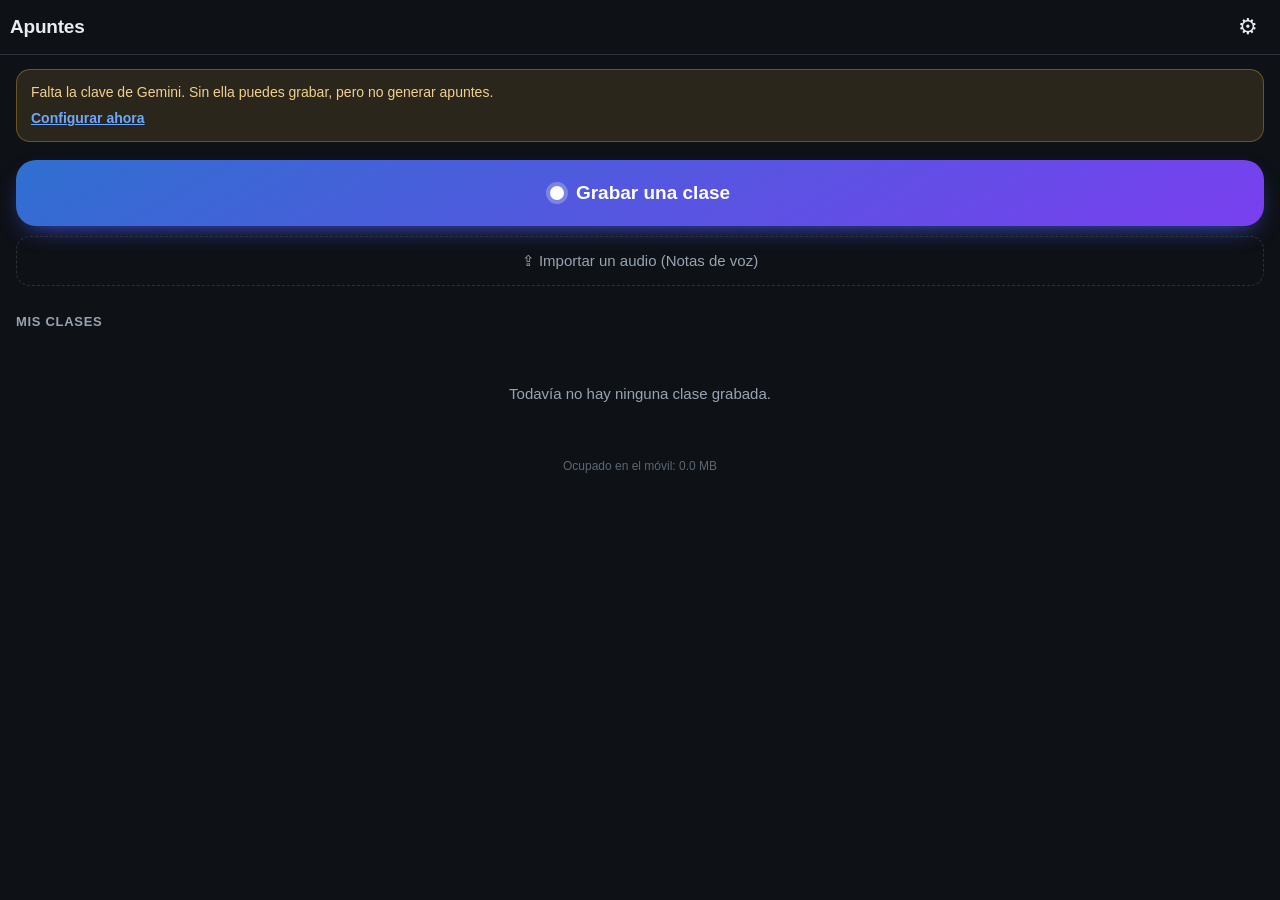
<file: index.html>
<!DOCTYPE html>
<html lang="es">
<head>
<meta charset="utf-8">
<meta name="viewport" content="width=device-width, initial-scale=1, viewport-fit=cover, maximum-scale=1">
<title>Apuntes de clase</title>
<meta name="theme-color" content="#0e1116">
<meta name="apple-mobile-web-app-capable" content="yes">
<meta name="apple-mobile-web-app-status-bar-style" content="black-translucent">
<meta name="apple-mobile-web-app-title" content="Apuntes">
<link rel="manifest" href="manifest.json">
<link rel="apple-touch-icon" href="icon-192.png">
<style>
:root{
  --bg:#0e1116;
  --bg2:#161b22;
  --bg3:#1e252e;
  --line:#2a323d;
  --tx:#e8edf4;
  --tx2:#98a4b3;
  --acc:#6ea8fe;
  --acc2:#2f6fd0;
  --red:#ff5b5b;
  --gold:#f5c045;
  --green:#4ec98a;
  --r:14px;
}
*{box-sizing:border-box;-webkit-tap-highlight-color:transparent}
html,body{height:100%}
body{
  margin:0;background:var(--bg);color:var(--tx);
  font:16px/1.5 -apple-system,BlinkMacSystemFont,"SF Pro Text","Segoe UI",Roboto,sans-serif;
  overscroll-behavior-y:none;
}
#app{height:100%}
.hidden{display:none !important}

.view{position:fixed;inset:0;display:flex;flex-direction:column;background:var(--bg)}
.scroll{
  flex:1;overflow-y:auto;-webkit-overflow-scrolling:touch;
  padding:0 16px calc(40px + env(safe-area-inset-bottom));
}

.topbar{
  display:flex;align-items:center;gap:8px;
  padding:calc(8px + env(safe-area-inset-top)) 10px 8px;
  border-bottom:1px solid var(--line);background:var(--bg);
}
.topbar h1{flex:1;font-size:19px;margin:0;font-weight:650;letter-spacing:-.2px;
  white-space:nowrap;overflow:hidden;text-overflow:ellipsis}
#view-session .topbar h1{text-align:center}
.icon-btn{
  width:44px;height:38px;border:0;background:transparent;color:var(--tx);
  font-size:22px;border-radius:10px;cursor:pointer;
}
.icon-btn:active{background:var(--bg3)}

/* ---- home ---- */
.record-cta{
  width:100%;margin:18px 0 10px;padding:22px;border:0;border-radius:20px;
  background:linear-gradient(150deg,#2f6fd0,#7a3ff0);color:#fff;
  font-size:19px;font-weight:650;display:flex;align-items:center;justify-content:center;gap:12px;
  box-shadow:0 10px 26px -12px #4a5cff;cursor:pointer;
}
.record-cta:active{transform:scale(.985)}
.record-cta .dot{width:14px;height:14px;border-radius:50%;background:#fff;
  box-shadow:0 0 0 4px rgba(255,255,255,.25)}
.import-cta{
  display:block;text-align:center;padding:13px;border:1px dashed var(--line);
  border-radius:var(--r);color:var(--tx2);font-size:15px;cursor:pointer;
}
.import-cta:active{background:var(--bg2)}

.section-title{font-size:13px;text-transform:uppercase;letter-spacing:.7px;color:var(--tx2);
  margin:26px 0 10px;font-weight:600}
.list{display:flex;flex-direction:column;gap:8px}
.card{
  background:var(--bg2);border:1px solid var(--line);border-radius:var(--r);
  padding:14px;display:flex;gap:12px;align-items:center;cursor:pointer;
}
.card:active{background:var(--bg3)}
.card .c-main{flex:1;min-width:0}
.card .c-title{font-weight:600;white-space:nowrap;overflow:hidden;text-overflow:ellipsis}
.card .c-sub{font-size:13px;color:var(--tx2);margin-top:2px}
.pill{font-size:11px;padding:4px 9px;border-radius:99px;font-weight:600;white-space:nowrap}
.pill.ok{background:rgba(78,201,138,.15);color:var(--green)}
.pill.todo{background:rgba(245,192,69,.15);color:var(--gold)}
.pill.err{background:rgba(255,91,91,.15);color:var(--red)}
.empty{color:var(--tx2);text-align:center;padding:26px 0;font-size:15px}
.storage-note{color:#5d6773;font-size:12px;text-align:center;margin-top:26px}

.banner{border-radius:var(--r);padding:12px 14px;font-size:14px;margin-top:14px;line-height:1.45}
.banner.warn{background:rgba(245,192,69,.12);border:1px solid rgba(245,192,69,.3);color:#f0d090}
.link{background:none;border:0;color:var(--acc);font:inherit;font-weight:600;padding:0;cursor:pointer;
  text-decoration:underline;display:block;margin-top:6px}

/* ---- recording ---- */
.rec-wrap{
  flex:1;display:flex;flex-direction:column;align-items:center;justify-content:center;
  padding:24px calc(20px + env(safe-area-inset-left)) calc(30px + env(safe-area-inset-bottom));
  text-align:center;
}
.rec-status{color:var(--tx2);font-size:14px;letter-spacing:.4px;text-transform:uppercase;font-weight:600}
.rec-status.live{color:var(--red)}
.rec-status.live::before{
  content:"";display:inline-block;width:9px;height:9px;border-radius:50%;
  background:var(--red);margin-right:8px;animation:blink 1.4s infinite;vertical-align:middle;
}
@keyframes blink{0%,100%{opacity:1}50%{opacity:.15}}
.timer{font-size:64px;font-weight:250;font-variant-numeric:tabular-nums;margin:6px 0 18px;letter-spacing:-2px}
.meter{width:min(300px,80%);height:8px;background:var(--bg3);border-radius:99px;overflow:hidden}
.meter-fill{height:100%;width:0;background:linear-gradient(90deg,var(--green),var(--gold));
  border-radius:99px;transition:width .08s linear}
.chunk-info{color:#5d6773;font-size:12px;margin-top:12px}
.marks{margin-top:14px;display:flex;flex-wrap:wrap;gap:6px;justify-content:center;max-width:320px}
.mark-chip{background:rgba(245,192,69,.14);color:var(--gold);border-radius:99px;padding:4px 10px;font-size:12px}
.rec-actions{margin-top:34px;width:min(340px,100%)}
.mark-btn{
  width:100%;padding:15px;border-radius:var(--r);border:1px solid rgba(245,192,69,.35);
  background:rgba(245,192,69,.1);color:var(--gold);font-size:16px;font-weight:600;cursor:pointer;
}
.mark-btn:active{background:rgba(245,192,69,.2)}
.row{display:flex;gap:10px;margin-top:10px}
.ghost-btn{
  flex:1;padding:15px;border-radius:var(--r);border:1px solid var(--line);
  background:var(--bg2);color:var(--tx);font-size:16px;font-weight:600;cursor:pointer;
}
.ghost-btn:active{background:var(--bg3)}
.ghost-btn.wide{width:100%;margin-top:10px}
.stop-btn{
  flex:1;padding:15px;border-radius:var(--r);border:0;background:var(--red);color:#fff;
  font-size:16px;font-weight:650;cursor:pointer;
}
.danger-btn{
  padding:14px;border-radius:var(--r);border:1px solid rgba(255,91,91,.3);
  background:rgba(255,91,91,.08);color:var(--red);font-size:15px;font-weight:600;cursor:pointer;
}
.danger-btn.wide{width:100%;margin-top:8px}
.rec-tip{color:#5d6773;font-size:12.5px;max-width:320px;margin:26px auto 0;line-height:1.5}

/* ---- tabs ---- */
.tabs{display:flex;border-bottom:1px solid var(--line);background:var(--bg)}
.tab{
  flex:1;padding:12px 4px;background:none;border:0;border-bottom:2px solid transparent;
  color:var(--tx2);font-size:14px;font-weight:600;cursor:pointer;
}
.tab.active{color:var(--tx);border-bottom-color:var(--acc)}

/* ---- notes ---- */
.process-box{margin-top:16px}
.big-btn{
  width:100%;padding:17px;border-radius:var(--r);border:0;
  background:var(--acc2);color:#fff;font-size:17px;font-weight:650;cursor:pointer;
}
.big-btn:disabled{opacity:.5}
.progress{margin-top:14px;background:var(--bg2);border:1px solid var(--line);border-radius:var(--r);padding:14px}
.progress .p-label{font-size:14px;color:var(--tx2);margin-bottom:9px}
.pbar{height:6px;background:var(--bg3);border-radius:99px;overflow:hidden}
.pbar > div{height:100%;width:0;background:var(--acc);transition:width .3s}

.nb{margin-top:22px}
.nb h2{font-size:15px;text-transform:uppercase;letter-spacing:.7px;color:var(--acc);
  margin:0 0 10px;font-weight:700}
.nb .resumen{background:var(--bg2);border:1px solid var(--line);border-left:3px solid var(--acc);
  border-radius:10px;padding:14px;line-height:1.6}
.nb ul{margin:0;padding-left:20px}
.nb li{margin:7px 0;line-height:1.55}
.sec{background:var(--bg2);border:1px solid var(--line);border-radius:12px;padding:14px;margin-bottom:10px}
.sec h3{margin:0 0 8px;font-size:16px}
.kv{background:var(--bg2);border:1px solid var(--line);border-radius:12px;padding:12px 14px;margin-bottom:8px}
.kv b{color:var(--tx)}
.kv span{color:var(--tx2)}
.formula{font-family:ui-monospace,Menlo,monospace;background:var(--bg3);padding:8px 10px;
  border-radius:8px;display:inline-block;margin-bottom:6px;font-size:15px}
.qa{background:var(--bg2);border:1px solid var(--line);border-radius:12px;margin-bottom:8px;overflow:hidden}
.qa summary{padding:13px 14px;cursor:pointer;font-weight:600;list-style:none}
.qa summary::-webkit-details-marker{display:none}
.qa summary::after{content:"＋";float:right;color:var(--tx2)}
.qa[open] summary::after{content:"−"}
.qa .a{padding:0 14px 14px;color:var(--tx2);line-height:1.6}
.actions-row{display:flex;gap:8px;margin-top:24px;flex-wrap:wrap}
.actions-row button{flex:1;min-width:130px;padding:13px;border-radius:12px;border:1px solid var(--line);
  background:var(--bg2);color:var(--tx);font-size:14px;font-weight:600;cursor:pointer}

/* ---- study ---- */
.flash{
  background:var(--bg2);border:1px solid var(--line);border-radius:18px;
  min-height:230px;display:flex;align-items:center;justify-content:center;
  padding:26px;text-align:center;font-size:19px;line-height:1.5;cursor:pointer;margin-top:18px;
}
.flash.back{background:var(--bg3);border-color:var(--acc2);font-size:17px;color:var(--tx)}
.flash-nav{display:flex;align-items:center;gap:10px;margin-top:14px}
.flash-nav button{flex:1;padding:14px;border-radius:12px;border:1px solid var(--line);
  background:var(--bg2);color:var(--tx);font-size:15px;font-weight:600;cursor:pointer}
.flash-count{color:var(--tx2);font-size:14px;min-width:64px;text-align:center;font-variant-numeric:tabular-nums}

/* ---- clips ---- */
.clip{background:var(--bg2);border:1px solid var(--line);border-radius:12px;padding:14px;margin-bottom:10px}
.clip.approx{border-style:dashed}
.clip-head{display:flex;align-items:center;gap:8px;font-size:12px;color:var(--tx2);margin-bottom:8px}
.clip-head .ctime{font-variant-numeric:tabular-nums;margin-left:auto}
.ctype{font-size:11px;padding:3px 8px;border-radius:99px;font-weight:700;text-transform:uppercase;letter-spacing:.4px;
  background:rgba(110,168,254,.15);color:var(--acc)}
.ctype.examen{background:rgba(255,91,91,.15);color:var(--red)}
.ctype.tarea,.ctype.aviso{background:rgba(245,192,69,.15);color:var(--gold)}
.ctype.formula,.ctype.definicion{background:rgba(78,201,138,.15);color:var(--green)}
.stars{color:var(--gold);letter-spacing:1px;font-size:11px}
.clip h3{margin:0 0 8px;font-size:16px;line-height:1.35}
.clip .cq{margin:0 0 8px;color:var(--tx2);font-style:italic;line-height:1.55;border-left:2px solid var(--line);padding-left:10px}
.clip .cs{margin:0;font-size:14px;line-height:1.5}
.clip-actions{display:flex;gap:8px;margin-top:12px}
.clip-actions button{flex:1;padding:11px;border-radius:10px;border:1px solid var(--line);background:var(--bg3);
  color:var(--tx);font-size:14px;font-weight:600;cursor:pointer;font-variant-numeric:tabular-nums}
.clip-actions button.play{background:var(--acc2);border-color:var(--acc2);color:#fff}
.clip-actions button.play.on{background:var(--bg3);border-color:var(--acc);color:var(--acc)}
.clip-actions button:disabled{opacity:.45}
.clip-intro{color:var(--tx2);font-size:13.5px;margin:16px 2px 12px;line-height:1.5}
.field label.toggle{display:flex;align-items:center;gap:12px;background:var(--bg2);border:1px solid var(--line);
  border-radius:12px;padding:12px 14px;cursor:pointer;font-weight:500;font-size:15px;margin-bottom:10px}
.toggle input{width:22px;height:22px;accent-color:var(--acc);margin:0;flex:none}

/* ---- raw ---- */
.raw-text{background:var(--bg2);border:1px solid var(--line);border-radius:12px;padding:14px;
  white-space:pre-wrap;line-height:1.65;font-size:15px;margin-top:16px;color:var(--tx2)}

/* ---- settings ---- */
.field{margin-top:22px}
.field label{display:block;font-size:14px;font-weight:600;margin-bottom:8px}
input[type=password],input[type=text],select,textarea{
  width:100%;padding:14px;border-radius:12px;border:1px solid var(--line);
  background:var(--bg2);color:var(--tx);font-size:16px;font-family:inherit;
  -webkit-appearance:none;appearance:none;
}
select{background-image:url("data:image/svg+xml;utf8,<svg xmlns='http://www.w3.org/2000/svg' width='12' height='8'><path d='M1 1l5 5 5-5' stroke='%2398a4b3' stroke-width='1.8' fill='none' stroke-linecap='round'/></svg>");
  background-repeat:no-repeat;background-position:right 14px center}
textarea{resize:vertical}
.hint{font-size:12.5px;color:var(--tx2);margin:8px 2px 0;line-height:1.5}
.hint.center{text-align:center;margin-top:34px}
.mono{font-family:ui-monospace,Menlo,monospace;color:var(--tx)}
.key-result{font-size:13px;margin-top:10px;line-height:1.5}
.key-result.ok{color:var(--green)}
.key-result.err{color:var(--red)}

/* ---- toast / sheet ---- */
.toast{
  position:fixed;left:50%;transform:translateX(-50%);
  bottom:calc(26px + env(safe-area-inset-bottom));
  background:#e8edf4;color:#0e1116;padding:11px 18px;border-radius:99px;
  font-size:14px;font-weight:600;z-index:99;max-width:88%;text-align:center;
  box-shadow:0 8px 24px rgba(0,0,0,.4);
}
.sheet{position:fixed;inset:0;z-index:100;display:flex;align-items:flex-end}
.sheet-bg{position:absolute;inset:0;background:rgba(0,0,0,.55)}
.sheet-card{
  position:relative;width:100%;background:var(--bg2);border-radius:22px 22px 0 0;
  padding:12px 12px calc(20px + env(safe-area-inset-bottom));
  border-top:1px solid var(--line);
}
.sheet-card button{
  width:100%;padding:16px;background:none;border:0;color:var(--tx);
  font-size:16px;text-align:left;border-radius:12px;cursor:pointer;
}
.sheet-card button:active{background:var(--bg3)}
.sheet-card button.d{color:var(--red)}

</style>
</head>
<body>

<div id="app">

  <!-- ================= HOME ================= -->
  <section class="view" id="view-home">
    <header class="topbar">
      <h1>Apuntes</h1>
      <button class="icon-btn" id="btn-settings" aria-label="Ajustes">⚙︎</button>
    </header>

    <div class="scroll">
      <div id="key-warning" class="banner warn hidden">
        Falta la clave de Gemini. Sin ella puedes grabar, pero no generar apuntes.
        <button class="link" id="btn-goto-settings">Configurar ahora</button>
      </div>

      <button class="record-cta" id="btn-new">
        <span class="dot"></span>
        <span>Grabar una clase</span>
      </button>

      <label class="import-cta">
        <input type="file" id="file-import" accept="audio/*,video/mp4" hidden>
        <span>⇪ Importar un audio (Notas de voz)</span>
      </label>

      <h2 class="section-title">Mis clases</h2>
      <div id="session-list" class="list"></div>
      <p class="empty" id="empty-msg">Todavía no hay ninguna clase grabada.</p>
      <div class="storage-note" id="storage-note"></div>
    </div>
  </section>

  <!-- ================= RECORDING ================= -->
  <section class="view hidden" id="view-rec">
    <div class="rec-wrap">
      <div class="rec-status" id="rec-status">Preparando micrófono…</div>
      <div class="timer" id="timer">00:00</div>

      <div class="meter"><div class="meter-fill" id="meter-fill"></div></div>

      <div class="chunk-info" id="chunk-info">Bloque 1 · guardado automático cada 3 min</div>

      <div class="marks" id="marks-list"></div>

      <div class="rec-actions">
        <button class="mark-btn" id="btn-mark">★ Marcar esto</button>
        <div class="row">
          <button class="ghost-btn" id="btn-pause">Pausa</button>
          <button class="stop-btn" id="btn-stop">Terminar</button>
        </div>
      </div>

      <p class="rec-tip">Deja el móvil con la pantalla encendida y la app abierta. iOS corta el micrófono si bloqueas el teléfono o cambias de app.</p>
    </div>
  </section>

  <!-- ================= SESSION DETAIL ================= -->
  <section class="view hidden" id="view-session">
    <header class="topbar">
      <button class="icon-btn" id="btn-back">‹</button>
      <h1 id="s-title">Clase</h1>
      <button class="icon-btn" id="btn-session-menu" aria-label="Opciones">⋯</button>
    </header>

    <div class="tabs" id="s-tabs">
      <button class="tab active" data-tab="notes">Apuntes</button>
      <button class="tab" data-tab="clips">✂ Clips</button>
      <button class="tab" data-tab="study">Estudiar</button>
      <button class="tab" data-tab="raw">Transcripción</button>
    </div>

    <div class="scroll" id="s-scroll">
      <div id="tab-notes" class="tabpane">
        <div id="process-box" class="process-box"></div>
        <div id="notes-render"></div>
      </div>

      <div id="tab-clips" class="tabpane hidden">
        <div id="clips-progress"></div>
        <div id="clips-render"></div>
      </div>

      <div id="tab-study" class="tabpane hidden">
        <div id="study-render"></div>
      </div>

      <div id="tab-raw" class="tabpane hidden">
        <div id="raw-render"></div>
      </div>
    </div>
  </section>

  <!-- ================= SETTINGS ================= -->
  <section class="view hidden" id="view-settings">
    <header class="topbar">
      <button class="icon-btn" id="btn-back-settings">‹</button>
      <h1>Ajustes</h1>
      <span style="width:44px"></span>
    </header>
    <div class="scroll">
      <div class="field">
        <label for="in-key">Clave de la API de Google Gemini</label>
        <input type="password" id="in-key" placeholder="Pega aquí tu clave" autocomplete="off" autocapitalize="off" spellcheck="false">
        <p class="hint">Se guarda solo en este móvil. Consíguela gratis en <span class="mono">aistudio.google.com/apikey</span></p>
        <button class="ghost-btn wide" id="btn-test-key">Probar clave y buscar modelos</button>
        <div id="key-result" class="key-result"></div>
      </div>

      <div class="field">
        <label for="in-model">Modelo</label>
        <select id="in-model"></select>
        <p class="hint">Flash es el más rápido y el que más cuota gratis tiene.</p>
      </div>

      <div class="field">
        <label for="in-lang">Idioma de las clases</label>
        <select id="in-lang">
          <option value="español">Español</option>
          <option value="inglés">Inglés</option>
          <option value="catalán">Catalán</option>
          <option value="gallego">Gallego</option>
          <option value="euskera">Euskera</option>
          <option value="francés">Francés</option>
          <option value="alemán">Alemán</option>
          <option value="italiano">Italiano</option>
          <option value="portugués">Portugués</option>
        </select>
      </div>

      <div class="field">
        <label for="in-seg">Duración de cada bloque de audio</label>
        <select id="in-seg">
          <option value="120">2 minutos</option>
          <option value="180">3 minutos (recomendado)</option>
          <option value="300">5 minutos</option>
        </select>
        <p class="hint">Bloques cortos = más seguro si algo falla. Bloques largos = menos peticiones a la API.</p>
      </div>

      <div class="field">
        <label for="in-notes-style">Estilo de los apuntes</label>
        <textarea id="in-notes-style" rows="3" placeholder="Ej: soy de 2º de Bachillerato, explícamelo sencillo y con ejemplos"></textarea>
        <p class="hint">Contexto extra que se le pasa a la IA en cada clase.</p>
      </div>

      <div class="field">
        <label>Clipping automático</label>
        <label class="toggle"><input type="checkbox" id="in-autoclip"><span>Recortar solos los momentos clave de cada clase</span></label>
        <select id="in-clipmax">
          <option value="5">Hasta 5 clips por clase</option>
          <option value="8">Hasta 8 clips por clase (recomendado)</option>
          <option value="12">Hasta 12 clips por clase</option>
        </select>
        <p class="hint">Al generar los apuntes, un agente lee la transcripción, elige lo que merece la pena volver a escuchar (avisos de examen, definiciones, fórmulas, tareas, respuestas a dudas…) y guarda un recorte de audio de cada momento antes de borrar el audio de la clase. Los minutos que marques con ★ siempre tienen su clip.</p>
      </div>

      <div class="field">
        <label>Datos guardados</label>
        <div id="settings-storage" class="hint"></div>
        <button class="danger-btn wide" id="btn-wipe-audio">Borrar todos los audios ya procesados</button>
      </div>

      <p class="hint center">v1.1 · Todo se guarda en tu móvil. El audio solo sale de aquí cuando pulsas «Generar apuntes».</p>
    </div>
  </section>

</div>

<div id="toast" class="toast hidden"></div>

<div id="sheet" class="sheet hidden">
  <div class="sheet-bg"></div>
  <div class="sheet-card" id="sheet-card"></div>
</div>

<script>
/* ==========================================================
   Apuntes de clase — graba, transcribe, recorta y estudia
   Todo se guarda en el móvil. El audio solo sale al pulsar
   "Generar apuntes" (va a la API de Google Gemini). Después,
   un agente de clipping recorta los momentos clave de la clase.
   ========================================================== */
'use strict';

const API_BASE = 'https://generativelanguage.googleapis.com/v1beta';
const DEFAULT_MODELS = ['gemini-flash-latest', 'gemini-2.5-flash',
                        'gemini-flash-lite-latest', 'gemini-pro-latest', 'gemini-2.5-pro'];
const TARGET_RATE = 16000;

/* ---------- settings ---------- */
const S = {
  get key()        { return localStorage.getItem('gkey') || ''; },
  set key(v)       { localStorage.setItem('gkey', v); },
  get model()      { return localStorage.getItem('gmodel') || DEFAULT_MODELS[0]; },
  set model(v)     { localStorage.setItem('gmodel', v); },
  get lang()       { return localStorage.getItem('glang') || 'español'; },
  set lang(v)      { localStorage.setItem('glang', v); },
  get seg()        { return parseInt(localStorage.getItem('gseg') || '180', 10); },
  set seg(v)       { localStorage.setItem('gseg', String(v)); },
  get style()      { return localStorage.getItem('gstyle') || ''; },
  set style(v)     { localStorage.setItem('gstyle', v); },
  get models()     { try { return JSON.parse(localStorage.getItem('gmodels')) || DEFAULT_MODELS; } catch (e) { return DEFAULT_MODELS; } },
  set models(v)    { localStorage.setItem('gmodels', JSON.stringify(v)); },
  get autoClip()   { return localStorage.getItem('gclip') !== '0'; },
  set autoClip(v)  { localStorage.setItem('gclip', v ? '1' : '0'); },
  get clipMax()    { return parseInt(localStorage.getItem('gclipmax') || '8', 10); },
  set clipMax(v)   { localStorage.setItem('gclipmax', String(v)); }
};

/* ---------- tiny helpers ---------- */
const $ = (s) => document.querySelector(s);
const $$ = (s) => Array.from(document.querySelectorAll(s));
const esc = (s) => String(s == null ? '' : s)
  .replace(/&/g, '&amp;').replace(/</g, '&lt;').replace(/>/g, '&gt;')
  .replace(/"/g, '&quot;');
const pad = (n) => String(n).padStart(2, '0');

function fmtTime(ms) {
  const t = Math.floor(ms / 1000);
  const h = Math.floor(t / 3600), m = Math.floor((t % 3600) / 60), s = t % 60;
  return (h ? h + ':' + pad(m) : pad(m)) + ':' + pad(s);
}
function fmtDate(ts) {
  const d = new Date(ts);
  const today = new Date();
  const sameDay = d.toDateString() === today.toDateString();
  const opts = { hour: '2-digit', minute: '2-digit' };
  if (sameDay) return 'Hoy ' + d.toLocaleTimeString('es-ES', opts);
  return d.toLocaleDateString('es-ES', { day: 'numeric', month: 'short' }) +
         ' ' + d.toLocaleTimeString('es-ES', opts);
}
function fmtMB(bytes) {
  if (!bytes) return '0 MB';
  return (bytes / 1048576).toFixed(bytes > 10485760 ? 0 : 1) + ' MB';
}
let toastTimer = null;
function toast(msg, ms) {
  const t = $('#toast');
  t.textContent = msg;
  t.classList.remove('hidden');
  clearTimeout(toastTimer);
  toastTimer = setTimeout(() => t.classList.add('hidden'), ms || 2600);
}
function sleep(ms) { return new Promise(r => setTimeout(r, ms)); }

/* ==========================================================
   IndexedDB
   ========================================================== */
let _db = null;
function db() {
  if (_db) return Promise.resolve(_db);
  return new Promise((res, rej) => {
    const req = indexedDB.open('apuntes', 2);
    req.onupgradeneeded = () => {
      const d = req.result;
      if (!d.objectStoreNames.contains('sessions')) {
        d.createObjectStore('sessions', { keyPath: 'id' });
      }
      if (!d.objectStoreNames.contains('chunks')) {
        const st = d.createObjectStore('chunks', { keyPath: 'id' });
        st.createIndex('bySession', 'sessionId');
      }
      if (!d.objectStoreNames.contains('clips')) {
        const st = d.createObjectStore('clips', { keyPath: 'id' });
        st.createIndex('bySession', 'sessionId');
      }
    };
    req.onsuccess = () => { _db = req.result; res(_db); };
    req.onerror = () => rej(req.error);
  });
}
function tx(store, mode) {
  return db().then(d => d.transaction(store, mode).objectStore(store));
}
function idbReq(r) {
  return new Promise((res, rej) => { r.onsuccess = () => res(r.result); r.onerror = () => rej(r.error); });
}
async function putSession(s)  { return idbReq((await tx('sessions', 'readwrite')).put(s)); }
async function getSession(id) { return idbReq((await tx('sessions', 'readonly')).get(id)); }
async function allSessions()  {
  const r = await idbReq((await tx('sessions', 'readonly')).getAll());
  return (r || []).sort((a, b) => b.createdAt - a.createdAt);
}
async function delSession(id) {
  const cs = await getChunks(id);
  const st = await tx('chunks', 'readwrite');
  cs.forEach(c => st.delete(c.id));
  await delClips(id);
  return idbReq((await tx('sessions', 'readwrite')).delete(id));
}
async function putChunk(c)    { return idbReq((await tx('chunks', 'readwrite')).put(c)); }
async function getChunks(sessionId) {
  const store = await tx('chunks', 'readonly');
  const r = await idbReq(store.index('bySession').getAll(sessionId));
  return (r || []).sort((a, b) => a.index - b.index);
}
async function dropAudio(sessionId) {
  const cs = await getChunks(sessionId);
  const st = await tx('chunks', 'readwrite');
  for (const c of cs) { c.blob = null; c.size = c.size || 0; st.put(c); }
}
async function putClip(k)     { return idbReq((await tx('clips', 'readwrite')).put(k)); }
async function getClips(sessionId) {
  const store = await tx('clips', 'readonly');
  const r = await idbReq(store.index('bySession').getAll(sessionId));
  return (r || []).sort((a, b) => a.index - b.index);
}
async function delClips(sessionId) {
  const ks = await getClips(sessionId);
  if (!ks.length) return;
  const st = await tx('clips', 'readwrite');
  ks.forEach(k => st.delete(k.id));
}

/* ==========================================================
   Router
   ========================================================== */
const VIEWS = ['home', 'rec', 'session', 'settings'];
let currentView = 'home';
let prevView = 'home';
function show(v) {
  if (v !== currentView) prevView = currentView;
  VIEWS.forEach(n => $('#view-' + n).classList.toggle('hidden', n !== v));
  currentView = v;
  const sc = $('#view-' + v + ' .scroll');
  if (sc) sc.scrollTop = 0;
}

/* ==========================================================
   HOME
   ========================================================== */
async function renderHome() {
  $('#key-warning').classList.toggle('hidden', !!S.key);
  const list = $('#session-list');
  const sessions = await allSessions();
  $('#empty-msg').classList.toggle('hidden', sessions.length > 0);
  list.innerHTML = sessions.map(s => {
    let pill = '<span class="pill todo">Sin apuntes</span>';
    if (s.status === 'listo') pill = '<span class="pill ok">Listo</span>';
    else if (s.status === 'error') pill = '<span class="pill err">Error</span>';
    else if (s.status === 'procesando') pill = '<span class="pill todo">Procesando…</span>';
    const sub = fmtDate(s.createdAt) + ' · ' + fmtTime(s.durationMs || 0) +
                (s.marks && s.marks.length ? ' · ★' + s.marks.length : '') +
                (s.clipCount ? ' · ✂' + s.clipCount : '');
    return '<div class="card" data-id="' + esc(s.id) + '">' +
             '<div class="c-main"><div class="c-title">' + esc(s.title || 'Clase sin título') + '</div>' +
             '<div class="c-sub">' + esc(sub) + '</div></div>' + pill + '</div>';
  }).join('');
  list.querySelectorAll('.card').forEach(c => {
    c.onclick = () => openSession(c.dataset.id);
  });
  updateStorageNote();
}

async function usedBytes() {
  try {
    if (navigator.storage && navigator.storage.estimate) {
      const e = await navigator.storage.estimate();
      return e.usage || 0;
    }
  } catch (e) {}
  return 0;
}
async function updateStorageNote() {
  const b = await usedBytes();
  const txt = b ? 'Ocupado en el móvil: ' + fmtMB(b) : '';
  $('#storage-note').textContent = txt;
  const ss = $('#settings-storage');
  if (ss) ss.textContent = b ? 'Esta app ocupa ahora mismo ' + fmtMB(b) + ' en tu iPhone.' : '';
}

/* ==========================================================
   GRABACIÓN
   ========================================================== */
const R = {
  stream: null, rec: null, ctx: null, analyser: null, raf: null,
  session: null, index: 0, parts: [], mime: '',
  startedAt: 0, pausedAt: 0, pausedTotal: 0,
  rotating: false, stopping: false, paused: false,
  segTimer: null, uiTimer: null, wakeLock: null, wasHidden: false, segStart: 0
};

function pickMime() {
  const opts = ['audio/mp4', 'audio/mp4;codecs=mp4a.40.2', 'audio/aac',
                'audio/webm;codecs=opus', 'audio/webm', 'audio/ogg;codecs=opus'];
  for (const m of opts) {
    try { if (window.MediaRecorder && MediaRecorder.isTypeSupported(m)) return m; } catch (e) {}
  }
  return '';
}

async function startRecording() {
  if (!window.MediaRecorder || !navigator.mediaDevices) {
    return toast('Este navegador no puede grabar. Usa Safari o Chrome actualizados.', 4200);
  }
  show('rec');
  $('#rec-status').textContent = 'Preparando micrófono…';
  $('#rec-status').classList.remove('live');
  $('#timer').textContent = '00:00';
  $('#marks-list').innerHTML = '';
  $('#btn-pause').textContent = 'Pausa';

  try {
    R.stream = await navigator.mediaDevices.getUserMedia({
      audio: {
        channelCount: 1,
        echoCancellation: false,
        noiseSuppression: true,
        autoGainControl: true
      }
    });
  } catch (e) {
    show('home');
    return toast('No me has dado permiso de micrófono.', 4000);
  }

  R.mime = pickMime();
  R.index = 0; R.parts = []; R.stopping = false; R.paused = false;
  R.pausedTotal = 0; R.startedAt = Date.now(); R.wasHidden = false;

  R.session = {
    id: 'c' + Date.now(),
    title: 'Clase del ' + new Date().toLocaleDateString('es-ES', { day: 'numeric', month: 'long' }),
    createdAt: Date.now(),
    durationMs: 0,
    marks: [],
    chunkCount: 0,
    status: 'pendiente',
    transcript: '',
    notes: null,
    source: 'grabacion'
  };
  await putSession(R.session);

  startMeter();
  startSegment();
  requestWakeLock();

  R.uiTimer = setInterval(tickUI, 250);
  $('#rec-status').textContent = 'Grabando';
  $('#rec-status').classList.add('live');
}

function startSegment() {
  const opts = {};
  if (R.mime) opts.mimeType = R.mime;
  opts.audioBitsPerSecond = 64000;
  let rec;
  try { rec = new MediaRecorder(R.stream, opts); }
  catch (e) { rec = new MediaRecorder(R.stream); }
  R.rec = rec;
  R.parts = [];

  rec.ondataavailable = (e) => { if (e.data && e.data.size > 0) R.parts.push(e.data); };
  rec.onstop = async () => {
    const type = R.mime || (R.parts[0] && R.parts[0].type) || 'audio/mp4';
    const blob = new Blob(R.parts, { type });
    R.parts = [];
    const segStart = R.segStart, segEnd = elapsed();
    if (blob.size > 1000) {
      const i = R.index++;
      await putChunk({
        id: R.session.id + ':' + pad(i), sessionId: R.session.id, index: i,
        blob, mime: type, size: blob.size, wav: false, transcript: '',
        startMs: segStart, endMs: segEnd
      });
      R.session.chunkCount = R.index;
      R.session.durationMs = elapsed();
      await putSession(R.session);
      $('#chunk-info').textContent = 'Bloque ' + (R.index + 1) + ' · ' + R.index +
        ' bloque' + (R.index === 1 ? '' : 's') + ' ya guardado' + (R.index === 1 ? '' : 's');
    }
    if (!R.stopping) startSegment();
    else finishStop();
  };

  R.segStart = elapsed();
  rec.start();
  clearTimeout(R.segTimer);
  R.segTimer = setTimeout(rotate, S.seg * 1000);
}

function rotate() {
  if (R.stopping || R.paused || !R.rec) return;
  if (R.rec.state === 'recording') { R.rotating = true; R.rec.stop(); }
}

function elapsed() {
  const now = R.paused ? R.pausedAt : Date.now();
  return now - R.startedAt - R.pausedTotal;
}
function tickUI() {
  $('#timer').textContent = fmtTime(elapsed());
}

function startMeter() {
  try {
    const AC = window.AudioContext || window.webkitAudioContext;
    R.ctx = new AC();
    if (R.ctx.state === 'suspended') R.ctx.resume();
    const src = R.ctx.createMediaStreamSource(R.stream);
    R.analyser = R.ctx.createAnalyser();
    R.analyser.fftSize = 1024;
    src.connect(R.analyser);
    const data = new Uint8Array(R.analyser.fftSize);
    let smooth = 0;
    const loop = () => {
      R.analyser.getByteTimeDomainData(data);
      let sum = 0;
      for (let i = 0; i < data.length; i++) { const v = (data[i] - 128) / 128; sum += v * v; }
      const rms = Math.sqrt(sum / data.length);
      const lvl = Math.min(1, rms * 4.5);
      smooth = Math.max(lvl, smooth * 0.88);
      $('#meter-fill').style.width = (smooth * 100).toFixed(1) + '%';
      R.raf = requestAnimationFrame(loop);
    };
    loop();
  } catch (e) { /* meter is cosmetic */ }
}

async function requestWakeLock() {
  try {
    if ('wakeLock' in navigator) {
      R.wakeLock = await navigator.wakeLock.request('screen');
      R.wakeLock.addEventListener('release', () => { R.wakeLock = null; });
    }
  } catch (e) {}
}

document.addEventListener('visibilitychange', () => {
  if (document.visibilityState === 'visible') {
    if (R.rec && !R.stopping) {
      requestWakeLock();
      if (R.wasHidden) {
        toast('Saliste de la app: puede que se haya perdido audio.', 4200);
        R.wasHidden = false;
      }
    }
  } else if (R.rec && !R.stopping) {
    R.wasHidden = true;
  }
});

function togglePause() {
  if (!R.rec) return;
  if (!R.paused) {
    try { R.rec.pause(); } catch (e) { return toast('Este navegador no permite pausar.'); }
    R.paused = true; R.pausedAt = Date.now();
    clearTimeout(R.segTimer);
    $('#btn-pause').textContent = 'Seguir';
    $('#rec-status').textContent = 'En pausa';
    $('#rec-status').classList.remove('live');
  } else {
    try { R.rec.resume(); } catch (e) {}
    R.pausedTotal += Date.now() - R.pausedAt;
    R.paused = false;
    R.segTimer = setTimeout(rotate, S.seg * 1000);
    $('#btn-pause').textContent = 'Pausa';
    $('#rec-status').textContent = 'Grabando';
    $('#rec-status').classList.add('live');
  }
}

function addMark() {
  if (!R.session) return;
  const t = elapsed();
  R.session.marks.push({ t, label: fmtTime(t) });
  putSession(R.session);
  const chips = R.session.marks.slice(-8).map(m =>
    '<span class="mark-chip">★ ' + esc(m.label) + '</span>').join('');
  $('#marks-list').innerHTML = chips;
  toast('Momento marcado en ' + fmtTime(t));
}

async function stopRecording() {
  if (!R.rec) return;
  R.stopping = true;
  clearTimeout(R.segTimer);
  clearInterval(R.uiTimer);
  $('#rec-status').textContent = 'Guardando…';
  $('#rec-status').classList.remove('live');
  if (R.paused) { try { R.rec.resume(); } catch (e) {} }
  try { R.rec.stop(); } catch (e) { finishStop(); }
}

async function finishStop() {
  cancelAnimationFrame(R.raf);
  try { R.stream.getTracks().forEach(t => t.stop()); } catch (e) {}
  try { if (R.ctx) R.ctx.close(); } catch (e) {}
  try { if (R.wakeLock) R.wakeLock.release(); } catch (e) {}
  R.wakeLock = null;

  const id = R.session ? R.session.id : null;
  if (R.session) {
    R.session.durationMs = elapsed();
    R.session.chunkCount = R.index;
    await putSession(R.session);
  }
  R.rec = null; R.stream = null; R.session = null;

  if (id) {
    const s = await getSession(id);
    if (!s || !s.chunkCount) { await delSession(id); toast('No se grabó nada.'); show('home'); return renderHome(); }
    openSession(id);
  } else { show('home'); renderHome(); }
}

/* ==========================================================
   AUDIO -> WAV 16 kHz mono
   ========================================================== */
function decode(arrayBuffer) {
  const AC = window.AudioContext || window.webkitAudioContext;
  let ctx;
  try { ctx = new AC({ sampleRate: TARGET_RATE }); } catch (e) { ctx = new AC(); }
  return new Promise((res, rej) => {
    let done = false;
    const ok = (b) => { if (!done) { done = true; res({ buf: b, ctx }); } };
    const bad = (e) => { if (!done) { done = true; rej(e || new Error('No se pudo leer el audio')); } };
    let p;
    try { p = ctx.decodeAudioData(arrayBuffer, ok, bad); } catch (e) { return bad(e); }
    if (p && p.then) p.then(ok, bad);
  });
}

function mixMono(audioBuffer) {
  const n = audioBuffer.numberOfChannels;
  const len = audioBuffer.length;
  if (n === 1) return audioBuffer.getChannelData(0);
  const out = new Float32Array(len);
  for (let c = 0; c < n; c++) {
    const d = audioBuffer.getChannelData(c);
    for (let i = 0; i < len; i++) out[i] += d[i] / n;
  }
  return out;
}

function resample(data, srcRate, dstRate) {
  if (srcRate === dstRate) return data;
  const ratio = srcRate / dstRate;
  const outLen = Math.floor(data.length / ratio);
  const out = new Float32Array(outLen);
  for (let i = 0; i < outLen; i++) {
    const start = Math.floor(i * ratio);
    let end = Math.floor((i + 1) * ratio);
    if (end <= start) end = start + 1;
    if (end > data.length) end = data.length;
    let sum = 0;
    for (let j = start; j < end; j++) sum += data[j];
    out[i] = sum / (end - start);
  }
  return out;
}

function encodeWav(samples, rate) {
  const bytes = samples.length * 2;
  const buf = new ArrayBuffer(44 + bytes);
  const v = new DataView(buf);
  const str = (o, s) => { for (let i = 0; i < s.length; i++) v.setUint8(o + i, s.charCodeAt(i)); };
  str(0, 'RIFF'); v.setUint32(4, 36 + bytes, true); str(8, 'WAVE');
  str(12, 'fmt '); v.setUint32(16, 16, true); v.setUint16(20, 1, true);
  v.setUint16(22, 1, true); v.setUint32(24, rate, true);
  v.setUint32(28, rate * 2, true); v.setUint16(32, 2, true); v.setUint16(34, 16, true);
  str(36, 'data'); v.setUint32(40, bytes, true);
  let o = 44;
  for (let i = 0; i < samples.length; i++) {
    let s = samples[i];
    s = s < -1 ? -1 : s > 1 ? 1 : s;
    v.setInt16(o, s < 0 ? s * 0x8000 : s * 0x7fff, true);
    o += 2;
  }
  return new Blob([buf], { type: 'audio/wav' });
}

/** blob de audio (m4a/webm/...) -> Blob wav 16k mono */
async function toWav(blob) {
  const ab = await blob.arrayBuffer();
  const { buf, ctx } = await decode(ab);
  const mono = mixMono(buf);
  const rs = resample(mono, buf.sampleRate, TARGET_RATE);
  const wav = encodeWav(rs, TARGET_RATE);
  try { ctx.close(); } catch (e) {}
  return wav;
}

/** un audio largo -> varios Blobs wav de segSec */
async function toWavSlices(blob, segSec) {
  const ab = await blob.arrayBuffer();
  const { buf, ctx } = await decode(ab);
  const mono = mixMono(buf);
  const rs = resample(mono, buf.sampleRate, TARGET_RATE);
  try { ctx.close(); } catch (e) {}
  const per = segSec * TARGET_RATE;
  const out = [];
  for (let o = 0; o < rs.length; o += per) {
    out.push(encodeWav(rs.subarray(o, Math.min(o + per, rs.length)), TARGET_RATE));
  }
  return { slices: out, durationMs: Math.round(rs.length / TARGET_RATE * 1000) };
}

/** ajusta el tipo MIME a los que acepta Gemini */
function apiMime(t) {
  t = (t || '').split(';')[0].toLowerCase();
  if (t === 'audio/mp4' || t === 'audio/x-m4a' || t === 'audio/m4a' || t === 'video/mp4') return 'audio/aac';
  if (t === 'audio/mpeg' || t === 'audio/mpga') return 'audio/mp3';
  if (t === 'audio/webm') return 'audio/ogg';
  if (!t) return 'audio/wav';
  return t;
}

function blobToBase64(blob) {
  return new Promise((res, rej) => {
    const fr = new FileReader();
    fr.onload = () => {
      const s = String(fr.result);
      res(s.slice(s.indexOf(',') + 1));
    };
    fr.onerror = () => rej(fr.error);
    fr.readAsDataURL(blob);
  });
}

/* ==========================================================
   GEMINI
   ========================================================== */
async function gemini(parts, opt) {
  opt = opt || {};
  const key = S.key;
  if (!key) throw new Error('Falta la clave de la API en Ajustes.');
  const body = {
    contents: [{ role: 'user', parts }],
    generationConfig: { temperature: opt.temp == null ? 0.2 : opt.temp }
  };
  if (opt.maxTokens) body.generationConfig.maxOutputTokens = opt.maxTokens;
  if (opt.schema) {
    body.generationConfig.responseMimeType = 'application/json';
    body.generationConfig.responseSchema = opt.schema;
  }
  const url = API_BASE + '/models/' + encodeURIComponent(S.model) + ':generateContent';
  const headers = { 'Content-Type': 'application/json', 'X-goog-api-key': key };

  let lastErr = null;
  const waits = [4000, 12000, 30000];
  for (let attempt = 0; attempt <= waits.length; attempt++) {
    let r;
    try {
      r = await fetch(url, { method: 'POST', headers, body: JSON.stringify(body) });
    } catch (e) {
      lastErr = new Error('Sin conexión con Google. Revisa el wifi/datos.');
      if (attempt < waits.length) { await sleep(waits[attempt]); continue; }
      throw lastErr;
    }
    if (r.status === 429 || r.status === 503 || r.status === 500) {
      lastErr = new Error(r.status === 429
        ? 'Has llegado al límite gratuito por minuto. Reintentando…'
        : 'Google va saturado. Reintentando…');
      if (attempt < waits.length) { await sleep(waits[attempt]); continue; }
      throw new Error(r.status === 429
        ? 'Límite de la cuota gratuita alcanzado. Espera unos minutos y pulsa "Continuar".'
        : 'El servidor de Google no responde. Inténtalo en un rato.');
    }
    if (!r.ok) {
      let msg = 'Error ' + r.status;
      try {
        const j = await r.json();
        if (j && j.error && j.error.message) msg = j.error.message;
      } catch (e) {}
      // el modelo ya no existe: buscamos otro parecido y reintentamos una vez
      if (r.status === 404 && !opt._retried) {
        try {
          const ms = await listModels();
          const pick = ms.find(m => /flash-latest$/.test(m)) ||
                       ms.find(m => /2\.5-flash$/.test(m)) ||
                       ms.find(m => /flash/.test(m)) || ms[0];
          if (pick) {
            S.models = ms; S.model = pick;
            const o = {}; for (const k in opt) o[k] = opt[k];
            o._retried = true;
            return await gemini(parts, o);
          }
        } catch (e2) {}
        msg = 'El modelo "' + S.model + '" no existe para tu clave. Ve a Ajustes → Probar clave y elige otro.';
      }
      if ((r.status === 400 || r.status === 401 || r.status === 403) && /API key|credential|permission/i.test(msg)) {
        msg = 'La clave de la API no vale o no tiene permiso. Revísala en Ajustes.';
      }
      throw new Error(msg);
    }
    const j = await r.json();
    const cand = j.candidates && j.candidates[0];
    if (!cand) {
      const bf = j.promptFeedback && j.promptFeedback.blockReason;
      throw new Error(bf ? 'Google bloqueó esta petición (' + bf + ').' : 'Respuesta vacía de Google.');
    }
    const txt = (cand.content && cand.content.parts || [])
      .map(p => p.text || '').join('').trim();
    if (!txt && cand.finishReason === 'MAX_TOKENS') throw new Error('La respuesta se cortó por longitud.');
    return txt;
  }
  throw lastErr || new Error('Fallo desconocido');
}

async function listModels() {
  const key = S.key;
  if (!key) throw new Error('Escribe primero la clave.');
  const r = await fetch(API_BASE + '/models?pageSize=200', {
    headers: { 'X-goog-api-key': key }
  });
  if (!r.ok) {
    let m = 'Error ' + r.status;
    try { const j = await r.json(); if (j.error && j.error.message) m = j.error.message; } catch (e) {}
    throw new Error(m);
  }
  const j = await r.json();
  return (j.models || [])
    .filter(m => (m.supportedGenerationMethods || []).indexOf('generateContent') >= 0)
    .map(m => m.name.replace('models/', ''))
    .filter(n => /gemini/i.test(n) && !/embedding|aqa|vision-latest/i.test(n))
    .sort();
}

/* ---------- prompts ---------- */
function transcribePrompt(ctxTail, i, total) {
  return [
    'Eres un transcriptor de clases universitarias. Este es el bloque ' + (i + 1) + ' de ' + total +
      ' de la grabación de una clase en ' + S.lang + '.',
    'Transcribe TODO lo que se oiga, palabra por palabra, en ' + S.lang + '.',
    'Reglas:',
    '- No resumas, no inventes y no añadas comentarios tuyos.',
    '- Mantén los tecnicismos, nombres propios, fechas, fórmulas y cifras tal cual.',
    '- Si algo no se entiende escribe [inaudible].',
    '- Si hay preguntas de alumnos, márcalas con "Alumno:" y la respuesta con "Profesor:".',
    '- Si el bloque empieza a mitad de una frase, continúala sin más.',
    '- Devuelve solo el texto de la transcripción.',
    ctxTail ? '\nFinal del bloque anterior (solo para continuar bien, NO lo repitas):\n"…' + ctxTail + '"' : ''
  ].join('\n');
}

const NOTES_SCHEMA = {
  type: 'OBJECT',
  properties: {
    titulo: { type: 'STRING' },
    asignatura: { type: 'STRING' },
    resumen: { type: 'STRING' },
    secciones: {
      type: 'ARRAY',
      items: {
        type: 'OBJECT',
        properties: { titulo: { type: 'STRING' }, puntos: { type: 'ARRAY', items: { type: 'STRING' } } },
        required: ['titulo', 'puntos']
      }
    },
    conceptos: {
      type: 'ARRAY',
      items: {
        type: 'OBJECT',
        properties: { termino: { type: 'STRING' }, definicion: { type: 'STRING' } },
        required: ['termino', 'definicion']
      }
    },
    formulas: {
      type: 'ARRAY',
      items: {
        type: 'OBJECT',
        properties: { expresion: { type: 'STRING' }, explicacion: { type: 'STRING' } },
        required: ['expresion', 'explicacion']
      }
    },
    tareas: {
      type: 'ARRAY',
      items: {
        type: 'OBJECT',
        properties: { descripcion: { type: 'STRING' }, fecha: { type: 'STRING' } },
        required: ['descripcion']
      }
    },
    subrayado_profesor: { type: 'ARRAY', items: { type: 'STRING' } },
    dudas: { type: 'ARRAY', items: { type: 'STRING' } },
    preguntas_examen: {
      type: 'ARRAY',
      items: {
        type: 'OBJECT',
        properties: { pregunta: { type: 'STRING' }, respuesta: { type: 'STRING' } },
        required: ['pregunta', 'respuesta']
      }
    },
    flashcards: {
      type: 'ARRAY',
      items: {
        type: 'OBJECT',
        properties: { anverso: { type: 'STRING' }, reverso: { type: 'STRING' } },
        required: ['anverso', 'reverso']
      }
    }
  },
  required: ['titulo', 'resumen', 'secciones', 'conceptos', 'preguntas_examen', 'flashcards']
};

function notesPrompt(session, transcript) {
  const marks = (session.marks || []).length
    ? '\nEl alumno marcó como IMPORTANTES estos minutos de la clase: ' +
      session.marks.map(m => m.label).join(', ') +
      '. Asegúrate de que lo explicado en esos momentos aparezca bien desarrollado.\n'
    : '';
  const style = S.style ? '\nContexto del alumno: ' + S.style + '\n' : '';
  return [
    'Eres el mejor compañero de clase posible: el que toma unos apuntes tan buenos que todo el mundo se los pide.',
    'Abajo tienes la transcripción automática de una clase (puede tener errores de reconocimiento de voz: corrígelos con sentido común según el contexto).',
    'Escribe unos apuntes en ' + S.lang + ' para estudiar y aprobar, no un resumen genérico.',
    marks + style,
    'Instrucciones:',
    '- "resumen": 4-6 frases con la idea central de la clase y para qué sirve.',
    '- "secciones": el esquema de la clase en orden. Cada sección con puntos claros y completos, con los ejemplos y números que dio el profesor. Explica el porqué, no solo el qué.',
    '- "conceptos": todo término técnico que aparezca, con una definición que se entienda.',
    '- "formulas": fórmulas, reglas o algoritmos mencionados (vacío si no hay).',
    '- "tareas": deberes, entregas, lecturas o fechas que haya dicho (vacío si no hay).',
    '- "subrayado_profesor": frases del profesor tipo "esto entra en el examen", "esto es lo importante", "acordaos de esto".',
    '- "dudas": puntos que quedaron confusos en la clase o que conviene repasar por tu cuenta.',
    '- "preguntas_examen": 6-10 preguntas de examen realistas con su respuesta correcta y completa.',
    '- "flashcards": 10-16 tarjetas cortas (anverso = pregunta o término, reverso = respuesta breve).',
    '- Si la transcripción está casi vacía o no es una clase, dilo en "resumen" y deja el resto vacío.',
    '- No inventes contenido que no esté en la clase.',
    '',
    'TRANSCRIPCIÓN:',
    '"""', transcript, '"""'
  ].join('\n');
}


/* ==========================================================
   AGENTE DE CLIPPING AUTOMÁTICO
   1) Lee la transcripción por bloques y elige los momentos que
      merece la pena volver a escuchar.
   2) Localiza cada cita dentro del bloque para estimar el minuto.
   3) Recorta el audio de ese tramo (wav 16 kHz) y lo guarda.
   Se ejecuta solo al generar los apuntes, antes de borrar el audio.
   ========================================================== */
const CLIP_TYPES = ['examen', 'definicion', 'formula', 'ejemplo', 'tarea', 'aviso', 'pregunta', 'resumen'];
const CLIP_LABEL = {
  examen: 'Examen', definicion: 'Definición', formula: 'Fórmula', ejemplo: 'Ejemplo',
  tarea: 'Tarea', aviso: 'Aviso', pregunta: 'Pregunta', resumen: 'Resumen'
};
const CLIP_MIN_MS = 15000;   // duración mínima de un clip
const CLIP_MAX_MS = 90000;   // duración máxima
const CLIP_PAD_MS = 4000;    // margen antes y después de la cita

const CLIPS_SCHEMA = {
  type: 'OBJECT',
  properties: {
    clips: {
      type: 'ARRAY',
      items: {
        type: 'OBJECT',
        properties: {
          titulo: { type: 'STRING' },
          tipo: { type: 'STRING', enum: CLIP_TYPES },
          bloque: { type: 'INTEGER' },
          cita: { type: 'STRING' },
          por_que: { type: 'STRING' },
          importancia: { type: 'INTEGER' }
        },
        required: ['titulo', 'tipo', 'bloque', 'cita', 'por_que', 'importancia']
      }
    }
  },
  required: ['clips']
};

/** ms de inicio/fin de un bloque dentro de la clase */
function chunkSpan(c, s) {
  const seg = S.seg * 1000;
  const start = c.startMs != null ? c.startMs : c.index * seg;
  let end = c.endMs != null && c.endMs > start ? c.endMs : start + seg;
  if (s && s.durationMs && end > s.durationMs + 2000 && s.durationMs > start) end = s.durationMs;
  return { start, end };
}

function clipsPrompt(session, chunks) {
  const blocks = chunks.map((c, i) => {
    const sp = chunkSpan(c, session);
    return '[BLOQUE ' + (i + 1) + ' · ' + fmtTime(sp.start) + ' – ' + fmtTime(sp.end) + ']\n' +
           (c.transcript || '[sin transcripción]');
  }).join('\n\n');
  const marks = (session.marks || []).length
    ? '\nEl alumno pulsó "Marcar esto" en estos minutos: ' + session.marks.map(m => m.label).join(', ') +
      '. Cada marca DEBE tener su clip: busca lo que se explicaba justo antes y después de ese minuto.\n'
    : '';
  const style = S.style ? '\nContexto del alumno: ' + S.style + '\n' : '';
  return [
    'Eres un agente de clipping para estudiantes: tu trabajo es encontrar los momentos de una clase que merece la pena volver a escuchar, para recortarlos del audio.',
    'Abajo tienes la transcripción automática de la clase, dividida en bloques numerados con su minuto de inicio y fin.',
    marks + style,
    'Elige entre 3 y ' + S.clipMax + ' momentos (menos si la clase es corta o floja). Prioriza, en este orden:',
    '1. Avisos de examen ("esto entra", "esto cae seguro", "acordaos de").',
    '2. Definiciones de conceptos clave y fórmulas con su explicación.',
    '3. Ejemplos que aclaran algo difícil.',
    '4. Tareas, entregas y fechas.',
    '5. Respuestas del profesor a preguntas de alumnos.',
    '6. El resumen o cierre de la clase.',
    '',
    'Para cada momento devuelve:',
    '- "bloque": número del bloque donde EMPIEZA el momento.',
    '- "cita": copia LITERAL de 1 a 3 frases seguidas tal y como aparecen en la transcripción de ese bloque. Sin corregir, sin resumir, sin puntos suspensivos, sin juntar trozos separados. Se usa para localizar el audio, así que tiene que coincidir palabra por palabra con el texto.',
    '- "titulo": 3-8 palabras en ' + S.lang + ' que digan de qué va el clip.',
    '- "por_que": una frase en ' + S.lang + ' explicando por qué merece la pena volver a escucharlo.',
    '- "importancia": de 1 (curioso) a 5 (imprescindible para el examen).',
    '- "tipo": uno de ' + CLIP_TYPES.join(', ') + '.',
    'No repitas el mismo momento dos veces. Ordénalos por tiempo. Si la transcripción no es una clase o está vacía, devuelve la lista vacía.',
    '',
    'TRANSCRIPCIÓN POR BLOQUES:',
    '"""', blocks, '"""'
  ].join('\n');
}

/* ---------- localizar la cita dentro del bloque ---------- */
const normTxt = (t) => String(t || '').toLowerCase()
  .normalize('NFD').replace(/[\u0300-\u036f]/g, '')
  .replace(/[^a-z0-9ñ ]+/g, ' ').replace(/\s+/g, ' ').trim();

/** devuelve la fracción [f0, f1] del texto del bloque donde está la cita */
function locateQuote(text, quote) {
  const T = normTxt(text), Q = normTxt(quote);
  if (!T.length || !Q.length) return { f0: 0.5, f1: 0.5, exact: false };
  const find = (q) => { const p = T.indexOf(q); return p < 0 ? -1 : p; };
  let p = find(Q);
  if (p >= 0) return { f0: p / T.length, f1: Math.min(1, (p + Q.length) / T.length), exact: true };
  // la IA ha corregido algo: probamos con trozos de la cita
  const w = Q.split(' ');
  const tries = [];
  for (const n of [10, 7, 5, 4]) {
    if (w.length >= n) {
      tries.push(w.slice(0, n).join(' '));
      tries.push(w.slice(-n).join(' '));
      const mid = Math.floor((w.length - n) / 2);
      tries.push(w.slice(mid, mid + n).join(' '));
    }
  }
  for (const t of tries) {
    p = find(t);
    if (p >= 0) {
      const off = Q.indexOf(t);
      const start = Math.max(0, p - (off > 0 ? off : 0));
      return { f0: start / T.length, f1: Math.min(1, (start + Q.length) / T.length), exact: false, partial: true };
    }
  }
  return { f0: 0.5, f1: 0.5, exact: false };
}

/** de la cita localizada a un tramo [t0, t1] en ms dentro de la clase */
function clipWindow(span, loc) {
  const dur = Math.max(1000, span.end - span.start);
  let t0, t1, q0, q1, approx = false;
  if (!loc.exact && !loc.partial) {
    // no hemos encontrado la cita: cogemos el centro del bloque
    const mid = span.start + dur / 2;
    t0 = mid - 20000; t1 = mid + 20000; approx = true;
    q0 = t0; q1 = t1;
  } else {
    q0 = span.start + loc.f0 * dur;      // donde empieza y acaba la cita en sí
    q1 = span.start + loc.f1 * dur;
    t0 = q0 - CLIP_PAD_MS;
    t1 = q1 + CLIP_PAD_MS;
    approx = !loc.exact;
  }
  if (t1 - t0 < CLIP_MIN_MS) { const c = (t0 + t1) / 2; t0 = c - CLIP_MIN_MS / 2; t1 = c + CLIP_MIN_MS / 2; }
  if (t1 - t0 > CLIP_MAX_MS) t1 = t0 + CLIP_MAX_MS;
  t0 = Math.max(span.start, Math.round(t0));
  t1 = Math.min(span.end, Math.round(t1));
  if (t1 - t0 < 3000) { t0 = span.start; t1 = Math.min(span.end, span.start + CLIP_MIN_MS); }
  q0 = Math.min(Math.max(Math.round(q0), t0), t1); q1 = Math.min(Math.max(Math.round(q1), q0), t1);
  return { t0, t1, q0, q1, approx, g0: (t0 - span.start) / dur, g1: (t1 - span.start) / dur };
}

/* ---------- recorte de audio ---------- */
/** blob de un bloque -> Float32Array mono 16 kHz */
async function chunkSamples(c) {
  const ab = await c.blob.arrayBuffer();
  const { buf, ctx } = await decode(ab);
  const mono = mixMono(buf);
  const rs = resample(mono, buf.sampleRate, TARGET_RATE);
  try { ctx.close(); } catch (e) {}
  return rs;
}
function cutWav(samples, g0, g1) {
  const a = Math.max(0, Math.floor(g0 * samples.length));
  const b = Math.min(samples.length, Math.ceil(g1 * samples.length));
  if (b - a < TARGET_RATE) return null;   // menos de 1 s: no vale
  return encodeWav(samples.subarray(a, b), TARGET_RATE);
}

/** recalcula las fracciones de audio tras mover los bordes de un clip */
function refit(k) {
  k.g0 = (k.t0 - k.spanStart) / k.spanDur;
  k.g1 = (k.t1 - k.spanStart) / k.spanDur;
  return k;
}

/** resuelve solapes: si se pisan mucho gana el más importante, si es poco se recortan los bordes; limita el total */
function dedupeClips(list) {
  // un clip localizado a ojo solo merece la pena si es importante
  list = list.filter(k => !k.approx || (k.importancia || 0) >= 3);
  list.sort((a, b) => a.t0 - b.t0 || (b.importancia || 0) - (a.importancia || 0));
  const out = [];
  for (const k of list) {
    const last = out[out.length - 1];
    if (last && k.t0 < last.t1) {
      // comparamos las citas en sí (sin el margen): ¿es el mismo momento?
      const coreOverlap = Math.min(last.q1, k.q1) - Math.max(last.q0, k.q0);
      const shorterCore = Math.max(1000, Math.min(last.q1 - last.q0, k.q1 - k.q0));
      if (coreOverlap > shorterCore * 0.5) {
        if ((k.importancia || 0) > (last.importancia || 0)) out[out.length - 1] = k;
        continue;
      }
      // solo se tocan los márgenes: partimos el hueco sin cortar ninguna cita
      let b = Math.round((k.t0 + last.t1) / 2);
      b = Math.min(Math.max(b, last.q1), Math.max(last.q1, k.q0));
      last.t1 = b; k.t0 = b;
      refit(last); refit(k);
      if (k.t1 - k.t0 < 3000) continue;
    }
    out.push(k);
  }
  if (out.length > S.clipMax) {
    // nos quedamos con los más importantes y volvemos a ordenar por tiempo
    out.sort((a, b) => (b.importancia || 0) - (a.importancia || 0) || a.t0 - b.t0);
    out.length = S.clipMax;
    out.sort((a, b) => a.t0 - b.t0);
  }
  return out;
}

/** el agente completo: devuelve cuántos clips ha guardado */
async function runClipAgent(id, setP) {
  setP = setP || (() => {});
  const s = await getSession(id);
  if (!s) throw new Error('La clase ya no existe.');
  const chunks = await getChunks(id);
  if (!chunks.some(c => c.transcript)) throw new Error('No hay transcripción para recortar.');

  // 1) plan: qué momentos merecen clip
  setP('✂ Buscando los momentos clave…', 90);
  const raw = await gemini([{ text: clipsPrompt(s, chunks) }], { temp: 0.25, schema: CLIPS_SCHEMA });
  let plan;
  try { plan = JSON.parse(raw); }
  catch (e) { const m = raw.match(/\{[\s\S]*\}/); plan = m ? JSON.parse(m[0]) : { clips: [] }; }
  let wanted = (Array.isArray(plan.clips) ? plan.clips : [])
    .filter(k => k && k.cita && k.bloque >= 1 && k.bloque <= chunks.length);

  // 2) localizar cada cita en el tiempo
  const located = wanted.map(k => {
    const c = chunks[k.bloque - 1];
    const span = chunkSpan(c, s);
    const loc = locateQuote(c.transcript, k.cita);
    const w = clipWindow(span, loc);
    return {
      titulo: String(k.titulo || '').trim() || 'Momento clave',
      tipo: CLIP_TYPES.indexOf(k.tipo) >= 0 ? k.tipo : 'aviso',
      cita: String(k.cita || '').trim(),
      porQue: String(k.por_que || '').trim(),
      importancia: Math.min(5, Math.max(1, parseInt(k.importancia, 10) || 3)),
      chunkIndex: c.index, spanStart: span.start, spanDur: Math.max(1000, span.end - span.start),
      t0: w.t0, t1: w.t1, q0: w.q0, q1: w.q1, g0: w.g0, g1: w.g1, approx: w.approx
    };
  });
  const clips = dedupeClips(located);

  // 3) recortar el audio y guardar
  await delClips(id);
  let cache = { index: -1, samples: null };
  let withAudio = 0;
  for (let i = 0; i < clips.length; i++) {
    const k = clips[i];
    setP('✂ Recortando clip ' + (i + 1) + ' de ' + clips.length + '…', 90 + 9 * ((i + 1) / clips.length));
    const c = chunks.find(x => x.index === k.chunkIndex);
    let blob = null;
    if (c && c.blob) {
      try {
        if (cache.index !== c.index) cache = { index: c.index, samples: await chunkSamples(c) };
        blob = cutWav(cache.samples, k.g0, k.g1);
      } catch (e) { blob = null; }
    }
    if (blob) withAudio++;
    await putClip({
      id: id + ':clip:' + pad(i), sessionId: id, index: i,
      titulo: k.titulo, tipo: k.tipo, cita: k.cita, porQue: k.porQue,
      importancia: k.importancia, t0: k.t0, t1: k.t1, approx: k.approx,
      blob, mime: 'audio/wav', size: blob ? blob.size : 0
    });
  }
  cache = null;

  const s2 = await getSession(id);
  if (s2) {
    s2.clipCount = clips.length;
    s2.clipAudio = withAudio;
    s2.clipsAt = Date.now();
    s2.clipError = '';
    await putSession(s2);
  }
  return clips.length;
}

/** relanzar el agente a mano desde el menú de la clase */
async function regenClips(id) {
  if (processing) return toast('Ya hay una clase procesándose.');
  if (!S.key) { openSettings(); return toast('Primero pon la clave de Gemini.'); }
  processing = true;
  const setP = (label, pct) => {
    const box = $('#clips-progress');
    if (!box || openId !== id) return;
    box.innerHTML = '<div class="progress"><div class="p-label">' + esc(label) + '</div>' +
      '<div class="pbar"><div style="width:' + Math.round(pct) + '%"></div></div></div>';
  };
  try {
    setP('✂ Buscando los momentos clave…', 10);
    const n = await runClipAgent(id, (l, p) => setP(l, 10 + (p - 90) * 9));
    toast(n ? n + ' clips listos ✓' : 'No he encontrado momentos destacables.');
  } catch (e) {
    const s = await getSession(id);
    if (s) { s.clipError = e.message || String(e); await putSession(s); }
    toast(e.message || 'Algo ha fallado', 5000);
  }
  processing = false;
  const box = $('#clips-progress'); if (box) box.innerHTML = '';
  if (openId === id) renderSession(id);
  renderHome();
}

/* ==========================================================
   PIPELINE
   ========================================================== */
let processing = false;

async function processSession(id, opts) {
  opts = opts || {};
  if (processing) return toast('Ya hay una clase procesándose.');
  if (!S.key) { openSettings(); return toast('Primero pon la clave de Gemini.'); }
  processing = true;

  const setP = (label, pct) => {
    const box = $('#process-box');
    if (!box || openId !== id) return;
    box.innerHTML =
      '<div class="progress"><div class="p-label">' + esc(label) + '</div>' +
      '<div class="pbar"><div style="width:' + Math.round(pct) + '%"></div></div></div>';
  };

  try {
    let s = await getSession(id);
    s.status = 'procesando'; s.error = ''; await putSession(s);

    const chunks = await getChunks(id);
    const pending = chunks.filter(c => !c.transcript && c.blob);

    if (!opts.notesOnly && pending.length) {
      for (let n = 0; n < chunks.length; n++) {
        const c = chunks[n];
        if (c.transcript || !c.blob) continue;
        setP('Escuchando la clase… bloque ' + (n + 1) + ' de ' + chunks.length,
             (n / Math.max(1, chunks.length)) * 80);

        let wav = c.blob;
        if (!c.wav) {
          try { wav = await toWav(c.blob); }
          catch (e) { wav = c.blob; }   // último recurso: mandarlo tal cual
        }
        const b64 = await blobToBase64(wav);
        const prev = n > 0 ? (chunks[n - 1].transcript || '').slice(-260) : '';
        const text = await gemini([
          { text: transcribePrompt(prev, n, chunks.length) },
          { inlineData: { mimeType: apiMime(wav.type || c.mime), data: b64 } }
        ], { temp: 0, maxTokens: 8192 });

        c.transcript = text || '[bloque sin audio audible]';
        await putChunk(c);
        await sleep(1200); // respeta la cuota gratuita
      }
    }

    const fresh = await getChunks(id);
    const full = fresh.map(c => c.transcript).filter(Boolean).join('\n');
    if (!full.trim()) throw new Error('No se ha entendido nada del audio. ¿Se grabó con el micro tapado?');

    s = await getSession(id);
    s.transcript = full;
    await putSession(s);

    setP('Ordenando los apuntes…', 88);
    const raw = await gemini([{ text: notesPrompt(s, full) }], { temp: 0.35, schema: NOTES_SCHEMA });
    let notes;
    try { notes = JSON.parse(raw); }
    catch (e) {
      const m = raw.match(/\{[\s\S]*\}/);
      if (!m) throw new Error('La IA no devolvió apuntes legibles. Prueba otra vez.');
      notes = JSON.parse(m[0]);
    }

    s = await getSession(id);
    s.notes = notes;
    s.status = 'listo';
    if (notes.titulo) s.title = notes.titulo;
    s.processedAt = Date.now();
    await putSession(s);

    // agente de clipping: recorta los momentos clave mientras aún tenemos el audio
    const haveClips = (await getClips(id)).length > 0;
    if (S.autoClip && (!opts.notesOnly || !haveClips)) {
      try {
        await sleep(1200); // respeta la cuota gratuita
        await runClipAgent(id, setP);
      } catch (e) {
        const s3 = await getSession(id);
        if (s3) { s3.clipError = e.message || String(e); await putSession(s3); }
      }
    }

    await dropAudio(id);   // ya no hace falta el audio: liberamos espacio

    processing = false;
    if (openId === id) renderSession(id);
    toast('Apuntes listos ✓');
    renderHome();
  } catch (e) {
    processing = false;
    const s = await getSession(id);
    if (s) { s.status = 'error'; s.error = e.message || String(e); await putSession(s); }
    if (openId === id) renderSession(id);
    toast(e.message || 'Algo ha fallado', 5000);
  }
}

/* ==========================================================
   SESSION VIEW
   ========================================================== */
let openId = null;
let currentTab = 'notes';

async function openSession(id) {
  openId = id;
  currentTab = 'notes';
  $$('#s-tabs .tab').forEach(t => t.classList.toggle('active', t.dataset.tab === 'notes'));
  show('session');
  await renderSession(id);
}

function tabTo(name) {
  currentTab = name;
  $$('#s-tabs .tab').forEach(t => t.classList.toggle('active', t.dataset.tab === name));
  ['notes', 'clips', 'study', 'raw'].forEach(n => $('#tab-' + n).classList.toggle('hidden', n !== name));
  if (name !== 'clips') stopClipAudio();
  $('#s-scroll').scrollTop = 0;
}

async function renderSession(id) {
  const s = await getSession(id);
  if (!s) { show('home'); return renderHome(); }
  $('#s-title').textContent = s.title || 'Clase';

  const box = $('#process-box');
  if (s.status === 'procesando' && processing) {
    // el progreso lo pinta processSession
  } else if (s.status !== 'listo') {
    const hasAudio = s.chunkCount > 0;
    const label = s.status === 'error'
      ? '<div class="banner warn">' + esc(s.error || 'Falló el procesado') + '</div>'
      : '';
    box.innerHTML = label +
      '<button class="big-btn" id="btn-process">' +
      (s.status === 'error' ? 'Reintentar' : '✨ Generar apuntes') + '</button>' +
      '<p class="hint center">' + (hasAudio
        ? fmtTime(s.durationMs || 0) + ' de audio · ' + s.chunkCount + ' bloques'
        : 'Sin audio guardado') + '</p>';
    const b = $('#btn-process');
    if (b) b.onclick = () => { b.disabled = true; processSession(id); };
  } else {
    box.innerHTML = '';
  }

  $('#notes-render').innerHTML = s.notes ? renderNotes(s.notes, s) : '';
  wireNotes(s);
  $('#study-render').innerHTML = s.notes ? '' : '<p class="empty">Genera primero los apuntes.</p>';
  if (s.notes) renderStudy(s.notes);
  $('#raw-render').innerHTML = s.transcript
    ? '<div class="actions-row"><button id="btn-copy-raw">Copiar transcripción</button></div>' +
      '<div class="raw-text">' + esc(s.transcript) + '</div>'
    : '<p class="empty">Todavía no hay transcripción.</p>';
  const cr = $('#btn-copy-raw');
  if (cr) cr.onclick = () => copyText(s.transcript);
  await renderClips(s);
}

/* ---------- clips tab ---------- */
let clipPlayer = null, clipPlaying = null, clipUrl = null;
function stopClipAudio() {
  if (clipPlayer) { try { clipPlayer.pause(); } catch (e) {} }
  if (clipUrl) { URL.revokeObjectURL(clipUrl); clipUrl = null; }
  clipPlayer = null; clipPlaying = null;
  $$('.clip-actions .play.on').forEach(b => { b.classList.remove('on'); b.textContent = '▶ Escuchar'; });
}
function playClip(k, btn) {
  if (clipPlaying === k.id) return stopClipAudio();
  stopClipAudio();
  if (!k.blob) return toast('Este clip no tiene audio guardado.');
  clipUrl = URL.createObjectURL(k.blob);
  clipPlayer = new Audio(clipUrl);
  clipPlaying = k.id;
  const total = fmtTime(k.t1 - k.t0);
  btn.classList.add('on'); btn.textContent = '⏸ 00:00 / ' + total;
  clipPlayer.ontimeupdate = () => { if (clipPlaying === k.id) btn.textContent = '⏸ ' + fmtTime(clipPlayer.currentTime * 1000) + ' / ' + total; };
  clipPlayer.onended = stopClipAudio;
  clipPlayer.onerror = () => { stopClipAudio(); toast('No he podido reproducir el clip.'); };
  clipPlayer.play().catch(() => { stopClipAudio(); toast('No he podido reproducir el clip.'); });
}
function clipFileName(s, k) {
  const base = ((s.title || 'clase') + ' ' + fmtTime(k.t0).replace(/:/g, '.') + ' ' + k.titulo)
    .replace(/[^\wáéíóúñÁÉÍÓÚÑ .\-]/g, '').replace(/\s+/g, ' ').trim().slice(0, 60);
  return base + '.wav';
}
async function shareClip(s, k) {
  if (!k.blob) return toast('Este clip no tiene audio guardado.');
  const name = clipFileName(s, k);
  const file = new File([k.blob], name, { type: 'audio/wav' });
  try {
    if (navigator.canShare && navigator.canShare({ files: [file] })) {
      await navigator.share({ files: [file], title: k.titulo, text: '“' + k.cita + '”' });
      return;
    }
  } catch (e) { if (e && e.name === 'AbortError') return; }
  const url = URL.createObjectURL(k.blob);
  const a = document.createElement('a');
  a.href = url; a.download = name;
  document.body.appendChild(a); a.click(); document.body.removeChild(a);
  setTimeout(() => URL.revokeObjectURL(url), 4000);
}
function clipsToText(s, clips) {
  const L = ['✂ Momentos clave · ' + (s.title || 'Clase'), ''];
  clips.forEach(k => {
    L.push((k.approx ? '≈' : '') + fmtTime(k.t0) + ' – ' + fmtTime(k.t1) + ' · ' + k.titulo + ' [' + (CLIP_LABEL[k.tipo] || k.tipo) + ']');
    L.push('“' + k.cita + '”');
    if (k.porQue) L.push(k.porQue);
    L.push('');
  });
  return L.join('\n');
}
async function renderClips(s) {
  const el = $('#clips-render');
  stopClipAudio();
  const clips = await getClips(s.id);
  const regen = '<div class="actions-row"><button id="btn-copy-clips"' + (clips.length ? '' : ' class="hidden"') +
    '>Copiar lista</button><button id="btn-regen-clips">' + (clips.length ? 'Volver a recortar' : '✂ Buscar clips') + '</button></div>';

  if (!clips.length) {
    let msg;
    if (s.status === 'procesando' && processing) msg = '<p class="empty">Cuando terminen los apuntes, el agente recortará los momentos clave.</p>';
    else if (!s.transcript) msg = '<p class="empty">Los clips se recortan solos al generar los apuntes.</p>';
    else if (s.clipError) msg = '<div class="banner warn">No se pudieron recortar los clips: ' + esc(s.clipError) + '</div>';
    else if (!S.autoClip && !s.clipsAt) msg = '<p class="empty">El clipping automático está apagado en Ajustes. Puedes lanzarlo a mano.</p>';
    else if (s.clipsAt) msg = '<p class="empty">El agente no encontró momentos destacables en esta clase.</p>';
    else msg = '<p class="empty">Todavía no hay clips.</p>';
    el.innerHTML = msg + (s.transcript ? regen : '');
  } else {
    const noAudio = clips.filter(k => !k.blob).length;
    let h = '<p class="clip-intro">El agente ha recortado ' + clips.length + ' momento' + (clips.length === 1 ? '' : 's') +
      ' clave de la clase.' +
      (noAudio ? ' ' + noAudio + ' sin audio (se recortaron cuando el audio ya se había borrado).' : '') +
      (clips.some(k => k.approx) ? ' Los que llevan ≈ están localizados a ojo.' : '') + '</p>';
    h += clips.map(k =>
      '<div class="clip' + (k.approx ? ' approx' : '') + '" data-id="' + esc(k.id) + '">' +
        '<div class="clip-head"><span class="ctype ' + esc(k.tipo) + '">' + esc(CLIP_LABEL[k.tipo] || k.tipo) + '</span>' +
        '<span class="stars">' + '★'.repeat(k.importancia || 0) + '</span>' +
        '<span class="ctime">' + (k.approx ? '≈ ' : '') + esc(fmtTime(k.t0)) + ' – ' + esc(fmtTime(k.t1)) + '</span></div>' +
        '<h3>' + esc(k.titulo) + '</h3>' +
        '<p class="cq">“' + esc(k.cita) + '”</p>' +
        (k.porQue ? '<p class="cs">' + esc(k.porQue) + '</p>' : '') +
        '<div class="clip-actions">' +
          '<button class="play" data-act="play"' + (k.blob ? '' : ' disabled') + '>' + (k.blob ? '▶ Escuchar' : 'Sin audio') + '</button>' +
          '<button data-act="share"' + (k.blob ? '' : ' disabled') + '>Compartir</button>' +
        '</div>' +
      '</div>').join('');
    el.innerHTML = h + regen;
    el.querySelectorAll('.clip').forEach(card => {
      const k = clips.find(x => x.id === card.dataset.id);
      card.querySelector('[data-act="play"]').onclick = (e) => playClip(k, e.currentTarget);
      card.querySelector('[data-act="share"]').onclick = () => shareClip(s, k);
    });
  }
  const cc = $('#btn-copy-clips'); if (cc) cc.onclick = () => copyText(clipsToText(s, clips));
  const rg = $('#btn-regen-clips'); if (rg) rg.onclick = () => { rg.disabled = true; regenClips(s.id); };
}

function renderNotes(n, s) {
  let h = '';
  const arr = (x) => Array.isArray(x) ? x : [];

  if (n.resumen) h += '<div class="nb"><h2>Resumen</h2><div class="resumen">' + esc(n.resumen) + '</div></div>';

  if (arr(n.subrayado_profesor).length) {
    h += '<div class="nb"><h2>Lo que el profe subrayó</h2><ul>' +
      arr(n.subrayado_profesor).map(x => '<li>' + esc(x) + '</li>').join('') + '</ul></div>';
  }

  if (arr(n.secciones).length) {
    h += '<div class="nb"><h2>Desarrollo de la clase</h2>' +
      arr(n.secciones).map(sec =>
        '<div class="sec"><h3>' + esc(sec.titulo) + '</h3><ul>' +
        arr(sec.puntos).map(p => '<li>' + esc(p) + '</li>').join('') + '</ul></div>').join('') +
      '</div>';
  }

  if (arr(n.conceptos).length) {
    h += '<div class="nb"><h2>Conceptos clave</h2>' +
      arr(n.conceptos).map(c => '<div class="kv"><b>' + esc(c.termino) + '</b><br><span>' +
        esc(c.definicion) + '</span></div>').join('') + '</div>';
  }

  if (arr(n.formulas).length) {
    h += '<div class="nb"><h2>Fórmulas y reglas</h2>' +
      arr(n.formulas).map(f => '<div class="kv"><span class="formula">' + esc(f.expresion) +
        '</span><br><span>' + esc(f.explicacion) + '</span></div>').join('') + '</div>';
  }

  if (arr(n.tareas).length) {
    h += '<div class="nb"><h2>Tareas y fechas</h2><ul>' +
      arr(n.tareas).map(t => '<li>' + esc(t.descripcion) +
        (t.fecha ? ' <b>(' + esc(t.fecha) + ')</b>' : '') + '</li>').join('') + '</ul></div>';
  }

  if (arr(n.dudas).length) {
    h += '<div class="nb"><h2>Repasar por tu cuenta</h2><ul>' +
      arr(n.dudas).map(d => '<li>' + esc(d) + '</li>').join('') + '</ul></div>';
  }

  h += '<div class="actions-row">' +
       '<button id="btn-copy-md">Copiar apuntes</button>' +
       '<button id="btn-share-md">Guardar / compartir</button>' +
       '</div>' +
       '<p class="hint center">Grabado el ' + esc(fmtDate(s.createdAt)) + ' · ' + esc(fmtTime(s.durationMs || 0)) + '</p>';
  return h;
}

function wireNotes(s) {
  const c = $('#btn-copy-md'), sh = $('#btn-share-md');
  if (c) c.onclick = async () => copyText(notesToMd(s, await getClips(s.id)));
  if (sh) sh.onclick = () => shareMd(s);
}

function renderStudy(n) {
  const cards = Array.isArray(n.flashcards) ? n.flashcards : [];
  const qs = Array.isArray(n.preguntas_examen) ? n.preguntas_examen : [];
  let h = '';
  if (cards.length) {
    h += '<div class="nb"><h2>Tarjetas</h2>' +
      '<div class="flash" id="flash">Toca para ver la respuesta</div>' +
      '<div class="flash-nav"><button id="f-prev">‹ Antes</button>' +
      '<span class="flash-count" id="f-count"></span>' +
      '<button id="f-next">Siguiente ›</button></div>' +
      '<button class="ghost-btn wide" id="f-shuffle">Barajar</button></div>';
  }
  if (qs.length) {
    h += '<div class="nb"><h2>Posibles preguntas de examen</h2>' +
      qs.map(q => '<details class="qa"><summary>' + esc(q.pregunta) + '</summary>' +
        '<div class="a">' + esc(q.respuesta) + '</div></details>').join('') + '</div>';
  }
  if (!h) h = '<p class="empty">No hay material de estudio en esta clase.</p>';
  $('#study-render').innerHTML = h;

  if (!cards.length) return;
  let order = cards.map((_, i) => i);
  let idx = 0, back = false;
  const paint = () => {
    const card = cards[order[idx]];
    const el = $('#flash');
    el.textContent = back ? card.reverso : card.anverso;
    el.classList.toggle('back', back);
    $('#f-count').textContent = (idx + 1) + ' / ' + cards.length;
  };
  $('#flash').onclick = () => { back = !back; paint(); };
  $('#f-next').onclick = () => { idx = (idx + 1) % cards.length; back = false; paint(); };
  $('#f-prev').onclick = () => { idx = (idx - 1 + cards.length) % cards.length; back = false; paint(); };
  $('#f-shuffle').onclick = () => {
    for (let i = order.length - 1; i > 0; i--) {
      const j = Math.floor(Math.random() * (i + 1));
      const t = order[i]; order[i] = order[j]; order[j] = t;
    }
    idx = 0; back = false; paint(); toast('Barajado');
  };
  paint();
}

/* ---------- export ---------- */
function notesToMd(s, clips) {
  const n = s.notes || {};
  const arr = (x) => Array.isArray(x) ? x : [];
  const L = [];
  L.push('# ' + (n.titulo || s.title || 'Clase'));
  L.push('_' + fmtDate(s.createdAt) + ' · ' + fmtTime(s.durationMs || 0) + '_', '');
  if (n.resumen) L.push('## Resumen', n.resumen, '');
  if (arr(n.subrayado_profesor).length) {
    L.push('## Lo que el profe subrayó');
    arr(n.subrayado_profesor).forEach(x => L.push('- ' + x)); L.push('');
  }
  if (arr(n.secciones).length) {
    L.push('## Desarrollo');
    arr(n.secciones).forEach(sec => {
      L.push('### ' + sec.titulo);
      arr(sec.puntos).forEach(p => L.push('- ' + p));
      L.push('');
    });
  }
  if (arr(n.conceptos).length) {
    L.push('## Conceptos clave');
    arr(n.conceptos).forEach(c => L.push('- **' + c.termino + '**: ' + c.definicion));
    L.push('');
  }
  if (arr(n.formulas).length) {
    L.push('## Fórmulas');
    arr(n.formulas).forEach(f => L.push('- `' + f.expresion + '` — ' + f.explicacion));
    L.push('');
  }
  if (arr(n.tareas).length) {
    L.push('## Tareas y fechas');
    arr(n.tareas).forEach(t => L.push('- ' + t.descripcion + (t.fecha ? ' (' + t.fecha + ')' : '')));
    L.push('');
  }
  if (arr(n.dudas).length) {
    L.push('## Repasar');
    arr(n.dudas).forEach(d => L.push('- ' + d)); L.push('');
  }
  if (arr(n.preguntas_examen).length) {
    L.push('## Preguntas de examen');
    arr(n.preguntas_examen).forEach((q, i) => L.push((i + 1) + '. **' + q.pregunta + '**', '   ' + q.respuesta));
    L.push('');
  }
  if (arr(n.flashcards).length) {
    L.push('## Tarjetas');
    arr(n.flashcards).forEach(c => L.push('- ' + c.anverso + ' → ' + c.reverso));
    L.push('');
  }
  if (Array.isArray(clips) && clips.length) {
    L.push('## Momentos clave (clips)');
    clips.forEach(k => L.push('- ' + (k.approx ? '≈' : '') + fmtTime(k.t0) + ' – ' + fmtTime(k.t1) + ' · **' + k.titulo +
      '** (' + (CLIP_LABEL[k.tipo] || k.tipo) + '): "' + k.cita + '"' + (k.porQue ? ' — ' + k.porQue : '')));
  }
  return L.join('\n');
}

async function copyText(t) {
  if (!t) return;
  try {
    await navigator.clipboard.writeText(t);
    toast('Copiado ✓');
  } catch (e) {
    const ta = document.createElement('textarea');
    ta.value = t; ta.style.position = 'fixed'; ta.style.opacity = '0';
    document.body.appendChild(ta); ta.select();
    try { document.execCommand('copy'); toast('Copiado ✓'); }
    catch (e2) { toast('No he podido copiar'); }
    document.body.removeChild(ta);
  }
}

async function shareMd(s) {
  const md = notesToMd(s, await getClips(s.id));
  const name = (s.title || 'apuntes').replace(/[^\wáéíóúñÁÉÍÓÚÑ \-]/g, '').slice(0, 50) + '.md';
  const file = new File([md], name, { type: 'text/markdown' });
  try {
    if (navigator.canShare && navigator.canShare({ files: [file] })) {
      await navigator.share({ files: [file], title: s.title || 'Apuntes' });
      return;
    }
  } catch (e) { if (e && e.name === 'AbortError') return; }
  const url = URL.createObjectURL(new Blob([md], { type: 'text/markdown' }));
  const a = document.createElement('a');
  a.href = url; a.download = name;
  document.body.appendChild(a); a.click(); document.body.removeChild(a);
  setTimeout(() => URL.revokeObjectURL(url), 4000);
}

/* ---------- session menu ---------- */
function sheet(items) {
  const card = $('#sheet-card');
  card.innerHTML = items.map((it, i) =>
    '<button data-i="' + i + '" class="' + (it.danger ? 'd' : '') + '">' + esc(it.label) + '</button>').join('');
  $('#sheet').classList.remove('hidden');
  card.querySelectorAll('button').forEach(b => {
    b.onclick = () => { $('#sheet').classList.add('hidden'); items[b.dataset.i].fn(); };
  });
}
$('#sheet') && ($('.sheet-bg').onclick = () => $('#sheet').classList.add('hidden'));

async function sessionMenu() {
  const s = await getSession(openId);
  if (!s) return;
  const items = [];
  items.push({
    label: 'Cambiar el título', fn: async () => {
      const t = prompt('Título de la clase', s.title || '');
      if (t) { s.title = t; await putSession(s); renderSession(s.id); renderHome(); }
    }
  });
  if (s.transcript) {
    items.push({
      label: 'Regenerar los apuntes', fn: () => processSession(s.id, { notesOnly: true })
    });
    items.push({
      label: '✂ Volver a recortar los clips', fn: () => { tabTo('clips'); regenClips(s.id); }
    });
  }
  items.push({ label: 'Cerrar', fn: () => {} });
  items.push({
    label: 'Borrar esta clase', danger: true, fn: async () => {
      if (!confirm('¿Borrar la clase y sus apuntes? No se puede deshacer.')) return;
      await delSession(s.id); show('home'); renderHome(); toast('Borrada');
    }
  });
  sheet(items);
}

/* ==========================================================
   IMPORTAR AUDIO
   ========================================================== */
async function importFile(file) {
  if (!file) return;
  const big = file.size > 25 * 1024 * 1024;
  if (big && !confirm('El archivo ocupa ' + fmtMB(file.size) +
      '. Los archivos muy largos pueden agotar la memoria de Safari. ¿Sigo?')) return;

  toast('Preparando el audio…', 6000);
  const id = 'c' + Date.now();
  const session = {
    id, title: file.name.replace(/\.[^.]+$/, ''), createdAt: Date.now(),
    durationMs: 0, marks: [], chunkCount: 0, status: 'pendiente',
    transcript: '', notes: null, source: 'importado'
  };
  await putSession(session);

  try {
    const { slices, durationMs } = await toWavSlices(file, S.seg);
    for (let i = 0; i < slices.length; i++) {
      await putChunk({
        id: id + ':' + pad(i), sessionId: id, index: i, blob: slices[i],
        mime: 'audio/wav', size: slices[i].size, wav: true, transcript: '',
        startMs: i * S.seg * 1000, endMs: Math.min((i + 1) * S.seg * 1000, durationMs)
      });
    }
    session.chunkCount = slices.length;
    session.durationMs = durationMs;
    await putSession(session);
    toast('Audio importado ✓');
    openSession(id);
  } catch (e) {
    // Plan B: el navegador no sabe abrir ese formato -> se lo mandamos entero a Google
    if (file.size < 18 * 1024 * 1024) {
      await putChunk({
        id: id + ':00', sessionId: id, index: 0, blob: file,
        mime: file.type || 'audio/mp4', size: file.size, wav: false, transcript: ''
      });
      session.chunkCount = 1;
      await putSession(session);
      toast('Audio importado (sin trocear) ✓');
      return openSession(id);
    }
    await delSession(id);
    toast('No he podido leer ese audio: ' + (e.message || e), 5000);
  }
}

/* ==========================================================
   SETTINGS
   ========================================================== */
function fillModels(list, selected) {
  const sel = $('#in-model');
  const models = list && list.length ? list : S.models;
  const cur = selected || S.model;
  const all = models.indexOf(cur) >= 0 ? models : [cur].concat(models);
  sel.innerHTML = all.map(m => '<option value="' + esc(m) + '"' +
    (m === cur ? ' selected' : '') + '>' + esc(m) + '</option>').join('');
}

function openSettings() {
  $('#in-key').value = S.key;
  $('#in-lang').value = S.lang;
  $('#in-seg').value = String(S.seg);
  $('#in-notes-style').value = S.style;
  $('#in-autoclip').checked = S.autoClip;
  $('#in-clipmax').value = String(S.clipMax);
  fillModels(S.models, S.model);
  $('#key-result').textContent = '';
  $('#key-result').className = 'key-result';
  updateStorageNote();
  show('settings');
}

function bindSettings() {
  $('#in-key').addEventListener('change', e => { S.key = e.target.value.trim(); });
  $('#in-key').addEventListener('blur', e => { S.key = e.target.value.trim(); });
  $('#in-model').addEventListener('change', e => { S.model = e.target.value; });
  $('#in-lang').addEventListener('change', e => { S.lang = e.target.value; });
  $('#in-seg').addEventListener('change', e => { S.seg = parseInt(e.target.value, 10); });
  $('#in-notes-style').addEventListener('change', e => { S.style = e.target.value; });
  $('#in-autoclip').addEventListener('change', e => { S.autoClip = e.target.checked; });
  $('#in-clipmax').addEventListener('change', e => { S.clipMax = parseInt(e.target.value, 10); });

  $('#btn-test-key').onclick = async () => {
    S.key = $('#in-key').value.trim();
    const out = $('#key-result');
    out.className = 'key-result'; out.textContent = 'Comprobando…';
    try {
      const models = await listModels();
      if (!models.length) throw new Error('La clave funciona pero no hay modelos disponibles.');
      S.models = models;
      const preferred = models.find(m => /^gemini-flash-latest$/.test(m)) ||
                        models.find(m => /2\.5-flash$/.test(m)) ||
                        models.find(m => /flash/.test(m)) || models[0];
      if (models.indexOf(S.model) < 0) S.model = preferred;
      fillModels(models, S.model);
      out.className = 'key-result ok';
      out.textContent = '✓ Clave correcta. ' + models.length + ' modelos disponibles.';
      $('#key-warning').classList.add('hidden');
    } catch (e) {
      out.className = 'key-result err';
      out.textContent = '✗ ' + (e.message || e);
    }
  };

  $('#btn-wipe-audio').onclick = async () => {
    if (!confirm('Se borran los audios de las clases que ya tienen apuntes. Los apuntes y las transcripciones se quedan.')) return;
    const ss = await allSessions();
    for (const s of ss) if (s.status === 'listo') await dropAudio(s.id);
    toast('Audios borrados');
    updateStorageNote();
  };
}

/* ==========================================================
   ARRANQUE
   ========================================================== */
function bind() {
  $('#btn-new').onclick = startRecording;
  $('#btn-settings').onclick = openSettings;
  $('#btn-goto-settings').onclick = openSettings;
  $('#btn-back-settings').onclick = () => {
    if (prevView === 'session' && openId) { show('session'); renderSession(openId); }
    else { show('home'); renderHome(); }
  };
  $('#btn-back').onclick = () => { openId = null; show('home'); renderHome(); };
  $('#btn-session-menu').onclick = sessionMenu;
  $('#btn-stop').onclick = stopRecording;
  $('#btn-pause').onclick = togglePause;
  $('#btn-mark').onclick = addMark;
  $$('#s-tabs .tab').forEach(t => { t.onclick = () => tabTo(t.dataset.tab); });
  $('#file-import').addEventListener('change', e => {
    const f = e.target.files && e.target.files[0];
    e.target.value = '';
    importFile(f);
  });
  bindSettings();

  window.addEventListener('beforeunload', (e) => {
    if (R.rec && !R.stopping) { e.preventDefault(); e.returnValue = ''; }
  });
}

(async function init() {
  bind();
  await renderHome();
  try {
    if (navigator.storage && navigator.storage.persist) navigator.storage.persist();
  } catch (e) {}
})();

</script>
</body>
</html>
</file>
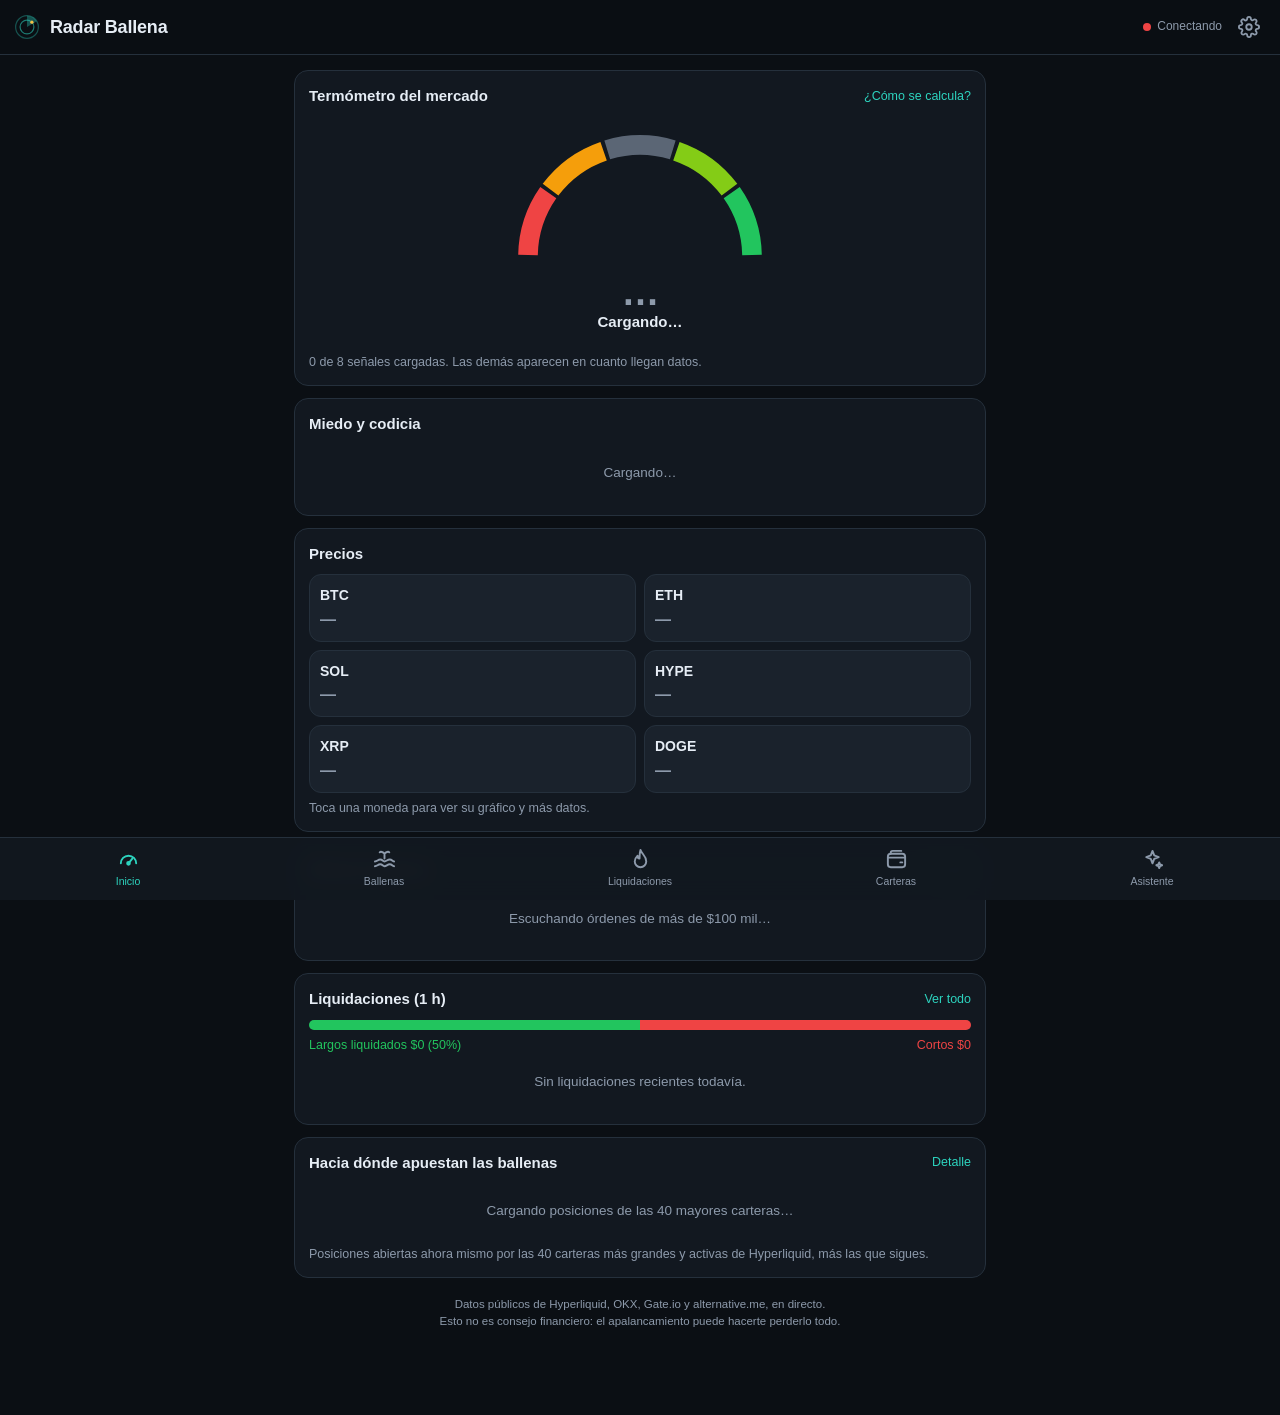
<file: radar/index.html>
<!DOCTYPE html>
<html lang="es">
<head>
<meta charset="utf-8">
<meta name="viewport" content="width=device-width, initial-scale=1, viewport-fit=cover, maximum-scale=1">
<title>Radar Ballena</title>
<meta name="description" content="Sigue a las ballenas cripto, las liquidaciones y el sentimiento del mercado. Gratis.">
<meta name="theme-color" content="#0b0f14">
<meta name="apple-mobile-web-app-capable" content="yes">
<meta name="mobile-web-app-capable" content="yes">
<meta name="apple-mobile-web-app-status-bar-style" content="black-translucent">
<meta name="apple-mobile-web-app-title" content="Radar Ballena">
<link rel="manifest" href="manifest.json">
<link rel="icon" href="icon-192.png">
<link rel="apple-touch-icon" href="icon-192.png">
<style>
:root{
  --bg:#0b0f14; --bg2:#121820; --bg3:#1a222c; --line:#25303c;
  --tx:#e6edf5; --tx2:#8d9aab; --acc:#2dd4bf; --acc2:#0f766e;
  --up:#22c55e; --dn:#ef4444; --gold:#f5c045; --orange:#f59e0b;
  --r:14px; --tabh:62px;
}
*{box-sizing:border-box;-webkit-tap-highlight-color:transparent}
html,body{height:100%;margin:0}
body{background:var(--bg);color:var(--tx);
  font:15px/1.45 -apple-system,BlinkMacSystemFont,"SF Pro Text","Segoe UI",Roboto,sans-serif;
  overscroll-behavior-y:none}
button,input,select,textarea{font:inherit;color:inherit}
button{cursor:pointer}
a{color:var(--acc)}
.hidden{display:none !important}
.up{color:var(--up)} .dn{color:var(--dn)} .mut{color:var(--tx2)} .acc{color:var(--acc)}
.num{font-variant-numeric:tabular-nums}
.small{font-size:12.5px} .tiny{font-size:11px}
.row{display:flex;align-items:center;gap:8px}
.grow{flex:1;min-width:0}
.ell{overflow:hidden;text-overflow:ellipsis;white-space:nowrap}

/* layout */
.topbar{position:fixed;top:0;left:0;right:0;z-index:5;display:flex;align-items:center;gap:10px;
  padding:calc(10px + env(safe-area-inset-top)) 14px 10px;background:rgba(11,15,20,.92);
  backdrop-filter:blur(10px);-webkit-backdrop-filter:blur(10px);border-bottom:1px solid var(--line)}
.topbar h1{flex:1;margin:0;font-size:18px;letter-spacing:-.2px}
.live{display:flex;align-items:center;gap:6px;font-size:12px;color:var(--tx2)}
.live i{width:8px;height:8px;border-radius:50%;background:var(--dn)}
.live.on i{background:var(--up);box-shadow:0 0 0 0 rgba(34,197,94,.6);animation:pulse 2s infinite}
@keyframes pulse{0%{box-shadow:0 0 0 0 rgba(34,197,94,.6)}70%{box-shadow:0 0 0 7px rgba(34,197,94,0)}100%{box-shadow:0 0 0 0 rgba(34,197,94,0)}}
.iconbtn{background:none;border:0;padding:6px;border-radius:10px;color:var(--tx2);display:flex}
.iconbtn:active{background:var(--bg3)}
main{padding:calc(58px + env(safe-area-inset-top)) 14px calc(var(--tabh) + 24px + env(safe-area-inset-bottom));
  max-width:720px;margin:0 auto}
.tabbar{position:fixed;left:0;right:0;bottom:0;z-index:5;display:flex;background:rgba(18,24,32,.96);
  backdrop-filter:blur(10px);-webkit-backdrop-filter:blur(10px);border-top:1px solid var(--line);
  padding-bottom:env(safe-area-inset-bottom)}
.tabbar button{flex:1;background:none;border:0;height:var(--tabh);display:flex;flex-direction:column;
  align-items:center;justify-content:center;gap:3px;color:var(--tx2);font-size:10.5px;position:relative}
.tabbar button svg{width:23px;height:23px}
.tabbar button.on{color:var(--acc)}
.badge{position:absolute;top:7px;left:calc(50% + 6px);background:var(--dn);color:#fff;border-radius:9px;
  font-size:10px;min-width:16px;height:16px;line-height:16px;padding:0 4px}

/* cards */
.card{background:var(--bg2);border:1px solid var(--line);border-radius:var(--r);padding:14px;margin:12px 0}
.card h2{margin:0 0 10px;font-size:15px;display:flex;align-items:center;gap:8px}
.card h2 .more{margin-left:auto;font-size:12.5px;font-weight:500;color:var(--acc);background:none;border:0;padding:0}
.hint{font-size:12.5px;color:var(--tx2);margin:6px 0 0}
.empty{color:var(--tx2);font-size:13.5px;text-align:center;padding:18px 6px}
.seg{display:flex;background:var(--bg3);border-radius:11px;padding:3px;margin:12px 0 4px}
.seg button{flex:1;border:0;background:none;padding:8px 4px;border-radius:9px;color:var(--tx2);font-weight:600;font-size:13.5px}
.seg button.on{background:var(--bg2);color:var(--tx);box-shadow:0 1px 3px rgba(0,0,0,.4)}
.chips{display:flex;gap:6px;overflow-x:auto;padding:8px 0 4px;scrollbar-width:none}
.chips::-webkit-scrollbar{display:none}
.chip{flex:none;border:1px solid var(--line);background:var(--bg2);color:var(--tx2);border-radius:999px;
  padding:5px 12px;font-size:13px;font-weight:600}
.chip.on{background:var(--acc2);border-color:var(--acc);color:#e6fffb}
.btn{border:0;border-radius:11px;padding:10px 14px;background:var(--acc);color:#04201c;font-weight:700}
.btn.sec{background:var(--bg3);color:var(--tx);border:1px solid var(--line)}
.btn.danger{background:#3a1416;color:#ffb4b4;border:1px solid #5b1d20}
.btn:disabled{opacity:.5}
input.txt,select.txt,textarea.txt{width:100%;background:var(--bg);border:1px solid var(--line);border-radius:10px;padding:10px 12px;outline:none}
input.txt:focus,textarea.txt:focus{border-color:var(--acc)}
label.lab{display:block;font-size:12.5px;color:var(--tx2);margin:12px 0 5px}

/* thermometer */
.gauge{display:flex;flex-direction:column;align-items:center}
.gauge svg{width:100%;max-width:280px;height:auto}
.gscore{font-size:38px;font-weight:800;margin-top:-2px;line-height:1.1;letter-spacing:-1px}
.glabel{font-weight:700;font-size:15px;margin-top:-2px}
.sig{display:grid;grid-template-columns:minmax(0,1fr) 44px auto;gap:7px 10px;align-items:center;margin-top:14px;font-size:13px}
.sig .bar{height:6px;border-radius:3px;background:var(--bg3);overflow:hidden}
.sig .bar i{display:block;height:100%;border-radius:3px}
.sig .v{text-align:right;color:var(--tx2);font-size:12px;white-space:nowrap}

/* tickers */
.tick-grid{display:grid;grid-template-columns:1fr 1fr;gap:8px}
.tick{background:var(--bg3);border:1px solid var(--line);border-radius:12px;padding:10px;text-align:left;width:100%}
.tick .c{font-weight:800;font-size:14px}
.tick .p{font-size:16px;font-weight:700;margin-top:2px}
.tick .s{display:flex;justify-content:space-between;font-size:11.5px;color:var(--tx2);margin-top:2px}
.spark{width:100%;height:28px;display:block;margin-top:4px}

/* lists */
.list{display:flex;flex-direction:column}
.item{display:flex;align-items:center;gap:10px;padding:10px 0;border-top:1px solid var(--line);background:none;border-left:0;border-right:0;border-bottom:0;text-align:left;width:100%}
.list .item:first-child{border-top:0}
.tag{flex:none;font-size:11px;font-weight:800;border-radius:6px;padding:3px 6px;letter-spacing:.3px}
.tag.buy{background:rgba(34,197,94,.15);color:var(--up)}
.tag.sell{background:rgba(239,68,68,.15);color:var(--dn)}
.tag.big{background:rgba(245,192,69,.16);color:var(--gold)}
.amt{font-weight:800;font-size:15px}
.who{font-size:12px;color:var(--tx2)}
.when{font-size:11.5px;color:var(--tx2);text-align:right;flex:none}

/* balance bars */
.lsbar{display:flex;height:10px;border-radius:5px;overflow:hidden;background:var(--bg3);margin:6px 0}
.lsbar i{display:block;height:100%}
.lsbar .l{background:var(--up)} .lsbar .s{background:var(--dn)}
.lsrow{margin:10px 0}
.lsrow .row{font-size:13px}
.stat-grid{display:grid;grid-template-columns:1fr 1fr;gap:8px}
.stat{background:var(--bg3);border-radius:10px;padding:9px 10px}
.stat .k{font-size:11.5px;color:var(--tx2)}
.stat .v{font-weight:700;font-size:15px;margin-top:1px}

/* positions */
.pos{border-top:1px solid var(--line);padding:10px 0;font-size:13px}
.pos:first-child{border-top:0}
.pos .top{display:flex;align-items:center;gap:8px}
.pos .grid{display:grid;grid-template-columns:repeat(3,1fr);gap:4px;margin-top:6px;color:var(--tx2);font-size:12px}
.pos .grid b{display:block;color:var(--tx);font-weight:600;font-size:12.5px}

/* liquidation map */
.lmap{margin-top:8px;font-size:11px}
.lrow{display:grid;grid-template-columns:1fr 70px;align-items:center;height:15px;gap:6px}
.lrow .b{position:relative;height:11px}
.lrow .b i{position:absolute;left:0;top:0;height:100%;border-radius:0 3px 3px 0;opacity:.85}
.lrow .b em{position:absolute;left:0;top:3px;height:5px;border-radius:0 3px 3px 0;background:var(--gold)}
.lrow .px{text-align:right;color:var(--tx2)}
.lrow.now{height:22px}
.lrow.now .b{height:2px;background:var(--acc)}
.lrow.now .px{color:var(--acc);font-weight:700}
.legend{display:flex;gap:12px;flex-wrap:wrap;font-size:12px;color:var(--tx2);margin-top:6px}
.legend i{display:inline-block;width:10px;height:10px;border-radius:3px;margin-right:5px;vertical-align:-1px}

/* chart */
.chart{position:relative;margin-top:8px}
.chart svg{width:100%;height:170px;display:block}
.chart .hi,.chart .lo{position:absolute;right:0;font-size:11px;color:var(--tx2);background:var(--bg2);padding:0 3px}
.chart .hi{top:0} .chart .lo{bottom:0}

/* chat */
.chat{display:flex;flex-direction:column;gap:10px;margin-top:12px}
.msg{max-width:88%;padding:10px 12px;border-radius:14px;font-size:14.5px}
.msg p{margin:0 0 6px} .msg p:last-child{margin:0}
.msg ul{margin:4px 0 6px;padding-left:20px}
.msg .mdh{font-weight:800}
.msg.user{align-self:flex-end;background:var(--acc2);color:#e6fffb;border-bottom-right-radius:4px}
.msg.model{align-self:flex-start;background:var(--bg2);border:1px solid var(--line);border-bottom-left-radius:4px}
.msg.error{align-self:center;background:#3a1416;color:#ffb4b4;font-size:13px}
.msg.typing{color:var(--tx2)}
.ask{position:fixed;left:0;right:0;bottom:calc(var(--tabh) + env(safe-area-inset-bottom));z-index:4;
  background:rgba(11,15,20,.95);border-top:1px solid var(--line);padding:8px 12px;display:flex;gap:8px}
.ask textarea{flex:1;resize:none;height:42px;max-height:120px}
.ask .btn{padding:0 16px}
.ai-pad{height:70px}

/* sheet */
.sheet{position:fixed;inset:0;z-index:20;background:rgba(0,0,0,.55);display:flex;align-items:flex-end;justify-content:center}
.sheet-card{background:var(--bg);width:100%;max-width:720px;max-height:92vh;border-radius:18px 18px 0 0;
  border:1px solid var(--line);border-bottom:0;display:flex;flex-direction:column;animation:up .2s ease-out}
@keyframes up{from{transform:translateY(40px);opacity:.4}to{transform:none;opacity:1}}
.sheet-head{display:flex;align-items:center;gap:8px;padding:14px 14px 8px}
.sheet-head h2{flex:1;margin:0;font-size:17px;min-width:0}
.sheet-body{overflow-y:auto;-webkit-overflow-scrolling:touch;padding:0 14px calc(24px + env(safe-area-inset-bottom))}
.toast{position:fixed;left:50%;transform:translateX(-50%);bottom:calc(var(--tabh) + 16px + env(safe-area-inset-bottom));
  background:#e6edf5;color:#0b0f14;padding:9px 14px;border-radius:12px;font-size:13.5px;font-weight:600;z-index:30;
  max-width:90vw;box-shadow:0 6px 20px rgba(0,0,0,.4);transition:opacity .25s}
.foot{font-size:11.5px;color:var(--tx2);text-align:center;margin:18px 6px 0}
.cardcfg{display:flex;align-items:center;gap:8px;padding:6px 0;border-top:1px solid var(--line)}
.cardcfg:first-child{border-top:0}
.cardcfg button{background:var(--bg3);border:1px solid var(--line);border-radius:8px;width:34px;height:30px}
</style>
</head>
<body>
<header class="topbar">
  <svg width="26" height="26" viewBox="0 0 64 64" aria-hidden="true"><circle cx="32" cy="32" r="28" fill="none" stroke="#2dd4bf" stroke-opacity=".35" stroke-width="3"/><circle cx="32" cy="32" r="17" fill="none" stroke="#2dd4bf" stroke-opacity=".55" stroke-width="3"/><path d="M32 32 L32 4 A28 28 0 0 1 56 18 Z" fill="#2dd4bf" fill-opacity=".35"/><circle cx="44" cy="20" r="4" fill="#f5c045"/></svg>
  <h1 id="title">Radar Ballena</h1>
  <span class="live" id="live"><i></i><span>Conectando</span></span>
  <button class="iconbtn" data-act="settings" aria-label="Ajustes"><svg width="22" height="22" viewBox="0 0 24 24" fill="none" stroke="currentColor" stroke-width="2" stroke-linecap="round" stroke-linejoin="round"><circle cx="12" cy="12" r="3"/><path d="M19.4 15a1.65 1.65 0 0 0 .33 1.82l.06.06a2 2 0 1 1-2.83 2.83l-.06-.06a1.65 1.65 0 0 0-1.82-.33 1.65 1.65 0 0 0-1 1.51V21a2 2 0 1 1-4 0v-.09A1.65 1.65 0 0 0 9 19.4a1.65 1.65 0 0 0-1.82.33l-.06.06a2 2 0 1 1-2.83-2.83l.06-.06A1.65 1.65 0 0 0 4.68 15a1.65 1.65 0 0 0-1.51-1H3a2 2 0 1 1 0-4h.09A1.65 1.65 0 0 0 4.6 9a1.65 1.65 0 0 0-.33-1.82l-.06-.06a2 2 0 1 1 2.83-2.83l.06.06A1.65 1.65 0 0 0 9 4.68a1.65 1.65 0 0 0 1-1.51V3a2 2 0 1 1 4 0v.09a1.65 1.65 0 0 0 1 1.51 1.65 1.65 0 0 0 1.82-.33l.06-.06a2 2 0 1 1 2.83 2.83l-.06.06A1.65 1.65 0 0 0 19.4 9a1.65 1.65 0 0 0 1.51 1H21a2 2 0 1 1 0 4h-.09a1.65 1.65 0 0 0-1.51 1z"/></svg></button>
</header>

<main id="main">
  <section id="tab-home"></section>
  <section id="tab-whales" class="hidden"></section>
  <section id="tab-liq" class="hidden"></section>
  <section id="tab-wallets" class="hidden"></section>
  <section id="tab-ai" class="hidden"></section>
</main>

<div class="ask hidden" id="askbar">
  <textarea class="txt" id="askin" placeholder="Pregunta sobre el mercado…" rows="1"></textarea>
  <button class="btn" data-act="ask" id="askbtn">Enviar</button>
</div>

<nav class="tabbar" id="tabbar">
  <button data-tab="home" class="on"><svg viewBox="0 0 24 24" fill="none" stroke="currentColor" stroke-width="2" stroke-linecap="round"><path d="M4 16a8 8 0 1 1 16 0"/><path d="M12 16l4-5"/><circle cx="12" cy="16" r="1.4" fill="currentColor"/></svg>Inicio</button>
  <button data-tab="whales"><svg viewBox="0 0 24 24" fill="none" stroke="currentColor" stroke-width="2" stroke-linecap="round" stroke-linejoin="round"><path d="M2 14c2.5 0 3-2 5.5-2S10 14 12 14s3-2 5.5-2S20 14 22 14"/><path d="M12 11V6c-1.5-2-4-2.5-5-1.5M12 6c1.5-2 4-2.5 5-1.5"/><path d="M2 19c2.5 0 3-2 5.5-2s2.5 2 4.5 2 3-2 5.5-2 2.5 2 4.5 2"/></svg>Ballenas</button>
  <button data-tab="liq"><svg viewBox="0 0 24 24" fill="none" stroke="currentColor" stroke-width="2" stroke-linecap="round" stroke-linejoin="round"><path d="M12 2c1 4 6 6 6 12a6 6 0 0 1-12 0c0-3 1.5-4.5 3-6 0 2 1 3 2 3 0-3 0-6 1-9z"/></svg>Liquidaciones</button>
  <button data-tab="wallets"><svg viewBox="0 0 24 24" fill="none" stroke="currentColor" stroke-width="2" stroke-linecap="round" stroke-linejoin="round"><rect x="3" y="6" width="18" height="14" rx="3"/><path d="M3 10h18M16 15h2"/><path d="M6 6V5a2 2 0 0 1 2-2h9"/></svg>Carteras<span class="badge hidden" id="alertBadge"></span></button>
  <button data-tab="ai"><svg viewBox="0 0 24 24" fill="none" stroke="currentColor" stroke-width="2" stroke-linecap="round" stroke-linejoin="round"><path d="M12 3l1.8 4.7L18.5 9.5 13.8 11.3 12 16l-1.8-4.7L5.5 9.5l4.7-1.8z"/><path d="M19 15l.9 2.1L22 18l-2.1.9L19 21l-.9-2.1L16 18l2.1-.9z"/></svg>Asistente</button>
</nav>

<div class="sheet hidden" id="sheet">
  <div class="sheet-card">
    <div class="sheet-head"><h2 id="sheetTitle"></h2><button class="iconbtn" data-act="close" aria-label="Cerrar"><svg width="22" height="22" viewBox="0 0 24 24" fill="none" stroke="currentColor" stroke-width="2.2" stroke-linecap="round"><path d="M6 6l12 12M18 6L6 18"/></svg></button></div>
    <div class="sheet-body" id="sheetBody"></div>
  </div>
</div>
<div class="toast hidden" id="toast"></div>

<script>
/* ==========================================================
   Radar Ballena — ballenas, liquidaciones y sentimiento cripto
   Todo gratis y sin servidor propio. Fuentes públicas:
   · Hyperliquid (operaciones en directo y posiciones de carteras)
   · OKX (liquidaciones)
   · Gate.io (ratio largos/cortos, interés abierto)
   · alternative.me (índice de miedo y codicia)
   · Google Gemini (asistente, con tu propia clave gratuita)
   ========================================================== */
'use strict';

const HL_INFO = 'https://api.hyperliquid.xyz/info';
const HL_WS = 'wss://api.hyperliquid.xyz/ws';
const OKX = 'https://www.okx.com/api/v5';
const FNG_URL = 'https://api.alternative.me/fng/?limit=31';
const GATE = 'https://api.gateio.ws/api/v4';
const GEM = 'https://generativelanguage.googleapis.com/v1beta';
// Servidor propio (Supabase) que vigila las carteras 24/7 y manda los avisos con la app cerrada.
const SRV = 'https://tdgorosrvhilownrkvls.supabase.co/functions/v1/rb';

// Carteras famosas. Las atribuciones son de analistas on-chain (Arkham, Lookonchain, Etherscan),
// no están confirmadas por los interesados.
const FAMOUS = [
  { addr: '0xb317d2bc2d3d2df5fa441b5bae0ab9d8b07283ae', chain: 'hl', label: 'Ballena «insider» (Trump)',
    desc: 'Ganó unos 190 M$ con cortos abiertos justo antes del anuncio de aranceles de Trump (oct. 2025). Arkham la llamó «insider»; no hay vínculo confirmado con Trump. Ahora está vacía: te avisamos si vuelve.' },
  { addr: '0x5be9a4959308a0d0c7bc0870e319314d8d957dbb', chain: 'eth', label: 'World Liberty (familia Trump)',
    desc: 'Multisig de World Liberty Financial, el proyecto cripto de la familia Trump (etiqueta de Etherscan). Te avisamos de sus compras y ventas de tokens en Ethereum.' },
  { addr: '0x020ca66c30bec2c4fe3861a94e4db4a498a35872', chain: 'hl', label: 'Machi Big Brother',
    desc: 'Trader famoso de Hyperliquid por sus largos muy apalancados en ETH (cartera identificada por Lookonchain).' },
  { addr: '0x5078c2fbea2b2ad61bc840bc023e35fce56bedb6', chain: 'hl', label: 'James Wynn',
    desc: 'Famoso por sus apuestas de 40x en BTC (cartera identificada por Lookonchain; él ha negado que sea suya).' }
];
const FAMOUS_BY = {};
FAMOUS.forEach(f => { FAMOUS_BY[f.addr] = f; });

const ALL_COINS = ['BTC', 'ETH', 'SOL', 'HYPE', 'XRP', 'DOGE', 'BNB', 'SUI', 'AVAX', 'LINK', 'ADA', 'LTC', 'ENA', 'AAVE'];
const DEF_COINS = ['BTC', 'ETH', 'SOL', 'HYPE', 'XRP', 'DOGE'];
const CARDS = {
  thermo: 'Termómetro del mercado',
  fng: 'Miedo y codicia',
  tickers: 'Precios',
  whales: 'Últimas ballenas',
  liqs: 'Liquidaciones',
  bias: 'Hacia dónde apuestan las ballenas'
};
const DEF_CARDS = Object.keys(CARDS).map(id => ({ id, on: true }));

// Carteras más grandes y activas de Hyperliquid (instantánea de su clasificación pública, nov 2026).
const SEED = [{a: "0x5b5d51203a0f9079f8aeb098a6523a13f298c060", n: "Ballena #1"},
  {a: "0xb83de012dba672c76a7dbbbf3e459cb59d7d6e36", n: "Ballena #2"},
  {a: "0x87f9cd15f5050a9283b8896300f7c8cf69ece2cf", n: "Ballena #3"},
  {a: "0xfc667adba8d4837586078f4fdcdc29804337ca06", n: "Ballena #4"},
  {a: "0xf5d81a135f756ca16544e53c20fc20643ec3ad53", n: "Ballena #5"},
  {a: "0xecb63caa47c7c4e77f60f1ce858cf28dc2b82b00", n: "Ballena #6"},
  {a: "0x856c35038594767646266bc7fd68dc26480e910d", n: "Ballena #7"},
  {a: "0x85ecf584f25db6f146718b86d493e33c5af72052", n: "Ballena #8"},
  {a: "0x8def9f50456c6c4e37fa5d3d57f108ed23992dae", n: "Ballena #9"},
  {a: "0x7fdafde5cfb5465924316eced2d3715494c517d1", n: "BobbyBigSize"},
  {a: "0x024294c53a69c1e6b39810b3fac87385752fffa1", n: "Ballena #11"},
  {a: "0x0b8aa35c28b7c6ab18f11dc168f437a8a69fd4f8", n: "Ballena #12"},
  {a: "0xff4cd3826ecee12acd4329aada4a2d3419fc463c", n: "Ballena #13"},
  {a: "0xfc27136e42af1732ddc9ce2605ea9bff1b959d9d", n: "Ballena #14"},
  {a: "0xfe7ce058edc7cfcde9ef8262ba51f8d4796ab7ae", n: "Ballena #15"},
  {a: "0x49e96e255ba418d08e66c35b588e2f2f3766e1d0", n: "2 freres 2 fauves"},
  {a: "0x936cf4fb95c30ce83f658b5bbb247e4bb381bb0f", n: "Ballena #17"},
  {a: "0xc926ddba8b7617dbc65712f20cf8e1b58b8598d3", n: "Ballena #18"},
  {a: "0x399965e15d4e61ec3529cc98b7f7ebb93b733336", n: "Ballena #19"},
  {a: "0xe81309ec9b79309e4d108ae3a92d1aa618cd6d74", n: "Ballena #20"},
  {a: "0xd8c5228c515db3043dfa0c8cd6f22450ee9a99b0", n: "Ballena #21"},
  {a: "0xebe126adabe1a8f08d3ce53b45e7cc994ca14070", n: "Ballena #22"},
  {a: "0x023a3d058020fb76cca98f01b3c48c8938a22355", n: "Auros"},
  {a: "0x57dd78cd36e76e2011e8f6dc25cabbaba994494b", n: "Ballena #24"},
  {a: "0x6355f7cf36b24044cd5b089a845113327d0ee58e", n: "Ballena #25"},
  {a: "0xdcac85ecae7148886029c20e661d848a4de99ce2", n: "Ballena #26"},
  {a: "0x31dea2516beee92135b96f464eeec3cf292a13f2", n: "Ballena #27"},
  {a: "0xae6446c95cc4e455e9cf56f28757ab728d88e81e", n: "Ballena #28"},
  {a: "0xeeb56331b6a250fe2dbc123f08bdb87aa9840464", n: "Ballena #29"},
  {a: "0x58b27998b4ff896949d5f57466b259e50ee211f3", n: "Ballena #30"},
  {a: "0x5c9b84105d63f0c8ed35fd62f66d9b8c6800ce01", n: "Ballena #31"},
  {a: "0xb07856ebcb6b37967eaf7c4b4e64dcce28c6de15", n: "Ballena #32"},
  {a: "0x7839e2f2c375dd2935193f2736167514efff9916", n: "Ballena #33"},
  {a: "0xf517639a8872e756ac98d3c65507d2ebc25cc032", n: "NMTD -Thank you Jeff"},
  {a: "0xb1ec7febea4f841d525785955b7fe0e812d6e86a", n: "Ballena #35"},
  {a: "0x152e41f0b83e6cad4b5dc730c1d6279b7d67c9dc", n: "Ballena #36"},
  {a: "0x4e23288cee4960f9f962195c22948e4bc7ae20c3", n: "Ballena #37"},
  {a: "0xe357fa9fecb084f0303ff341b0bc55c89f2bb5ce", n: "Ballena #38"},
  {a: "0x6ba889db7f923622d3548f621ecc2054b80c1817", n: "Ballena #39"},
  {a: "0x9e8b1e51c642f4c8b87c6ba11c53d516a218afc4", n: "Ballena #40"}];

/* ---------- utilidades ---------- */
const $ = id => document.getElementById(id);
const sleep = ms => new Promise(r => setTimeout(r, ms));
const clamp = (v, a = 0, b = 100) => Math.max(a, Math.min(b, v));
const esc = s => String(s == null ? '' : s).replace(/[&<>"']/g, c => ({ '&': '&amp;', '<': '&lt;', '>': '&gt;', '"': '&quot;', "'": '&#39;' }[c]));
const short = a => a ? a.slice(0, 6) + '…' + a.slice(-4) : '';
const isAddr = a => /^0x[0-9a-fA-F]{40}$/.test(a);
const nfCache = {};
const nf = (d, opt) => {
  const k = d + JSON.stringify(opt || {});
  return nfCache[k] || (nfCache[k] = new Intl.NumberFormat('es-ES', Object.assign({ minimumFractionDigits: d, maximumFractionDigits: d }, opt || {})));
};
const nfMax = d => nfCache['m' + d] || (nfCache['m' + d] = new Intl.NumberFormat('es-ES', { maximumFractionDigits: d }));
function pxDec(p) { p = Math.abs(p); return p >= 1000 ? 0 : p >= 100 ? 1 : p >= 1 ? 2 : p >= 0.01 ? 4 : 6; }
function fmtPx(p) { return p == null || isNaN(p) ? '—' : nf(pxDec(p)).format(p); }
function usd(v) {
  if (v == null || isNaN(v)) return '—';
  const s = v < 0 ? '−' : '';
  v = Math.abs(v);
  let t;
  if (v < 1e3) t = nf(0).format(v);
  else if (v < 1e6) t = nfMax(v < 1e4 ? 1 : 0).format(v / 1e3) + ' mil';
  else if (v < 1e9) t = nfMax(v < 1e8 ? 1 : 0).format(v / 1e6) + ' M';
  else t = nfMax(2).format(v / 1e9) + ' mil M';
  return s + '$' + t;
}
function pct(f, d = 2) { if (f == null || isNaN(f)) return '—'; return (f > 0 ? '+' : f < 0 ? '−' : '') + nf(d).format(Math.abs(f * 100)) + '%'; }
function cls(v) { return v > 0 ? 'up' : v < 0 ? 'dn' : 'mut'; }
function ago(t) {
  const s = Math.max(0, Math.round((Date.now() - t) / 1000));
  if (s < 60) return 'hace ' + s + ' s';
  if (s < 3600) return 'hace ' + Math.floor(s / 60) + ' min';
  if (s < 86400) return 'hace ' + Math.floor(s / 3600) + ' h';
  return 'hace ' + Math.floor(s / 86400) + ' d';
}
function hhmm(t) { return new Date(t).toLocaleTimeString('es-ES', { hour: '2-digit', minute: '2-digit' }); }

const LS = {
  get(k, d) { try { const v = localStorage.getItem(k); return v == null ? d : JSON.parse(v); } catch (e) { return d; } },
  set(k, v) { try { localStorage.setItem(k, JSON.stringify(v)); } catch (e) {} },
  raw(k) { try { return localStorage.getItem(k) || ''; } catch (e) { return ''; } },
  setRaw(k, v) { try { v ? localStorage.setItem(k, v) : localStorage.removeItem(k); } catch (e) {} },
  del(k) { try { localStorage.removeItem(k); } catch (e) {} }
};
const saveTimers = {};
function saveSoon(k, fn) {
  clearTimeout(saveTimers[k]);
  saveTimers[k] = setTimeout(() => LS.set(k, fn()), 1500);
}

/* ---------- ajustes ---------- */
const CFG = {
  get coins() { const c = LS.get('rb_coins', DEF_COINS); return Array.isArray(c) && c.length ? c : DEF_COINS; },
  set coins(v) { LS.set('rb_coins', v); },
  get min() { return LS.get('rb_min', 100000); },
  set min(v) { LS.set('rb_min', v); },
  get cards() {
    const c = LS.get('rb_cards', null);
    if (!Array.isArray(c)) return DEF_CARDS.map(x => Object.assign({}, x));
    const ids = c.map(x => x.id);
    return c.filter(x => CARDS[x.id]).concat(DEF_CARDS.filter(x => ids.indexOf(x.id) < 0));
  },
  set cards(v) { LS.set('rb_cards', v); },
  // misma clave que la app de apuntes: si ya la pusiste allí, aquí ya funciona
  get key() { return LS.raw('gkey'); },
  set key(v) { LS.setRaw('gkey', v.trim()); },
  get model() { return LS.raw('rb_model') || 'gemini-flash-latest'; },
  set model(v) { LS.setRaw('rb_model', v.trim()); }
};

/* ---------- estado ---------- */
const ST = {
  tab: 'home',
  ctx: {},          // moneda -> {px, prev, chg, fund, oi, vol}
  spark: {},        // moneda -> [cierres 24 h]
  fng: null,        // {value, label, hist[]}
  ls: {},           // moneda -> {cur, avg}
  oi: {},           // moneda -> {chg}
  book: {},         // moneda -> {bid, ask}
  whaleTrades: LS.get('rb_wt', []),
  liqs: LS.get('rb_liq', []),
  whales: {},       // dirección -> {acct, ntl, pos[], t}
  saved: LS.get('rb_saved', []),
  savedPos: LS.get('rb_savedpos', {}),
  alerts: LS.get('rb_alerts', []),
  unread: LS.get('rb_unread', 0),
  chat: LS.get('rb_chat', []),
  wsOk: false,
  ui: { whaleView: 'live', wCoin: 'all', wSide: 'all', wMin: 0, posCoin: 'BTC', liqView: 'live', liqCoin: 'BTC', liqRange: 0.1, liqWin: 3600e3 },
  aiBusy: false,
  errors: {}
};
const liqSeen = new Set(ST.liqs.map(l => l.id));
const tradeSeen = new Set(ST.whaleTrades.map(t => t.id));
const SEED_NAME = {};
SEED.forEach(s => { SEED_NAME[s.a] = s.n; });

function labelOf(a) {
  const s = ST.saved.find(x => x.addr === a);
  return s ? s.label : FAMOUS_BY[a] ? FAMOUS_BY[a].label : SEED_NAME[a] || short(a);
}
function isSaved(a) { return ST.saved.some(x => x.addr === a); }
function chainOf(a) { const s = ST.saved.find(x => x.addr === a); return s && s.chain ? s.chain : FAMOUS_BY[a] ? FAMOUS_BY[a].chain : 'hl'; }

/* ---------- red ---------- */
async function hl(body) {
  const r = await fetch(HL_INFO, { method: 'POST', headers: { 'Content-Type': 'application/json' }, body: JSON.stringify(body) });
  if (!r.ok) throw new Error('Hyperliquid ' + r.status);
  return r.json();
}
async function okx(path) {
  const r = await fetch(OKX + path);
  if (!r.ok) throw new Error('OKX ' + r.status);
  const j = await r.json();
  if (j.code !== '0') throw new Error(j.msg || 'OKX');
  return j.data;
}
async function pool(items, n, fn) {
  let i = 0;
  const run = async () => { while (i < items.length) { const it = items[i++]; await fn(it); } };
  await Promise.all(Array.from({ length: Math.min(n, items.length) }, run));
}

/* ---------- carga de datos ---------- */
async function loadCtx() {
  const [meta, ctxs] = await hl({ type: 'metaAndAssetCtxs' });
  meta.universe.forEach((u, i) => {
    const c = ctxs[i];
    if (!c) return;
    const px = +(c.markPx || c.midPx), prev = +c.prevDayPx;
    ST.ctx[u.name] = { px, prev, chg: prev ? px / prev - 1 : 0, fund: +c.funding, oi: +c.openInterest * px, vol: +c.dayNtlVlm };
  });
  delete ST.errors.ctx;
}

const candleCache = {};
async function candles(coin, interval, span) {
  const k = coin + '|' + interval + '|' + span;
  const c = candleCache[k];
  if (c && Date.now() - c.t < 4 * 60e3) return c.d;
  const end = Date.now();
  const d = await hl({ type: 'candleSnapshot', req: { coin, interval, startTime: end - span, endTime: end } });
  const out = (d || []).map(x => ({ t: x.t, o: +x.o, h: +x.h, l: +x.l, c: +x.c, v: +x.v }));
  candleCache[k] = { t: Date.now(), d: out };
  return out;
}
async function loadSparks() {
  await pool(CFG.coins, 3, async c => {
    try { ST.spark[c] = (await candles(c, '1h', 24 * 3600e3)).map(x => x.c); } catch (e) {}
  });
}

async function loadFng() {
  const r = await fetch(FNG_URL);
  const j = await r.json();
  const d = j.data || [];
  if (!d.length) return;
  ST.fng = { value: +d[0].value, hist: d.map(x => +x.value).reverse() };
}

async function gate(contract, interval, limit) {
  const r = await fetch(GATE + '/futures/usdt/contract_stats?contract=' + contract + '_USDT&interval=' + interval + '&limit=' + limit);
  if (!r.ok) throw new Error('Gate ' + r.status);
  return r.json();
}
async function loadStats() {
  for (const c of ['BTC', 'ETH']) {
    try {
      const d = await gate(c, '5m', 288);
      if (d.length) {
        const vals = d.map(x => +x.lsr_account).filter(v => v > 0);
        ST.ls[c] = { cur: vals[vals.length - 1], avg: vals.reduce((a, b) => a + b, 0) / vals.length };
      }
    } catch (e) {}
    try {
      const d = await gate(c, '1h', 25);
      if (d.length > 2) ST.oi[c] = { chg: +d[d.length - 1].open_interest_usd / +d[0].open_interest_usd - 1, hours: d.length - 1 };
    } catch (e) {}
  }
}

async function loadBook() {
  for (const c of ['BTC', 'ETH']) {
    try {
      const b = await hl({ type: 'l2Book', coin: c, nSigFigs: 3 });
      const sum = side => (side || []).reduce((a, x) => a + (+x.px) * (+x.sz), 0);
      ST.book[c] = { bid: sum(b.levels[0]), ask: sum(b.levels[1]) };
    } catch (e) {}
  }
}

const ctVal = {};
async function loadLiqs() {
  let added = 0;
  for (const c of CFG.coins) {
    try {
      if (ctVal[c] === undefined) {
        const d = await okx('/public/instruments?instType=SWAP&instFamily=' + c + '-USDT');
        const it = d.find(x => x.instId === c + '-USDT-SWAP');
        ctVal[c] = it ? (+it.ctVal) * (+it.ctMult || 1) : 0;
      }
      if (!ctVal[c]) continue;
      const d = await okx('/public/liquidation-orders?instType=SWAP&instFamily=' + c + '-USDT&state=filled&limit=100');
      for (const blk of d) {
        for (const x of blk.details || []) {
          const id = c + x.ts + x.sz + x.bkPx;
          if (liqSeen.has(id)) continue;
          liqSeen.add(id);
          const long = x.posSide === 'long' || (x.posSide === 'net' && x.side === 'sell');
          const px = +x.bkPx;
          ST.liqs.push({ id, coin: c, long, usd: (+x.sz) * ctVal[c] * px, px, ts: +x.ts });
          added++;
        }
      }
    } catch (e) {}
  }
  const cut = Date.now() - 26 * 3600e3;
  ST.liqs = ST.liqs.filter(l => l.ts > cut).sort((a, b) => b.ts - a.ts).slice(0, 5000);
  if (added) LS.set('rb_liq', ST.liqs);
}

function parseCH(s) {
  const m = s.marginSummary || {};
  return {
    acct: +m.accountValue || 0, ntl: +m.totalNtlPos || 0, t: Date.now(),
    pos: (s.assetPositions || []).map(p => p.position).filter(p => p && +p.szi !== 0).map(p => ({
      coin: p.coin, szi: +p.szi, entry: +p.entryPx, usd: +p.positionValue, pnl: +p.unrealizedPnl,
      roe: +p.returnOnEquity, liq: p.liquidationPx == null ? null : +p.liquidationPx,
      lev: p.leverage ? p.leverage.value : null, levType: p.leverage ? p.leverage.type : ''
    })).sort((a, b) => b.usd - a.usd)
  };
}
async function loadWhales() {
  await pool(SEED.map(s => s.a), 4, async a => {
    try { ST.whales[a] = parseCH(await hl({ type: 'clearinghouseState', user: a })); } catch (e) {}
  });
}

/* carteras seguidas: detecta cambios de posición y avisa */
async function loadSaved() {
  for (const s of ST.saved) {
    if (s.chain === 'eth') continue;
    let st;
    try { st = parseCH(await hl({ type: 'clearinghouseState', user: s.addr })); } catch (e) { continue; }
    ST.whales[s.addr] = st;
    const now = {};
    st.pos.forEach(p => { now[p.coin] = p.szi; });
    const old = ST.savedPos[s.addr];
    if (old) diffPositions(s, old, now);
    ST.savedPos[s.addr] = now;
  }
  LS.set('rb_savedpos', ST.savedPos);
}
function diffPositions(s, old, now) {
  const coins = new Set(Object.keys(old).concat(Object.keys(now)));
  const ev = [];
  coins.forEach(c => {
    const o = old[c] || 0, n = now[c] || 0;
    const px = (ST.ctx[c] || {}).px || 0;
    const side = v => v > 0 ? 'LARGO' : 'CORTO';
    let txt = null;
    if (!o && n) txt = 'abre ' + side(n) + ' en ' + c + ' (' + usd(Math.abs(n) * px) + ')';
    else if (o && !n) txt = 'cierra su ' + side(o) + ' en ' + c + ' (' + usd(Math.abs(o) * px) + ')';
    else if (o && n && Math.sign(o) !== Math.sign(n)) txt = 'gira a ' + side(n) + ' en ' + c + ' (' + usd(Math.abs(n) * px) + ')';
    else if (o && n && Math.abs(n) > Math.abs(o) * 1.1) txt = 'aumenta su ' + side(n) + ' en ' + c + ' a ' + usd(Math.abs(n) * px);
    else if (o && n && Math.abs(n) < Math.abs(o) * 0.9) txt = 'reduce su ' + side(n) + ' en ' + c + ' a ' + usd(Math.abs(n) * px);
    if (txt && !PUSH.device) ev.push([s.label + ' ' + txt, n > o ? 'buy' : 'sell']);
  });
  // muchos cambios a la vez: se guardan todos pero solo sale un aviso
  ev.forEach((e, i) => addAlert(s.addr, e[0], e[1], ev.length > 2 && i > 0));
  if (ev.length > 2) toast('🐋 ' + s.label + ': ' + ev.length + ' cambios de posición');
}
function addAlert(addr, text, kind, quiet) {
  ST.alerts.unshift({ addr, text, kind, t: Date.now() });
  ST.alerts = ST.alerts.slice(0, 100);
  if (ST.tab !== 'wallets') ST.unread++;
  LS.set('rb_alerts', ST.alerts);
  LS.set('rb_unread', ST.unread);
  updBadge();
  if (quiet) return;
  toast('🐋 ' + text);
  try { if (navigator.vibrate) navigator.vibrate(80); } catch (e) {}
  try {
    if (document.hidden && 'Notification' in window && Notification.permission === 'granted') new Notification('Radar Ballena', { body: text, icon: 'icon-192.png' });
  } catch (e) {}
  updBadge();
}

/* ---------- operaciones en directo (websocket de Hyperliquid) ---------- */
let ws = null, wsPing = null, wsTimer = null;
function wsConnect() {
  if (ws && (ws.readyState === 0 || ws.readyState === 1)) return;
  try { ws = new WebSocket(HL_WS); } catch (e) { wsLater(); return; }
  const me = ws;
  me.onopen = () => {
    ST.wsOk = true; setLive();
    CFG.coins.forEach(c => me.send(JSON.stringify({ method: 'subscribe', subscription: { type: 'trades', coin: c } })));
    clearInterval(wsPing);
    wsPing = setInterval(() => { try { me.send('{"method":"ping"}'); } catch (e) {} }, 30000);
  };
  me.onmessage = e => {
    let m;
    try { m = JSON.parse(e.data); } catch (_) { return; }
    if (m.channel === 'trades' && Array.isArray(m.data)) onTrades(m.data);
  };
  me.onclose = () => {
    if (ws !== me) return;
    ST.wsOk = false; setLive(); clearInterval(wsPing); wsLater();
  };
  me.onerror = () => { try { me.close(); } catch (e) {} };
}
function wsLater() {
  if (wsTimer) return;
  wsTimer = setTimeout(() => { wsTimer = null; if (!document.hidden) wsConnect(); }, 4000);
}
function wsRestart() {
  const old = ws; ws = null;
  if (old) { try { old.close(); } catch (e) {} }
  ST.wsOk = false; setLive(); wsConnect();
}

// las órdenes grandes llegan troceadas en varios "fills": las juntamos por orden
const pend = new Map();
function onTrades(arr) {
  for (const t of arr) {
    const px = +t.px, sz = +t.sz;
    const taker = Array.isArray(t.users) ? (t.side === 'B' ? t.users[0] : t.users[1]) : '';
    const zero = !t.hash || /^0x0+$/.test(t.hash);
    const key = t.coin + '|' + (zero ? taker + '|' + t.time : t.hash);
    let g = pend.get(key);
    if (!g) {
      g = { id: key, coin: t.coin, side: t.side === 'B' ? 'buy' : 'sell', usd: 0, sz: 0, time: t.time, user: taker };
      pend.set(key, g);
      setTimeout(() => flushTrade(key), 1500);
    }
    g.usd += px * sz;
    g.sz += sz;
  }
}
function flushTrade(key) {
  const g = pend.get(key);
  pend.delete(key);
  if (!g || g.usd < CFG.min || tradeSeen.has(g.id)) return;
  tradeSeen.add(g.id);
  g.px = g.usd / g.sz;
  ST.whaleTrades.unshift(g);
  if (ST.whaleTrades.length > 400) ST.whaleTrades.length = 400;
  saveSoon('rb_wt', () => ST.whaleTrades);
  if (isSaved(g.user)) addAlert(g.user, labelOf(g.user) + (g.side === 'buy' ? ' compra ' : ' vende ') + usd(g.usd) + ' de ' + g.coin, g.side);
  dirty();
}

/* ---------- termómetro del mercado: 8 señales en una ---------- */
function thermo() {
  const P = [];
  const add = (k, s, txt, help) => { if (s != null && !isNaN(s)) P.push({ k, s: clamp(s), txt, help }); };
  if (ST.fng) add('Miedo y codicia', ST.fng.value, ST.fng.value + ' · ' + fngLabel(ST.fng.value), 'Índice clásico de sentimiento (alternative.me).');
  const b = ST.ctx.BTC;
  if (b) add('Precio BTC 24 h', 50 + b.chg * 500, pct(b.chg), 'Subidas fuertes = euforia; caídas = miedo.');
  const fs = ['BTC', 'ETH', 'SOL'].map(c => ST.ctx[c] && ST.ctx[c].fund).filter(x => x != null);
  if (fs.length) {
    const ann = fs.reduce((a, x) => a + x, 0) / fs.length * 24 * 365;
    add('Financiación (funding)', 50 + (ann - 0.05) * 150, pct(ann, 1) + ' anual', 'Positiva y alta = los largos pagan por estar dentro (codicia).');
  }
  if (ST.ls.BTC) {
    const r = ST.ls.BTC;
    add('Largos vs cortos', 50 + (r.cur / r.avg - 1) * 400, nf(2).format(r.cur) + ' (media ' + nf(2).format(r.avg) + ')', 'Cuentas en largo por cada cuenta en corto (Gate.io), comparado con su media de 24 h.');
  }
  const h1 = Date.now() - 3600e3;
  let ll = 0, sl = 0;
  ST.liqs.forEach(l => { if (l.ts > h1) { if (l.long) ll += l.usd; else sl += l.usd; } });
  if (ll + sl > 0) add('Liquidaciones 1 h', 100 * sl / (ll + sl), 'L ' + usd(ll) + ' · C ' + usd(sl), 'Si se liquidan más cortos que largos, el precio está apretando hacia arriba.');
  let bv = 0, sv = 0;
  ST.whaleTrades.forEach(t => { if (t.time > h1) { if (t.side === 'buy') bv += t.usd; else sv += t.usd; } });
  if (bv + sv > 0) add('Flujo de ballenas 1 h', 100 * bv / (bv + sv), 'C ' + usd(bv) + ' · V ' + usd(sv), 'Compras frente a ventas de las órdenes grandes en directo.');
  if (ST.oi.BTC) add('Interés abierto BTC', 50 + ST.oi.BTC.chg * 500, pct(ST.oi.BTC.chg) + ' ' + ST.oi.BTC.hours + ' h', 'Más contratos abiertos = más apalancamiento y apetito de riesgo.');
  if (ST.book.BTC) {
    const k = ST.book.BTC, r = k.bid / ((k.bid + k.ask) || 1);
    add('Libro de órdenes BTC', 50 + (r - 0.5) * 150, nf(0).format(r * 100) + '% compra', 'Peso de las órdenes de compra frente a las de venta cerca del precio.');
  }
  const score = P.length ? Math.round(P.reduce((a, p) => a + p.s, 0) / P.length) : null;
  return { score, label: score == null ? 'Cargando…' : thermoLabel(score), parts: P };
}
function thermoLabel(s) { return s < 20 ? 'Pánico' : s < 40 ? 'Miedo' : s < 60 ? 'Neutral' : s < 80 ? 'Codicia' : 'Euforia'; }
function fngLabel(v) { return v < 25 ? 'Miedo extremo' : v < 45 ? 'Miedo' : v <= 55 ? 'Neutral' : v <= 75 ? 'Codicia' : 'Codicia extrema'; }
function scoreColor(s) { return s < 20 ? '#ef4444' : s < 40 ? '#f59e0b' : s < 60 ? '#8d9aab' : s < 80 ? '#84cc16' : '#22c55e'; }

/* ---------- gráficos SVG ---------- */
function spark(vals, color) {
  if (!vals || vals.length < 2) return '<div class="spark"></div>';
  const w = 100, h = 28, mn = Math.min.apply(null, vals), mx = Math.max.apply(null, vals), r = (mx - mn) || 1;
  const pts = vals.map((v, i) => (i / (vals.length - 1) * w).toFixed(2) + ',' + (h - 1 - (v - mn) / r * (h - 2)).toFixed(2)).join(' ');
  return '<svg class="spark" viewBox="0 0 ' + w + ' ' + h + '" preserveAspectRatio="none"><polyline points="' + pts + '" fill="none" stroke="' + color + '" stroke-width="1.6" vector-effect="non-scaling-stroke"/></svg>';
}
function gauge(score) {
  const cx = 100, cy = 100, r = 80;
  const pt = (a, rr) => [cx + rr * Math.cos(a * Math.PI / 180), cy - rr * Math.sin(a * Math.PI / 180)];
  const seg = (a0, a1, col) => {
    const [x0, y0] = pt(a0 - 1, r), [x1, y1] = pt(a1 + 1, r);
    return '<path d="M' + x0.toFixed(1) + ' ' + y0.toFixed(1) + ' A' + r + ' ' + r + ' 0 0 1 ' + x1.toFixed(1) + ' ' + y1.toFixed(1) + '" stroke="' + col + '" stroke-width="14" fill="none" stroke-linecap="butt"/>';
  };
  let s = '<svg viewBox="0 0 200 112">' + seg(180, 144, '#ef4444') + seg(144, 108, '#f59e0b') + seg(108, 72, '#5b6675') + seg(72, 36, '#84cc16') + seg(36, 0, '#22c55e');
  if (score != null) {
    const [x, y] = pt(180 - score * 1.8, r - 20);
    s += '<line x1="' + cx + '" y1="' + cy + '" x2="' + x.toFixed(1) + '" y2="' + y.toFixed(1) + '" stroke="#e6edf5" stroke-width="3" stroke-linecap="round"/><circle cx="' + cx + '" cy="' + cy + '" r="5" fill="#e6edf5"/>';
  }
  return s + '</svg>';
}
function areaChart(c, color) {
  if (!c || c.length < 2) return '<div class="empty">Sin datos de precio</div>';
  const w = 300, h = 170, vals = c.map(x => x.c);
  const mn = Math.min.apply(null, c.map(x => x.l)), mx = Math.max.apply(null, c.map(x => x.h)), r = (mx - mn) || 1;
  const X = i => (i / (vals.length - 1) * w).toFixed(2), Y = v => (h - 4 - (v - mn) / r * (h - 8)).toFixed(2);
  const line = vals.map((v, i) => X(i) + ',' + Y(v)).join(' ');
  return '<div class="chart"><svg viewBox="0 0 ' + w + ' ' + h + '" preserveAspectRatio="none">' +
    '<defs><linearGradient id="ga" x1="0" y1="0" x2="0" y2="1"><stop offset="0" stop-color="' + color + '" stop-opacity=".35"/><stop offset="1" stop-color="' + color + '" stop-opacity="0"/></linearGradient></defs>' +
    '<polygon points="0,' + h + ' ' + line + ' ' + w + ',' + h + '" fill="url(#ga)"/>' +
    '<polyline points="' + line + '" fill="none" stroke="' + color + '" stroke-width="1.8" vector-effect="non-scaling-stroke"/></svg>' +
    '<span class="hi num">' + fmtPx(mx) + '</span><span class="lo num">' + fmtPx(mn) + '</span></div>';
}

/* ---------- piezas de interfaz ---------- */
function tradeItem(t) {
  const big = t.usd >= 1e6;
  return '<button class="item" data-act="wallet" data-addr="' + esc(t.user) + '">' +
    '<span class="tag ' + (t.side === 'buy' ? 'buy">COMPRA' : 'sell">VENTA') + '</span>' +
    '<div class="grow"><div class="row"><span class="amt num">' + usd(t.usd) + '</span><b>' + esc(t.coin) + '</b>' + (big ? '<span class="tag big">MEGA</span>' : '') + '</div>' +
    '<div class="who ell">a ' + fmtPx(t.px) + ' · ' + esc(labelOf(t.user)) + (isSaved(t.user) ? ' ⭐' : '') + '</div></div>' +
    '<div class="when">' + ago(t.time) + '</div></button>';
}
function liqItem(l) {
  return '<div class="item"><span class="tag ' + (l.long ? 'sell">LARGO' : 'buy">CORTO') + '</span>' +
    '<div class="grow"><div class="row"><span class="amt num">' + usd(l.usd) + '</span><b>' + esc(l.coin) + '</b></div>' +
    '<div class="who">liquidado a ' + fmtPx(l.px) + ' · OKX</div></div><div class="when">' + ago(l.ts) + '</div></div>';
}
function lsBar(long, shortV, labels) {
  const t = long + shortV, lp = t ? long / t * 100 : 50;
  return '<div class="lsbar"><i class="l" style="width:' + lp.toFixed(1) + '%"></i><i class="s" style="width:' + (100 - lp).toFixed(1) + '%"></i></div>' +
    '<div class="row small"><span class="up">' + (labels ? labels[0] : 'Largos') + ' ' + usd(long) + ' (' + nf(0).format(lp) + '%)</span><span class="grow"></span><span class="dn">' + (labels ? labels[1] : 'Cortos') + ' ' + usd(shortV) + '</span></div>';
}
function whaleBias(coin) {
  let l = 0, s = 0, n = 0;
  Object.keys(ST.whales).forEach(a => {
    (ST.whales[a].pos || []).forEach(p => {
      if (p.coin !== coin) return;
      n++;
      if (p.szi > 0) l += p.usd; else s += p.usd;
    });
  });
  return { l, s, n };
}
function liqTotals(win, coin) {
  const cut = Date.now() - win;
  let l = 0, s = 0, n = 0;
  ST.liqs.forEach(x => {
    if (x.ts <= cut || (coin && x.coin !== coin)) return;
    n++;
    if (x.long) l += x.usd; else s += x.usd;
  });
  return { l, s, n };
}
function coinChips(sel, act, withAll) {
  return '<div class="chips">' + (withAll ? '<button class="chip' + (sel === 'all' ? ' on' : '') + '" data-act="' + act + '" data-v="all">Todas</button>' : '') +
    CFG.coins.map(c => '<button class="chip' + (sel === c ? ' on' : '') + '" data-act="' + act + '" data-v="' + c + '">' + c + '</button>').join('') + '</div>';
}

/* ---------- pestaña Inicio ---------- */
function renderHome() {
  const cards = CFG.cards.filter(c => c.on).map(c => homeCard[c.id]()).join('');
  $('tab-home').innerHTML = cards +
    '<p class="foot">Datos públicos de Hyperliquid, OKX, Gate.io y alternative.me, en directo.<br>Esto no es consejo financiero: el apalancamiento puede hacerte perderlo todo.</p>';
}
const homeCard = {
  thermo() {
    const t = thermo();
    return '<div class="card"><h2>Termómetro del mercado<button class="more" data-act="thermoHelp">¿Cómo se calcula?</button></h2>' +
      '<div class="gauge">' + gauge(t.score) + '<div class="gscore num" style="color:' + (t.score == null ? 'var(--tx2)' : scoreColor(t.score)) + '">' + (t.score == null ? '…' : t.score) + '</div>' +
      '<div class="glabel">' + t.label + '</div></div>' +
      '<div class="sig">' + t.parts.map(p => '<span>' + p.k + '</span><span class="bar"><i style="width:' + p.s.toFixed(0) + '%;background:' + scoreColor(p.s) + '"></i></span><span class="v num">' + esc(p.txt) + '</span>').join('') + '</div>' +
      (t.parts.length < 8 ? '<p class="hint">' + t.parts.length + ' de 8 señales cargadas. Las demás aparecen en cuanto llegan datos.</p>' : '') + '</div>';
  },
  fng() {
    const f = ST.fng;
    if (!f) return '<div class="card"><h2>Miedo y codicia</h2><div class="empty">Cargando…</div></div>';
    const h = f.hist, y = h[h.length - 2], w = h[h.length - 8];
    return '<div class="card"><h2>Miedo y codicia</h2><div class="row"><div><div class="num" style="font-size:34px;font-weight:800;line-height:1;color:' + scoreColor(f.value) + '">' + f.value + '</div>' +
      '<div style="font-weight:700">' + fngLabel(f.value) + '</div></div><div class="grow">' + spark(h, scoreColor(f.value)) + '</div></div>' +
      '<div class="row small mut" style="margin-top:6px"><span>Ayer: <b>' + (y != null ? y : '—') + '</b></span><span>Hace una semana: <b>' + (w != null ? w : '—') + '</b></span><span class="grow"></span><span>30 días</span></div></div>';
  },
  tickers() {
    return '<div class="card"><h2>Precios</h2><div class="tick-grid">' + CFG.coins.map(c => {
      const x = ST.ctx[c];
      if (!x) return '<button class="tick" data-act="coin" data-coin="' + c + '"><div class="c">' + c + '</div><div class="p mut">—</div></button>';
      const col = x.chg >= 0 ? '#22c55e' : '#ef4444';
      return '<button class="tick" data-act="coin" data-coin="' + c + '"><div class="row"><span class="c">' + c + '</span><span class="grow"></span><span class="small num ' + cls(x.chg) + '">' + pct(x.chg) + '</span></div>' +
        '<div class="p num">' + fmtPx(x.px) + '</div>' + spark(ST.spark[c], col) +
        '<div class="s num"><span>Fund. ' + pct(x.fund * 24 * 365, 0) + '/año</span><span>OI ' + usd(x.oi) + '</span></div></button>';
    }).join('') + '</div><p class="hint">Toca una moneda para ver su gráfico y más datos.</p></div>';
  },
  whales() {
    const list = ST.whaleTrades.slice(0, 6);
    return '<div class="card"><h2>Últimas ballenas<button class="more" data-act="tab" data-tab="whales">Ver todo</button></h2>' +
      (list.length ? '<div class="list">' + list.map(tradeItem).join('') + '</div>' : '<div class="empty">Escuchando órdenes de más de ' + usd(CFG.min) + '…</div>') + '</div>';
  },
  liqs() {
    const t = liqTotals(3600e3);
    const list = ST.liqs.filter(l => l.usd >= 10000).slice(0, 5);
    return '<div class="card"><h2>Liquidaciones (1 h)<button class="more" data-act="tab" data-tab="liq">Ver todo</button></h2>' +
      lsBar(t.l, t.s, ['Largos liquidados', 'Cortos']) +
      (list.length ? '<div class="list" style="margin-top:6px">' + list.map(liqItem).join('') + '</div>' : '<div class="empty">Sin liquidaciones recientes todavía.</div>') + '</div>';
  },
  bias() {
    const rows = CFG.coins.map(c => {
      const b = whaleBias(c);
      if (!b.n) return '';
      return '<div class="lsrow"><div class="row"><b>' + c + '</b><span class="mut small">' + b.n + ' ballenas con posición</span></div>' + lsBar(b.l, b.s) + '</div>';
    }).join('');
    return '<div class="card"><h2>Hacia dónde apuestan las ballenas<button class="more" data-act="whalePos">Detalle</button></h2>' +
      (rows || '<div class="empty">Cargando posiciones de las ' + SEED.length + ' mayores carteras…</div>') +
      '<p class="hint">Posiciones abiertas ahora mismo por las ' + SEED.length + ' carteras más grandes y activas de Hyperliquid, más las que sigues.</p></div>';
  }
};

/* ---------- pestaña Ballenas ---------- */
function renderWhales() {
  const u = ST.ui;
  let h = '<div class="seg">' + [['live', 'En directo'], ['pos', 'Posiciones'], ['top', 'Top carteras']].map(x =>
    '<button class="' + (u.whaleView === x[0] ? 'on' : '') + '" data-act="whaleView" data-v="' + x[0] + '">' + x[1] + '</button>').join('') + '</div>';
  if (u.whaleView === 'live') {
    const mins = [0, 250000, 500000, 1e6];
    h += coinChips(u.wCoin, 'wCoin', true) +
      '<div class="chips">' + [['all', 'Todo'], ['buy', 'Compras'], ['sell', 'Ventas']].map(x => '<button class="chip' + (u.wSide === x[0] ? ' on' : '') + '" data-act="wSide" data-v="' + x[0] + '">' + x[1] + '</button>').join('') +
      mins.map(m => '<button class="chip' + (u.wMin === m ? ' on' : '') + '" data-act="wMin" data-v="' + m + '">≥ ' + usd(m || CFG.min) + '</button>').join('') + '</div>';
    const list = ST.whaleTrades.filter(t => (u.wCoin === 'all' || t.coin === u.wCoin) && (u.wSide === 'all' || t.side === u.wSide) && t.usd >= u.wMin);
    const h1 = Date.now() - 3600e3;
    let bv = 0, sv = 0;
    list.forEach(t => { if (t.time > h1) { if (t.side === 'buy') bv += t.usd; else sv += t.usd; } });
    h += '<div class="card"><h2>Flujo de la última hora</h2>' + lsBar(bv, sv, ['Compras', 'Ventas']) + '</div>';
    h += '<div class="card"><h2>Órdenes grandes en directo</h2>' + (list.length ? '<div class="list">' + list.slice(0, 120).map(tradeItem).join('') + '</div>'
      : '<div class="empty">Aún no ha pasado ninguna orden así. Se registran en directo mientras la app está abierta.</div>') +
      '<p class="hint">Órdenes a mercado en Hyperliquid (exchange con carteras públicas). Toca una para ver la cartera que la hizo.</p></div>';
  } else if (u.whaleView === 'pos') {
    h += coinChips(u.posCoin, 'posCoin', false);
    const c = u.posCoin, b = whaleBias(c), px = (ST.ctx[c] || {}).px;
    const rows = [];
    Object.keys(ST.whales).forEach(a => (ST.whales[a].pos || []).forEach(p => { if (p.coin === c) rows.push({ a, p }); }));
    rows.sort((x, y) => y.p.usd - x.p.usd);
    let le = 0, lw = 0, se = 0, sw = 0;
    rows.forEach(r => { if (r.p.szi > 0) { le += r.p.entry * r.p.usd; lw += r.p.usd; } else { se += r.p.entry * r.p.usd; sw += r.p.usd; } });
    h += '<div class="card"><h2>' + c + ': largos vs cortos de las ballenas</h2>' + lsBar(b.l, b.s) +
      '<div class="stat-grid" style="margin-top:10px"><div class="stat"><div class="k">Entrada media largos</div><div class="v num">' + (lw ? fmtPx(le / lw) : '—') + '</div></div>' +
      '<div class="stat"><div class="k">Entrada media cortos</div><div class="v num">' + (sw ? fmtPx(se / sw) : '—') + '</div></div></div>' +
      '<p class="hint">Precio actual ' + fmtPx(px) + '. Si el precio está por encima de la entrada media de los largos, van ganando.</p></div>';
    h += '<div class="card"><h2>Posiciones (' + rows.length + ')</h2>' + (rows.length ? rows.map(r => posItem(r.p, r.a)).join('') : '<div class="empty">Ninguna ballena seguida tiene posición en ' + c + ' ahora mismo, o aún se están cargando.</div>') + '</div>';
  } else {
    const rows = SEED.map(s => ({ s, w: ST.whales[s.a] })).sort((x, y) => ((y.w || {}).acct || 0) - ((x.w || {}).acct || 0));
    h += '<div class="card"><h2>Mayores carteras de Hyperliquid</h2><div class="list">' + rows.map(r => {
      const w = r.w;
      const pnl = w ? w.pos.reduce((a, p) => a + p.pnl, 0) : 0;
      return '<button class="item" data-act="wallet" data-addr="' + r.s.a + '"><div class="grow"><div class="row"><b class="ell">' + esc(labelOf(r.s.a)) + '</b>' + (isSaved(r.s.a) ? '⭐' : '') + '</div>' +
        '<div class="who">' + short(r.s.a) + ' · ' + (w ? w.pos.length + ' posiciones · exp. ' + usd(w.ntl) : 'cargando…') + '</div></div>' +
        '<div style="text-align:right"><div class="num" style="font-weight:700">' + (w ? usd(w.acct) : '—') + '</div><div class="small num ' + cls(pnl) + '">' + (w && w.pos.length ? usd(pnl) : '') + '</div></div></button>';
    }).join('') + '</div><p class="hint">Valor de la cuenta de futuros y ganancia/pérdida abierta. Toca una para ver sus posiciones y seguirla.</p></div>';
  }
  $('tab-whales').innerHTML = h;
}
function posItem(p, a) {
  const px = (ST.ctx[p.coin] || {}).px;
  const dist = p.liq && px ? p.liq / px - 1 : null;
  return '<div class="pos"><div class="top"><span class="tag ' + (p.szi > 0 ? 'buy">LARGO' : 'sell">CORTO') + '</span><b>' + esc(p.coin) + '</b><span class="amt num">' + usd(p.usd) + '</span>' +
    '<span class="mut small">' + (p.lev ? p.lev + 'x' : '') + '</span><span class="grow"></span><span class="num ' + cls(p.pnl) + '" style="font-weight:700">' + usd(p.pnl) + '</span></div>' +
    (a ? '<button class="item" style="padding:4px 0 0;border:0" data-act="wallet" data-addr="' + a + '"><span class="who ell">' + esc(labelOf(a)) + ' · ' + short(a) + ' ›</span></button>' : '') +
    '<div class="grid num"><span>Entrada<b>' + fmtPx(p.entry) + '</b></span><span>Liquidación<b>' + (p.liq ? fmtPx(p.liq) : 'sin riesgo') + '</b></span><span>Distancia<b class="' + (dist != null && Math.abs(dist) < 0.1 ? 'dn' : '') + '">' + (dist != null ? pct(dist, 1) : '—') + '</b></span></div></div>';
}

/* ---------- pestaña Liquidaciones ---------- */
function renderLiq() {
  const u = ST.ui;
  let h = '<div class="seg">' + [['live', 'En directo'], ['map', 'Mapa']].map(x =>
    '<button class="' + (u.liqView === x[0] ? 'on' : '') + '" data-act="liqView" data-v="' + x[0] + '">' + x[1] + '</button>').join('') + '</div>';
  if (u.liqView === 'live') {
    const wins = [[3600e3, '1 h'], [4 * 3600e3, '4 h'], [24 * 3600e3, '24 h']];
    h += '<div class="chips">' + wins.map(w => '<button class="chip' + (u.liqWin === w[0] ? ' on' : '') + '" data-act="liqWin" data-v="' + w[0] + '">' + w[1] + '</button>').join('') + '</div>';
    const t = liqTotals(u.liqWin);
    const oldest = ST.liqs.length ? ST.liqs[ST.liqs.length - 1].ts : Date.now();
    h += '<div class="card"><h2>Total liquidado</h2><div class="amt num" style="font-size:26px">' + usd(t.l + t.s) + '</div>' + lsBar(t.l, t.s, ['Largos', 'Cortos']) +
      (Date.now() - oldest < u.liqWin * 0.9 ? '<p class="hint">Historial desde ' + hhmm(oldest) + ': la app va acumulando datos mientras está abierta.</p>' : '') + '</div>';
    h += '<div class="card"><h2>Por moneda</h2>' + CFG.coins.map(c => {
      const x = liqTotals(u.liqWin, c);
      return '<div class="lsrow"><div class="row"><b>' + c + '</b><span class="grow"></span><span class="num small mut">' + usd(x.l + x.s) + ' · ' + x.n + ' liq.</span></div>' + lsBar(x.l, x.s) + '</div>';
    }).join('') + '</div>';
    const list = ST.liqs.filter(l => l.usd >= 10000).slice(0, 80);
    h += '<div class="card"><h2>Últimas liquidaciones (≥ $10 mil)</h2>' + (list.length ? '<div class="list">' + list.map(liqItem).join('') + '</div>' : '<div class="empty">Sin liquidaciones grandes recientes.</div>') +
      '<p class="hint">"LARGO" = alguien apostaba a que subía y el exchange le cerró la posición a la fuerza.</p></div>';
  } else {
    h += coinChips(u.liqCoin, 'liqCoin', false) +
      '<div class="chips">' + [[0.05, '±5%'], [0.1, '±10%'], [0.2, '±20%']].map(r => '<button class="chip' + (u.liqRange === r[0] ? ' on' : '') + '" data-act="liqRange" data-v="' + r[0] + '">' + r[1] + '</button>').join('') + '</div>' +
      '<div class="card" id="liqmap"><div class="empty">Calculando mapa…</div></div>';
  }
  $('tab-liq').innerHTML = h;
  if (u.liqView === 'map') drawLiqMap();
}

// Mapa estimado: a partir del volumen de los últimos 7 días y apalancamientos típicos se calcula dónde
// se liquidarían las posiciones que siguen vivas. Encima, las liquidaciones reales de las ballenas.
const LEVS = [[5, 0.12], [10, 0.28], [25, 0.3], [50, 0.18], [100, 0.12]];
let mapSeq = 0;
async function drawLiqMap() {
  const seq = ++mapSeq, coin = ST.ui.liqCoin, range = ST.ui.liqRange;
  let c;
  try { c = await candles(coin, '1h', 7 * 24 * 3600e3); } catch (e) { c = null; }
  const box = $('liqmap');
  if (seq !== mapSeq || !box) return;
  const px = (ST.ctx[coin] || {}).px || (c && c.length ? c[c.length - 1].c : 0);
  if (!c || !c.length || !px) { box.innerHTML = '<div class="empty">No se pudo cargar el historial de ' + coin + '.</div>'; return; }
  const N = 44, lo = px * (1 - range), hi = px * (1 + range), step = (hi - lo) / N;
  const L = new Array(N).fill(0), S = new Array(N).fill(0), WL = new Array(N).fill(0), WS = new Array(N).fill(0);
  const bucket = p => p < lo || p >= hi ? -1 : Math.floor((p - lo) / step);
  const sufMin = new Array(c.length + 1), sufMax = new Array(c.length + 1);
  sufMin[c.length] = px; sufMax[c.length] = px;
  for (let i = c.length - 1; i >= 0; i--) { sufMin[i] = Math.min(sufMin[i + 1], c[i].l); sufMax[i] = Math.max(sufMax[i + 1], c[i].h); }
  for (let i = 0; i < c.length; i++) {
    const k = c[i], p = (k.h + k.l + k.c) / 3, vol = k.v * p;
    for (const [lev, w] of LEVS) {
      const ll = p * (1 - 1 / lev + 0.005), sl = p * (1 + 1 / lev - 0.005);
      if (ll < sufMin[i + 1]) { const b = bucket(ll); if (b >= 0) L[b] += vol * w; }
      if (sl > sufMax[i + 1]) { const b = bucket(sl); if (b >= 0) S[b] += vol * w; }
    }
  }
  let wl = 0, wsum = 0;
  Object.keys(ST.whales).forEach(a => (ST.whales[a].pos || []).forEach(p => {
    if (p.coin !== coin || !p.liq) return;
    const b = bucket(p.liq);
    if (b < 0) return;
    if (p.szi > 0) { WL[b] += p.usd; wl += p.usd; } else { WS[b] += p.usd; wsum += p.usd; }
  }));
  const mx = Math.max.apply(null, L.concat(S)) || 1, wmx = Math.max.apply(null, WL.concat(WS)) || 1;
  const nowB = bucket(px);
  let rows = '';
  for (let i = N - 1; i >= 0; i--) {
    const mid = lo + step * (i + 0.5), isLong = i < nowB;
    const v = isLong ? L[i] : S[i], wv = isLong ? WL[i] : WS[i];
    if (i === nowB) { rows += '<div class="lrow now"><div class="b"></div><div class="px num">' + fmtPx(px) + '</div></div>'; continue; }
    rows += '<div class="lrow"><div class="b"><i style="width:' + (v / mx * 100).toFixed(1) + '%;background:' + (isLong ? 'var(--up)' : 'var(--dn)') + '"></i>' +
      (wv ? '<em style="width:' + Math.max(4, wv / wmx * 100).toFixed(1) + '%"></em>' : '') + '</div><div class="px num">' + fmtPx(mid) + '</div></div>';
  }
  let bl = -1, bs = -1;
  for (let i = 0; i < N; i++) { if (i < nowB && (bl < 0 || L[i] > L[bl])) bl = i; if (i > nowB && (bs < 0 || S[i] > S[bs])) bs = i; }
  const mp = i => lo + step * (i + 0.5);
  box.innerHTML = '<h2>Mapa de liquidaciones ' + coin + '</h2>' +
    '<div class="stat-grid"><div class="stat"><div class="k">Zona fuerte de largos</div><div class="v num">' + (bl >= 0 && L[bl] ? fmtPx(mp(bl)) + ' <span class="small dn">' + pct(mp(bl) / px - 1, 1) + '</span>' : '—') + '</div></div>' +
    '<div class="stat"><div class="k">Zona fuerte de cortos</div><div class="v num">' + (bs >= 0 && S[bs] ? fmtPx(mp(bs)) + ' <span class="small up">' + pct(mp(bs) / px - 1, 1) + '</span>' : '—') + '</div></div>' +
    '<div class="stat"><div class="k">Ballenas: largos en riesgo</div><div class="v num">' + usd(wl) + '</div></div>' +
    '<div class="stat"><div class="k">Ballenas: cortos en riesgo</div><div class="v num">' + usd(wsum) + '</div></div></div>' +
    '<div class="legend"><span><i style="background:var(--up)"></i>Largos que caerían si baja</span><span><i style="background:var(--dn)"></i>Cortos que caerían si sube</span><span><i style="background:var(--gold)"></i>Ballenas reales</span></div>' +
    '<div class="lmap">' + rows + '</div>' +
    '<p class="hint">Las barras verdes y rojas son una <b>estimación</b> hecha con el volumen negociado en los últimos 7 días y los apalancamientos más habituales (5x–100x). Solo cuentan posiciones que el precio aún no ha barrido. Las barras doradas son precios de liquidación <b>reales</b> de las ballenas seguidas. El precio suele ir a buscar las zonas más gordas.</p>';
}

/* ---------- pestaña Carteras ---------- */
function pushCard() {
  const p = pushSupport();
  let h = '<div class="card"><h2>🔔 Avisos con la app cerrada</h2>';
  if (PUSH.device) {
    h += '<p class="small" style="margin:0"><b class="up">Activados en este móvil.</b> El servidor revisa cada minuto las ' + ST.saved.length + ' carteras que sigues y te avisa aunque la app esté cerrada.</p>' +
      '<div class="row" style="margin-top:10px"><button class="btn sec grow" data-act="pushTest">Enviar aviso de prueba</button><button class="btn sec" data-act="pushOff">Desactivar</button></div>';
  } else if (p === 'install') {
    h += '<p class="small" style="margin:0">En iPhone los avisos solo funcionan con la app instalada:</p><ol class="small" style="padding-left:20px;margin:8px 0">' +
      '<li>Abre esta web en <b>Safari</b>.</li><li>Toca <b>Compartir</b> (el cuadrado con la flecha).</li><li>Elige <b>«Añadir a pantalla de inicio»</b>.</li><li>Abre Radar Ballena desde el icono y vuelve aquí.</li></ol>';
  } else if (p === 'denied') {
    h += '<p class="small" style="margin:0">Las notificaciones están bloqueadas. Actívalas en <b>Ajustes del iPhone → Notificaciones → Radar Ballena</b> y vuelve aquí.</p>';
  } else if (p === 'no') {
    h += '<p class="small" style="margin:0">Este navegador no admite avisos. En iPhone necesitas iOS 16.4 o posterior y la app añadida a la pantalla de inicio.</p>';
  } else {
    h += '<p class="small" style="margin:0">Te avisamos en el móvil cuando una cartera que sigues abre, cierra o cambia una posición, <b>aunque tengas la app cerrada</b>.</p>' +
      '<button class="btn" style="width:100%;margin-top:10px" data-act="pushOn"' + (PUSH.busy ? ' disabled' : '') + '>' + (PUSH.busy ? 'Activando…' : 'Activar avisos 24/7') + '</button>';
  }
  return h + '</div>';
}
function famousCard() {
  return '<div class="card"><h2>⭐ Famosos</h2><div class="list">' + FAMOUS.map(f => {
    const on = isSaved(f.addr);
    return '<div class="item" style="align-items:flex-start"><div class="grow"><button class="iconbtn" style="padding:0;color:var(--tx);font-weight:700;text-align:left" data-act="wallet" data-addr="' + f.addr + '" data-chain="' + f.chain + '">' + esc(f.label) + ' ›</button>' +
      '<div class="who" style="margin-top:2px">' + esc(f.desc) + '</div></div>' +
      '<button class="chip' + (on ? ' on' : '') + '" data-act="famous" data-addr="' + f.addr + '">' + (on ? 'Siguiendo ✓' : 'Seguir') + '</button></div>';
  }).join('') + '</div><p class="hint">Quién está detrás de cada cartera lo dicen analistas on-chain (Arkham, Lookonchain, Etherscan); no lo han confirmado los interesados. Lo que hace Trump con su dinero personal no es público en tiempo real.</p></div>';
}
function renderWallets() {
  let h = pushCard() + famousCard() + '<div class="card"><h2>Seguir una cartera</h2>' +
    '<input class="txt" id="addAddr" placeholder="Dirección 0x… de Hyperliquid" autocomplete="off" autocapitalize="off" spellcheck="false">' +
    '<input class="txt" id="addName" placeholder="Nombre (opcional)" style="margin-top:8px">' +
    '<div class="row" style="margin-top:10px"><button class="btn" data-act="addWallet">Seguir</button><span class="grow"></span><button class="btn sec" data-act="tab" data-tab="whales" data-sub="top">Ver top carteras</button></div>' +
    '<p class="hint">Sin límite y gratis. Te avisa cuando una cartera abre, cierra o cambia una posición (con la app cerrada si activas los avisos 24/7) y, con la app abierta, también de sus órdenes grandes.</p></div>';
  h += '<div class="card"><h2>Carteras seguidas (' + ST.saved.length + ')</h2>' + (ST.saved.length ? '<div class="list">' + ST.saved.map(s => {
    const w = ST.whales[s.addr];
    const pnl = w ? w.pos.reduce((a, p) => a + p.pnl, 0) : 0;
    if (s.chain === 'eth') return '<button class="item" data-act="wallet" data-addr="' + s.addr + '" data-chain="eth"><div class="grow"><b class="ell">' + esc(s.label) + '</b><div class="who">' + short(s.addr) + ' · Ethereum</div></div><div class="when">tokens</div></button>';
    return '<button class="item" data-act="wallet" data-addr="' + s.addr + '"><div class="grow"><b class="ell">' + esc(s.label) + '</b><div class="who">' + short(s.addr) + ' · ' + (w ? w.pos.length + ' posiciones' : 'cargando…') + '</div></div>' +
      '<div style="text-align:right"><div class="num" style="font-weight:700">' + (w ? usd(w.acct) : '—') + '</div><div class="small num ' + cls(pnl) + '">' + (w && w.pos.length ? usd(pnl) : '') + '</div></div></button>';
  }).join('') + '</div>' : '<div class="empty">Todavía no sigues ninguna. Pega una dirección arriba o elige una del top.</div>') + '</div>';
  h += '<div class="card"><h2>Avisos' + (ST.alerts.length ? '<button class="more" data-act="clearAlerts">Borrar</button>' : '') + '</h2>' +
    (ST.alerts.length ? '<div class="list">' + ST.alerts.slice(0, 60).map(a => '<button class="item" data-act="wallet" data-addr="' + esc(a.addr) + '" data-chain="' + (a.chain || 'hl') + '"><span class="tag ' + (a.kind === 'buy' ? 'buy' : 'sell') + '">' + (a.kind === 'buy' ? '▲' : '▼') + '</span><div class="grow small">' + esc(a.text) + '</div><div class="when">' + ago(a.t) + '</div></button>').join('') + '</div>'
      : '<div class="empty">Aquí aparecerán los movimientos de las carteras que sigues.</div>') + '</div>';
  $('tab-wallets').innerHTML = h;
}

function openEthWallet(addr) {
  const f = FAMOUS_BY[addr];
  const evs = ST.alerts.filter(a => a.addr === addr).slice(0, 30);
  openSheet(esc(labelOf(addr)),
    '<div class="row small mut num"><span class="ell grow">' + addr + '</span><button class="chip" data-act="copy" data-v="' + addr + '">Copiar</button></div>' +
    (f ? '<p class="small">' + esc(f.desc) + '</p>' : '<p class="small">Cartera de Ethereum: te avisamos de sus compras, ventas y envíos de tokens.</p>') +
    (isSaved(addr) ? '<button class="btn danger" style="width:100%" data-act="unfollow" data-addr="' + addr + '" data-chain="eth">Dejar de seguir</button>'
      : '<button class="btn" style="width:100%" data-act="follow" data-addr="' + addr + '" data-chain="eth">Seguir ⭐</button>') +
    '<div class="card"><h2>Últimos movimientos avisados</h2>' + (evs.length ? '<div class="list">' + evs.map(a => '<div class="item"><span class="tag ' + (a.kind === 'buy' ? 'buy' : 'sell') + '">' + (a.kind === 'buy' ? '▲' : '▼') + '</span><div class="grow small">' + esc(a.text) + '</div><div class="when">' + ago(a.t) + '</div></div>').join('') + '</div>'
      : '<div class="empty">Todavía no hay movimientos. El servidor los registra desde que la sigues con los avisos 24/7 activados.</div>') + '</div>' +
    '<p class="hint" style="text-align:center"><a href="https://etherscan.io/address/' + addr + '" target="_blank" rel="noopener">Ver todo en Etherscan ↗</a></p>');
}
async function openWallet(addr, chain) {
  if (!isAddr(addr)) return;
  addr = addr.toLowerCase();
  if ((chain || chainOf(addr)) === 'eth') { openEthWallet(addr); return; }
  openSheet(esc(labelOf(addr)), '<div class="empty">Cargando cartera…</div>');
  const token = sheetToken;
  let st = null, fills = [];
  try {
    const r = await Promise.all([hl({ type: 'clearinghouseState', user: addr }), hl({ type: 'userFills', user: addr }).catch(() => [])]);
    st = parseCH(r[0]);
    fills = (r[1] || []).sort((a, b) => b.time - a.time).slice(0, 20);
    ST.whales[addr] = st;
  } catch (e) {}
  if (token !== sheetToken) return;
  if (!st) { $('sheetBody').innerHTML = '<div class="empty">No se pudo cargar la cartera. Revisa tu conexión.</div>'; return; }
  const pnl = st.pos.reduce((a, p) => a + p.pnl, 0);
  const saved = isSaved(addr);
  const DIR = { 'Open Long': 'Abre largo', 'Close Long': 'Cierra largo', 'Open Short': 'Abre corto', 'Close Short': 'Cierra corto', 'Long > Short': 'Gira a corto', 'Short > Long': 'Gira a largo', 'Buy': 'Compra', 'Sell': 'Venta', 'Liquidated Isolated Long': 'Liquidado (largo)', 'Liquidated Cross Long': 'Liquidado (largo)', 'Liquidated Isolated Short': 'Liquidado (corto)', 'Liquidated Cross Short': 'Liquidado (corto)' };
  $('sheetBody').innerHTML =
    '<div class="row small mut num"><span class="ell grow">' + addr + '</span><button class="chip" data-act="copy" data-v="' + addr + '">Copiar</button></div>' +
    '<div class="stat-grid" style="margin-top:10px"><div class="stat"><div class="k">Valor de la cuenta</div><div class="v num">' + usd(st.acct) + '</div></div>' +
    '<div class="stat"><div class="k">Exposición total</div><div class="v num">' + usd(st.ntl) + '</div></div>' +
    '<div class="stat"><div class="k">Apalancamiento real</div><div class="v num">' + (st.acct ? nf(1).format(st.ntl / st.acct) + 'x' : '—') + '</div></div>' +
    '<div class="stat"><div class="k">Ganancia/pérdida abierta</div><div class="v num ' + cls(pnl) + '">' + usd(pnl) + '</div></div></div>' +
    (saved
      ? '<button class="btn danger" style="width:100%;margin-top:12px" data-act="unfollow" data-addr="' + addr + '">Dejar de seguir</button>'
      : '<div class="row" style="margin-top:12px"><input class="txt grow" id="followName" placeholder="Nombre (opcional)" value="' + esc(SEED_NAME[addr] || '') + '"><button class="btn" data-act="follow" data-addr="' + addr + '">Seguir ⭐</button></div>') +
    '<div class="card"><h2>Posiciones abiertas (' + st.pos.length + ')</h2>' + (st.pos.length ? st.pos.map(p => posItem(p)).join('') : '<div class="empty">Sin posiciones abiertas ahora mismo.</div>') + '</div>' +
    '<div class="card"><h2>Últimas operaciones</h2>' + (fills.length ? '<div class="list">' + fills.map(f => {
      const v = (+f.px) * (+f.sz), pn = +f.closedPnl;
      const buy = f.side === 'B';
      return '<div class="item"><span class="tag ' + (buy ? 'buy' : 'sell') + '">' + (buy ? '▲' : '▼') + '</span><div class="grow"><div class="row"><b>' + esc(DIR[f.dir] || f.dir || '') + '</b><span>' + esc(f.coin) + '</span></div>' +
        '<div class="who num">' + usd(v) + ' a ' + fmtPx(+f.px) + (pn ? ' · <span class="' + cls(pn) + '">' + usd(pn) + '</span>' : '') + '</div></div><div class="when">' + ago(f.time) + '</div></div>';
    }).join('') + '</div>' : '<div class="empty">Sin operaciones recientes.</div>') + '</div>' +
    '<p class="hint" style="text-align:center"><a href="https://hypurrscan.io/address/' + addr + '" target="_blank" rel="noopener">Ver en el explorador de Hyperliquid ↗</a></p>';
}

function follow(addr, label, chain) {
  if (!isAddr(addr)) { toast('Esa dirección no es válida (0x + 40 caracteres).'); return false; }
  addr = addr.toLowerCase();
  if (isSaved(addr)) { toast('Ya la sigues.'); return false; }
  const fam = FAMOUS_BY[addr];
  ST.saved.push({ addr, chain: chain || (fam ? fam.chain : 'hl'), label: (label || '').trim() || (fam ? fam.label : '') || SEED_NAME[addr] || short(addr) });
  syncSoon();
  LS.set('rb_saved', ST.saved);
  const w = ST.whales[addr];
  if (w) { const now = {}; w.pos.forEach(p => { now[p.coin] = p.szi; }); ST.savedPos[addr] = now; LS.set('rb_savedpos', ST.savedPos); }
  toast('Siguiendo ' + labelOf(addr));
  runTask('saved');
  return true;
}
function unfollow(addr) {
  ST.saved = ST.saved.filter(s => s.addr !== addr);
  syncSoon();
  delete ST.savedPos[addr];
  LS.set('rb_saved', ST.saved);
  LS.set('rb_savedpos', ST.savedPos);
  toast('Has dejado de seguirla');
}

/* ---------- ficha de moneda ---------- */
const RANGES = [['1D', '15m', 24 * 3600e3], ['1S', '1h', 7 * 24 * 3600e3], ['1M', '4h', 30 * 24 * 3600e3], ['3M', '1d', 90 * 24 * 3600e3]];
async function openCoin(coin, ri) {
  ri = ri == null ? 1 : ri;
  const x = ST.ctx[coin] || {};
  const first = !$('sheet').classList.contains('hidden') && $('sheetTitle').textContent === coin;
  if (!first) openSheet(coin, ''); else sheetToken++;
  const token = sheetToken;
  const b = whaleBias(coin), l1 = liqTotals(3600e3, coin);
  const body = () => '<div class="row"><span class="num" style="font-size:28px;font-weight:800">' + fmtPx(x.px) + '</span><span class="num ' + cls(x.chg) + '" style="font-weight:700">' + pct(x.chg) + ' 24 h</span></div>' +
    '<div class="chips">' + RANGES.map((r, i) => '<button class="chip' + (i === ri ? ' on' : '') + '" data-act="coinRange" data-coin="' + coin + '" data-v="' + i + '">' + r[0] + '</button>').join('') + '</div>' +
    '<div id="coinChart"><div class="empty">Cargando gráfico…</div></div>' +
    '<div class="stat-grid" style="margin-top:12px">' +
    '<div class="stat"><div class="k">Financiación (8 h)</div><div class="v num ' + cls(x.fund) + '">' + pct(x.fund * 8, 4) + '</div></div>' +
    '<div class="stat"><div class="k">Financiación anual</div><div class="v num ' + cls(x.fund) + '">' + pct(x.fund * 24 * 365, 1) + '</div></div>' +
    '<div class="stat"><div class="k">Interés abierto</div><div class="v num">' + usd(x.oi) + '</div></div>' +
    '<div class="stat"><div class="k">Volumen 24 h</div><div class="v num">' + usd(x.vol) + '</div></div>' +
    '<div class="stat"><div class="k">Liquidado 1 h</div><div class="v num">' + usd(l1.l + l1.s) + '</div></div>' +
    '<div class="stat"><div class="k">Ballenas largo/corto</div><div class="v num">' + (b.s ? nf(2).format(b.l / b.s) : b.l ? 'solo largos' : '—') + '</div></div>' +
    '<div class="stat"><div class="k">Cuentas largo/corto</div><div class="v num" id="coinLS">…</div></div>' +
    '<div class="stat"><div class="k">Top traders largo/corto</div><div class="v num" id="coinTop">…</div></div></div>' +
    '<div class="card"><h2>Ballenas en ' + coin + '</h2>' + (b.n ? lsBar(b.l, b.s) : '<div class="empty">Ninguna ballena seguida tiene posición.</div>') + '</div>' +
    '<div class="row"><button class="btn sec grow" data-act="goLiqMap" data-coin="' + coin + '">Mapa de liquidaciones</button><button class="btn sec grow" data-act="goPos" data-coin="' + coin + '">Posiciones ballena</button></div>';
  $('sheetBody').innerHTML = body();
  const r = RANGES[ri];
  try {
    const c = await candles(coin, r[1], r[2]);
    if (token !== sheetToken) return;
    const up = c.length > 1 && c[c.length - 1].c >= c[0].c;
    const el = $('coinChart');
    if (el) el.innerHTML = areaChart(c, up ? '#22c55e' : '#ef4444') + '<div class="row small mut" style="margin-top:4px"><span>' + r[0] + ': </span><span class="num ' + (up ? 'up' : 'dn') + '">' + (c.length > 1 ? pct(c[c.length - 1].c / c[0].c - 1) : '—') + '</span></div>';
  } catch (e) { const el = $('coinChart'); if (el) el.innerHTML = '<div class="empty">No se pudo cargar el gráfico.</div>'; }
  let ls = '—', top = '—';
  try {
    const d = await gate(coin, '5m', 1);
    if (d.length) { ls = nf(2).format(+d[0].lsr_account); top = nf(2).format(+d[0].top_lsr_size); }
  } catch (e) {}
  if (token !== sheetToken) return;
  if ($('coinLS')) $('coinLS').textContent = ls;
  if ($('coinTop')) $('coinTop').textContent = top;
}

/* ---------- asistente (Gemini, con tu clave gratuita) ---------- */
const SYS = 'Eres el analista de Radar Ballena, una app gratuita de inteligencia del mercado cripto. ' +
  'Respondes SIEMPRE en español, claro y directo, en frases cortas y con listas si ayuda. ' +
  'Basa tus respuestas en los DATOS EN DIRECTO que se te pasan en cada pregunta (precios, termómetro, financiación, ' +
  'operaciones de ballenas en Hyperliquid, liquidaciones de OKX, posiciones de las mayores carteras y carteras que sigue el usuario). ' +
  'Cita cifras concretas de esos datos. Si un dato no está, dilo en vez de inventarlo. ' +
  'Explica la jerga (funding, interés abierto, liquidación…) cuando la uses. ' +
  'No des órdenes de compra o venta ni consejo financiero personalizado; habla de escenarios, señales y riesgos, ' +
  'y recuerda el riesgo del apalancamiento cuando venga al caso.';
function snapshot() {
  const t = thermo();
  const h1 = Date.now() - 3600e3;
  const saved = ST.saved.map(s => {
    const w = ST.whales[s.addr];
    return { nombre: s.label, valor_cuenta: w ? Math.round(w.acct) : null, posiciones: w ? w.pos.map(p => ({ moneda: p.coin, lado: p.szi > 0 ? 'largo' : 'corto', usd: Math.round(p.usd), entrada: p.entry, liquidacion: p.liq, pnl: Math.round(p.pnl), apalancamiento: p.lev })) : [] };
  });
  return {
    hora: new Date().toLocaleString('es-ES'),
    termometro: { puntuacion_0_100: t.score, estado: t.label, senales: t.parts.map(p => ({ senal: p.k, valor: p.txt, puntuacion: Math.round(p.s) })) },
    miedo_codicia: ST.fng ? { hoy: ST.fng.value, estado: fngLabel(ST.fng.value), ultimos_30_dias: ST.fng.hist } : null,
    monedas: CFG.coins.map(c => {
      const x = ST.ctx[c] || {}, b = whaleBias(c), l = liqTotals(3600e3, c);
      return { moneda: c, precio: x.px, cambio_24h_pct: x.chg != null ? +(x.chg * 100).toFixed(2) : null, funding_anual_pct: x.fund != null ? +(x.fund * 24 * 365 * 100).toFixed(1) : null,
        interes_abierto_usd: Math.round(x.oi || 0), volumen_24h_usd: Math.round(x.vol || 0), ballenas_largo_usd: Math.round(b.l), ballenas_corto_usd: Math.round(b.s),
        liquidado_1h_largos_usd: Math.round(l.l), liquidado_1h_cortos_usd: Math.round(l.s) };
    }),
    ordenes_ballena_recientes: ST.whaleTrades.slice(0, 25).map(x => ({ moneda: x.coin, lado: x.side === 'buy' ? 'compra' : 'venta', usd: Math.round(x.usd), precio: +x.px.toPrecision(6), cartera: labelOf(x.user), hace_min: Math.round((Date.now() - x.time) / 60000) })),
    flujo_ballenas_1h: (() => { let b = 0, s = 0; ST.whaleTrades.forEach(x => { if (x.time > h1) { if (x.side === 'buy') b += x.usd; else s += x.usd; } }); return { compras_usd: Math.round(b), ventas_usd: Math.round(s) }; })(),
    carteras_seguidas: saved,
    avisos_recientes: ST.alerts.slice(0, 10).map(a => a.text)
  };
}
function md(s) {
  const inl = x => x.replace(/\*\*(.+?)\*\*/g, '<b>$1</b>').replace(/(^|[^*])\*([^*\n]+)\*/g, '$1<i>$2</i>');
  let out = '', list = false;
  esc(s).split('\n').forEach(l => {
    const m = l.match(/^\s*[-*•]\s+(.*)/);
    if (m) { if (!list) { out += '<ul>'; list = true; } out += '<li>' + inl(m[1]) + '</li>'; return; }
    if (list) { out += '</ul>'; list = false; }
    const hd = l.match(/^#{1,4}\s+(.*)/);
    if (hd) out += '<p class="mdh">' + inl(hd[1]) + '</p>';
    else if (l.trim()) out += '<p>' + inl(l) + '</p>';
  });
  return out + (list ? '</ul>' : '');
}
const QUICK = ['¿Cómo está el mercado ahora mismo?', '¿Qué están haciendo las ballenas con BTC?', '¿Dónde hay más riesgo de liquidaciones?', 'Explícame el termómetro de hoy', 'Resume lo que hacen las carteras que sigo'];
function renderAI() {
  let h = '';
  if (!CFG.key) {
    h += '<div class="card"><h2>Activa el asistente gratis</h2><p class="small" style="margin:0">El asistente usa Google Gemini, que tiene un plan gratuito. Solo necesitas una clave:</p>' +
      '<ol class="small" style="padding-left:20px;margin:8px 0"><li>Entra en <a href="https://aistudio.google.com/apikey" target="_blank" rel="noopener">aistudio.google.com/apikey</a> con tu cuenta de Google.</li><li>Pulsa "Create API key" y cópiala.</li><li>Pégala aquí abajo.</li></ol>' +
      '<input class="txt" id="aiKey" placeholder="Clave de Gemini (AIza…)" autocomplete="off" autocapitalize="off" spellcheck="false"><button class="btn" style="margin-top:8px;width:100%" data-act="saveKeyAI">Guardar clave</button>' +
      '<p class="hint">Si ya la pusiste en tu app de apuntes (desde la misma web), se usa la misma. La clave se queda solo en tu móvil.</p></div>';
  }
  if (!ST.chat.length) {
    h += '<div class="card"><h2>Pregúntale al mercado</h2><p class="small mut" style="margin:0 0 6px">Responde con los datos en directo de la app: ballenas, liquidaciones, financiación y sentimiento.</p>' +
      '<div class="list">' + QUICK.map(q => '<button class="item" data-act="quick" data-v="' + esc(q) + '"><span class="acc">›</span><span class="grow">' + esc(q) + '</span></button>').join('') + '</div></div>';
  } else {
    h += '<div class="row" style="margin-top:10px"><span class="grow small mut">Conversación</span><button class="chip" data-act="clearChat">Nueva conversación</button></div>';
  }
  h += '<div class="chat">' + ST.chat.map(m => '<div class="msg ' + m.role + '">' + (m.role === 'model' ? md(m.text) : esc(m.text)) + '</div>').join('') +
    (ST.aiBusy ? '<div class="msg model typing">Analizando datos en directo…</div>' : '') + '</div><div class="ai-pad"></div>';
  $('tab-ai').innerHTML = h;
  $('askbtn').disabled = ST.aiBusy;
}
async function gemini(contents) {
  const key = CFG.key;
  let model = CFG.model;
  const body = { systemInstruction: { parts: [{ text: SYS }] }, contents, generationConfig: { temperature: 0.4 } };
  const waits = [3000, 9000];
  for (let i = 0; i <= waits.length; i++) {
    let r;
    try {
      r = await fetch(GEM + '/models/' + encodeURIComponent(model) + ':generateContent', { method: 'POST', headers: { 'Content-Type': 'application/json', 'X-goog-api-key': key }, body: JSON.stringify(body) });
    } catch (e) { throw new Error('Sin conexión con Google. Revisa el wifi o los datos.'); }
    if ((r.status === 429 || r.status === 503 || r.status === 500) && i < waits.length) { await sleep(waits[i]); continue; }
    if (r.status === 429) throw new Error('Has llegado al límite gratuito de Gemini por ahora. Espera un minuto y vuelve a preguntar.');
    if (r.status === 404 && model !== 'gemini-2.5-flash') { model = 'gemini-2.5-flash'; CFG.model = model; i--; continue; }
    if (!r.ok) {
      let msg = 'Error ' + r.status;
      try { const j = await r.json(); if (j.error && j.error.message) msg = j.error.message; } catch (e) {}
      if (/API key|credential|permission/i.test(msg)) msg = 'La clave de Gemini no vale. Revísala en Ajustes.';
      throw new Error(msg);
    }
    const j = await r.json();
    const cand = j.candidates && j.candidates[0];
    const txt = cand && cand.content ? (cand.content.parts || []).map(p => p.text || '').join('').trim() : '';
    if (!txt) throw new Error('Google no devolvió respuesta. Prueba a reformular la pregunta.');
    return txt;
  }
  throw new Error('Google está saturado. Inténtalo en un rato.');
}
async function ask(q) {
  q = (q || '').trim();
  if (!q || ST.aiBusy) return;
  if (!CFG.key) { toast('Primero pon tu clave gratuita de Gemini.'); return; }
  const prev = [];
  ST.chat.filter(m => m.role !== 'error').slice(-12).forEach(m => {
    const role = m.role === 'user' ? 'user' : 'model';
    if (prev.length && prev[prev.length - 1].role === role) prev[prev.length - 1].parts[0].text += '\n\n' + m.text;
    else prev.push({ role, parts: [{ text: m.text }] });
  });
  if (prev.length && prev[0].role === 'model') prev.shift();
  if (prev.length && prev[prev.length - 1].role === 'user') prev.pop();
  ST.chat.push({ role: 'user', text: q });
  ST.aiBusy = true;
  $('askin').value = '';
  renderAI(); scrollEnd();
  try {
    const txt = await gemini(prev.concat([{ role: 'user', parts: [{ text: 'DATOS EN DIRECTO (JSON):\n' + JSON.stringify(snapshot()) + '\n\nPREGUNTA: ' + q }] }]));
    ST.chat.push({ role: 'model', text: txt });
  } catch (e) {
    ST.chat.push({ role: 'error', text: e.message });
  }
  ST.aiBusy = false;
  ST.chat = ST.chat.slice(-40);
  LS.set('rb_chat', ST.chat);
  if (ST.tab === 'ai') { renderAI(); scrollEnd(); }
}
function scrollEnd() { requestAnimationFrame(() => window.scrollTo(0, document.body.scrollHeight)); }

/* ---------- ajustes ---------- */
function openSettings() {
  const cards = CFG.cards;
  openSheet('Ajustes',
    '<label class="lab">Monedas (máximo 8)</label><div class="chips" style="flex-wrap:wrap">' + ALL_COINS.map(c => '<button class="chip' + (CFG.coins.indexOf(c) >= 0 ? ' on' : '') + '" data-act="toggleCoin" data-v="' + c + '">' + c + '</button>').join('') + '</div>' +
    '<label class="lab">Tamaño mínimo para considerar "ballena"</label><div class="chips" style="flex-wrap:wrap">' + [50000, 100000, 250000, 500000, 1e6].map(m => '<button class="chip' + (CFG.min === m ? ' on' : '') + '" data-act="setMin" data-v="' + m + '">' + usd(m) + '</button>').join('') + '</div>' +
    '<label class="lab">Tarjetas del inicio</label><div class="card" style="margin:0;padding:6px 12px">' + cards.map((c, i) =>
      '<div class="cardcfg"><input type="checkbox" ' + (c.on ? 'checked' : '') + ' data-act="cardOn" data-v="' + i + '"><span class="grow small">' + CARDS[c.id] + '</span>' +
      '<button data-act="cardMove" data-v="' + i + '" data-d="-1" ' + (i === 0 ? 'disabled' : '') + '>↑</button><button data-act="cardMove" data-v="' + i + '" data-d="1" ' + (i === cards.length - 1 ? 'disabled' : '') + '>↓</button></div>').join('') + '</div>' +
    '<label class="lab">Clave de Google Gemini (para el asistente, gratis)</label><input class="txt" id="setKey" type="password" value="' + esc(CFG.key) + '" placeholder="AIza…" autocomplete="off">' +
    '<label class="lab">Modelo de Gemini</label><input class="txt" id="setModel" value="' + esc(CFG.model) + '" autocapitalize="off" spellcheck="false">' +
    '<div class="row" style="margin-top:10px"><button class="btn" data-act="saveSettings">Guardar</button><button class="btn sec" data-act="testKey">Probar clave</button></div>' +
    '<p class="hint">Consigue la clave gratis en <a href="https://aistudio.google.com/apikey" target="_blank" rel="noopener">aistudio.google.com/apikey</a>. Se guarda solo en este móvil.</p>' +
    '<label class="lab">Datos</label><button class="btn danger" data-act="wipe">Borrar historial guardado</button>' +
    '<p class="hint">Radar Ballena es gratis y no tiene servidor: todo funciona en tu móvil con datos públicos de Hyperliquid, OKX, Gate.io y alternative.me. ' +
    'Las ballenas se ven en Hyperliquid porque allí todas las carteras son públicas. Nada de esto es consejo financiero.</p>');
}

/* ---------- hoja inferior, toast, insignias ---------- */
let sheetToken = 0;
function openSheet(title, html) {
  sheetToken++;
  $('sheetTitle').innerHTML = title;
  $('sheetBody').innerHTML = html;
  $('sheetBody').scrollTop = 0;
  $('sheet').classList.remove('hidden');
}
function closeSheet() { sheetToken++; $('sheet').classList.add('hidden'); dirty(); }
let toastT = null;
function toast(msg) {
  const t = $('toast');
  t.textContent = msg;
  t.classList.remove('hidden');
  t.style.opacity = '1';
  clearTimeout(toastT);
  toastT = setTimeout(() => { t.style.opacity = '0'; setTimeout(() => t.classList.add('hidden'), 300); }, 3200);
}
function updBadge() {
  const b = $('alertBadge');
  b.textContent = ST.unread > 9 ? '9+' : ST.unread;
  b.classList.toggle('hidden', !ST.unread);
}
function setLive() {
  const l = $('live');
  l.classList.toggle('on', ST.wsOk);
  l.lastChild.textContent = ST.wsOk ? 'En directo' : 'Conectando';
}

/* ---------- navegación y repintado ---------- */
const RENDER = { home: renderHome, whales: renderWhales, liq: renderLiq, wallets: renderWallets, ai: renderAI };
function setTab(t) {
  ST.tab = t;
  Object.keys(RENDER).forEach(k => $('tab-' + k).classList.toggle('hidden', k !== t));
  document.querySelectorAll('#tabbar button').forEach(b => b.classList.toggle('on', b.dataset.tab === t));
  $('askbar').classList.toggle('hidden', t !== 'ai');
  if (t === 'wallets') { ST.unread = 0; LS.set('rb_unread', 0); updBadge(); }
  RENDER[t]();
  window.scrollTo(0, t === 'ai' ? document.body.scrollHeight : 0);
}
let dirtyT = null, lastPaint = 0;
function dirty() {
  if (dirtyT) return;
  const wait = Math.max(0, 1000 - (Date.now() - lastPaint));
  dirtyT = setTimeout(() => {
    dirtyT = null; lastPaint = Date.now();
    if (document.hidden) return;
    // no repintamos mientras escribes ni en el asistente (para no perder el texto)
    const a = document.activeElement;
    if (a && (a.tagName === 'INPUT' || a.tagName === 'TEXTAREA') && $('main').contains(a)) return;
    if (ST.tab === 'ai') return;
    if (ST.tab === 'liq' && ST.ui.liqView === 'map') return;
    RENDER[ST.tab]();
  }, wait);
}

document.addEventListener('click', e => {
  const tb = e.target.closest('#tabbar button');
  if (tb) { setTab(tb.dataset.tab); return; }
  if (e.target === $('sheet')) { closeSheet(); return; }
  const el = e.target.closest('[data-act]');
  if (!el || el.disabled) return;
  const d = el.dataset, u = ST.ui;
  switch (d.act) {
    case 'settings': openSettings(); break;
    case 'close': closeSheet(); break;
    case 'tab': if (d.sub) u.whaleView = d.sub; closeSheet(); setTab(d.tab); break;
    case 'coin': openCoin(d.coin); break;
    case 'coinRange': openCoin(d.coin, +d.v); break;
    case 'goLiqMap': u.liqView = 'map'; u.liqCoin = d.coin; closeSheet(); setTab('liq'); break;
    case 'goPos': u.whaleView = 'pos'; u.posCoin = d.coin; closeSheet(); setTab('whales'); break;
    case 'whalePos': u.whaleView = 'pos'; setTab('whales'); break;
    case 'wallet': openWallet(d.addr, d.chain); break;
    case 'whaleView': u.whaleView = d.v; renderWhales(); break;
    case 'wCoin': u.wCoin = d.v; renderWhales(); break;
    case 'wSide': u.wSide = d.v; renderWhales(); break;
    case 'wMin': u.wMin = +d.v; renderWhales(); break;
    case 'posCoin': u.posCoin = d.v; renderWhales(); break;
    case 'liqView': u.liqView = d.v; renderLiq(); break;
    case 'liqWin': u.liqWin = +d.v; renderLiq(); break;
    case 'liqCoin': u.liqCoin = d.v; renderLiq(); break;
    case 'liqRange': u.liqRange = +d.v; renderLiq(); break;
    case 'thermoHelp': {
      const t = thermo();
      openSheet('Termómetro del mercado', '<p class="small">Junta 8 señales del mercado en una sola nota de 0 (pánico) a 100 (euforia). Cada señal se pasa a la misma escala y se hace la media.</p>' +
        t.parts.map(p => '<div class="card" style="margin:8px 0"><div class="row"><b class="grow">' + p.k + '</b><span class="num" style="font-weight:800;color:' + scoreColor(p.s) + '">' + Math.round(p.s) + '</span></div><div class="small mut">' + esc(p.txt) + '</div><div class="small" style="margin-top:4px">' + p.help + '</div></div>').join('') +
        '<p class="hint">Valores extremos no significan que vaya a subir o bajar: históricamente la euforia extrema suele preceder a correcciones y el pánico a rebotes, pero no siempre.</p>');
      break;
    }
    case 'addWallet': if (follow($('addAddr').value.trim(), $('addName').value)) { $('addAddr').value = ''; $('addName').value = ''; renderWallets(); } break;
    case 'follow': { const n = $('followName'); if (follow(d.addr, n ? n.value : '', d.chain)) openWallet(d.addr.toLowerCase(), d.chain); break; }
    case 'unfollow': unfollow(d.addr); openWallet(d.addr, d.chain); break;
    case 'famous': if (isSaved(d.addr)) unfollow(d.addr); else follow(d.addr); renderWallets(); break;
    case 'pushOn': enablePush(); break;
    case 'pushOff': disablePush(); break;
    case 'pushTest':
      srv({ action: 'test', device: PUSH.device }).then(r => toast(r.ok ? 'Aviso de prueba enviado' : 'No se pudo enviar (' + (r.status || r.error) + ')'), e => toast(e.message));
      break;
    case 'copy':
      try { navigator.clipboard.writeText(d.v).then(() => toast('Dirección copiada'), () => toast(d.v)); } catch (err) { toast(d.v); }
      break;
    case 'clearAlerts': ST.alerts = []; LS.set('rb_alerts', []); renderWallets(); break;
    case 'quick': ask(d.v); break;
    case 'ask': ask($('askin').value); break;
    case 'clearChat': ST.chat = []; LS.set('rb_chat', []); renderAI(); break;
    case 'saveKeyAI': { const k = $('aiKey').value.trim(); if (!k) return; CFG.key = k; toast('Clave guardada'); renderAI(); break; }
    case 'toggleCoin': {
      let cs = CFG.coins.slice();
      const i = cs.indexOf(d.v);
      if (i >= 0) { if (cs.length === 1) return; cs.splice(i, 1); }
      else { if (cs.length >= 8) { toast('Máximo 8 monedas'); return; } cs.push(d.v); }
      cs = ALL_COINS.filter(c => cs.indexOf(c) >= 0);
      CFG.coins = cs;
      el.classList.toggle('on');
      if (cs.indexOf(u.posCoin) < 0) u.posCoin = cs[0];
      if (cs.indexOf(u.liqCoin) < 0) u.liqCoin = cs[0];
      if (u.wCoin !== 'all' && cs.indexOf(u.wCoin) < 0) u.wCoin = 'all';
      wsRestart(); runTask('sparks'); runTask('liqs');
      break;
    }
    case 'setMin':
      CFG.min = +d.v;
      el.parentNode.querySelectorAll('.chip').forEach(c => c.classList.toggle('on', c === el));
      break;
    case 'cardMove': {
      const cs = CFG.cards, i = +d.v, j = i + (+d.d);
      if (j < 0 || j >= cs.length) return;
      const t = cs[i]; cs[i] = cs[j]; cs[j] = t;
      CFG.cards = cs;
      const top = $('sheetBody').scrollTop;
      openSettings();
      $('sheetBody').scrollTop = top;
      break;
    }
    case 'saveSettings':
      CFG.key = $('setKey').value;
      CFG.model = $('setModel').value || 'gemini-flash-latest';
      toast('Guardado'); closeSheet();
      break;
    case 'testKey': {
      CFG.key = $('setKey').value; CFG.model = $('setModel').value || 'gemini-flash-latest';
      if (!CFG.key) { toast('Pega primero la clave'); return; }
      el.disabled = true; el.textContent = 'Probando…';
      gemini([{ role: 'user', parts: [{ text: 'Responde solo: OK' }] }])
        .then(() => toast('La clave funciona ✅'), err => toast(err.message))
        .then(() => { el.disabled = false; el.textContent = 'Probar clave'; });
      break;
    }
    case 'wipe':
      if (!confirm('¿Borrar el historial de ballenas, liquidaciones, avisos y chat? Tus carteras seguidas y ajustes se mantienen.')) return;
      ['rb_wt', 'rb_liq', 'rb_alerts', 'rb_chat'].forEach(LS.del);
      ST.whaleTrades = []; ST.liqs = []; ST.alerts = []; ST.chat = [];
      tradeSeen.clear(); liqSeen.clear();
      toast('Historial borrado'); closeSheet();
      break;
  }
});
document.addEventListener('change', e => {
  const el = e.target;
  if (el.dataset && el.dataset.act === 'cardOn') { const cs = CFG.cards; cs[+el.dataset.v].on = el.checked; CFG.cards = cs; }
});
$('askin').addEventListener('keydown', e => {
  if (e.key === 'Enter' && !e.shiftKey) { e.preventDefault(); ask($('askin').value); }
});

/* ---------- planificador: refresca cada fuente a su ritmo ---------- */
const TASKS = {
  ctx: { every: 15e3, fn: loadCtx },
  fng: { every: 15 * 60e3, fn: loadFng },
  stats: { every: 5 * 60e3, fn: loadStats },
  book: { every: 30e3, fn: loadBook },
  liqs: { every: 30e3, fn: loadLiqs },
  sparks: { every: 5 * 60e3, fn: loadSparks },
  whales: { every: 3 * 60e3, fn: loadWhales },
  saved: { every: 45e3, fn: loadSaved },
  events: { every: 60e3, fn: loadServerEvents }
};
const taskNext = {}, taskBusy = {};
async function runTask(k) {
  if (taskBusy[k]) return;
  taskBusy[k] = true;
  try { await TASKS[k].fn(); } catch (e) { ST.errors[k] = e.message; }
  taskBusy[k] = false;
  taskNext[k] = Date.now() + TASKS[k].every;
  dirty();
}
function tick() {
  if (document.hidden) return;
  const now = Date.now();
  Object.keys(TASKS).forEach(k => { if (!taskNext[k] || now >= taskNext[k]) runTask(k); });
}
document.addEventListener('visibilitychange', () => {
  if (!document.hidden) { wsConnect(); tick(); dirty(); }
});

/* ---------- avisos 24/7 (push desde el servidor) ---------- */
const PUSH = { device: LS.raw('rb_dev'), busy: false };
const isIOS = () => /iPhone|iPad|iPod/.test(navigator.userAgent) || (navigator.platform === 'MacIntel' && navigator.maxTouchPoints > 1);
const standalone = () => (window.matchMedia && matchMedia('(display-mode: standalone)').matches) || navigator.standalone === true;
function pushSupport() {
  if (isIOS() && !standalone()) return 'install';
  if (!('serviceWorker' in navigator) || !('PushManager' in window) || !('Notification' in window)) return 'no';
  if (Notification.permission === 'denied') return 'denied';
  return 'ok';
}
async function srv(body) {
  const r = await fetch(SRV, { method: 'POST', headers: { 'Content-Type': 'application/json' }, body: JSON.stringify(body) });
  const j = await r.json().catch(() => ({}));
  if (j.gone) setDevice('');
  if (!r.ok && !j.gone) throw new Error(j.error || 'Servidor ' + r.status);
  return j;
}
function setDevice(id) {
  PUSH.device = id || '';
  LS.setRaw('rb_dev', PUSH.device);
  if (ST.tab === 'wallets') renderWallets();
}
function b64uToBytes(s) {
  const t = s.replace(/-/g, '+').replace(/_/g, '/');
  const bin = atob(t + '==='.slice((t.length + 3) % 4));
  return Uint8Array.from(bin, c => c.charCodeAt(0));
}
async function enablePush() {
  if (PUSH.busy) return;
  // en iPhone el permiso hay que pedirlo justo al tocar el botón, antes de cualquier otra espera
  let perm;
  try { perm = await Notification.requestPermission(); } catch (e) { perm = 'denied'; }
  if (perm !== 'granted') { toast('Sin permiso para notificaciones'); renderWallets(); return; }
  PUSH.busy = true; renderWallets();
  try {
    const reg = await navigator.serviceWorker.register('sw.js');
    await navigator.serviceWorker.ready;
    const cfg = await srv({ action: 'config' });
    let sub = await reg.pushManager.getSubscription();
    if (!sub) sub = await reg.pushManager.subscribe({ userVisibleOnly: true, applicationServerKey: b64uToBytes(cfg.vapid) });
    const r = await srv({ action: 'register', sub: sub.toJSON(), ua: navigator.userAgent });
    setDevice(r.device);
    LS.setRaw('rb_evsince', String(Date.now()));
    await syncFollows();
    const t = await srv({ action: 'test', device: PUSH.device });
    toast(t.ok ? '✅ Avisos activados: te acaba de llegar uno de prueba' : 'Activado, pero el aviso de prueba falló (' + t.status + ')');
  } catch (e) {
    toast('No se pudieron activar: ' + e.message);
  }
  PUSH.busy = false; renderWallets();
}
async function disablePush() {
  try { if (PUSH.device) await srv({ action: 'unregister', device: PUSH.device }); } catch (e) {}
  try {
    const reg = await navigator.serviceWorker.getRegistration();
    const sub = reg && await reg.pushManager.getSubscription();
    if (sub) await sub.unsubscribe();
  } catch (e) {}
  setDevice('');
  toast('Avisos 24/7 desactivados');
}
async function syncFollows() {
  if (!PUSH.device) return;
  await srv({ action: 'follows', device: PUSH.device, follows: ST.saved.map(s => ({ address: s.addr, chain: s.chain || 'hl', label: s.label })) });
}
let syncT = null;
function syncSoon() { clearTimeout(syncT); syncT = setTimeout(() => syncFollows().catch(() => {}), 800); }
const evSeen = new Set(ST.alerts.filter(a => a.sid).map(a => a.sid));
function addServerEvent(e, quiet) {
  if (e.sid && evSeen.has(e.sid)) return false;
  if (e.sid) evSeen.add(e.sid);
  ST.alerts.unshift({ addr: e.address, chain: e.chain, text: labelOf(e.address) + ' ' + e.title + ' — ' + e.body, kind: e.kind, t: e.t || Date.now(), sid: e.sid });
  ST.alerts.sort((a, b) => b.t - a.t);
  ST.alerts = ST.alerts.slice(0, 150);
  if (ST.tab !== 'wallets') ST.unread++;
  LS.set('rb_alerts', ST.alerts); LS.set('rb_unread', ST.unread);
  updBadge();
  if (!quiet) toast('🐋 ' + labelOf(e.address) + ' ' + e.title);
  return true;
}
async function loadServerEvents() {
  if (!PUSH.device) return;
  const since = +LS.raw('rb_evsince') || Date.now() - 48 * 3600e3;
  const r = await srv({ action: 'events', device: PUSH.device, since });
  let newest = since;
  (r.events || []).forEach(e => {
    const t = Date.parse(e.created_at);
    newest = Math.max(newest, t);
    addServerEvent({ sid: 's' + e.id, address: e.address, chain: e.chain, title: e.title, body: e.body, kind: e.kind, t }, true);
  });
  LS.setRaw('rb_evsince', String(newest));
}
function openFromHash() {
  const m = location.hash.match(/w=(0x[0-9a-fA-F]{40})/);
  if (!m) return;
  const chain = /c=eth/.test(location.hash) ? 'eth' : 'hl';
  try { history.replaceState(null, '', location.pathname + location.search); } catch (e) {}
  setTab('wallets');
  openWallet(m[1], chain);
}
async function initPush() {
  if (!('serviceWorker' in navigator)) return;
  try { await navigator.serviceWorker.register('sw.js'); } catch (e) { return; }
  navigator.serviceWorker.addEventListener('message', ev => {
    const m = ev.data || {};
    if (m.type === 'rb-push' && m.data && m.data.address) {
      addServerEvent({ sid: m.data.sid, address: m.data.address, chain: m.data.chain, title: m.data.title.replace(/^🐋\s*/, '').replace(labelOf(m.data.address) + ' ', ''), body: m.data.body, kind: m.data.kind }, false);
      if (ST.tab === 'wallets') renderWallets();
    }
    if (m.type === 'rb-open' && m.url) { location.hash = m.url.split('#')[1] || ''; openFromHash(); }
  });
  // si iOS borró la suscripción, se vuelve a pedir activar; si cambió, se actualiza en el servidor
  if (PUSH.device && 'PushManager' in window) {
    try {
      const reg = await navigator.serviceWorker.ready;
      const sub = await reg.pushManager.getSubscription();
      if (!sub || Notification.permission !== 'granted') setDevice('');
      else {
        const r = await srv({ action: 'register', sub: sub.toJSON(), ua: navigator.userAgent });
        if (r.device && r.device !== PUSH.device) setDevice(r.device);
        await syncFollows();
      }
    } catch (e) {}
  }
}

/* ---------- arranque ---------- */
(function init() {
  // la primera vez se siguen los famosos (se pueden quitar en Carteras)
  if (!LS.get('rb_famous_seeded', false)) {
    FAMOUS.forEach(f => { if (!isSaved(f.addr)) ST.saved.push({ addr: f.addr, chain: f.chain, label: f.label }); });
    LS.set('rb_saved', ST.saved);
    LS.set('rb_famous_seeded', true);
  }
  if (CFG.coins.indexOf(ST.ui.posCoin) < 0) ST.ui.posCoin = CFG.coins[0];
  if (CFG.coins.indexOf(ST.ui.liqCoin) < 0) ST.ui.liqCoin = CFG.coins[0];
  updBadge();
  setLive();
  setTab('home');
  wsConnect();
  tick();
  setInterval(tick, 5000);
  setInterval(dirty, 20000); // refresca los "hace X min"
  initPush();
  openFromHash();
  window.addEventListener('hashchange', openFromHash);
})();
</script>
</body>
</html>
</file>
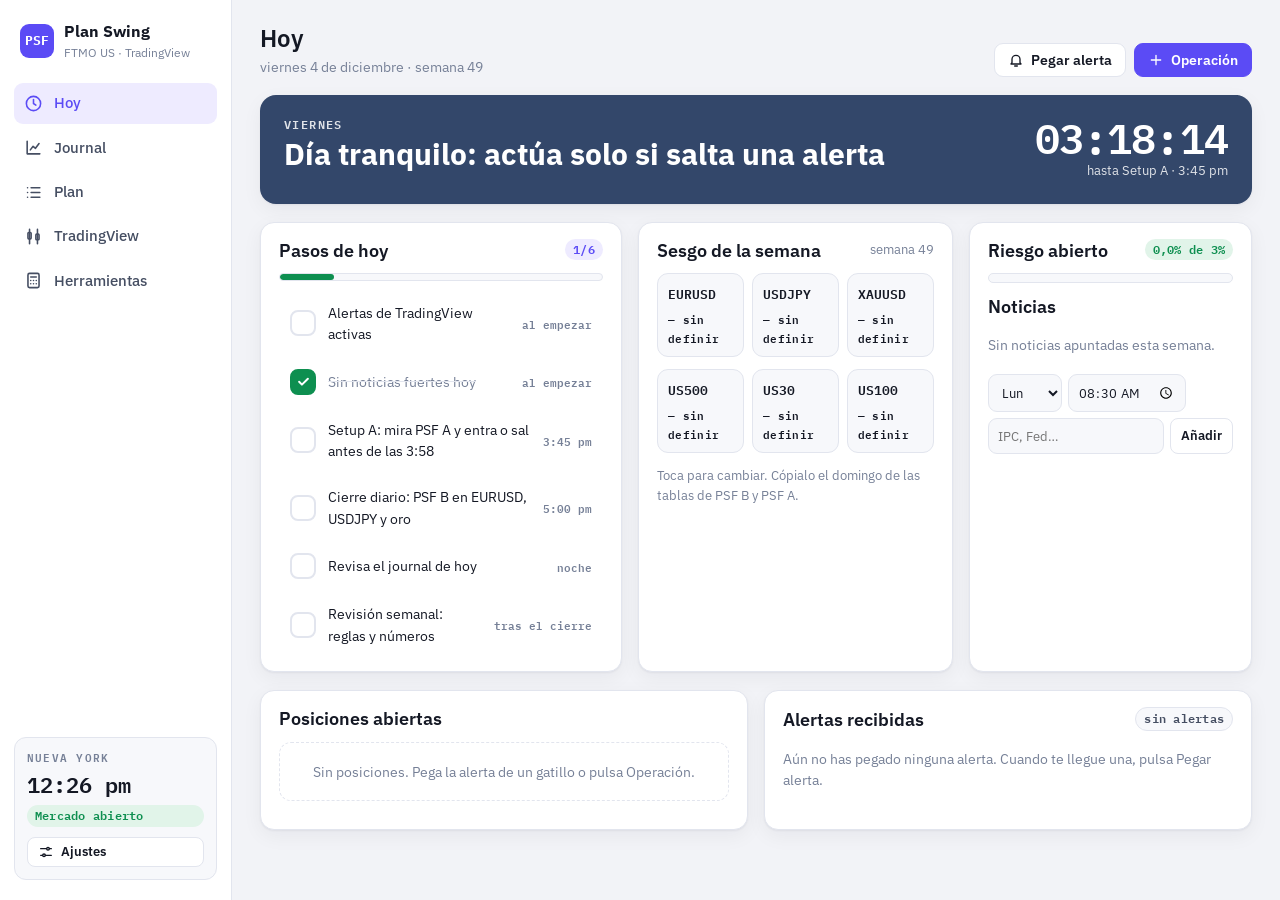
<file: swing/index.html>
<!doctype html>
<html lang="es">
<head>
<meta charset="utf-8">
<meta name="viewport" content="width=device-width,initial-scale=1,viewport-fit=cover">
<meta name="description" content="Plan de swing trading con cuenta de fondeo: qué toca hoy, journal de operaciones, indicadores de TradingView y backtest.">
<meta name="theme-color" content="#FFFFFF" media="(prefers-color-scheme: light)">
<meta name="theme-color" content="#121723" media="(prefers-color-scheme: dark)">
<meta name="apple-mobile-web-app-capable" content="yes">
<meta name="mobile-web-app-capable" content="yes">
<meta name="apple-mobile-web-app-title" content="Plan Swing">
<meta name="apple-mobile-web-app-status-bar-style" content="default">
<link rel="manifest" href="manifest.json">
<link rel="icon" type="image/png" sizes="192x192" href="icon-192.png">
<link rel="apple-touch-icon" href="icon-192.png">
<title>Plan Swing Fondeo</title>
<link rel="preconnect" href="https://fonts.googleapis.com">
<link rel="preconnect" href="https://fonts.gstatic.com" crossorigin>
<link rel="stylesheet" href="https://fonts.googleapis.com/css2?family=IBM+Plex+Mono:wght@400;500;600&family=IBM+Plex+Sans:wght@400;500;600;700&display=swap">
<style>
/* Layout: trading-desk app shell. Sidebar + views on desktop, bottom tab bar on phones. Data in cards; one colored "Ahora" banner per day. */
:root{
  --bg:#F2F3F7; --panel:#FFFFFF; --panel-2:#F7F8FB; --ink:#141824; --ink-2:#454E62; --muted:#768097; --line:#E2E5EE;
  --brand:#5B4BF5; --brand-soft:#EEEBFF; --on-brand:#FFFFFF;
  --entry:#2962FF; --a:#7255F0; --a-soft:#F0ECFF; --b:#0C8F8B; --b-soft:#DFF4F3; --o:#8A94A8;
  --gain:#0E8F50; --gain-soft:#E1F4E9; --gain-mid:#ADE2C4; --loss:#D63F44; --loss-soft:#FBE7E7; --loss-mid:#F2BDBF; --warn:#B86E00; --warn-soft:#FCF0D9;
  --tone-calm:#33476A; --tone-go:#12804A; --tone-wait:#AD5F08; --tone-a:#6247E8; --tone-b:#0A7A7E; --tone-stop:#C03A3E; --tone-rest:#4A5568; --on-tone:#FFFFFF;
  --shadow:0 1px 2px rgba(20,24,36,.05),0 6px 20px rgba(20,24,36,.05);
  --sans:"IBM Plex Sans",system-ui,-apple-system,"Segoe UI",sans-serif;
  --mono:"IBM Plex Mono",ui-monospace,"SFMono-Regular",Menlo,monospace;
}
@media (prefers-color-scheme: dark){:root:not([data-theme="light"]){
  --bg:#0A0D14; --panel:#121723; --panel-2:#161C2A; --ink:#E6E9F2; --ink-2:#B3BBCC; --muted:#828BA2; --line:#232A3A;
  --brand:#8D7EFF; --brand-soft:#221D45; --on-brand:#0A0D14;
  --entry:#5B8BFF; --a:#A28FFF; --a-soft:#251F47; --b:#2CC9BF; --b-soft:#0E2C2D; --o:#7E89A2;
  --gain:#3DD68C; --gain-soft:#0E2A1C; --gain-mid:#17533A; --loss:#FF6B6F; --loss-soft:#341517; --loss-mid:#6A2629; --warn:#F2A93B; --warn-soft:#33250D;
  --tone-calm:#34507C; --tone-go:#168550; --tone-wait:#B0660D; --tone-a:#6B52F0; --tone-b:#0D8086; --tone-stop:#C4434A; --tone-rest:#4E596D; --on-tone:#FFFFFF;
  --shadow:0 1px 2px rgba(0,0,0,.3),0 8px 24px rgba(0,0,0,.25); color-scheme:dark}}
:root[data-theme="dark"]{
  --bg:#0A0D14; --panel:#121723; --panel-2:#161C2A; --ink:#E6E9F2; --ink-2:#B3BBCC; --muted:#828BA2; --line:#232A3A;
  --brand:#8D7EFF; --brand-soft:#221D45; --on-brand:#0A0D14;
  --entry:#5B8BFF; --a:#A28FFF; --a-soft:#251F47; --b:#2CC9BF; --b-soft:#0E2C2D; --o:#7E89A2;
  --gain:#3DD68C; --gain-soft:#0E2A1C; --gain-mid:#17533A; --loss:#FF6B6F; --loss-soft:#341517; --loss-mid:#6A2629; --warn:#F2A93B; --warn-soft:#33250D;
  --tone-calm:#34507C; --tone-go:#168550; --tone-wait:#B0660D; --tone-a:#6B52F0; --tone-b:#0D8086; --tone-stop:#C4434A; --tone-rest:#4E596D; --on-tone:#FFFFFF;
  --shadow:0 1px 2px rgba(0,0,0,.3),0 8px 24px rgba(0,0,0,.25); color-scheme:dark}

*{box-sizing:border-box}
[hidden]{display:none!important}
html,body{margin:0}
body{background:var(--bg);color:var(--ink);font:400 15px/1.5 var(--sans);-webkit-font-smoothing:antialiased}
h1,h2,h3,h4{margin:0;font-weight:600;line-height:1.2;text-wrap:balance}
h1{font-size:1.5rem} h2{font-size:1.15rem} h3{font-size:.98rem} h4{font-size:.86rem}
p{margin:0}
a{color:var(--brand)}
button,input,select,textarea{font:inherit;color:inherit}
:focus-visible{outline:2px solid var(--brand);outline-offset:2px}
.mono,.num{font-family:var(--mono);font-variant-numeric:tabular-nums}
.muted{color:var(--muted)} .ink2{color:var(--ink-2)}
.pos{color:var(--gain)} .neg{color:var(--loss)}
.small{font-size:.84rem}
.eyebrow{font:600 .7rem/1.2 var(--mono);letter-spacing:.11em;text-transform:uppercase;color:var(--muted)}

/* shell */
.app{display:grid;grid-template-columns:232px minmax(0,1fr);min-height:100vh}
.side{position:sticky;top:0;align-self:start;height:100vh;padding:20px 14px;border-right:1px solid var(--line);background:var(--panel);display:flex;flex-direction:column;gap:22px}
.brandrow{display:flex;align-items:center;gap:10px;padding:0 6px}
.logo{width:34px;height:34px;border-radius:9px;background:var(--brand);color:var(--on-brand);display:grid;place-items:center;font:700 .82rem var(--mono)}
.brandrow b{font-size:.98rem;white-space:nowrap} .brandrow span{display:block;font-size:.74rem;color:var(--muted)}
nav.menu{display:flex;flex-direction:column;gap:4px}
nav.menu a{display:flex;align-items:center;gap:11px;padding:9px 10px;border-radius:9px;color:var(--ink-2);text-decoration:none;font-weight:500;font-size:.93rem}
nav.menu a svg{width:19px;height:19px;flex:none}
nav.menu a:hover{background:var(--panel-2)}
nav.menu a[aria-current="page"]{background:var(--brand-soft);color:var(--brand)}
.side-foot{margin-top:auto;display:flex;flex-direction:column;gap:10px;padding:12px;border:1px solid var(--line);border-radius:12px;background:var(--panel-2)}
.side-clock{font:600 1.35rem/1 var(--mono)}
.main{min-width:0;padding-block:24px 48px;padding-left:max(28px,env(safe-area-inset-left,0px));padding-right:max(28px,env(safe-area-inset-right,0px));display:flex;flex-direction:column;gap:20px}
.mtop{display:none}
.tabbar{display:none}
.view{display:flex;flex-direction:column;gap:18px;min-width:0}
.vhead{display:flex;flex-wrap:wrap;align-items:flex-end;justify-content:space-between;gap:12px}
.vhead p{color:var(--muted);font-size:.9rem;margin-top:3px}
.actions{display:flex;flex-wrap:wrap;gap:8px}
@media (max-width:999px){
  .app{grid-template-columns:minmax(0,1fr)}
  .side{display:none}
  .mtop{display:flex;align-items:center;justify-content:space-between;gap:10px;position:sticky;top:env(safe-area-inset-top,0px);z-index:20;background:var(--panel);border-bottom:1px solid var(--line);padding-block:10px;padding-left:max(16px,env(safe-area-inset-left,0px));padding-right:max(16px,env(safe-area-inset-right,0px))}
  body::before{content:"";position:fixed;inset:0 0 auto;height:env(safe-area-inset-top,0px);z-index:21;background:var(--panel)}
  .main{padding-left:max(16px,env(safe-area-inset-left,0px));padding-right:max(16px,env(safe-area-inset-right,0px));padding-bottom:110px;padding-top:16px}
  .tabbar{display:flex;position:fixed;left:0;right:0;bottom:0;z-index:20;background:var(--panel);border-top:1px solid var(--line);padding-bottom:env(safe-area-inset-bottom,0px);padding-left:max(6px,env(safe-area-inset-left,0px));padding-right:max(6px,env(safe-area-inset-right,0px))}
  .tabbar a{flex:1;display:flex;flex-direction:column;align-items:center;gap:2px;padding:8px 2px 7px;color:var(--muted);text-decoration:none;font-size:.7rem;font-weight:600}
  .tabbar a svg{width:21px;height:21px}
  .tabbar a[aria-current="page"]{color:var(--brand)}
}

/* cards & grids */
.card{background:var(--panel);border:1px solid var(--line);border-radius:14px;padding:16px 18px;box-shadow:var(--shadow);display:flex;flex-direction:column;gap:12px;min-width:0}
.card-h{display:flex;flex-wrap:wrap;align-items:center;justify-content:space-between;gap:8px 12px}
.grid{display:grid;gap:16px}
.g2{grid-template-columns:repeat(2,minmax(0,1fr))} .g3{grid-template-columns:repeat(3,minmax(0,1fr))}
.g-hoy{grid-template-columns:minmax(0,1.15fr) minmax(0,1fr) minmax(0,.9fr)}
.g-jr{grid-template-columns:repeat(2,minmax(0,1fr))}
@media (max-width:1180px){.g-hoy{grid-template-columns:repeat(2,minmax(0,1fr))}.g-hoy>:first-child{grid-column:1 / -1}}
@media (max-width:860px){.g2,.g3,.g-hoy,.g-jr{grid-template-columns:minmax(0,1fr)}.g-hoy>:first-child{grid-column:auto}}

/* buttons, pills, inputs */
.btn{display:inline-flex;align-items:center;gap:7px;border:1px solid var(--line);background:var(--panel);color:var(--ink);border-radius:9px;padding:8px 13px;font-weight:600;font-size:.87rem;cursor:pointer;line-height:1.2}
.btn:hover{background:var(--panel-2)}
.btn.pri{background:var(--brand);border-color:var(--brand);color:var(--on-brand)}
.btn.pri:hover{filter:brightness(1.06)}
.btn.sm{padding:6px 10px;font-size:.8rem;border-radius:8px}
.btn.gain{background:var(--gain);border-color:var(--gain);color:var(--panel)} .btn.loss{color:var(--loss);border-color:var(--loss-mid)}
.btn:disabled{opacity:.45;cursor:not-allowed}
.btn svg{width:16px;height:16px}
.pill{display:inline-flex;align-items:center;gap:5px;font:600 .72rem/1 var(--mono);padding:5px 8px;border-radius:999px;white-space:nowrap;letter-spacing:.02em}
.pill.g{background:var(--gain-soft);color:var(--gain)} .pill.l{background:var(--loss-soft);color:var(--loss)} .pill.w{background:var(--warn-soft);color:var(--warn)}
.pill.n{background:var(--panel-2);color:var(--ink-2);border:1px solid var(--line)} .pill.a{background:var(--a-soft);color:var(--a)} .pill.b{background:var(--b-soft);color:var(--b)} .pill.br{background:var(--brand-soft);color:var(--brand)}
.dot{width:8px;height:8px;border-radius:50%;display:inline-block;flex:none}
label.f{display:flex;flex-direction:column;gap:5px;font-size:.76rem;font-weight:600;color:var(--muted);min-width:0}
input.in,select.in,textarea.in{background:var(--panel-2);border:1px solid var(--line);border-radius:9px;padding:9px 11px;font-size:.93rem;color:var(--ink);width:100%;min-width:0}
textarea.in{min-height:76px;resize:vertical;font-family:var(--mono);font-size:.84rem}
input.in:focus,select.in:focus,textarea.in:focus{border-color:var(--brand);outline:none;box-shadow:0 0 0 3px var(--brand-soft)}
.fgrid{display:grid;grid-template-columns:repeat(auto-fit,minmax(140px,1fr));gap:12px}
.seg{display:inline-flex;background:var(--panel-2);border:1px solid var(--line);border-radius:10px;padding:3px;gap:2px;flex-wrap:wrap}
.seg button{border:0;background:transparent;border-radius:7px;padding:6px 11px;font-size:.82rem;font-weight:600;color:var(--ink-2);cursor:pointer}
.seg button[aria-pressed="true"]{background:var(--panel);color:var(--ink);box-shadow:0 1px 3px rgba(0,0,0,.12)}
.status{font-size:.82rem;color:var(--muted)}
.empty{border:1px dashed var(--line);border-radius:12px;padding:18px;color:var(--muted);font-size:.9rem;text-align:center}

/* HOY */
.now{border-radius:16px;padding:22px 24px;background:var(--tone-calm);color:var(--on-tone);display:grid;grid-template-columns:minmax(0,1fr) auto;gap:16px 28px;align-items:center;box-shadow:var(--shadow)}
.now[data-tone="go"]{background:var(--tone-go)} .now[data-tone="wait"]{background:var(--tone-wait)} .now[data-tone="a"]{background:var(--tone-a)} .now[data-tone="b"]{background:var(--tone-b)} .now[data-tone="stop"]{background:var(--tone-stop)} .now[data-tone="rest"]{background:var(--tone-rest)}
.now-k{font:600 .72rem/1.2 var(--mono);letter-spacing:.12em;text-transform:uppercase;opacity:.85}
.now-t{font-size:clamp(1.3rem,3.2vw,1.85rem);font-weight:700;line-height:1.15;margin-top:6px;text-wrap:balance}
.now-s{margin-top:6px;opacity:.92;font-size:.94rem}
.now-chips{display:flex;flex-wrap:wrap;gap:6px;margin-top:10px}
.now-chips span{font:600 .72rem var(--mono);background:rgba(255,255,255,.16);padding:5px 9px;border-radius:999px}
.count{text-align:right}
.count b{display:block;font:600 clamp(1.8rem,5vw,2.6rem)/1 var(--mono);font-variant-numeric:tabular-nums;letter-spacing:-.02em}
.count span{font-size:.8rem;opacity:.85}
@media (max-width:640px){.now{grid-template-columns:minmax(0,1fr)}.count{text-align:left}}
ol.steps{list-style:none;margin:0;padding:0;display:flex;flex-direction:column;gap:6px}
ol.steps li{display:grid;grid-template-columns:28px minmax(0,1fr) auto;gap:10px;align-items:center;padding:8px 10px;border-radius:10px;border:1px solid transparent}
ol.steps li.is-now{border-color:var(--a);background:var(--a-soft)}
ol.steps li.is-late{background:var(--warn-soft)}
ol.steps li.is-done .st-l{color:var(--muted);text-decoration:line-through;text-decoration-color:var(--line)}
.st-t{font:600 .7rem var(--mono);color:var(--muted);white-space:nowrap}
.st-l{font-size:.9rem;min-width:0}
.chk{width:26px;height:26px;border-radius:8px;border:2px solid var(--line);background:var(--panel);display:grid;place-items:center;cursor:pointer;padding:0;color:var(--on-tone)}
.chk svg{width:15px;height:15px;opacity:0}
.chk[aria-pressed="true"]{background:var(--gain);border-color:var(--gain)}
.chk[aria-pressed="true"] svg{opacity:1}
.chk.bad{border-color:var(--loss);color:var(--loss)} .chk.bad svg{opacity:1}
.chk:disabled{cursor:default}
.prog{height:8px;border-radius:99px;background:var(--panel-2);overflow:hidden;border:1px solid var(--line)}
.prog i{display:block;height:100%;background:var(--gain);border-radius:99px;transition:width .3s}
.biasgrid{display:grid;grid-template-columns:repeat(3,minmax(0,1fr));gap:8px}
.bchip{border:1px solid var(--line);background:var(--panel-2);border-radius:11px;padding:9px 10px;text-align:left;cursor:pointer;display:flex;flex-direction:column;gap:4px;min-width:0}
.bchip b{font:600 .82rem var(--mono)}
.bchip span{font:600 .7rem var(--mono);letter-spacing:.03em}
.bchip[data-v="L"],.bchip[data-v="up"]{background:var(--gain-soft);border-color:var(--gain-mid)} .bchip[data-v="L"] span,.bchip[data-v="up"] span{color:var(--gain)}
.bchip[data-v="S"],.bchip[data-v="down"]{background:var(--loss-soft);border-color:var(--loss-mid)} .bchip[data-v="S"] span,.bchip[data-v="down"] span{color:var(--loss)}
.bchip[data-v="N"] span{color:var(--ink-2)}
.bchip .zone{font-size:.66rem;color:var(--a)}
.meter{height:10px;border-radius:99px;background:var(--panel-2);border:1px solid var(--line);overflow:hidden}
.meter i{display:block;height:100%;border-radius:99px}
ul.list{list-style:none;margin:0;padding:0;display:flex;flex-direction:column;gap:6px}
ul.list li{display:flex;align-items:center;justify-content:space-between;gap:10px;font-size:.88rem;padding:6px 0;border-bottom:1px solid var(--line)}
ul.list li:last-child{border-bottom:0}
.evform{display:flex;flex-wrap:wrap;gap:6px}
.evform .in{padding:7px 9px;font-size:.84rem}
.evform #evDay{width:74px;flex:none}.evform #evTime{width:118px;flex:none}.evform #evName{flex:1 1 120px;width:auto}
.pcard{border:1px solid var(--line);border-left:4px solid var(--b);border-radius:12px;padding:12px 14px;display:flex;flex-direction:column;gap:10px;background:var(--panel)}
.pcard.A{border-left-color:var(--a)}
.pcard .ph{display:flex;flex-wrap:wrap;align-items:center;gap:8px}
.pcard .ph b{font:600 .95rem var(--mono)}
.ladder{position:relative;height:46px;margin:2px 6px 0}
.ladder .bar{position:absolute;top:12px;height:8px;border-radius:99px}
.ladder .mk{position:absolute;top:6px;width:3px;height:20px;border-radius:2px;transform:translateX(-50%)}
.ladder .lb{position:absolute;top:28px;transform:translateX(-50%);font:600 .68rem var(--mono);white-space:nowrap}
.pbtns{display:flex;flex-wrap:wrap;gap:6px;align-items:center}
.pbtns .in{width:9rem;padding:6px 9px;font-size:.84rem}
.alog li span.t{font:500 .76rem var(--mono);color:var(--muted);white-space:nowrap}

/* JOURNAL */
.fbar{display:flex;flex-wrap:wrap;gap:10px;align-items:center}
.fbar .in{width:auto;padding:7px 10px;font-size:.84rem}
.kpis{display:grid;grid-template-columns:repeat(6,minmax(0,1fr));gap:12px}
@media (max-width:1280px){.kpis{grid-template-columns:repeat(3,minmax(0,1fr))}}
@media (max-width:560px){.kpis{grid-template-columns:repeat(2,minmax(0,1fr))}}
.kpi{background:var(--panel);border:1px solid var(--line);border-radius:14px;padding:14px 16px;box-shadow:var(--shadow);display:flex;flex-direction:column;gap:6px;min-width:0}
.kpi .k{font-size:.76rem;font-weight:600;color:var(--muted)}
.kpi .v{font-size:1.45rem;font-weight:600;line-height:1.1}
.kpi .s{font-size:.76rem;color:var(--muted)}
.segbar{display:flex;gap:2px;height:8px}
.segbar i{display:block;height:100%;border-radius:99px}
.lg{display:flex;flex-wrap:wrap;gap:4px 10px;font-size:.72rem;color:var(--muted)}
.lg span{display:inline-flex;align-items:center;gap:5px}
.chartbox{position:relative;flex:1;min-height:250px}
.chartbox svg{position:absolute;inset:0;display:block;width:100%;height:100%;overflow:visible}
.chartbox .grid-l{stroke:var(--line);stroke-width:1}
.chartbox .ax{fill:var(--muted);font:500 11px var(--mono)}
.tip{position:absolute;pointer-events:none;background:var(--panel);border:1px solid var(--line);box-shadow:var(--shadow);border-radius:10px;padding:8px 10px;font-size:.8rem;min-width:120px;z-index:5}
.tip b{display:block;font-size:.98rem}
.cal{display:grid;grid-template-columns:repeat(7,minmax(0,1fr)) minmax(0,1.1fr);gap:4px}
.cal .hd{font:600 .68rem var(--mono);color:var(--muted);text-align:center;padding:2px 0}
.cal button,.cal .wk{border:1px solid var(--line);border-radius:9px;background:var(--panel-2);min-height:58px;padding:5px 6px;display:flex;flex-direction:column;align-items:flex-start;justify-content:space-between;cursor:pointer;color:var(--ink);text-align:left;min-width:0}
.cal button.out{opacity:.35}
.cal button.today{box-shadow:inset 0 0 0 2px var(--brand)}
.cal .d{font:600 .7rem var(--mono);color:var(--muted)}
.cal .p{font:600 .76rem var(--mono);line-height:1.1;white-space:nowrap}
.cal button,.cal .wk{container-type:inline-size}
@container (max-width:60px){.cal .cur{display:none}.cal .p{font-size:.66rem}}
.cal .n{font-size:.62rem;color:var(--muted);white-space:nowrap}
@container (max-width:96px){.cal .nr{display:none}}
.cal .p.pos,.cal .p.neg{color:var(--ink)}
.cal [data-s="z"]{background:var(--panel);border-color:var(--o)}
.cal [data-s="g1"]{background:var(--gain-soft);border-color:var(--gain-mid)} .cal [data-s="g2"]{background:var(--gain-mid);border-color:var(--gain-mid)}
.cal [data-s="l1"]{background:var(--loss-soft);border-color:var(--loss-mid)} .cal [data-s="l2"]{background:var(--loss-mid);border-color:var(--loss-mid)}
.cal .wk{cursor:default;background:var(--panel)}
@media (max-width:560px){.cal{grid-template-columns:repeat(7,minmax(0,1fr));gap:3px}.cal .wk,.cal .hd.wkh{display:none}.cal button{min-height:46px;padding:4px 3px}.cal .n{display:none}}
.pb{border:1px solid var(--line);border-radius:12px;padding:12px 14px;display:flex;flex-direction:column;gap:8px;border-top:4px solid var(--o)}
.pb.A{border-top-color:var(--a)} .pb.B{border-top-color:var(--b)}
.pb .row{display:flex;justify-content:space-between;font-size:.84rem}
.bars{display:flex;flex-direction:column;gap:8px}
.brow{display:grid;grid-template-columns:4.6rem minmax(0,1fr) 4.4rem;gap:8px;align-items:center;font-size:.82rem}
.btrack{position:relative;height:18px}
.btrack .mid{position:absolute;left:50%;top:-2px;bottom:-2px;border-left:1px solid var(--line)}
.btrack i{position:absolute;top:2px;height:14px}
.btrack i.p{left:50%;background:var(--gain);border-radius:0 4px 4px 0}
.btrack i.n{right:50%;background:var(--loss);border-radius:4px 0 0 4px}
.brow .v{text-align:right;font-family:var(--mono);font-size:.78rem}
.tblwrap{overflow-x:auto;border:1px solid var(--line);border-radius:12px}
table{border-collapse:collapse;width:100%;font-size:.86rem}
th,td{padding:9px 11px;text-align:left;border-bottom:1px solid var(--line);white-space:nowrap}
th{font:600 .7rem var(--mono);letter-spacing:.06em;text-transform:uppercase;color:var(--muted);background:var(--panel-2)}
td.n,th.n{text-align:right;font-family:var(--mono);font-variant-numeric:tabular-nums}
tbody tr{cursor:pointer} tbody tr:hover{background:var(--panel-2)}
tr:last-child td{border-bottom:0}
.tags{display:flex;flex-wrap:wrap;gap:4px}

/* dialogs */
dialog.dlg{border:1px solid var(--line);border-radius:18px;padding:0;background:var(--panel);color:var(--ink);width:min(620px,calc(100% - 24px));max-height:calc(100% - 32px);box-shadow:0 20px 60px rgba(0,0,0,.35)}
dialog.dlg::backdrop{background:rgba(8,10,18,.55)}
.dh{display:flex;align-items:center;justify-content:space-between;gap:10px;padding:16px 18px;border-bottom:1px solid var(--line);position:sticky;top:0;background:var(--panel);z-index:2}
.db{padding:16px 18px;display:flex;flex-direction:column;gap:14px}
.df{display:flex;flex-wrap:wrap;gap:8px;justify-content:flex-end;padding:14px 18px;border-top:1px solid var(--line)}
.x{border:0;background:var(--panel-2);width:32px;height:32px;border-radius:9px;cursor:pointer;font-size:1.1rem;color:var(--ink-2);display:grid;place-items:center;flex:none;padding:0}
ul.pre{list-style:none;margin:0;padding:0;display:flex;flex-direction:column;gap:6px}
ul.pre li{display:grid;grid-template-columns:28px minmax(0,1fr);gap:10px;align-items:center;font-size:.88rem}
ul.pre li .auto{font:600 .62rem var(--mono);color:var(--muted);margin-left:6px}
.tagbtn{border:1px solid var(--line);background:var(--panel-2);border-radius:999px;padding:5px 10px;font-size:.78rem;font-weight:600;cursor:pointer;color:var(--ink-2)}
.tagbtn[aria-pressed="true"]{background:var(--brand-soft);border-color:var(--brand);color:var(--brand)}
.stars{display:flex;gap:4px}
.stars button{border:0;background:transparent;font-size:1.3rem;cursor:pointer;color:var(--line);padding:0 2px}
.stars button[aria-pressed="true"]{color:var(--warn)}

/* PLAN & TV */
.rules{display:grid;grid-template-columns:repeat(3,minmax(0,1fr));gap:10px}
@media (max-width:700px){.rules{grid-template-columns:repeat(2,minmax(0,1fr))}}
.rule{background:var(--panel-2);border:1px solid var(--line);border-radius:11px;padding:10px 12px}
.rule b{display:block;font-size:1.05rem}
.rule span{font-size:.76rem;color:var(--muted)}
dl.kv{display:grid;grid-template-columns:7.2rem minmax(0,1fr);gap:7px 12px;margin:0;font-size:.88rem}
dl.kv dt{color:var(--muted);font-weight:600;font-size:.78rem}
dl.kv dd{margin:0}
details.more{border-top:1px solid var(--line);padding-top:10px}
details.more summary{cursor:pointer;font-weight:600;font-size:.86rem;color:var(--brand)}
details.more[open] summary{margin-bottom:10px}
.statrow{display:grid;grid-template-columns:repeat(3,minmax(0,1fr));gap:10px}
@media (max-width:640px){.statrow{grid-template-columns:minmax(0,1fr)}}
.stat{border:1px solid var(--line);border-radius:11px;padding:12px}
.stat b{font-size:1.35rem;display:block}
.stat span{font-size:.78rem;color:var(--muted)}
ol.road{margin:0;padding-left:1.2rem;display:flex;flex-direction:column;gap:6px;font-size:.9rem}
ol.road li::marker{font:600 .85rem var(--mono);color:var(--brand)}
pre.code{margin:0;max-height:360px;overflow:auto;padding:12px 14px;font:400 .74rem/1.5 var(--mono);background:var(--panel-2);border:1px solid var(--line);border-radius:10px;white-space:pre}
.swatches{display:flex;flex-wrap:wrap;gap:8px}
.tvprev{display:block;width:100%;height:auto;border-radius:10px}
.sw i{box-shadow:inset 0 0 0 1px var(--line)}
.tvpal em{display:block;font-style:normal;font-size:.74rem;color:var(--muted)}
.tvpal button.sw{background:var(--panel);font:600 .76rem var(--mono);color:var(--ink);cursor:pointer;flex:none}
.tvpal button.sw:hover{background:var(--panel-2)}
.sw{display:inline-flex;align-items:center;gap:7px;border:1px solid var(--line);border-radius:999px;padding:4px 10px 4px 5px;font-size:.78rem}
.sw i{width:16px;height:16px;border-radius:50%;display:inline-block}
.mock{display:grid;grid-template-columns:1fr 1fr;gap:8px}
.mock div{border:1px solid var(--line);border-radius:10px;padding:10px;background:var(--panel-2);font:600 .74rem var(--mono);color:var(--ink-2);min-height:92px;display:flex;flex-direction:column;gap:6px}
.mock em{font-style:normal;font-weight:500;color:var(--muted)}
.chartsvg{display:block;width:100%;min-width:520px;height:auto}
.chartwrap{overflow-x:auto}
.chartsvg .grid{stroke:var(--line);stroke-width:1} .chartsvg .axis{stroke:var(--muted);stroke-width:1}
.chartsvg .lbl{fill:var(--muted);font:500 12px var(--mono)} .chartsvg .strong{fill:var(--brand);font-weight:600}
.chartsvg .band{fill:var(--brand);fill-opacity:.1;stroke:var(--brand);stroke-opacity:.45;stroke-dasharray:4 3}
.chartsvg .price{fill:none;stroke:var(--ink);stroke-width:1.6;stroke-linejoin:round}
.chartsvg .sma{fill:none;stroke:var(--warn);stroke-width:1.5;stroke-dasharray:5 4} .chartsvg .smaT{fill:var(--warn)}
.chartsvg .dot{fill:var(--ink)} .chartsvg .dot.loss{fill:var(--loss)} .chartsvg .lossT{fill:var(--loss);font-weight:600}
.chartsvg .gain{fill:var(--gain)} .chartsvg .lossF{fill:var(--loss)}
.tbl2 table{font-size:.82rem}
footer.ft{font-size:.78rem;color:var(--muted)}
@media (prefers-reduced-motion:reduce){*{transition:none!important;scroll-behavior:auto!important}}
</style>

</head>
<body>
<div class="app">
  <aside class="side" aria-label="Menú">
    <div class="brandrow"><div class="logo">PSF</div><div><b>Plan Swing</b><span>FTMO US · TradingView</span></div></div>
    <nav class="menu" id="menu"><a href="#hoy"><svg width="18" height="18" viewBox="0 0 24 24" fill="none" stroke="currentColor" stroke-width="2" stroke-linecap="round" stroke-linejoin="round" aria-hidden="true"><circle cx="12" cy="12" r="9"/><path d="M12 7v5l3 2"/></svg><span>Hoy</span></a><a href="#journal"><svg width="18" height="18" viewBox="0 0 24 24" fill="none" stroke="currentColor" stroke-width="2" stroke-linecap="round" stroke-linejoin="round" aria-hidden="true"><path d="M4 4v16h16"/><path d="M8 15l3.5-4.5 3 2.5L19 7"/></svg><span>Journal</span></a><a href="#plan"><svg width="18" height="18" viewBox="0 0 24 24" fill="none" stroke="currentColor" stroke-width="2" stroke-linecap="round" stroke-linejoin="round" aria-hidden="true"><path d="M9 6h11M9 12h11M9 18h11"/><path d="M4.5 6h.01M4.5 12h.01M4.5 18h.01"/></svg><span>Plan</span></a><a href="#tv"><svg width="18" height="18" viewBox="0 0 24 24" fill="none" stroke="currentColor" stroke-width="2" stroke-linecap="round" stroke-linejoin="round" aria-hidden="true"><path d="M7 3v18M17 3v18"/><rect x="5" y="7" width="4" height="8" rx="1"/><rect x="15" y="9" width="4" height="7" rx="1"/></svg><span>TradingView</span></a><a href="#tools"><svg width="18" height="18" viewBox="0 0 24 24" fill="none" stroke="currentColor" stroke-width="2" stroke-linecap="round" stroke-linejoin="round" aria-hidden="true"><rect x="5" y="3" width="14" height="18" rx="2"/><path d="M8.5 7.5h7"/><path d="M8.5 12h.01M12 12h.01M15.5 12h.01M8.5 16h.01M12 16h.01M15.5 16h.01"/></svg><span>Herramientas</span></a></nav>
    <div class="side-foot">
      <span class="eyebrow">Nueva York</span>
      <span class="side-clock" id="sClock">--:--</span>
      <span id="sMarket" class="pill n">–</span>
      <button type="button" class="btn sm" id="openSettings"><svg width="18" height="18" viewBox="0 0 24 24" fill="none" stroke="currentColor" stroke-width="2" stroke-linecap="round" stroke-linejoin="round" aria-hidden="true"><path d="M4 7h9M17 7h3M4 17h3M11 17h9"/><circle cx="15" cy="7" r="2"/><circle cx="9" cy="17" r="2"/></svg> Ajustes</button>
    </div>
  </aside>

  <header class="mtop">
    <div class="brandrow"><div class="logo">PSF</div><b>Plan Swing</b></div>
    <div style="display:flex;align-items:center;gap:8px"><span class="mono" id="mClock" style="font-weight:600;white-space:nowrap">--:--</span><span id="mMarket" class="pill n">–</span><button type="button" class="x" id="openSettings2" aria-label="Ajustes"><svg width="18" height="18" viewBox="0 0 24 24" fill="none" stroke="currentColor" stroke-width="2" stroke-linecap="round" stroke-linejoin="round" aria-hidden="true"><path d="M4 7h9M17 7h3M4 17h3M11 17h9"/><circle cx="15" cy="7" r="2"/><circle cx="9" cy="17" r="2"/></svg></button></div>
  </header>

  <main class="main" id="main">

    <!-- ================= HOY ================= -->
    <section class="view" id="v-hoy" aria-labelledby="t-hoy">
      <div class="vhead"><div><h1 id="t-hoy">Hoy</h1><p id="hoyDate">–</p></div>
        <div class="actions"><button type="button" class="btn" data-open="dlgAlert"><svg width="18" height="18" viewBox="0 0 24 24" fill="none" stroke="currentColor" stroke-width="2" stroke-linecap="round" stroke-linejoin="round" aria-hidden="true"><path d="M6 16v-5a6 6 0 1 1 12 0v5l1.5 2h-15z"/><path d="M10 21h4"/></svg> Pegar alerta</button><button type="button" class="btn pri" data-open="dlgTrade"><svg width="18" height="18" viewBox="0 0 24 24" fill="none" stroke="currentColor" stroke-width="2" stroke-linecap="round" stroke-linejoin="round" aria-hidden="true"><path d="M12 5v14M5 12h14"/></svg> Operación</button></div></div>

      <div class="now" id="now" data-tone="calm" aria-live="polite">
        <div><div class="now-k" id="nowK">Ahora</div><div class="now-t" id="nowT">Cargando…</div><div class="now-s" id="nowS"></div><div class="now-chips" id="nowZ"></div></div>
        <div class="count"><b id="cdown">--:--:--</b><span id="cdownL"></span></div>
      </div>

      <div class="grid g-hoy">
        <div class="card">
          <div class="card-h"><h2>Pasos de hoy</h2><span class="pill br" id="stepProg">0/0</span></div>
          <div class="prog" aria-hidden="true"><i id="stepBar" style="width:0%"></i></div>
          <ol class="steps" id="steps"></ol>
        </div>
        <div class="card">
          <div class="card-h"><h2>Sesgo de la semana</h2><span class="muted small" id="weekLbl"></span></div>
          <div class="biasgrid" id="biasB"></div>
          <div class="biasgrid" id="biasA"></div>
          <p class="muted small">Toca para cambiar. Cópialo el domingo de las tablas de PSF B y PSF A.</p>
        </div>
        <div class="card">
          <div class="card-h"><h2>Riesgo abierto</h2><span class="pill n" id="riskTxt">0%</span></div>
          <div class="meter" aria-hidden="true"><i id="riskBar" style="width:0%"></i></div>
          <div class="card-h"><h2>Noticias</h2></div>
          <ul class="list" id="news"></ul>
          <form class="evform" id="evForm" autocomplete="off">
            <select class="in" id="evDay" aria-label="Día"><option value="1">Lun</option><option value="2">Mar</option><option value="3">Mié</option><option value="4">Jue</option><option value="5">Vie</option></select>
            <input class="in" id="evTime" type="time" value="08:30" aria-label="Hora de Nueva York" required>
            <input class="in" id="evName" type="text" maxlength="30" placeholder="IPC, Fed…" aria-label="Noticia" required>
            <button type="submit" class="btn sm">Añadir</button>
          </form>
        </div>
      </div>

      <div class="grid g2">
        <div class="card">
          <div class="card-h"><h2>Posiciones abiertas</h2><span class="muted small" id="openCount"></span></div>
          <div id="openList" class="grid"></div>
          <span class="status" id="openMsg"></span>
        </div>
        <div class="card">
          <div class="card-h"><h2>Alertas recibidas</h2><span class="pill n" id="alertAge">–</span></div>
          <ul class="list alog" id="alertLog"></ul>
        </div>
      </div>
    </section>

    <!-- ================= JOURNAL ================= -->
    <section class="view" id="v-journal" aria-labelledby="t-jr" hidden>
      <div class="vhead"><div><h1 id="t-jr">Journal</h1><p id="jrSub">–</p></div>
        <div class="actions"><button type="button" class="btn" data-open="dlgImport"><svg width="18" height="18" viewBox="0 0 24 24" fill="none" stroke="currentColor" stroke-width="2" stroke-linecap="round" stroke-linejoin="round" aria-hidden="true"><path d="M12 15V4M7.5 8.5L12 4l4.5 4.5"/><path d="M5 20h14"/></svg> Importar</button><button type="button" class="btn pri" data-open="dlgTrade"><svg width="18" height="18" viewBox="0 0 24 24" fill="none" stroke="currentColor" stroke-width="2" stroke-linecap="round" stroke-linejoin="round" aria-hidden="true"><path d="M12 5v14M5 12h14"/></svg> Operación</button></div></div>
      <div class="fbar">
        <div class="seg" id="fPeriod" role="group" aria-label="Periodo"><button type="button" data-v="7">7 días</button><button type="button" data-v="30" aria-pressed="true">30 días</button><button type="button" data-v="month">Este mes</button><button type="button" data-v="all">Todo</button></div>
        <select class="in" id="fMode" aria-label="Modo"><option value="all">Todos los modos</option><option value="real">Challenge/real</option><option value="demo">Demo</option><option value="replay">Replay</option></select>
        <select class="in" id="fSetup" aria-label="Setup"><option value="all">Todos los setups</option><option value="A">Setup A</option><option value="B">Setup B</option><option value="O">Fuera de plan</option></select>
      </div>
      <div class="kpis" id="kpis"></div>
      <div class="grid g-jr">
        <div class="card">
          <div class="card-h"><h2>Curva de resultados</h2><div class="seg" id="eqUnit" role="group" aria-label="Unidad"><button type="button" data-v="usd" aria-pressed="true">$</button><button type="button" data-v="r">R</button></div></div>
          <div class="chartbox" id="eqBox"><svg id="eqSvg" role="img" aria-label="Curva de resultados acumulados"></svg><div class="tip" id="eqTip" hidden></div></div>
        </div>
        <div class="card">
          <div class="card-h"><div><h2 id="calTitle">Calendario</h2><span class="muted small" id="calSum"></span></div><div class="actions"><button type="button" class="btn sm" id="calPrev" aria-label="Mes anterior">‹</button><button type="button" class="btn sm" id="calNext" aria-label="Mes siguiente">›</button></div></div>
          <div class="cal" id="cal"></div>
        </div>
      </div>
      <div class="grid g3" id="playbooks"></div>
      <div class="grid g2">
        <div class="card"><h2>Por día de la semana</h2><div class="bars" id="byDay"></div></div>
        <div class="card"><h2>Por mercado</h2><div class="bars" id="byMkt"></div></div>
      </div>
      <div class="card">
        <div class="card-h"><h2>Operaciones</h2><div class="actions" style="align-items:center"><span class="status" id="exWrap" hidden><span id="exTxt"></span> <button type="button" class="btn sm" id="exDel">Borrar</button></span><span class="status" id="jStatus">Abriendo tu journal…</span></div></div>
        <div class="tblwrap"><table><thead><tr><th>Fecha</th><th>Mercado</th><th>Setup</th><th>Lado</th><th class="n">Entrada</th><th class="n">SL</th><th class="n">TP</th><th class="n">Salida</th><th class="n">R</th><th class="n">P&amp;L</th><th>Estado</th><th>Etiquetas</th></tr></thead><tbody id="rows"></tbody></table></div>
        <div class="empty" id="rowsEmpty">Aún no hay operaciones. Ábrelas desde Hoy o pegando una alerta, o importa el CSV de FTMO MetriX.</div>
      </div>
    </section>

    <!-- ================= PLAN ================= -->
    <section class="view" id="v-plan" aria-labelledby="t-plan" hidden>
      <div class="vhead"><div><h1 id="t-plan">Plan</h1><p>FTMO US · 2-Step · cuenta Swing · riesgo 0,5% (A) y 1% (B)</p></div></div>
      <div class="card">
        <div class="card-h"><h2>La cuenta: FTMO US 2-Step</h2><span class="pill br">MT5 · TradingView</span></div>
        <div class="rules">
          <div class="rule"><b>+10% / +5%</b><span>objetivo fase 1 / fase 2</span></div>
          <div class="rule"><b>−5% diario</b><span>equity, se reinicia a las 6 pm NY</span></div>
          <div class="rule"><b>−10% total</b><span>estático sobre el capital inicial</span></div>
          <div class="rule"><b>80% → 90%</b><span>reparto, cobro a los 14 días</span></div>
          <div class="rule"><b>99 $ · 10k</b><span>289 $ 25k · 499–619 $ 100k</span></div>
          <div class="rule"><b>Tipo Swing</b><span>fin de semana y noticias sin límite · 1:30</span></div>
        </div>
      </div>
      <div class="grid g2">
        <div class="card" style="border-top:4px solid var(--a)">
          <div class="card-h"><h2>Setup A · Dip en índices</h2><span class="pill a">mecánico</span></div>
          <dl class="kv"><dt>Mercados</dt><dd>US500, US30, US100 · diario</dd><dt>Cuándo</dt><dd>Precio sobre la media de 200 y RSI(2) &lt; 10</dd><dt>Entrada</dt><dd>3:50–3:58 pm NY</dd><dt>SL</dt><dd>2,5 × ATR(14)</dd><dt>TP</dt><dd>Cierre sobre la media de 5 o 7 sesiones</dd><dt>Riesgo</dt><dd>0,5% · máx. 2 índices</dd></dl>
        </div>
        <div class="card" style="border-top:4px solid var(--b)">
          <div class="card-h"><h2>Setup B · Swing macro</h2><span class="pill b">tu criterio</span></div>
          <dl class="kv"><dt>Mercados</dt><dd>EURUSD, USDJPY, XAUUSD · 4H</dd><dt>Sesgo</dt><dd>Tendencia + bono 10 años + VIX ≥ ±2</dd><dt>Zona</dt><dd>Toca la media de 20 diaria</dd><dt>Gatillo</dt><dd>Cierre 4H rompe máx./mín. de 5 velas</dd><dt>SL / TP</dt><dd>Tras el swing · 2,5R · BE a +1,5R</dd><dt>Riesgo</dt><dd>1% · máx. 2 abiertas</dd></dl>
        </div>
      </div>
      <div class="grid g2">
        <div class="card">
          <h2>Reglas de riesgo</h2>
          <dl class="kv"><dt>Abierto total</dt><dd>3% como máximo</dd><dt>Día malo</dt><dd>−2,5%: no abras más hasta mañana</dd><dt>Racha mala</dt><dd>−4% desde máximos: riesgo a la mitad</dd><dt>Noticias</dt><dd>Nada nuevo 30 min antes de Fed, IPC o empleo</dd><dt>Correlación</dt><dd>EURUSD corto + USDJPY largo ≤ 1,5%</dd></dl>
        </div>
        <div class="card">
          <h2>Hoja de ruta</h2>
          <ol class="road"><li>Free Trial de FTMO US y layout de TradingView.</li><li>Replay del setup B: 60 operaciones.</li><li>Demo con A y B durante 4–6 semanas.</li><li>Puerta: 40+ operaciones, +0,30R de media, racha ≤ 8, DD ≤ 8R.</li><li>Challenge 10k o 25k tipo Swing.</li></ol>
        </div>
      </div>
      <div class="card">
        <div class="card-h"><h2>Lo que dicen los datos</h2><span class="muted small">backtest 2005–2026 con costes</span></div>
        <div class="statrow">
          <div class="stat"><b class="pos">PF 1,85</b><span>Setup A en US500, 2016–2026</span></div>
          <div class="stat"><b>−0,05R</b><span>Setup B mecánico, últimos 2 años (solo ganó el oro)</span></div>
          <div class="stat"><b class="neg">PF 0,45–1,00</b><span>Estrategias clásicas de pares, 2016–2026</span></div>
        </div>
        <details class="more"><summary>Ver todas las estrategias probadas</summary><div class="tblwrap tbl2"><table><thead><tr><th>Estrategia</th><th>Mercados</th><th class="n">Ops/año</th><th class="n">PF 05–15</th><th class="n">PF 16–26</th><th class="n">R 16–26</th></tr></thead><tbody><tr><td>Ruptura del rango semanal (a favor de tendencia)</td><td>7 pares</td><td class="n">152,9</td><td class="n">1,03</td><td class="n neg">0,85</td><td class="n neg">−0,08</td></tr><tr><td>Pullback en tendencia (RSI2)</td><td>7 pares</td><td class="n">79,0</td><td class="n">0,94</td><td class="n neg">0,96</td><td class="n neg">−0,01</td></tr><tr><td>Ruptura de 20 días (cierre el viernes)</td><td>7 pares</td><td class="n">84,5</td><td class="n">1,14</td><td class="n neg">0,91</td><td class="n neg">−0,03</td></tr><tr><td>Reversión a la media (RSI2 extremo)</td><td>7 pares</td><td class="n">95,9</td><td class="n">0,89</td><td class="n neg">1,00</td><td class="n neg">−0,00</td></tr><tr><td>Tendencia 20/10 tipo Turtle (con fin de semana)</td><td>7 pares</td><td class="n">47,5</td><td class="n">0,98</td><td class="n neg">0,62</td><td class="n neg">−0,22</td></tr><tr><td>Tendencia 55/20 tipo Turtle (con fin de semana)</td><td>7 pares</td><td class="n">29,0</td><td class="n">1,35</td><td class="n neg">0,45</td><td class="n neg">−0,41</td></tr><tr><td>Tendencia 55/20 solo oro + USDJPY</td><td>Oro y USDJPY</td><td class="n">7,6</td><td class="n">1,44</td><td class="n pos">1,04</td><td class="n pos">+0,03</td></tr><tr><td>Dip en tendencia US500</td><td>US500</td><td class="n">8,7</td><td class="n">1,68</td><td class="n pos">1,85</td><td class="n pos">+0,12</td></tr><tr><td>Dip en tendencia US100</td><td>US100</td><td class="n">8,9</td><td class="n">1,51</td><td class="n pos">1,28</td><td class="n pos">+0,05</td></tr><tr><td>Dip en tendencia US30</td><td>US30</td><td class="n">8,7</td><td class="n">1,17</td><td class="n pos">1,47</td><td class="n pos">+0,08</td></tr></tbody></table></div></details>
        <details class="more"><summary>Setup A año a año</summary><div class="chartwrap"><svg viewBox="0 0 640 220" role="img" aria-labelledby="yrT yrD" class="chartsvg">
<title id="yrT">Resultado anual en R del setup Dip en tendencia, 2005 a 2026</title>
<desc id="yrD">Suma de R por año de las operaciones en US500, US100 y US30. 14 de 22 años positivos; el mejor 2021 con +10,6 R y el peor 2018 con −3,3 R.</desc>
<line x1="40" x2="630" y1="192.0" y2="192.0" class="grid"/>
<text x="34" y="196.0" class="lbl" text-anchor="end">−4</text>
<line x1="40" x2="630" y1="147.5" y2="147.5" class="axis"/>
<text x="34" y="151.5" class="lbl" text-anchor="end">0</text>
<line x1="40" x2="630" y1="103.0" y2="103.0" class="grid"/>
<text x="34" y="107.0" class="lbl" text-anchor="end">+4</text>
<line x1="40" x2="630" y1="58.5" y2="58.5" class="grid"/>
<text x="34" y="62.5" class="lbl" text-anchor="end">+8</text>
<line x1="40" x2="630" y1="14.0" y2="14.0" class="grid"/>
<text x="34" y="18.0" class="lbl" text-anchor="end">+12</text>
<rect x="44.0" y="137.7" width="18.8" height="9.8" class="gain"><title>2005: +0.9 R</title></rect>
<text x="53.4" y="208" class="lbl" text-anchor="middle">’05</text>
<rect x="70.8" y="117.8" width="18.8" height="29.7" class="gain"><title>2006: +2.7 R</title></rect>
<rect x="97.7" y="147.5" width="18.8" height="21.6" class="lossF"><title>2007: -1.9 R</title></rect>
<rect x="124.5" y="147.5" width="18.8" height="10.8" class="lossF"><title>2008: -1.0 R</title></rect>
<text x="133.9" y="208" class="lbl" text-anchor="middle">’08</text>
<rect x="151.3" y="97.0" width="18.8" height="50.5" class="gain"><title>2009: +4.5 R</title></rect>
<rect x="178.1" y="132.6" width="18.8" height="14.9" class="gain"><title>2010: +1.3 R</title></rect>
<rect x="204.9" y="118.1" width="18.8" height="29.4" class="gain"><title>2011: +2.6 R</title></rect>
<text x="214.3" y="208" class="lbl" text-anchor="middle">’11</text>
<rect x="231.8" y="85.0" width="18.8" height="62.5" class="gain"><title>2012: +5.6 R</title></rect>
<rect x="258.6" y="101.8" width="18.8" height="45.7" class="gain"><title>2013: +4.1 R</title></rect>
<rect x="285.4" y="123.5" width="18.8" height="24.0" class="gain"><title>2014: +2.2 R</title></rect>
<text x="294.8" y="208" class="lbl" text-anchor="middle">’14</text>
<rect x="312.2" y="147.5" width="18.8" height="7.1" class="lossF"><title>2015: -0.6 R</title></rect>
<rect x="339.0" y="147.5" width="18.8" height="5.5" class="lossF"><title>2016: -0.5 R</title></rect>
<rect x="365.8" y="67.3" width="18.8" height="80.2" class="gain"><title>2017: +7.2 R</title></rect>
<text x="375.2" y="208" class="lbl" text-anchor="middle">’17</text>
<rect x="392.7" y="147.5" width="18.8" height="37.2" class="lossF"><title>2018: -3.3 R</title></rect>
<rect x="419.5" y="147.5" width="18.8" height="5.3" class="lossF"><title>2019: -0.5 R</title></rect>
<rect x="446.3" y="147.5" width="18.8" height="18.8" class="lossF"><title>2020: -1.7 R</title></rect>
<text x="455.7" y="208" class="lbl" text-anchor="middle">’20</text>
<rect x="473.1" y="30.0" width="18.8" height="117.5" class="gain"><title>2021: +10.6 R</title></rect>
<rect x="499.9" y="147.5" width="18.8" height="24.5" class="lossF"><title>2022: -2.2 R</title></rect>
<rect x="526.8" y="143.4" width="18.8" height="4.1" class="gain"><title>2023: +0.4 R</title></rect>
<text x="536.1" y="208" class="lbl" text-anchor="middle">’23</text>
<rect x="553.6" y="83.2" width="18.8" height="64.3" class="gain"><title>2024: +5.8 R</title></rect>
<rect x="580.4" y="122.1" width="18.8" height="25.4" class="gain"><title>2025: +2.3 R</title></rect>
<rect x="607.2" y="72.7" width="18.8" height="74.8" class="gain"><title>2026: +6.7 R</title></rect>
<text x="616.6" y="208" class="lbl" text-anchor="middle">’26</text>
</svg></div></details>
      </div>
      <div class="card">
        <div class="card-h"><h2>Contexto</h2><span class="muted small">9-nov-2026</span></div>
        <dl class="kv"><dt>Elecciones</dt><dd>Demócratas ganan Cámara y Senado</dd><dt>Fed</dt><dd>3,75–4%; ~77% de probabilidad de subida el 9-dic</dd><dt>Dólar</dt><dd>DXY 102,2, cerca de máximos de un año</dd><dt>Nasdaq</dt><dd>Rompió hacia abajo el rango de mayo–octubre (26.630)</dd></dl>
        <details class="more"><summary>Ver gráfico del Nasdaq-100</summary><div class="chartwrap"><svg viewBox="0 0 640 310" role="img" aria-labelledby="ndxT ndxD" class="chartsvg">
<title id="ndxT">Nasdaq-100 diario, octubre 2025 a noviembre 2026</title>
<desc id="ndxD">El índice sube de 23.700 a 30.300 entre abril y mayo de 2026, se mueve en un rango entre 27.176 y 31.361 de mayo a octubre y el 5 de noviembre cierra en 26.630, por debajo del rango y de su media de 200 días.</desc>
<line x1="54" x2="628" y1="280.0" y2="280.0" class="grid"/>
<text x="46" y="284.0" class="lbl" text-anchor="end">22.000</text>
<line x1="54" x2="628" y1="227.6" y2="227.6" class="grid"/>
<text x="46" y="231.6" class="lbl" text-anchor="end">24.000</text>
<line x1="54" x2="628" y1="175.2" y2="175.2" class="grid"/>
<text x="46" y="179.2" class="lbl" text-anchor="end">26.000</text>
<line x1="54" x2="628" y1="122.8" y2="122.8" class="grid"/>
<text x="46" y="126.8" class="lbl" text-anchor="end">28.000</text>
<line x1="54" x2="628" y1="70.4" y2="70.4" class="grid"/>
<text x="46" y="74.4" class="lbl" text-anchor="end">30.000</text>
<line x1="54" x2="628" y1="18.0" y2="18.0" class="grid"/>
<text x="46" y="22.0" class="lbl" text-anchor="end">32.000</text>
<rect x="357.5" y="34.7" width="262.0" height="109.6" class="band"/>
<text x="619.4" y="27.7" class="lbl strong" text-anchor="end">Rango may–oct: 27.176–31.361 · máx. 31.224 (6-oct)</text>
<line x1="54.0" x2="54.0" y1="280" y2="284" class="axis"/>
<text x="54.0" y="298" class="lbl" text-anchor="middle">oct 25</text>
<line x1="98.4" x2="98.4" y1="280" y2="284" class="axis"/>
<line x1="141.3" x2="141.3" y1="280" y2="284" class="axis"/>
<text x="141.3" y="298" class="lbl" text-anchor="middle">dic</text>
<line x1="185.7" x2="185.7" y1="280" y2="284" class="axis"/>
<line x1="230.1" x2="230.1" y1="280" y2="284" class="axis"/>
<text x="230.1" y="298" class="lbl" text-anchor="middle">feb 26</text>
<line x1="270.1" x2="270.1" y1="280" y2="284" class="axis"/>
<line x1="314.5" x2="314.5" y1="280" y2="284" class="axis"/>
<text x="314.5" y="298" class="lbl" text-anchor="middle">abr</text>
<line x1="357.5" x2="357.5" y1="280" y2="284" class="axis"/>
<line x1="401.8" x2="401.8" y1="280" y2="284" class="axis"/>
<text x="401.8" y="298" class="lbl" text-anchor="middle">jun</text>
<line x1="444.8" x2="444.8" y1="280" y2="284" class="axis"/>
<line x1="489.2" x2="489.2" y1="280" y2="284" class="axis"/>
<text x="489.2" y="298" class="lbl" text-anchor="middle">ago</text>
<line x1="533.5" x2="533.5" y1="280" y2="284" class="axis"/>
<line x1="576.5" x2="576.5" y1="280" y2="284" class="axis"/>
<text x="576.5" y="298" class="lbl" text-anchor="middle">oct</text>
<line x1="620.8" x2="620.8" y1="280" y2="284" class="axis"/>
<line x1="54" x2="628" y1="280" y2="280" class="axis"/>
<path class="sma" d="M54.0,289.1 L55.4,288.7 L56.9,288.3 L61.2,287.9 L62.6,287.5 L64.0,287.0 L65.5,286.5 L66.9,286.1 L71.2,285.7 L72.6,285.3 L74.0,284.9 L75.5,284.5 L76.9,284.0 L81.2,283.5 L82.6,283.0 L84.1,282.5 L85.5,282.0 L86.9,281.5 L91.2,280.9 L92.6,280.2 L94.1,279.5 L95.5,278.8 L96.9,278.2 L101.2,277.6 L102.7,277.1 L104.1,276.6 L105.5,276.1 L107.0,275.7 L111.3,275.2 L112.7,274.6 L114.1,274.1 L115.6,273.6 L117.0,273.2 L121.3,272.7 L122.7,272.3 L124.1,271.9 L125.6,271.6 L127.0,271.3 L131.3,270.8 L132.7,270.4 L134.2,269.9 L137.0,269.5 L141.3,269.0 L142.7,268.6 L144.2,268.1 L145.6,267.7 L147.0,267.2 L151.3,266.7 L152.8,266.1 L154.2,265.5 L155.6,264.9 L157.1,264.3 L161.4,263.7 L162.8,263.1 L164.2,262.6 L165.7,262.0 L167.1,261.3 L171.4,260.6 L172.8,259.8 L174.2,259.0 L177.1,258.2 L181.4,257.4 L182.8,256.6 L184.3,255.9 L187.1,255.1 L191.4,254.4 L192.8,253.6 L194.3,252.8 L195.7,252.1 L197.1,251.4 L201.4,250.7 L202.9,249.9 L204.3,249.1 L205.7,248.2 L207.2,247.4 L212.9,246.7 L214.3,245.8 L215.8,244.8 L217.2,243.7 L221.5,242.6 L222.9,241.7 L224.3,240.7 L225.8,239.7 L227.2,238.9 L231.5,238.0 L232.9,237.0 L234.4,236.2 L235.8,235.3 L237.2,234.4 L241.5,233.5 L242.9,232.8 L244.4,232.0 L245.8,231.3 L247.2,230.6 L253.0,230.0 L254.4,229.3 L255.8,228.7 L257.3,228.0 L261.6,227.4 L263.0,226.7 L264.4,226.0 L265.9,225.4 L267.3,224.8 L271.6,224.3 L273.0,223.9 L274.4,223.4 L275.9,222.9 L277.3,222.5 L281.6,222.0 L283.0,221.5 L284.5,221.0 L285.9,220.5 L287.3,220.1 L291.6,219.7 L293.0,219.3 L294.5,218.9 L295.9,218.5 L297.3,218.2 L301.6,217.9 L303.1,217.5 L304.5,217.2 L305.9,217.0 L307.4,216.8 L311.7,216.7 L313.1,216.5 L314.5,216.1 L316.0,215.9 L321.7,215.5 L323.1,215.2 L324.5,214.8 L326.0,214.4 L327.4,214.0 L331.7,213.6 L333.1,213.1 L334.6,212.6 L336.0,212.2 L337.4,211.6 L341.7,211.1 L343.1,210.6 L344.6,210.1 L346.0,209.5 L347.4,209.0 L351.7,208.4 L353.2,207.8 L354.6,207.2 L356.0,206.6 L357.5,206.0 L361.8,205.4 L363.2,204.8 L364.6,204.1 L366.0,203.3 L367.5,202.5 L371.8,201.7 L373.2,201.0 L374.6,200.2 L376.1,199.4 L377.5,198.6 L381.8,197.9 L383.2,197.1 L384.7,196.3 L386.1,195.4 L387.5,194.6 L393.2,193.8 L394.7,192.9 L396.1,192.1 L397.5,191.2 L401.8,190.3 L403.3,189.4 L404.7,188.5 L406.1,187.7 L407.6,186.9 L411.9,186.1 L413.3,185.3 L414.7,184.7 L416.1,183.9 L417.6,183.1 L421.9,182.2 L423.3,181.4 L424.7,180.5 L426.2,179.6 L431.9,178.7 L433.3,177.9 L434.8,177.2 L436.2,176.5 L437.6,175.8 L441.9,175.0 L443.3,174.2 L444.8,173.4 L446.2,172.8 L451.9,172.1 L453.4,171.4 L454.8,170.8 L456.2,170.1 L457.7,169.5 L462.0,168.8 L463.4,168.2 L464.8,167.5 L466.2,166.9 L467.7,166.4 L472.0,165.9 L473.4,165.3 L474.8,164.8 L476.3,164.3 L477.7,163.9 L482.0,163.5 L483.4,163.1 L484.9,162.8 L486.3,162.3 L487.7,161.9 L492.0,161.3 L493.4,160.7 L494.9,160.0 L496.3,159.4 L497.7,158.8 L502.0,158.2 L503.5,157.6 L504.9,157.0 L506.3,156.4 L507.8,155.9 L512.1,155.3 L513.5,154.9 L514.9,154.4 L516.3,154.0 L517.8,153.5 L522.1,153.1 L523.5,152.6 L524.9,152.1 L526.4,151.5 L527.8,151.0 L532.1,150.4 L533.5,150.0 L535.0,149.4 L536.4,148.8 L537.8,148.2 L543.5,147.6 L545.0,146.9 L546.4,146.3 L547.8,145.6 L552.1,145.1 L553.6,144.5 L555.0,144.1 L556.4,143.5 L557.9,143.0 L562.2,142.3 L563.6,141.6 L565.0,141.0 L566.4,140.4 L567.9,139.7 L572.2,139.1 L573.6,138.5 L575.0,137.9 L576.5,137.2 L577.9,136.5 L582.2,135.7 L583.6,134.8 L585.1,134.0 L586.5,133.3 L587.9,132.6 L592.2,131.9 L593.6,131.3 L595.1,130.7 L596.5,130.2 L597.9,129.7 L602.2,129.1 L603.7,128.5 L605.1,128.0 L606.5,127.5 L608.0,127.1 L612.3,126.6 L613.7,126.1 L615.1,125.6 L616.5,125.1 L618.0,124.7 L622.3,124.4 L623.7,124.0 L625.1,123.6 L626.6,123.4 L628.0,123.2"/>
<path class="price" d="M54.0,206.6 L55.4,204.2 L56.9,207.0 L61.2,202.0 L62.6,205.6 L64.0,197.8 L65.5,198.8 L66.9,221.8 L71.2,207.9 L72.6,212.4 L74.0,208.1 L75.5,210.4 L76.9,206.2 L81.2,197.7 L82.6,198.1 L84.1,204.6 L85.5,198.8 L86.9,192.0 L91.2,179.9 L92.6,174.9 L94.1,172.1 L95.5,182.1 L96.9,178.9 L101.2,175.9 L102.7,190.0 L104.1,185.2 L105.5,198.0 L107.0,199.8 L111.3,185.4 L112.7,187.4 L114.1,187.8 L115.6,201.6 L117.0,201.2 L121.3,206.6 L122.7,214.4 L124.1,210.8 L125.6,226.2 L127.0,221.3 L131.3,204.7 L132.7,200.9 L134.2,195.2 L137.0,190.0 L141.3,192.4 L142.7,186.8 L144.2,185.5 L145.6,186.2 L147.0,183.3 L151.3,184.9 L152.8,183.9 L154.2,181.1 L155.6,183.4 L157.1,196.2 L161.4,199.6 L162.8,197.9 L164.2,210.6 L165.7,200.9 L167.1,192.3 L171.4,189.3 L172.8,186.0 L174.2,184.2 L177.1,184.5 L181.4,187.6 L182.8,189.3 L184.3,194.9 L187.1,196.0 L191.4,190.9 L192.8,184.6 L194.3,184.3 L195.7,188.1 L197.1,181.3 L201.4,180.8 L202.9,182.0 L204.3,189.2 L205.7,187.1 L207.2,187.5 L212.9,201.7 L214.3,192.8 L215.8,187.8 L217.2,185.5 L221.5,182.7 L222.9,176.8 L224.3,174.6 L225.8,178.2 L227.2,186.9 L231.5,182.0 L232.9,192.5 L234.4,204.2 L235.8,213.2 L237.2,199.4 L241.5,194.4 L242.9,198.1 L244.4,196.1 L245.8,209.6 L247.2,208.4 L253.0,209.2 L254.4,204.0 L255.8,206.7 L257.3,201.1 L261.6,209.0 L263.0,202.0 L264.4,192.8 L265.9,200.5 L267.3,202.4 L271.6,201.6 L273.0,208.7 L274.4,198.9 L275.9,200.9 L277.3,210.8 L281.6,202.3 L283.0,202.5 L284.5,202.3 L285.9,213.6 L287.3,217.6 L291.6,210.4 L293.0,207.2 L294.5,216.5 L295.9,218.3 L297.3,230.3 L301.6,222.7 L303.1,227.5 L304.5,223.3 L305.9,238.4 L307.4,250.3 L311.7,255.0 L313.1,234.4 L314.5,227.1 L316.0,226.4 L321.7,222.6 L323.1,222.3 L324.5,203.9 L326.0,199.2 L327.4,198.4 L331.7,191.3 L333.1,179.3 L334.6,169.8 L336.0,166.5 L337.4,157.6 L341.7,159.7 L343.1,162.6 L344.6,150.6 L346.0,154.7 L347.4,141.0 L351.7,141.0 L353.2,148.2 L354.6,144.1 L356.0,137.2 L357.5,130.4 L361.8,131.9 L363.2,122.4 L364.6,107.1 L366.0,108.0 L367.5,90.4 L371.8,88.2 L373.2,94.9 L374.6,87.0 L376.1,81.4 L377.5,93.3 L381.8,96.7 L383.2,101.3 L384.7,88.8 L386.1,87.2 L387.5,84.0 L393.2,70.4 L394.7,71.1 L396.1,64.5 L397.5,61.7 L401.8,56.9 L403.3,53.1 L404.7,55.4 L406.1,59.7 L407.6,97.7 L411.9,85.7 L413.3,94.4 L414.7,109.5 L416.1,84.9 L417.6,79.9 L421.9,56.1 L423.3,71.2 L424.7,79.0 L426.2,59.8 L431.9,61.3 L433.3,87.5 L434.8,90.8 L436.2,85.1 L437.6,93.5 L441.9,76.3 L443.3,63.2 L444.8,75.4 L446.2,88.0 L451.9,78.3 L453.4,92.1 L454.8,90.0 L456.2,77.5 L457.7,75.0 L462.0,89.7 L463.4,81.2 L464.8,83.4 L466.2,95.9 L467.7,107.3 L472.0,107.0 L473.4,92.5 L474.8,96.6 L476.3,110.9 L477.7,119.4 L482.0,121.8 L483.4,129.0 L484.9,144.0 L486.3,120.0 L487.7,115.6 L492.0,102.4 L493.4,77.4 L494.9,83.8 L496.3,86.8 L497.7,77.7 L502.0,80.3 L503.5,82.8 L504.9,77.1 L506.3,68.2 L507.8,69.2 L512.1,70.5 L513.5,83.7 L514.9,85.4 L516.3,91.0 L517.8,88.5 L522.1,96.0 L523.5,91.1 L524.9,90.7 L526.4,79.8 L527.8,85.2 L532.1,84.6 L533.5,94.6 L535.0,92.8 L536.4,84.0 L537.8,82.3 L543.5,83.3 L545.0,85.6 L546.4,93.9 L547.8,86.9 L552.1,93.3 L553.6,98.2 L555.0,98.0 L556.4,84.9 L557.9,79.7 L562.2,57.8 L563.6,51.2 L565.0,58.1 L566.4,57.9 L567.9,54.5 L572.2,63.1 L573.6,61.5 L575.0,59.7 L576.5,57.3 L577.9,49.2 L582.2,42.2 L583.6,38.3 L585.1,40.0 L586.5,51.4 L587.9,47.3 L592.2,53.0 L593.6,55.5 L595.1,71.7 L596.5,72.1 L597.9,91.7 L602.2,82.7 L603.7,83.8 L605.1,75.0 L606.5,97.7 L608.0,97.7 L612.3,89.4 L613.7,79.5 L615.1,75.3 L616.5,86.1 L618.0,112.7 L622.3,123.1 L623.7,118.1 L625.1,111.3 L626.6,158.7 L628.0,149.3"/>
<circle cx="583.6" cy="38.3" r="3.5" class="dot"/>
<circle cx="626.6" cy="158.7" r="4" class="dot loss"/>
<line x1="626.6" y1="163.7" x2="620.6" y2="181.5" class="axis"/>
<text x="618.6" y="193.5" class="lbl lossT" text-anchor="end">5-nov: 26.630, rompe el rango</text>
<text x="212.9" y="272.7" class="lbl smaT" text-anchor="start">media de 200 días</text>
</svg></div><p class="muted small">Alcista si vuelve a cerrar por encima de 27.200 y luego de ~28.000. Bajista con cierres bajo 26.600.</p></details>
      </div>
      <footer class="ft">Investigación y plan de trabajo, no asesoramiento financiero. Confirma las reglas de FTMO en el checkout.</footer>
    </section>

    <!-- ================= TRADINGVIEW ================= -->
    <section class="view" id="v-tv" aria-labelledby="t-tv" hidden>
      <div class="vhead"><div><h1 id="t-tv">TradingView</h1><p>Indicadores, alertas y layout. Operas en TradingView con FTMO US (perfil de OANDA); MT5 de reserva.</p></div>
        <div class="actions"><button type="button" class="btn" id="dlWatch"><svg width="18" height="18" viewBox="0 0 24 24" fill="none" stroke="currentColor" stroke-width="2" stroke-linecap="round" stroke-linejoin="round" aria-hidden="true"><path d="M12 4v11M7.5 10.5L12 15l4.5-4.5"/><path d="M5 20h14"/></svg> Lista de seguimiento</button></div></div>
      <div class="grid g2">
        <div class="card">
          <h2>Layout</h2>
          <div class="mock"><div>OANDA:SPX500USD · 1D<em>PSF A · tabla abajo a la derecha</em></div><div>OANDA:EURUSD · 4H<em>PSF B · tabla arriba a la derecha</em></div></div>
          <ol class="road"><li>Layout "PSF Swing" con 2 gráficos y sin dibujos.</li><li>Zona horaria: Nueva York.</li><li>Importa la lista de seguimiento (botón de arriba): Lista → Importar.</li><li>Pega PSF A y PSF B en el Editor de Pine y añádelos.</li><li>Colores: clic derecho en el gráfico → Configuración y pon los de abajo. Guárdalos con Plantilla → Guardar como → «PSF Oscuro» y aplícala en el otro gráfico.</li></ol>
          <div class="card-h"><h3>Plantilla «PSF Oscuro»</h3><span class="muted small">toca un color para copiarlo</span></div>
          <ul class="list tvpal"><li><span>Velas alcistas<em>Símbolo → cuerpo, bordes y mecha</em></span><button type="button" class="sw" data-hex="#157A6E" aria-label="Copiar #157A6E"><i style="background:#157A6E"></i><span>#157A6E</span></button></li><li><span>Velas bajistas<em>Símbolo → cuerpo, bordes y mecha</em></span><button type="button" class="sw" data-hex="#B0384A" aria-label="Copiar #B0384A"><i style="background:#B0384A"></i><span>#B0384A</span></button></li><li><span>Fondo<em>Lienzo → sólido</em></span><button type="button" class="sw" data-hex="#0B0E13" aria-label="Copiar #0B0E13"><i style="background:#0B0E13"></i><span>#0B0E13</span></button></li><li><span>Cuadrícula<em>Lienzo → vertical y horizontal</em></span><button type="button" class="sw" data-hex="#151922" aria-label="Copiar #151922"><i style="background:#151922"></i><span>#151922</span></button></li><li><span>Separadores y líneas de escala<em>Lienzo</em></span><button type="button" class="sw" data-hex="#1C212B" aria-label="Copiar #1C212B"><i style="background:#1C212B"></i><span>#1C212B</span></button></li><li><span>Cruz<em>Lienzo</em></span><button type="button" class="sw" data-hex="#3A4150" aria-label="Copiar #3A4150"><i style="background:#3A4150"></i><span>#3A4150</span></button></li><li><span>Texto de escalas<em>Lienzo</em></span><button type="button" class="sw" data-hex="#7A8190" aria-label="Copiar #7A8190"><i style="background:#7A8190"></i><span>#7A8190</span></button></li></ul>
        </div>
        <div class="card">
          <h2>Alertas</h2>
          <ul class="list">
            <li><span><b>PSF A</b> · gráfico de índices · 1 alerta para los 3</span><span class="pill a">3:45–3:58 pm</span></li>
            <li><span><b>PSF B EURUSD</b> · gráfico de 4H</span><span class="pill b">al cierre 4H</span></li>
            <li><span><b>PSF B USDJPY</b> · gráfico de 4H</span><span class="pill b">al cierre 4H</span></li>
            <li><span><b>PSF B XAUUSD</b> · gráfico de 4H</span><span class="pill b">al cierre 4H</span></li>
          </ul>
          <p class="small ink2">Condición: el indicador → "Cualquier llamada a la función alert()". Activa la notificación en la app.</p>
          <h3>¿Llegan bien?</h3>
          <ol class="road"><li>En el indicador, Ajustes → Alertas → "Enviar alerta de prueba".</li><li>Crea una alerta con esa configuración.</li><li>Si te llega "PRUEBA", funcionan: borra esa alerta y desactiva la opción.</li></ol>
          <p class="small ink2">Cada alerta que pegues en Hoy queda registrada en "Alertas recibidas".</p>
        </div>
      </div>
      <div class="grid g2">
        <div class="card" style="border-top:4px solid var(--a)">
          <div class="card-h"><h2>PSF A · Dip en tendencia</h2><button type="button" class="btn sm pri" data-copy="pineA">Copiar código</button></div>
          <div class="swatches"><span class="sw"><i style="background:#2962FF"></i>Entrada</span><span class="sw"><i style="background:#F23645"></i>SL y caja de riesgo</span><span class="sw"><i style="background:#22AB94"></i>TP ≈ media 5</span></div>
          <svg class="tvprev" viewBox="0 0 360 164" role="img" aria-label="Ejemplo de PSF A: índice sobre su media de 200, tres velas rojas y compra al cierre. Línea azul de entrada, caja roja hasta el SL y línea verde discontinua del TP, que sigue a la media de 5."><rect width="360" height="164" rx="10" fill="#0B0E13"/><line x1="0" x2="360" y1="30" y2="30" stroke="#151922" stroke-width="1"/><line x1="0" x2="360" y1="70" y2="70" stroke="#151922" stroke-width="1"/><line x1="0" x2="360" y1="110" y2="110" stroke="#151922" stroke-width="1"/><line x1="0" x2="360" y1="150" y2="150" stroke="#151922" stroke-width="1"/><polyline points="0,146 90,136 180,126 360,110" fill="none" stroke="#787B86" stroke-width="1.5"/><text x="6" y="156" text-anchor="start" fill="#9598A1" font-family="IBM Plex Mono,ui-monospace,monospace" font-size="10" font-weight="600">media 200</text><rect x="166" y="74" width="186" height="50" fill="#F23645" fill-opacity=".18"/><line x1="166" x2="352" y1="124" y2="124" stroke="#F23645" stroke-width="1.5"/><line x1="166" x2="352" y1="60" y2="60" stroke="#22AB94" stroke-width="1.5" stroke-dasharray="5 4"/><line x1="166" x2="352" y1="74" y2="74" stroke="#2962FF" stroke-width="2"/><line x1="16" x2="16" y1="99" y2="113" stroke="#157A6E" stroke-width="1.2"/><rect x="12.5" y="102" width="7" height="8" fill="#157A6E" rx="1"/><line x1="31" x2="31" y1="91" y2="105" stroke="#157A6E" stroke-width="1.2"/><rect x="27.5" y="94" width="7" height="8" fill="#157A6E" rx="1"/><line x1="46" x2="46" y1="89" y2="101" stroke="#B0384A" stroke-width="1.2"/><rect x="42.5" y="94" width="7" height="4" fill="#B0384A" rx="1"/><line x1="61" x2="61" y1="83" y2="100" stroke="#157A6E" stroke-width="1.2"/><rect x="57.5" y="86" width="7" height="12" fill="#157A6E" rx="1"/><line x1="76" x2="76" y1="72" y2="88" stroke="#157A6E" stroke-width="1.2"/><rect x="72.5" y="76" width="7" height="10" fill="#157A6E" rx="1"/><line x1="91" x2="91" y1="64" y2="78" stroke="#157A6E" stroke-width="1.2"/><rect x="87.5" y="68" width="7" height="8" fill="#157A6E" rx="1"/><line x1="106" x2="106" y1="55" y2="70" stroke="#157A6E" stroke-width="1.2"/><rect x="102.5" y="58" width="7" height="10" fill="#157A6E" rx="1"/><line x1="121" x2="121" y1="46" y2="60" stroke="#157A6E" stroke-width="1.2"/><rect x="117.5" y="50" width="7" height="8" fill="#157A6E" rx="1"/><line x1="136" x2="136" y1="48" y2="61" stroke="#B0384A" stroke-width="1.2"/><rect x="132.5" y="50" width="7" height="8" fill="#B0384A" rx="1"/><line x1="151" x2="151" y1="56" y2="69" stroke="#B0384A" stroke-width="1.2"/><rect x="147.5" y="58" width="7" height="8" fill="#B0384A" rx="1"/><line x1="166" x2="166" y1="64" y2="77" stroke="#B0384A" stroke-width="1.2"/><rect x="162.5" y="66" width="7" height="8" fill="#B0384A" rx="1"/><rect x="129.0" y="85" width="74.0" height="15" rx="3" fill="#22AB94"/><text x="166" y="96" text-anchor="middle" fill="#FFFFFF" font-family="IBM Plex Mono,ui-monospace,monospace" font-size="10" font-weight="600">A ▲ COMPRA</text><text x="346" y="55" text-anchor="end" fill="#5FD3BC" font-family="IBM Plex Mono,ui-monospace,monospace" font-size="10" font-weight="600">TP ≈ 6.930 (media 5)</text><text x="346" y="69" text-anchor="end" fill="#82A8FF" font-family="IBM Plex Mono,ui-monospace,monospace" font-size="10" font-weight="600">Entrada 6.850</text><text x="346" y="119" text-anchor="end" fill="#FF8A8F" font-family="IBM Plex Mono,ui-monospace,monospace" font-size="10" font-weight="600">SL 6.700 · −1R</text></svg>
          <details class="more"><summary>Ver código</summary><pre class="code" id="pineA">//@version=5
// PSF A · Dip en tendencia · v2
// Gráfico DIARIO de US500, US30 o US100 (feed OANDA).
// Señal: precio por encima de la media de 200 y RSI(2) por debajo de 10.
// Entrada: antes del cierre (3:50-3:58 pm Nueva York). SL: 2,5 x ATR(14).
// TP: primer cierre por encima de la media de 5, o a las 7 sesiones.
// Alertas: UNA alerta con «Cualquier llamada a la función alert()». El escáner vigila los tres índices.
indicator(&quot;PSF A · Dip en tendencia&quot;, shorttitle=&quot;PSF A&quot;, overlay=true, max_labels_count=300, max_lines_count=300, max_boxes_count=150)

// ───────── Parámetros
grpR = &quot;Reglas&quot;
lenTrend = input.int(200, &quot;Media de tendencia&quot;, minval=20, group=grpR)
lenExit  = input.int(5, &quot;Media de salida (TP)&quot;, minval=2, group=grpR)
lenRsi   = input.int(2, &quot;RSI periodos&quot;, minval=2, group=grpR)
rsiMax   = input.float(10.0, &quot;RSI por debajo de&quot;, minval=1.0, maxval=50.0, group=grpR)
lenAtr   = input.int(14, &quot;ATR periodos&quot;, minval=2, group=grpR)
atrMult  = input.float(2.5, &quot;SL = ATR x&quot;, minval=0.5, step=0.1, group=grpR)
maxDays  = input.int(7, &quot;Sesiones máximas&quot;, minval=1, group=grpR)

grpW = &quot;Ventana de alertas (hora de Nueva York)&quot;
winFrom = input.int(1545, &quot;Desde (HHMM)&quot;, minval=0, maxval=2359, group=grpW)
winTo   = input.int(1558, &quot;Hasta (HHMM)&quot;, minval=0, maxval=2359, group=grpW)

grpS = &quot;Escáner&quot;
sym1 = input.symbol(&quot;OANDA:SPX500USD&quot;, &quot;Índice 1&quot;, group=grpS)
sym2 = input.symbol(&quot;OANDA:US30USD&quot;, &quot;Índice 2&quot;, group=grpS)
sym3 = input.symbol(&quot;OANDA:NAS100USD&quot;, &quot;Índice 3&quot;, group=grpS)

grpAl = &quot;Alertas&quot;
testAlert = input.bool(false, &quot;Enviar alerta de prueba&quot;, tooltip=&quot;Actívalo, crea una alerta con «Cualquier llamada a la función alert()» y espera unos segundos. Si te llega el aviso, las alertas funcionan. Después borra esa alerta y desactívalo.&quot;, group=grpAl)

grpV = &quot;Vista&quot;
showMAs   = input.bool(true, &quot;Medias de 200 y 5&quot;, group=grpV)
showTable = input.bool(true, &quot;Tabla&quot;, group=grpV)
tblPos    = input.string(&quot;Abajo a la derecha&quot;, &quot;Posición de la tabla&quot;, options=[&quot;Arriba a la derecha&quot;, &quot;Abajo a la derecha&quot;, &quot;Abajo a la izquierda&quot;, &quot;Arriba a la izquierda&quot;], group=grpV)
extendR   = input.int(5, &quot;Velas a la derecha para las etiquetas&quot;, minval=1, maxval=50, group=grpV)

grpC = &quot;Colores&quot;
cTP    = input.color(#22AB94, &quot;TP y señal&quot;, group=grpC)
cSL    = input.color(#F23645, &quot;SL&quot;, group=grpC)
cEntry = input.color(#2962FF, &quot;Entrada y cabecera&quot;, group=grpC)
cMA200 = input.color(#787B86, &quot;Media 200&quot;, group=grpC)
cMA5   = input.color(#FF9800, &quot;Media 5 (TP)&quot;, group=grpC)
cNow   = input.color(#7E57C2, &quot;Ventana activa&quot;, group=grpC)
fillTr = input.int(85, &quot;Transparencia de la caja&quot;, minval=0, maxval=100, group=grpC)

// ───────── Cálculo diario
f_daily() =&gt;
    s200 = ta.sma(close, lenTrend)
    s5   = ta.sma(close, lenExit)
    r    = ta.rsi(close, lenRsi)
    a    = ta.atr(lenAtr)
    sig  = close &gt; s200 and r &lt; rsiMax
    bs   = ta.barssince(sig)
    [close, s200, s5, r, a, sig, bs]

[cD, s200D, s5D, rD, aD, sigD, bsD] = request.security(syminfo.tickerid, &quot;D&quot;, f_daily())
[c1, t1, e1, r1, a1, g1, b1] = request.security(sym1, &quot;D&quot;, f_daily())
[c2, t2, e2, r2, a2, g2, b2] = request.security(sym2, &quot;D&quot;, f_daily())
[c3, t3, e3, r3, a3, g3, b3] = request.security(sym3, &quot;D&quot;, f_daily())

plot(showMAs ? s200D : na, &quot;Media 200&quot;, color=cMA200, linewidth=2)
plot(showMAs ? s5D : na, &quot;Media 5 (TP)&quot;, color=cMA5, linewidth=1)

f_px(float v) =&gt;
    str.tostring(v, format.mintick)
f_r(float v) =&gt;
    (v &gt;= 0 ? &quot;+&quot; : &quot;&quot;) + str.replace_all(str.tostring(v, &quot;#.0&quot;), &quot;.&quot;, &quot;,&quot;) + &quot;R&quot;
f_dur(int m) =&gt;
    m &gt;= 60 ? str.tostring(int(m / 60)) + &quot; h &quot; + str.tostring(m % 60) + &quot; min&quot; : str.tostring(m) + &quot; min&quot;

// ───────── Posición en el gráfico (velas cerradas, gráfico diario)
var bool   inPos   = false
var float  ent     = na
var float  stopLvl = na
var int    held    = 0
var box    bxR = na
var line   lE  = na
var line   lS  = na
var line   lT  = na
var label  lbE = na
var label  lbS = na
var label  lbT = na
var string lastTxt = &quot;-&quot;

if barstate.isconfirmed and timeframe.isdaily
    bool exitedNow = false
    if inPos
        held += 1
        bool exStop = low &lt;= stopLvl
        bool exRule = close &gt; s5D
        bool exTime = held &gt;= maxDays
        if exStop or exRule or exTime
            float exitPx = exStop ? stopLvl : close
            float rr = (exitPx - ent) / (ent - stopLvl)
            string why = exStop ? &quot;SL&quot; : exRule ? &quot;TP&quot; : &quot;Tiempo&quot;
            label.new(bar_index, exStop ? low : high, why + &quot; &quot; + f_r(rr), style=exStop ? label.style_label_up : label.style_label_down, color=rr &gt; 0 ? cTP : cSL, textcolor=color.white, size=size.small)
            box.set_right(bxR, bar_index)
            line.set_x2(lE, bar_index)
            line.set_x2(lS, bar_index)
            line.set_xy2(lT, bar_index, line.get_y2(lT))
            label.delete(lbE)
            label.delete(lbS)
            label.delete(lbT)
            lastTxt := why + &quot; &quot; + f_r(rr)
            inPos := false
            exitedNow := true
        else
            int xr = bar_index + extendR
            box.set_right(bxR, xr)
            line.set_x2(lE, xr)
            line.set_x2(lS, xr)
            line.set_xy1(lT, bar_index, s5D)
            line.set_xy2(lT, xr, s5D)
            label.set_x(lbE, xr)
            label.set_x(lbS, xr)
            label.set_xy(lbT, xr, s5D)
            label.set_text(lbT, &quot;TP ≈ &quot; + f_px(s5D) + &quot; (media 5)&quot;)
    if not inPos and not exitedNow and sigD
        inPos   := true
        held    := 0
        ent     := close
        stopLvl := close - atrMult * aD
        int xr = bar_index + extendR
        bxR := box.new(bar_index, ent, xr, stopLvl, border_color=color.new(cSL, 60), bgcolor=color.new(cSL, fillTr))
        lE  := line.new(bar_index, ent, xr, ent, color=cEntry, width=2)
        lS  := line.new(bar_index, stopLvl, xr, stopLvl, color=cSL, width=1)
        lT  := line.new(bar_index, s5D, xr, s5D, color=cTP, width=1, style=line.style_dashed)
        lbE := label.new(xr, ent, &quot;Entrada &quot; + f_px(ent), style=label.style_label_left, color=cEntry, textcolor=color.white, size=size.small)
        lbS := label.new(xr, stopLvl, &quot;SL &quot; + f_px(stopLvl) + &quot; · -1R&quot;, style=label.style_label_left, color=cSL, textcolor=color.white, size=size.small)
        lbT := label.new(xr, s5D, &quot;TP ≈ &quot; + f_px(s5D) + &quot; (media 5)&quot;, style=label.style_label_left, color=cTP, textcolor=color.white, size=size.small)
        label.new(bar_index, low, &quot;A ▲ COMPRA&quot;, style=label.style_label_up, color=cTP, textcolor=color.white, size=size.small)
        lastTxt := &quot;COMPRA &quot; + f_px(ent)

// ───────── Hora de Nueva York y ventana
string NY = &quot;America/New_York&quot;
int nowMin  = hour(timenow, NY) * 60 + minute(timenow, NY)
int fromMin = int(winFrom / 100) * 60 + winFrom % 100
int toMin   = int(winTo / 100) * 60 + winTo % 100
int dowNY   = dayofweek(timenow, NY)
bool weekday  = dowNY &gt;= dayofweek.monday and dowNY &lt;= dayofweek.friday
bool inWindow = barstate.isrealtime and weekday and nowMin &gt;= fromMin and nowMin &lt;= toMin
int todayNY = year(timenow, NY) * 10000 + month(timenow, NY) * 100 + dayofmonth(timenow, NY)

// ───────── Alertas del escáner
f_name(string s) =&gt;
    str.replace_all(str.replace_all(s, &quot;OANDA:&quot;, &quot;&quot;), &quot;TVC:&quot;, &quot;&quot;)

f_eval(string s, float c, float t, float e, float r, float a, bool g, int bs, int sentBuy, int sentExit) =&gt;
    string msg = &quot;&quot;
    int nb = sentBuy
    int nx = sentExit
    int since = nz(bs, 9999)
    if inWindow and not na(c)
        if g and sentBuy != todayNY
            msg := &quot;PSF A · COMPRA &quot; + f_name(s) + &quot; · precio &quot; + str.tostring(c, &quot;#.##&quot;) + &quot; · stop &quot; + str.tostring(c - atrMult * a, &quot;#.##&quot;) + &quot; · RSI(2) &quot; + str.tostring(r, &quot;#.#&quot;)
            nb := todayNY
        else if not g and since &gt;= 1 and since &lt;= maxDays and (c &gt; e or since == maxDays) and sentExit != todayNY
            msg := &quot;PSF A · SALIDA &quot; + f_name(s) + (c &gt; e ? &quot; · cierra por encima de la media de 5&quot; : &quot; · séptima sesión, cierre por tiempo&quot;) + &quot; · precio &quot; + str.tostring(c, &quot;#.##&quot;)
            nx := todayNY
    [msg, nb, nx]

varip int sentB1 = 0
varip int sentX1 = 0
varip int sentB2 = 0
varip int sentX2 = 0
varip int sentB3 = 0
varip int sentX3 = 0

[m1, nb1, nx1] = f_eval(sym1, c1, t1, e1, r1, a1, g1, b1, sentB1, sentX1)
[m2, nb2, nx2] = f_eval(sym2, c2, t2, e2, r2, a2, g2, b2, sentB2, sentX2)
[m3, nb3, nx3] = f_eval(sym3, c3, t3, e3, r3, a3, g3, b3, sentB3, sentX3)
sentB1 := nb1
sentX1 := nx1
sentB2 := nb2
sentX2 := nx2
sentB3 := nb3
sentX3 := nx3
if m1 != &quot;&quot;
    alert(m1, alert.freq_all)
if m2 != &quot;&quot;
    alert(m2, alert.freq_all)
if m3 != &quot;&quot;
    alert(m3, alert.freq_all)
if testAlert and barstate.isrealtime
    alert(&quot;PSF A · PRUEBA · si te llega este aviso, las alertas funcionan&quot;, alert.freq_once_per_bar)

// ───────── Tabla
string tPos = tblPos == &quot;Arriba a la derecha&quot; ? position.top_right : tblPos == &quot;Abajo a la derecha&quot; ? position.bottom_right : tblPos == &quot;Abajo a la izquierda&quot; ? position.bottom_left : position.top_left
var table tb = table.new(tPos, 4, 6, bgcolor=color.new(chart.bg_color, 0), border_color=color.new(chart.fg_color, 85), border_width=1, frame_color=color.new(chart.fg_color, 70), frame_width=1)
varip bool merged = false

f_row(int row, string s, float c, float t, float r, bool g) =&gt;
    string st = na(c) ? &quot;sin datos&quot; : g ? &quot;SEÑAL&quot; : c &gt; t ? &quot;en tendencia&quot; : &quot;bajo la 200&quot;
    color bg  = g ? cTP : (not na(c) and c &lt;= t) ? color.new(cSL, 80) : color.new(chart.bg_color, 0)
    color tc  = g ? color.white : chart.fg_color
    float pct = (c / t - 1) * 100
    table.cell(tb, 0, row, f_name(s), text_color=chart.fg_color, text_size=size.small, text_halign=text.align_left)
    table.cell(tb, 1, row, na(t) ? &quot;-&quot; : (pct &gt;= 0 ? &quot;+&quot; : &quot;&quot;) + str.tostring(pct, &quot;#.0&quot;) + &quot;%&quot;, text_color=chart.fg_color, text_size=size.small)
    table.cell(tb, 2, row, na(r) ? &quot;-&quot; : str.tostring(r, &quot;#.0&quot;), text_color=chart.fg_color, text_size=size.small)
    table.cell(tb, 3, row, st, text_color=tc, bgcolor=bg, text_size=size.small)

if showTable and barstate.islast
    if not merged
        table.merge_cells(tb, 0, 0, 3, 0)
        table.merge_cells(tb, 0, 1, 3, 1)
        merged := true
    string wTxt = inWindow ? &quot;AHORA: entra o sal antes de las 3:58 pm&quot; : (weekday and nowMin &lt; fromMin) ? &quot;Ventana hoy a las 3:45 pm · en &quot; + f_dur(fromMin - nowMin) : &quot;Próxima ventana: siguiente día laborable, 3:45 pm&quot;
    table.cell(tb, 0, 0, &quot;PSF A · Dip en tendencia · &quot; + (inPos ? &quot;en posición&quot; : &quot;última: &quot; + lastTxt), text_color=color.white, bgcolor=cEntry, text_size=size.small, text_halign=text.align_left)
    table.cell(tb, 0, 1, wTxt, text_color=inWindow ? color.white : chart.fg_color, bgcolor=inWindow ? cNow : color.new(chart.bg_color, 0), text_size=size.small, text_halign=text.align_left)
    table.cell(tb, 0, 2, &quot;Índice&quot;, text_color=chart.fg_color, text_size=size.tiny, text_halign=text.align_left)
    table.cell(tb, 1, 2, &quot;vs 200&quot;, text_color=chart.fg_color, text_size=size.tiny)
    table.cell(tb, 2, 2, &quot;RSI(2)&quot;, text_color=chart.fg_color, text_size=size.tiny)
    table.cell(tb, 3, 2, &quot;Estado&quot;, text_color=chart.fg_color, text_size=size.tiny)
    f_row(3, sym1, c1, t1, r1, g1)
    f_row(4, sym2, c2, t2, r2, g2)
    f_row(5, sym3, c3, t3, r3, g3)</pre></details>
        </div>
        <div class="card" style="border-top:4px solid var(--b)">
          <div class="card-h"><h2>PSF B · Swing macro</h2><button type="button" class="btn sm pri" data-copy="pineB">Copiar código</button></div>
          <div class="swatches"><span class="sw"><i style="background:#2962FF"></i>Entrada</span><span class="sw"><i style="background:#F23645"></i>SL</span><span class="sw"><i style="background:#22AB94"></i>TP 2,5R</span><span class="sw"><i style="background:#7E57C2"></i>Zona</span></div>
          <svg class="tvprev" viewBox="0 0 360 200" role="img" aria-label="Ejemplo de PSF B: rebote hasta la zona morada, vela de 4H que rompe a la baja y operación corta dibujada: caja roja de la entrada al SL y caja verde de la entrada al TP a 2,5R."><rect width="360" height="200" rx="10" fill="#0B0E13"/><line x1="0" x2="360" y1="30" y2="30" stroke="#151922" stroke-width="1"/><line x1="0" x2="360" y1="70" y2="70" stroke="#151922" stroke-width="1"/><line x1="0" x2="360" y1="110" y2="110" stroke="#151922" stroke-width="1"/><line x1="0" x2="360" y1="150" y2="150" stroke="#151922" stroke-width="1"/><line x1="0" x2="360" y1="190" y2="190" stroke="#151922" stroke-width="1"/><rect x="0" y="88" width="195" height="22" fill="#7E57C2" fill-opacity=".16"/><text x="6" y="84" text-anchor="start" fill="#B39DDB" font-family="IBM Plex Mono,ui-monospace,monospace" font-size="10" font-weight="600">zona · media 20</text><rect x="181" y="77" width="171" height="39" fill="#F23645" fill-opacity=".18"/><rect x="181" y="116" width="171" height="72" fill="#22AB94" fill-opacity=".18"/><line x1="181" x2="352" y1="77" y2="77" stroke="#F23645" stroke-width="1.5"/><line x1="181" x2="352" y1="188" y2="188" stroke="#22AB94" stroke-width="1.5"/><line x1="181" x2="352" y1="116" y2="116" stroke="#2962FF" stroke-width="2"/><line x1="16" x2="16" y1="146" y2="159" stroke="#B0384A" stroke-width="1.2"/><rect x="12.5" y="150" width="7" height="6" fill="#B0384A" rx="1"/><line x1="31" x2="31" y1="143" y2="158" stroke="#157A6E" stroke-width="1.2"/><rect x="27.5" y="146" width="7" height="10" fill="#157A6E" rx="1"/><line x1="46" x2="46" y1="135" y2="149" stroke="#157A6E" stroke-width="1.2"/><rect x="42.5" y="138" width="7" height="8" fill="#157A6E" rx="1"/><line x1="61" x2="61" y1="134" y2="145" stroke="#B0384A" stroke-width="1.2"/><rect x="57.5" y="138" width="7" height="4" fill="#B0384A" rx="1"/><line x1="76" x2="76" y1="127" y2="144" stroke="#157A6E" stroke-width="1.2"/><rect x="72.5" y="130" width="7" height="12" fill="#157A6E" rx="1"/><line x1="91" x2="91" y1="116" y2="132" stroke="#157A6E" stroke-width="1.2"/><rect x="87.5" y="120" width="7" height="10" fill="#157A6E" rx="1"/><line x1="106" x2="106" y1="106" y2="122" stroke="#157A6E" stroke-width="1.2"/><rect x="102.5" y="110" width="7" height="10" fill="#157A6E" rx="1"/><line x1="121" x2="121" y1="94" y2="112" stroke="#157A6E" stroke-width="1.2"/><rect x="117.5" y="100" width="7" height="10" fill="#157A6E" rx="1"/><line x1="136" x2="136" y1="80" y2="106" stroke="#B0384A" stroke-width="1.2"/><rect x="132.5" y="100" width="7" height="4" fill="#B0384A" rx="1"/><line x1="151" x2="151" y1="88" y2="107" stroke="#157A6E" stroke-width="1.2"/><rect x="147.5" y="96" width="7" height="8" fill="#157A6E" rx="1"/><line x1="166" x2="166" y1="90" y2="103" stroke="#B0384A" stroke-width="1.2"/><rect x="162.5" y="96" width="7" height="4" fill="#B0384A" rx="1"/><line x1="181" x2="181" y1="98" y2="118" stroke="#B0384A" stroke-width="1.2"/><rect x="177.5" y="100" width="7" height="16" fill="#B0384A" rx="1"/><rect x="147.2" y="55" width="67.6" height="15" rx="3" fill="#F23645"/><text x="181" y="66" text-anchor="middle" fill="#FFFFFF" font-family="IBM Plex Mono,ui-monospace,monospace" font-size="10" font-weight="600">B ▼ CORTO</text><text x="346" y="72" text-anchor="end" fill="#FF8A8F" font-family="IBM Plex Mono,ui-monospace,monospace" font-size="10" font-weight="600">SL 1.12700 · −1R</text><text x="346" y="111" text-anchor="end" fill="#82A8FF" font-family="IBM Plex Mono,ui-monospace,monospace" font-size="10" font-weight="600">Entrada 1.12300</text><text x="346" y="183" text-anchor="end" fill="#5FD3BC" font-family="IBM Plex Mono,ui-monospace,monospace" font-size="10" font-weight="600">TP 1.11300 · +2,5R</text></svg>
          <details class="more"><summary>Ver código</summary><pre class="code" id="pineB">//@version=5
// PSF B · Swing macro · v2
// Gráfico de 4H de EURUSD, USDJPY o XAUUSD (feed OANDA).
// 1) Sesgo: tendencia diaria (media de 100 y su pendiente) + bono a 10 años (cambio en 20 días) + VIX.
//    Suma &gt;= +2: solo largos. Suma &lt;= -2: solo cortos. Si no, no se opera.
// 2) Zona: la vela de 4H toca la media de 20 diaria (± 0,25 ATR diario).
// 3) Gatillo: en las 6 velas siguientes, cierre de 4H más allá del máximo/mínimo de las 5 anteriores.
// SL: extremo de las últimas 6 velas ± 0,1 ATR de 4H. TP: 2,5R. Breakeven a +1,5R. Máximo 60 velas.
// Alertas: una alerta por gráfico con «Cualquier llamada a la función alert()». Se evalúa al cierre de vela.
indicator(&quot;PSF B · Swing macro&quot;, shorttitle=&quot;PSF B&quot;, overlay=true, max_labels_count=300, max_lines_count=300, max_boxes_count=200)

// ───────── Parámetros
grpS = &quot;Sesgo&quot;
biasMode = input.string(&quot;Automático&quot;, &quot;Sesgo&quot;, options=[&quot;Automático&quot;, &quot;Solo largos&quot;, &quot;Solo cortos&quot;, &quot;No operar&quot;], group=grpS)
yieldSym = input.symbol(&quot;TVC:US10Y&quot;, &quot;Bono a 10 años de EE. UU.&quot;, group=grpS)
vixSym   = input.symbol(&quot;TVC:VIX&quot;, &quot;VIX&quot;, group=grpS)
yThr     = input.float(0.10, &quot;Cambio del bono en 20 días (puntos)&quot;, minval=0.0, step=0.01, group=grpS)
vixHi    = input.float(20.0, &quot;VIX alto (huida del riesgo)&quot;, group=grpS)
vixLo    = input.float(15.0, &quot;VIX bajo (apetito por riesgo)&quot;, group=grpS)
mktType  = input.string(&quot;Automático&quot;, &quot;Tipo de mercado&quot;, options=[&quot;Automático&quot;, &quot;XXX/USD (EURUSD, GBPUSD)&quot;, &quot;USD/JPY o USD/CHF&quot;, &quot;USD/CAD&quot;, &quot;Oro (XAUUSD)&quot;], group=grpS)

grpZ = &quot;Zona y gatillo&quot;
zoneK    = input.float(0.25, &quot;Margen de la zona (x ATR diario)&quot;, minval=0.0, step=0.05, group=grpZ)
touchWin = input.int(6, &quot;Velas de 4H para el gatillo&quot;, minval=1, group=grpZ)
trigLen  = input.int(5, &quot;Ruptura de las últimas N velas&quot;, minval=2, group=grpZ)
stopLen  = input.int(6, &quot;SL: extremo de las últimas N velas&quot;, minval=2, group=grpZ)
stopBuf  = input.float(0.1, &quot;Margen del SL (x ATR de 4H)&quot;, minval=0.0, step=0.05, group=grpZ)

grpG = &quot;Gestión&quot;
rrTarget = input.float(2.5, &quot;TP (R)&quot;, minval=0.5, step=0.1, group=grpG)
beAt     = input.float(1.5, &quot;Breakeven a (R)&quot;, minval=0.1, step=0.1, group=grpG)
minRisk  = input.float(0.3, &quot;SL mínimo (x ATR diario)&quot;, minval=0.0, step=0.05, group=grpG)
maxRisk  = input.float(1.5, &quot;SL máximo (x ATR diario)&quot;, minval=0.1, step=0.05, group=grpG)
maxBars  = input.int(60, &quot;Velas máximas en la operación&quot;, minval=1, group=grpG)

grpAl = &quot;Alertas&quot;
testAlert = input.bool(false, &quot;Enviar alerta de prueba&quot;, tooltip=&quot;Actívalo, crea una alerta con «Cualquier llamada a la función alert()» y espera unos segundos. Si te llega el aviso, las alertas funcionan. Después borra esa alerta y desactívalo.&quot;, group=grpAl)

grpV = &quot;Vista&quot;
showZone  = input.bool(true, &quot;Zona (media de 20 diaria)&quot;, group=grpV)
showWeek  = input.bool(true, &quot;Máximo y mínimo de la semana anterior&quot;, group=grpV)
showTable = input.bool(true, &quot;Tabla de sesgo&quot;, group=grpV)
tblPos    = input.string(&quot;Arriba a la derecha&quot;, &quot;Posición de la tabla&quot;, options=[&quot;Arriba a la derecha&quot;, &quot;Abajo a la derecha&quot;, &quot;Abajo a la izquierda&quot;, &quot;Arriba a la izquierda&quot;], group=grpV)
extendR   = input.int(8, &quot;Velas a la derecha para las etiquetas&quot;, minval=1, maxval=50, group=grpV)

grpC = &quot;Colores&quot;
cLong   = input.color(#22AB94, &quot;Largo y TP&quot;, group=grpC)
cShort  = input.color(#F23645, &quot;Corto y SL&quot;, group=grpC)
cEntry  = input.color(#2962FF, &quot;Entrada y cabecera&quot;, group=grpC)
cZone   = input.color(#7E57C2, &quot;Zona&quot;, group=grpC)
cS20    = input.color(#B2B5BE, &quot;Media 20 diaria&quot;, group=grpC)
cWeek   = input.color(#787B86, &quot;Semana anterior&quot;, group=grpC)
fillTr  = input.int(85, &quot;Transparencia de cajas y zona&quot;, minval=0, maxval=100, group=grpC)

// ───────── Datos diarios y semanales (vela anterior cerrada, sin repintar)
[dClose, dS20, dS100, dS100p, dAtr] = request.security(syminfo.tickerid, &quot;D&quot;, [close[1], ta.sma(close, 20)[1], ta.sma(close, 100)[1], ta.sma(close, 100)[21], ta.atr(14)[1]], lookahead=barmerge.lookahead_on)
[wHigh, wLow] = request.security(syminfo.tickerid, &quot;W&quot;, [high[1], low[1]], lookahead=barmerge.lookahead_on)
[y0, y20] = request.security(yieldSym, &quot;D&quot;, [close[1], close[21]], lookahead=barmerge.lookahead_on)
vixPrev = request.security(vixSym, &quot;D&quot;, close[1], lookahead=barmerge.lookahead_on)

// ───────── Sesgo
string base  = syminfo.basecurrency
string quote = syminfo.currency
int autoType = base == &quot;XAU&quot; ? 4 : (base == &quot;USD&quot; and (quote == &quot;JPY&quot; or quote == &quot;CHF&quot;)) ? 2 : base == &quot;USD&quot; ? 3 : 1
int mt = mktType == &quot;XXX/USD (EURUSD, GBPUSD)&quot; ? 1 : mktType == &quot;USD/JPY o USD/CHF&quot; ? 2 : mktType == &quot;USD/CAD&quot; ? 3 : mktType == &quot;Oro (XAUUSD)&quot; ? 4 : autoType

int trendS  = (dClose &gt; dS100 and dS100 &gt; dS100p) ? 1 : (dClose &lt; dS100 and dS100 &lt; dS100p) ? -1 : 0
float dy    = y0 - y20
int usd     = dy &gt; yThr ? 1 : dy &lt; -yThr ? -1 : 0
int ratesS  = (mt == 2 or mt == 3) ? usd : -usd
int riskOff = vixPrev &gt; vixHi ? 1 : vixPrev &lt; vixLo ? -1 : 0
int riskS   = (mt == 3 or mt == 4) ? riskOff : -riskOff
int score   = trendS + ratesS + riskS
int autoBias = score &gt;= 2 ? 1 : score &lt;= -2 ? -1 : 0
int bias = biasMode == &quot;Automático&quot; ? autoBias : biasMode == &quot;Solo largos&quot; ? 1 : biasMode == &quot;Solo cortos&quot; ? -1 : 0

// ───────── Zona, gatillo y SL
float atr4 = ta.atr(14)
bool zoneL = low &lt;= dS20 + zoneK * dAtr and close &gt; dS20 - dAtr
bool zoneS = high &gt;= dS20 - zoneK * dAtr and close &lt; dS20 + dAtr
float hiN = ta.highest(high, trigLen)[1]
float loN = ta.lowest(low, trigLen)[1]
float stopL = ta.lowest(low, stopLen) - stopBuf * atr4
float stopS = ta.highest(high, stopLen) + stopBuf * atr4
float riskL  = close - stopL
float riskSh = stopS - close
bool okL = riskL &gt;= minRisk * dAtr and riskL &lt;= maxRisk * dAtr
bool okS = riskSh &gt;= minRisk * dAtr and riskSh &lt;= maxRisk * dAtr
bool newTL = zoneL and not zoneL[1]
bool newTS = zoneS and not zoneS[1]

// ───────── Zona y niveles de referencia
pU = plot(showZone and bias != 0 ? dS20 + zoneK * dAtr : na, &quot;Zona superior&quot;, color=color.new(cZone, 50), style=plot.style_linebr)
pD = plot(showZone and bias != 0 ? dS20 - zoneK * dAtr : na, &quot;Zona inferior&quot;, color=color.new(cZone, 50), style=plot.style_linebr)
fill(pU, pD, color=color.new(cZone, fillTr), title=&quot;Zona&quot;)
plot(showZone ? dS20 : na, &quot;Media 20 diaria&quot;, color=cS20, style=plot.style_linebr)
plot(showWeek ? wHigh : na, &quot;Máximo semana anterior&quot;, color=cWeek, style=plot.style_stepline)
plot(showWeek ? wLow : na, &quot;Mínimo semana anterior&quot;, color=cWeek, style=plot.style_stepline)

f_px(float v) =&gt;
    str.tostring(v, format.mintick)
f_r(float v) =&gt;
    (v &gt;= 0 ? &quot;+&quot; : &quot;&quot;) + str.replace_all(str.tostring(v, &quot;#.0&quot;), &quot;.&quot;, &quot;,&quot;) + &quot;R&quot;
f_dur(int m) =&gt;
    m &gt;= 60 ? str.tostring(int(m / 60)) + &quot; h &quot; + str.tostring(m % 60) + &quot; min&quot; : str.tostring(m) + &quot; min&quot;

// ───────── Operación (velas cerradas) con caja de riesgo/beneficio
var int    pos    = 0
var float  ent    = na
var float  stp    = na
var float  tgt    = na
var float  rUnit  = na
var bool   armed  = false
var int    entBar = na
var int    lastTL = na
var int    lastTS = na
var box    bxR = na
var box    bxW = na
var line   lE  = na
var line   lS  = na
var line   lT  = na
var label  lbE = na
var label  lbS = na
var label  lbT = na
var string lastTxt = &quot;-&quot;
var int    lastBar = na

string tk = syminfo.ticker

if barstate.isconfirmed
    bool exitedNow = false
    if pos != 0 and bar_index &gt; entBar
        float curStop = armed ? ent : stp
        bool hitStop = pos == 1 ? low &lt;= curStop : high &gt;= curStop
        bool hitTgt  = pos == 1 ? high &gt;= tgt : low &lt;= tgt
        bool timeUp  = bar_index - entBar &gt;= maxBars
        string why = hitStop ? (armed ? &quot;BE&quot; : &quot;SL&quot;) : hitTgt ? &quot;TP&quot; : timeUp ? &quot;Tiempo&quot; : &quot;&quot;
        if why != &quot;&quot;
            float rr = why == &quot;TP&quot; ? rrTarget : why == &quot;SL&quot; ? -1.0 : why == &quot;BE&quot; ? 0.0 : (close - ent) * pos / rUnit
            label.new(bar_index, pos == 1 ? high : low, why + &quot; &quot; + f_r(rr), style=pos == 1 ? label.style_label_down : label.style_label_up, color=rr &gt; 0 ? cLong : rr &lt; 0 ? cShort : color.gray, textcolor=color.white, size=size.small)
            box.set_right(bxR, bar_index)
            box.set_right(bxW, bar_index)
            line.set_x2(lE, bar_index)
            line.set_x2(lS, bar_index)
            line.set_x2(lT, bar_index)
            label.delete(lbE)
            label.delete(lbS)
            label.delete(lbT)
            alert(&quot;PSF B · &quot; + tk + &quot; · &quot; + (why == &quot;TP&quot; ? &quot;Objetivo&quot; : why == &quot;SL&quot; ? &quot;Stop&quot; : why == &quot;BE&quot; ? &quot;Breakeven&quot; : &quot;Tiempo&quot;) + &quot; · cierra la operación si sigue abierta&quot;, alert.freq_once_per_bar_close)
            lastTxt := why + &quot; &quot; + f_r(rr)
            lastBar := bar_index
            pos := 0
            exitedNow := true
        else
            if not armed and (pos == 1 ? high &gt;= ent + beAt * rUnit : low &lt;= ent - beAt * rUnit)
                armed := true
                alert(&quot;PSF B · &quot; + tk + &quot; · +&quot; + str.tostring(beAt) + &quot;R alcanzado · mueve el stop a &quot; + f_px(ent), alert.freq_once_per_bar_close)
                line.set_y1(lS, ent)
                line.set_y2(lS, ent)
                line.set_color(lS, color.gray)
                label.set_y(lbS, ent)
                label.set_text(lbS, &quot;SL en breakeven &quot; + f_px(ent))
                label.set_color(lbS, color.gray)
                box.set_bgcolor(bxR, color.new(color.gray, fillTr))
            int xr = bar_index + extendR
            box.set_right(bxR, xr)
            box.set_right(bxW, xr)
            line.set_x2(lE, xr)
            line.set_x2(lS, xr)
            line.set_x2(lT, xr)
            label.set_x(lbE, xr)
            label.set_x(lbS, xr)
            label.set_x(lbT, xr)
    if pos == 0 and not exitedNow
        if zoneL
            lastTL := bar_index
        if zoneS
            lastTS := bar_index
        bool tL = not na(lastTL) and bar_index - lastTL &lt;= touchWin - 1
        bool tS = not na(lastTS) and bar_index - lastTS &lt;= touchWin - 1
        bool goL = bias == 1 and tL and close &gt; hiN and okL
        bool goS = bias == -1 and tS and close &lt; loN and okS
        if goL or goS
            pos    := goL ? 1 : -1
            ent    := close
            stp    := goL ? stopL : stopS
            rUnit  := math.abs(ent - stp)
            tgt    := ent + pos * rrTarget * rUnit
            armed  := false
            entBar := bar_index
            lastTL := na
            lastTS := na
            int xr = bar_index + extendR
            bxR := box.new(bar_index, math.max(ent, stp), xr, math.min(ent, stp), border_color=color.new(cShort, 60), bgcolor=color.new(cShort, fillTr))
            bxW := box.new(bar_index, math.max(ent, tgt), xr, math.min(ent, tgt), border_color=color.new(cLong, 60), bgcolor=color.new(cLong, fillTr))
            lE  := line.new(bar_index, ent, xr, ent, color=cEntry, width=2)
            lS  := line.new(bar_index, stp, xr, stp, color=cShort, width=1)
            lT  := line.new(bar_index, tgt, xr, tgt, color=cLong, width=1)
            lbT := label.new(xr, tgt, &quot;TP &quot; + f_px(tgt) + &quot; · &quot; + f_r(rrTarget), style=label.style_label_left, color=cLong, textcolor=color.white, size=size.small)
            lbE := label.new(xr, ent, &quot;Entrada &quot; + f_px(ent), style=label.style_label_left, color=cEntry, textcolor=color.white, size=size.small)
            lbS := label.new(xr, stp, &quot;SL &quot; + f_px(stp) + &quot; · -1R&quot;, style=label.style_label_left, color=cShort, textcolor=color.white, size=size.small)
            label.new(bar_index, goL ? low : high, goL ? &quot;B ▲ LARGO&quot; : &quot;B ▼ CORTO&quot;, style=goL ? label.style_label_up : label.style_label_down, color=goL ? cLong : cShort, textcolor=color.white, size=size.small)
            alert(&quot;PSF B · &quot; + tk + (goL ? &quot; · LARGO&quot; : &quot; · CORTO&quot;) + &quot; · entrada &quot; + f_px(ent) + &quot; · stop &quot; + f_px(stp) + &quot; · objetivo &quot; + f_px(tgt), alert.freq_once_per_bar_close)
            lastTxt := (goL ? &quot;LARGO &quot; : &quot;CORTO &quot;) + f_px(ent)
            lastBar := bar_index
        else if (bias == 1 and newTL) or (bias == -1 and newTS)
            alert(&quot;PSF B · &quot; + tk + &quot; toca la zona (&quot; + (bias == 1 ? &quot;sesgo largo&quot; : &quot;sesgo corto&quot;) + &quot;) · precio &quot; + f_px(close) + &quot; · espera el gatillo en 4H&quot;, alert.freq_once_per_bar_close)

if testAlert and barstate.isrealtime
    alert(&quot;PSF B · PRUEBA · &quot; + tk + &quot; · si te llega este aviso, las alertas funcionan&quot;, alert.freq_once_per_bar)

// ───────── Tabla
string tPos = tblPos == &quot;Arriba a la derecha&quot; ? position.top_right : tblPos == &quot;Abajo a la derecha&quot; ? position.bottom_right : tblPos == &quot;Abajo a la izquierda&quot; ? position.bottom_left : position.top_left
var table tb = table.new(tPos, 2, 9, bgcolor=color.new(chart.bg_color, 0), border_color=color.new(chart.fg_color, 85), border_width=1, frame_color=color.new(chart.fg_color, 70), frame_width=1)
varip bool merged = false

f_sig(int v) =&gt;
    v &gt; 0 ? &quot;▲ +&quot; + str.tostring(v) : v &lt; 0 ? &quot;▼ &quot; + str.tostring(v) : &quot;· 0&quot;

f_put(int row, string k, string v, color bg, color tc) =&gt;
    table.cell(tb, 0, row, k, text_color=chart.fg_color, text_size=size.small, text_halign=text.align_left)
    table.cell(tb, 1, row, v, text_color=tc, bgcolor=bg, text_size=size.small, text_halign=text.align_right)

if showTable and barstate.islast
    if not merged
        table.merge_cells(tb, 0, 0, 1, 0)
        merged := true
    color biasBg  = bias == 1 ? cLong : bias == -1 ? cShort : color.new(color.gray, 40)
    string biasTxt = bias == 1 ? &quot;SOLO LARGOS&quot; : bias == -1 ? &quot;SOLO CORTOS&quot; : &quot;NO OPERAR&quot;
    bool tLn = not na(lastTL) and bar_index - lastTL &lt;= touchWin - 1
    bool tSn = not na(lastTS) and bar_index - lastTS &lt;= touchWin - 1
    bool zoneNow = (bias == 1 and tLn) or (bias == -1 and tSn)
    string est = pos != 0 ? (pos == 1 ? &quot;en LARGO&quot; : &quot;en CORTO&quot;) + (armed ? &quot; · SL en BE&quot; : &quot;&quot;) : zoneNow ? &quot;zona tocada: espera gatillo&quot; : bias != 0 ? &quot;esperando la zona&quot; : &quot;-&quot;
    color estBg = pos != 0 ? cEntry : zoneNow ? cZone : color.new(chart.bg_color, 0)
    color estTc = pos != 0 or zoneNow ? color.white : chart.fg_color
    int left = int(math.max(0, (time_close - timenow) / 60000))
    string nextTxt = barstate.isrealtime and left &gt; 0 ? &quot;en &quot; + f_dur(left) : &quot;mercado cerrado&quot;
    string lastAgo = na(lastBar) ? &quot;&quot; : &quot; · hace &quot; + str.tostring(bar_index - lastBar) + &quot; velas&quot;
    table.cell(tb, 0, 0, &quot;PSF B · &quot; + tk + &quot; · 4H&quot;, text_color=color.white, bgcolor=cEntry, text_size=size.small, text_halign=text.align_left)
    f_put(1, &quot;Tendencia diaria&quot;, f_sig(trendS), color.new(chart.bg_color, 0), chart.fg_color)
    f_put(2, &quot;Tipos (10 años, 20 d: &quot; + (dy &gt;= 0 ? &quot;+&quot; : &quot;&quot;) + str.tostring(dy, &quot;#.00&quot;) + &quot;)&quot;, f_sig(ratesS), color.new(chart.bg_color, 0), chart.fg_color)
    f_put(3, &quot;Riesgo (VIX &quot; + str.tostring(vixPrev, &quot;#.0&quot;) + &quot;)&quot;, f_sig(riskS), color.new(chart.bg_color, 0), chart.fg_color)
    f_put(4, &quot;Total&quot;, str.tostring(score), color.new(chart.bg_color, 0), chart.fg_color)
    f_put(5, biasMode == &quot;Automático&quot; ? &quot;Sesgo&quot; : &quot;Sesgo (manual)&quot;, biasTxt, biasBg, color.white)
    f_put(6, &quot;Estado&quot;, est, estBg, estTc)
    f_put(7, &quot;Próximo cierre de vela&quot;, nextTxt, color.new(chart.bg_color, 0), chart.fg_color)
    f_put(8, &quot;Última señal&quot;, lastTxt + lastAgo, color.new(chart.bg_color, 0), chart.fg_color)</pre></details>
        </div>
      </div>
    </section>

    <!-- ================= HERRAMIENTAS ================= -->
    <section class="view" id="v-tools" aria-labelledby="t-tools" hidden>
      <div class="vhead"><div><h1 id="t-tools">Herramientas</h1><p>¿Pasarías el challenge? y tamaño de posición.</p></div></div>
      <div class="grid g2">
        <div class="card">
          <div class="card-h"><h2>Simulador del 2-Step</h2><button type="button" class="btn sm" id="cUseJr">Usar mis números</button></div>
          <div class="fgrid">
            <label class="f" for="cWin">% acierto<input class="in" id="cWin" type="number" min="5" max="95" step="1" value="45"></label>
            <label class="f" for="cRR">Ganancia media (R)<input class="in" id="cRR" type="number" min="0.2" max="10" step="0.1" value="2"></label>
            <label class="f" for="cFreq">Operaciones/mes<input class="in" id="cFreq" type="number" min="0.5" max="40" step="0.5" value="6"></label>
            <label class="f" for="cRisk">Riesgo %<input class="in" id="cRisk" type="number" min="0.1" max="5" step="0.1" value="1"></label>
            <label class="f" for="cAcct">Cuenta<select class="in" id="cAcct"><option value="10000">10k (99 $)</option><option value="25000">25k (289 $)</option><option value="50000">50k (399 $)</option><option value="100000" selected>100k (499 $)</option><option value="200000">200k (1.249 $)</option></select></label>
          </div>
          <div class="kpis" style="grid-template-columns:repeat(3,minmax(0,1fr))">
            <div class="kpi"><span class="k">Pasa ambas fases</span><span class="v" id="oBoth">–</span><span class="s" id="oP1">–</span></div>
            <div class="kpi"><span class="k">Tiempo mediano</span><span class="v" id="oMed">–</span><span class="s" id="o6">–</span></div>
            <div class="kpi"><span class="k">Cobros en 12 meses</span><span class="v" id="oPay">–</span><span class="s" id="oExp">–</span></div>
          </div>
          <div style="display:flex;gap:8px;align-items:center;flex-wrap:wrap"><span class="pill n" id="oVerdict">–</span><span class="small ink2" id="oVerdictText"></span></div>
        </div>
        <div class="card">
          <h2>Tamaño de posición</h2>
          <div class="fgrid">
            <label class="f" for="pSym">Mercado<select class="in" id="pSym"><option value="EURUSD">EURUSD</option><option value="USDJPY">USDJPY</option><option value="XAUUSD">XAUUSD</option><option value="US500" selected>US500</option><option value="US30">US30</option><option value="US100">US100</option></select></label>
            <label class="f" for="pAcct">Cuenta ($)<input class="in" id="pAcct" type="number" min="1000" step="1000" value="10000"></label>
            <label class="f" for="pRisk">Riesgo %<input class="in" id="pRisk" type="number" min="0.1" max="5" step="0.1" value="0.5"></label>
            <label class="f" for="pEntry">Entrada<input class="in" id="pEntry" type="number" step="any" value="7380"></label>
            <label class="f" for="pStop">SL<input class="in" id="pStop" type="number" step="any" value="7130"></label>
            <label class="f" for="pVpp">$ por punto y unidad<input class="in" id="pVpp" type="number" step="any" value="1"></label>
          </div>
          <div class="kpis" style="grid-template-columns:repeat(3,minmax(0,1fr))">
            <div class="kpi"><span class="k">Riesgo</span><span class="v" id="qRisk">–</span><span class="s">en dólares</span></div>
            <div class="kpi"><span class="k">Distancia</span><span class="v" id="qDist">–</span><span class="s" id="qDistU">–</span></div>
            <div class="kpi"><span class="k">Unidades</span><span class="v" id="qUnits">–</span><span class="s" id="qLots">–</span></div>
          </div>
        </div>
      </div>
    </section>
  </main>

  <nav class="tabbar" id="tabbar" aria-label="Secciones"><a href="#hoy"><svg width="18" height="18" viewBox="0 0 24 24" fill="none" stroke="currentColor" stroke-width="2" stroke-linecap="round" stroke-linejoin="round" aria-hidden="true"><circle cx="12" cy="12" r="9"/><path d="M12 7v5l3 2"/></svg><span>Hoy</span></a><a href="#journal"><svg width="18" height="18" viewBox="0 0 24 24" fill="none" stroke="currentColor" stroke-width="2" stroke-linecap="round" stroke-linejoin="round" aria-hidden="true"><path d="M4 4v16h16"/><path d="M8 15l3.5-4.5 3 2.5L19 7"/></svg><span>Journal</span></a><a href="#plan"><svg width="18" height="18" viewBox="0 0 24 24" fill="none" stroke="currentColor" stroke-width="2" stroke-linecap="round" stroke-linejoin="round" aria-hidden="true"><path d="M9 6h11M9 12h11M9 18h11"/><path d="M4.5 6h.01M4.5 12h.01M4.5 18h.01"/></svg><span>Plan</span></a><a href="#tv"><svg width="18" height="18" viewBox="0 0 24 24" fill="none" stroke="currentColor" stroke-width="2" stroke-linecap="round" stroke-linejoin="round" aria-hidden="true"><path d="M7 3v18M17 3v18"/><rect x="5" y="7" width="4" height="8" rx="1"/><rect x="15" y="9" width="4" height="7" rx="1"/></svg><span>TV</span></a><a href="#tools"><svg width="18" height="18" viewBox="0 0 24 24" fill="none" stroke="currentColor" stroke-width="2" stroke-linecap="round" stroke-linejoin="round" aria-hidden="true"><rect x="5" y="3" width="14" height="18" rx="2"/><path d="M8.5 7.5h7"/><path d="M8.5 12h.01M12 12h.01M15.5 12h.01M8.5 16h.01M12 16h.01M15.5 16h.01"/></svg><span>Calcular</span></a></nav>
</div>

<!-- ================= DIALOGS ================= -->
<dialog class="dlg" id="dlgTrade" aria-labelledby="dtT">
  <div class="dh"><h2 id="dtT">Nueva operación</h2><button type="button" class="x" data-close aria-label="Cerrar">×</button></div>
  <div class="db">
    <div class="seg" id="ntState" role="group" aria-label="Estado"><button type="button" data-v="open" aria-pressed="true">Abrir ahora</button><button type="button" data-v="closed">Ya cerrada</button></div>
    <div class="fgrid">
      <label class="f" for="ntSym">Mercado<select class="in" id="ntSym"><option>US500</option><option>US30</option><option>US100</option><option selected>EURUSD</option><option>USDJPY</option><option>XAUUSD</option></select></label>
      <label class="f" for="ntDir">Lado<select class="in" id="ntDir"><option value="L">Largo</option><option value="S">Corto</option></select></label>
      <label class="f" for="ntMode">Modo<select class="in" id="ntMode"><option value="demo">Demo</option><option value="real">Challenge/real</option><option value="replay">Replay</option></select></label>
      <label class="f" for="ntDate">Fecha<input class="in" id="ntDate" type="date"></label>
      <label class="f" for="ntEntry">Entrada<input class="in" id="ntEntry" type="text" inputmode="decimal" placeholder="1.12300"></label>
      <label class="f" for="ntStop">SL<input class="in" id="ntStop" type="text" inputmode="decimal" placeholder="1.12700"></label>
      <label class="f" for="ntTarget">TP<input class="in" id="ntTarget" type="text" inputmode="decimal" placeholder="1.11300"></label>
      <label class="f" for="ntRisk">Riesgo %<input class="in" id="ntRisk" type="text" inputmode="decimal" value="1"></label>
      <label class="f ntc" for="ntExit" hidden>Salida<input class="in" id="ntExit" type="text" inputmode="decimal" placeholder="precio"></label>
      <label class="f ntc" for="ntR" hidden>o resultado (R)<input class="in" id="ntR" type="text" inputmode="decimal" placeholder="2.5 o -1"></label>
    </div>
    <label class="f" for="ntNote">Nota<input class="in" id="ntNote" type="text" maxlength="200" placeholder="Por qué entras"></label>
    <div id="ntChk"><div class="card-h"><h3 id="preTitle">Checklist</h3><span class="pill w" id="preProg">–</span></div><ul class="pre" id="preList"></ul></div>
    <span class="status" id="ntMsg"></span>
  </div>
  <div class="df"><button type="button" class="btn" id="ntOut">Fuera de plan</button><button type="button" class="btn pri" id="ntGo" disabled>Abrir operación</button></div>
</dialog>

<dialog class="dlg" id="dlgAlert" aria-labelledby="daT">
  <div class="dh"><h2 id="daT">Pegar alerta de TradingView</h2><button type="button" class="x" data-close aria-label="Cerrar">×</button></div>
  <div class="db">
    <label class="f" for="alertIn">Texto de la alerta<textarea class="in" id="alertIn" placeholder="PSF B · EURUSD · CORTO · entrada 1.12300 · stop 1.12700 · objetivo 1.11300"></textarea></label>
    <span class="status" id="alertMsg">Zona, gatillo, breakeven, salida o prueba: la página sabe qué hacer con cada una.</span>
  </div>
  <div class="df"><button type="button" class="btn pri" id="alertGo">Leer alerta</button></div>
</dialog>

<dialog class="dlg" id="dlgDetail" aria-labelledby="ddT">
  <div class="dh"><h2 id="ddT">Operación</h2><button type="button" class="x" data-close aria-label="Cerrar">×</button></div>
  <div class="db" id="ddBody"></div>
  <div class="df"><button type="button" class="btn loss" id="ddDel">Borrar</button><button type="button" class="btn pri" id="ddSave">Guardar</button></div>
</dialog>

<dialog class="dlg" id="dlgDay" aria-labelledby="dyT">
  <div class="dh"><h2 id="dyT">Día</h2><button type="button" class="x" data-close aria-label="Cerrar">×</button></div>
  <div class="db" id="dyBody"></div>
  <div class="df"><button type="button" class="btn pri" id="dySave">Guardar notas</button></div>
</dialog>

<dialog class="dlg" id="dlgImport" aria-labelledby="diT">
  <div class="dh"><h2 id="diT">Importar de FTMO MetriX o MT5</h2><button type="button" class="x" data-close aria-label="Cerrar">×</button></div>
  <div class="db">
    <p class="small ink2">MetriX → Trading Journal → Export → CSV. El R sale del beneficio entre lo que arriesgas por operación.</p>
    <div class="fgrid">
      <label class="f" for="impFile">Archivo CSV<input class="in" id="impFile" type="file" accept=".csv,text/csv,.txt"></label>
      <label class="f" for="impAcct">Cuenta ($)<input class="in" id="impAcct" type="number" min="1000" step="1000" value="10000"></label>
      <label class="f" for="impRisk">Riesgo %<input class="in" id="impRisk" type="number" min="0.1" step="0.1" value="1"></label>
      <label class="f" for="impMode">Modo<select class="in" id="impMode"><option value="real">Challenge/real</option><option value="demo">Demo</option></select></label>
    </div>
    <span class="status" id="impPrev">Ningún archivo.</span>
  </div>
  <div class="df"><button type="button" class="btn pri" id="impGo" disabled>Importar</button></div>
</dialog>

<dialog class="dlg" id="dlgSettings" aria-labelledby="dsT">
  <div class="dh"><h2 id="dsT">Ajustes</h2><button type="button" class="x" data-close aria-label="Cerrar">×</button></div>
  <div class="db">
    <div class="fgrid">
      <label class="f" for="stAcct">Cuenta ($)<input class="in" id="stAcct" type="number" min="1000" step="1000"></label>
      <label class="f" for="stRiskA">Riesgo setup A %<input class="in" id="stRiskA" type="number" min="0.1" step="0.05"></label>
      <label class="f" for="stRiskB">Riesgo setup B %<input class="in" id="stRiskB" type="number" min="0.1" step="0.05"></label>
      <label class="f" for="stPlat">Opero en<select class="in" id="stPlat"><option value="tv">TradingView</option><option value="mt5">MetaTrader 5</option></select></label>
    </div>
    <label class="f" id="stNotifyWrap" for="stNotify" style="flex-direction:row;align-items:center;gap:8px" hidden><input id="stNotify" type="checkbox"> Avisos en este dispositivo (3:40 pm, 4:55 pm y noticias) mientras la web esté abierta</label>
    <div class="card-h"><h3>Tus datos</h3><button type="button" class="btn sm" id="csvExport"><svg width="18" height="18" viewBox="0 0 24 24" fill="none" stroke="currentColor" stroke-width="2" stroke-linecap="round" stroke-linejoin="round" aria-hidden="true"><path d="M12 4v11M7.5 10.5L12 15l4.5-4.5"/><path d="M5 20h14"/></svg> Exportar journal (CSV)</button></div>
    <div id="bkWrap" hidden>
      <h3>Copia de seguridad</h3>
      <p class="small ink2">Tus datos viven en este navegador. Descarga una copia cada viernes.</p>
      <div class="actions"><button type="button" class="btn" id="bkExport">Descargar copia</button><label class="btn" for="bkFile">Cargar copia<input id="bkFile" type="file" accept=".json,application/json" hidden></label></div>
    </div>
    <span class="status" id="stMsg"></span>
  </div>
  <div class="df"><button type="button" class="btn pri" id="stSave">Guardar</button></div>
</dialog>

<script>
(function(){
"use strict";
/* ============ helpers ============ */
const $=id=>document.getElementById(id);
const el=(tag,cls,txt)=>{const e=document.createElement(tag);if(cls)e.className=cls;if(txt!=null)e.textContent=txt;return e};
const NYZ="America/New_York";
const MKT_A=["US500","US30","US100"],MKT_B=["EURUSD","USDJPY","XAUUSD"],MKTS=MKT_A.concat(MKT_B);
const ALIAS={SPX500USD:"US500",SPX500:"US500",US500:"US500",SPX:"US500",US500USD:"US500",US30USD:"US30",US30:"US30",DJI:"US30",NAS100USD:"US100",NAS100:"US100",US100:"US100",NDX:"US100",EURUSD:"EURUSD",USDJPY:"USDJPY",XAUUSD:"XAUUSD",GOLD:"XAUUSD"};
const DAYN=["domingo","lunes","martes","miércoles","jueves","viernes","sábado"],DAYS=["Dom","Lun","Mar","Mié","Jue","Vie","Sáb"];
const MONTHS=["enero","febrero","marzo","abril","mayo","junio","julio","agosto","septiembre","octubre","noviembre","diciembre"];
const TAGS=["Siguió el plan","Entrada tardía","Movió el SL","Salida anticipada","Contra el sesgo","FOMO","Sobreoperar","Noticia"];
const CHECK='<svg viewBox="0 0 24 24" fill="none" stroke="currentColor" stroke-width="3.2" stroke-linecap="round" stroke-linejoin="round" aria-hidden="true"><path d="M5 12.5l4.5 4.5L19 7.5"/></svg>';
const CROSS='<svg viewBox="0 0 24 24" fill="none" stroke="currentColor" stroke-width="3.2" stroke-linecap="round" aria-hidden="true"><path d="M7 7l10 10M17 7L7 17"/></svg>';
const nf2=new Intl.NumberFormat("es-ES",{minimumFractionDigits:2,maximumFractionDigits:2});
const nf1=new Intl.NumberFormat("es-ES",{minimumFractionDigits:1,maximumFractionDigits:1});
const nf0=new Intl.NumberFormat("es-ES",{maximumFractionDigits:0});
const sgn=x=>x>0?"+":x<0?"−":"";
const fmtR=x=>sgn(x)+nf2.format(Math.abs(x))+"R";
const fmtUSD=x=>sgn(x)+nf0.format(Math.abs(Math.round(x)))+" $";
const fmtPct=x=>nf0.format(x*100)+"%";
const fmtK=x=>{const a=Math.abs(x);return sgn(Math.round(x))+(a>=1000?nf1.format(a/1000)+"k":nf0.format(Math.round(a)))};
const plural=(n,one,many)=>n+" "+(n===1?one:many);
const num=v=>parseFloat(String(v==null?"":v).trim().replace(",","."));
const clone=o=>JSON.parse(JSON.stringify(o));
function nyNow(){
  const p={};new Intl.DateTimeFormat("en-US",{timeZone:NYZ,hourCycle:"h23",year:"numeric",month:"2-digit",day:"2-digit",hour:"2-digit",minute:"2-digit",second:"2-digit",weekday:"short"}).formatToParts(new Date()).forEach(x=>{p[x.type]=x.value});
  const dm={Sun:0,Mon:1,Tue:2,Wed:3,Thu:4,Fri:5,Sat:6};let h=parseInt(p.hour,10);if(h===24)h=0;const mi=parseInt(p.minute,10),s=parseInt(p.second,10);
  return{y:+p.year,m:+p.month,d:+p.day,h,mi,s,min:h*60+mi,dow:dm[p.weekday],date:p.year+"-"+p.month+"-"+p.day};
}
function isoWeekKey(y,m,d){const t=new Date(Date.UTC(y,m-1,d));const dn=(t.getUTCDay()+6)%7;t.setUTCDate(t.getUTCDate()-dn+3);const fy=t.getUTCFullYear();const ft=new Date(Date.UTC(fy,0,4));const w=1+Math.round(((t-ft)/864e5-3+((ft.getUTCDay()+6)%7))/7);return fy+"-W"+String(w).padStart(2,"0")}
function tradingWeekKey(n){const add=n.dow===6?2:n.dow===0?1:0;const t=new Date(Date.UTC(n.y,n.m-1,n.d+add));return isoWeekKey(t.getUTCFullYear(),t.getUTCMonth()+1,t.getUTCDate())}
function fmtMin(m){m=((Math.round(m)%1440)+1440)%1440;let h=Math.floor(m/60);const mi=m%60;const ap=h>=12?"pm":"am";h=h%12||12;return h+":"+String(mi).padStart(2,"0")+" "+ap}
function fmtDur(d){d=Math.max(0,Math.round(d));if(d<60)return d+" min";const h=Math.floor(d/60),m=d%60;return h+" h"+(m?" "+m+" min":"")}
function parseHM(s){const m=/^(\d{1,2}):(\d{2})/.exec(String(s||"").trim());if(!m)return null;const h=+m[1],mi=+m[2];if(h>23||mi>59)return null;return h*60+mi}
function fmtNY(ms){const p={};new Intl.DateTimeFormat("en-US",{timeZone:NYZ,weekday:"short",hour:"numeric",minute:"2-digit",hour12:true}).formatToParts(new Date(ms)).forEach(x=>{p[x.type]=x.value});const dm={Sun:"dom",Mon:"lun",Tue:"mar",Wed:"mié",Thu:"jue",Fri:"vie",Sat:"sáb"};return(dm[p.weekday]||"")+" "+p.hour+":"+p.minute+" "+String(p.dayPeriod||"").toLowerCase()}
function addDays(dateStr,k){const t=new Date(dateStr+"T12:00:00Z");t.setUTCDate(t.getUTCDate()+k);return t.toISOString().slice(0,10)}
function dowOf(dateStr){return new Date(dateStr+"T12:00:00Z").getUTCDay()}
function decimalsFor(sym,v){if(sym==="USDJPY")return 3;if(Math.abs(v)<20)return 5;return 2}
function fmtPx(sym,v){if(v==null||!isFinite(v))return "–";return Number(v).toFixed(decimalsFor(sym,v))}
function normSym(s){const x=String(s||"").toUpperCase().replace(/^.*:/,"").replace(/\.SIM$/,"").replace(/[^A-Z0-9]/g,"");return ALIAS[x]||x}
function setupOf(sym){return MKT_A.includes(sym)?"A":MKT_B.includes(sym)?"B":"O"}
function ago(ms){const m=Math.round((Date.now()-ms)/60000);if(m<1)return "ahora";if(m<60)return "hace "+m+" min";const h=Math.round(m/60);if(h<48)return "hace "+h+" h";return "hace "+Math.round(h/24)+" días"}

/* ============ store: claude.ai o este navegador ============ */
function LocalDB(KEY,persistOk){
  let store={};if(persistOk){try{store=JSON.parse(localStorage.getItem(KEY)||"{}")||{}}catch(e){store={}}}
  const listeners=new Set();
  const persist=()=>{if(!persistOk)return;try{localStorage.setItem(KEY,JSON.stringify(store))}catch(e){throw{code:"quota_exceeded",message:"almacenamiento lleno"}}};
  const has=p=>Object.prototype.hasOwnProperty.call(store,p);
  const snapDoc=p=>({id:p.split("/").pop(),exists:has(p),data:()=>has(p)?clone(store[p]):undefined,metadata:{fromCache:false,hasPendingWrites:false}});
  function fire(l){
    if(l.type==="doc"){l.cb(snapDoc(l.path));return}
    const pre=l.path+"/";let docs=Object.keys(store).filter(k=>k.startsWith(pre)&&!k.slice(pre.length).includes("/")).map(snapDoc);
    if(l.order){const f=l.order[0],dir=l.order[1];docs.sort((a,b)=>{const x=a.data()[f],y=b.data()[f];return(x<y?-1:x>y?1:0)*(dir==="desc"?-1:1)})}
    if(l.lim)docs=docs.slice(0,l.lim);
    l.cb({docs,size:docs.length,empty:!docs.length,docChanges:()=>[],metadata:{fromCache:false,hasPendingWrites:false}});
  }
  const notify=()=>setTimeout(()=>listeners.forEach(fire),0);
  function docRef(path){return{id:path.split("/").pop(),path,
    get:async()=>snapDoc(path),
    set:async d=>{store[path]=clone(d);persist();notify()},
    update:async d=>{if(!has(path))throw{code:"invalid_argument",message:"no existe"};store[path]=Object.assign({},store[path],clone(d));persist();notify()},
    delete:async()=>{delete store[path];persist();notify()},
    onSnapshot:cb=>{const l={type:"doc",path,cb};listeners.add(l);setTimeout(()=>fire(l),0);return()=>listeners.delete(l)},
    collection:sub=>colRef(path+"/"+sub)}}
  function colRef(path,order,lim){const q={path,
    doc:id=>docRef(path+"/"+(id||(Date.now().toString(36)+Math.random().toString(36).slice(2,8)))),
    add:async d=>{const r=q.doc();await r.set(d);return r},
    orderBy:(f,dir)=>colRef(path,[f,dir||"asc"],lim),
    limit:n=>colRef(path,order,n),
    get:async()=>{let res;fire({type:"col",path,order,lim,cb:s=>{res=s}});return res},
    onSnapshot:cb=>{const l={type:"col",path,cb,order,lim};listeners.add(l);setTimeout(()=>fire(l),0);return()=>listeners.delete(l)}};return q}
  window.addEventListener("storage",e=>{if(persistOk&&e.key===KEY){try{store=JSON.parse(e.newValue||"{}")||{}}catch(_){}notify()}});
  return{doc:docRef,collection:colRef,exportAll:()=>clone(store),importAll:obj=>{Object.keys(obj||{}).forEach(k=>{if(/^data\/users\/local\/journal\//.test(k)&&obj[k]&&typeof obj[k]==="object")store[k]=obj[k]});persist();notify()}};
}
const S={db:null,uid:null,kind:"none",jdoc:null,col:null,acol:null,ready:false};
let trades=[],examples=[],alerts=[],dayData={done:{}},weekData={bias:{},idx:{},events:[],zones:{}};
let settings={plat:"tv",account:10000,riskA:0.5,riskB:1,notify:false};
let dayKey=null,weekKey=null,unsubDay=null,unsubWeek=null,dayRef=null,weekRef=null,setRef=null;
const saving={},pending={};
async function saveDoc(ref,data,key){
  if(!ref)return;if(saving[key]){pending[key]=data;return}
  saving[key]=true;
  try{await ref.set(data)}catch(e){toast(e&&e.code==="quota_exceeded"?"El almacenamiento está lleno.":"No se pudo guardar.")}
  finally{saving[key]=false;if(pending[key]){const d=pending[key];delete pending[key];saveDoc(ref,d,key)}}
}
function saveDay(){dayData.updated=new Date().toISOString();saveDoc(dayRef,clone(dayData),"day")}
function saveWeek(){weekData.updated=new Date().toISOString();saveDoc(weekRef,clone(weekData),"week")}
function saveSettings(){saveDoc(setRef,clone(settings),"set")}
function ensureSubs(n){
  if(!S.ready)return;
  const dk=n.date,wk=tradingWeekKey(n);
  if(dk!==dayKey){dayKey=dk;if(unsubDay)unsubDay();dayData={done:{}};dayRef=S.jdoc.collection("days").doc(dk);
    unsubDay=dayRef.onSnapshot(s=>{if(saving.day||pending.day)return;dayData=Object.assign({done:{}},s.exists?clone(s.data()):{});if(!dayData.done)dayData.done={};renderHoy()},()=>{})}
  if(wk!==weekKey){weekKey=wk;if(unsubWeek)unsubWeek();weekData={bias:{},idx:{},events:[],zones:{}};weekRef=S.jdoc.collection("weeks").doc(wk);
    unsubWeek=weekRef.onSnapshot(s=>{if(saving.week||pending.week)return;weekData=Object.assign({bias:{},idx:{},events:[],zones:{}},s.exists?clone(s.data()):{});renderHoy()},()=>{})}
}
let toastT=null;function toast(t){const m=$("openMsg");if(m){m.textContent=t;clearTimeout(toastT);toastT=setTimeout(()=>{m.textContent=""},6000)}}

/* ============ navegación ============ */
const VIEWS=["hoy","journal","plan","tv","tools"];
function showView(v){if(!VIEWS.includes(v))v="hoy";curView=v;VIEWS.forEach(x=>{$("v-"+x).hidden=x!==v});
  document.querySelectorAll("#menu a,#tabbar a").forEach(a=>{if(a.getAttribute("href")==="#"+v)a.setAttribute("aria-current","page");else a.removeAttribute("aria-current")});
  if(v==="journal")renderJournal();if(v==="hoy")renderHoy();window.scrollTo(0,0)}
let curView="";
window.addEventListener("hashchange",()=>{const v=location.hash.slice(1);if(v!==curView)showView(v)});
document.querySelectorAll("#menu a,#tabbar a").forEach(a=>a.addEventListener("click",ev=>{const v=a.getAttribute("href").slice(1);ev.preventDefault();showView(v);
  try{history.replaceState(null,"","#"+v)}catch(e){try{location.hash=v}catch(_){}}}));

/* ============ HOY ============ */
const openTrades=()=>trades.filter(t=>t.status==="open");
const openRisk=()=>openTrades().reduce((s,t)=>s+(Number(t.risk)||0),0);
function todayEvents(n){return(weekData.events||[]).filter(e=>Number(e.day)===n.dow).map(e=>Object.assign({},e,{m:parseHM(e.time)})).filter(e=>e.m!=null).sort((a,b)=>a.m-b.m)}
function newsSoon(n,win){win=win==null?30:win;return todayEvents(n).find(e=>n.min>=e.m-win&&n.min<=e.m+5)||null}
const zoneLive=z=>z&&z.at&&(Date.now()-Date.parse(z.at))<24*3600e3;
function stepsFor(n){
  const S2=[];const open=openTrades().length;
  if(n.dow===6){S2.push({id:"descanso",t:"Hoy",label:"Descanso. Si quieres, adelanta la preparación del domingo.",nocheck:true});return S2}
  if(n.dow===0){
    S2.push({id:"calendario",t:"antes de 5 pm",label:"Apunta las noticias fuertes de la semana",auto:()=>(weekData.events||[]).length>0});
    S2.push({id:"sesgo",t:"antes de 5 pm",label:"Sesgo de EURUSD, USDJPY y oro (tabla de PSF B)",auto:()=>MKT_B.every(m=>(weekData.bias||{})[m])});
    S2.push({id:"indices",t:"antes de 5 pm",label:"Índices sobre o bajo la media de 200 (tabla de PSF A)",auto:()=>MKT_A.every(m=>(weekData.idx||{})[m])});
    S2.push({id:"niveles",t:"antes de 5 pm",label:"Mira el máximo y el mínimo de la semana pasada"});
    S2.push({id:"alertas",t:"5:00 pm",label:"Comprueba que las 4 alertas están activas",win:[1020,1440]});
    return S2;
  }
  const ev=todayEvents(n);
  S2.push({id:"alertas",t:"al empezar",label:"Alertas de TradingView activas"});
  S2.push({id:"noticias",t:"al empezar",label:ev.length?"Noticias: "+ev.map(e=>fmtMin(e.m)+" "+e.name).join(" · "):"Sin noticias fuertes hoy",auto:()=>ev.length===0});
  S2.push({id:"setupA",t:"3:45 pm",label:"Setup A: mira PSF A y entra o sal antes de las 3:58",win:[945,959]});
  S2.push({id:"cierre",t:"5:00 pm",label:"Cierre diario: PSF B en EURUSD, USDJPY y oro",win:[1020,1050]});
  if(open)S2.push({id:"gestion",t:"tras el cierre",label:"Gestiona lo abierto: SL puesto y BE a +1,5R",win:[1020,1440]});
  S2.push({id:"diario",t:"noche",label:"Revisa el journal de hoy",win:[1050,1440]});
  if(n.dow===5)S2.push({id:"revision",t:"tras el cierre",label:"Revisión semanal: reglas y números",win:[1020,1440]});
  return S2;
}
const isDone=s=>!!((dayData.done||{})[s.id])||!!(s.auto&&s.auto());
function nextEvent(n){
  for(let k=0;k<9;k++){const dow=(n.dow+k)%7;let evs=[];
    if(dow>=1&&dow<=5)evs=[{m:945,l:"Setup A · 3:45 pm"},{m:1020,l:dow===5?"Cierre semanal · 5:00 pm":"Cierre diario · 5:00 pm"}];
    if(dow===0)evs=[{m:1020,l:"Abre el mercado · 5:00 pm"}];
    for(const e of evs){const mins=k*1440+e.m-n.min;if(mins>0)return{mins,label:e.l}}}
  return null;
}
function nowCard(n,steps){
  const open=openTrades();const news=newsSoon(n);const pend=steps.filter(s=>!s.nocheck&&!isDone(s));
  const dn=DAYN[n.dow].charAt(0).toUpperCase()+DAYN[n.dow].slice(1);
  if(news)return{tone:"stop",k:"Cuidado",t:"Noticia a las "+fmtMin(news.m)+": "+news.name,s:"Nada nuevo hasta las "+fmtMin(news.m+30)+"."};
  if(n.dow===6)return{tone:"rest",k:"Sábado",t:"Descanso",s:"El mercado abre el domingo a las 5 pm."};
  if(n.dow===0){if(n.min<1020)return{tone:pend.length?"wait":"go",k:"Domingo",t:pend.length?"Prepara la semana":"Semana preparada",s:pend.length?(steps.length-pend.length)+" de "+steps.length+" pasos hechos":"Solo queda esperar a las alertas."};
    return{tone:pend.length?"wait":"go",k:"Domingo",t:pend.length?"Termina la preparación":"Mercado abierto: espera alertas",s:pend.length?pend[0].label:""}}
  if(n.dow===5&&n.min>=1020)return{tone:"b",k:"Viernes",t:"Revisión semanal",s:"20 minutos con el journal y las reglas."};
  if(n.min<930)return{tone:"calm",k:dn,t:"Día tranquilo: actúa solo si salta una alerta",s:open.length?open.length+" posición(es) abierta(s): revisa que tienen SL.":""};
  if(n.min<945)return{tone:"wait",k:"Prepárate",t:"Setup A en "+fmtDur(945-n.min),s:"Ten abierto PSF A."};
  if(n.min<959)return{tone:"a",k:"Ahora · Setup A",t:"Mira PSF A: si hay señal, entra antes de las 3:58",s:"Si tienes un índice abierto y cierra sobre la media de 5, sal."};
  if(n.min<1020)return{tone:"calm",k:"Siguiente",t:"Cierre diario a las 5 pm",s:"Nada más hasta entonces."};
  if(n.min<1050)return{tone:"b",k:"Ahora · Cierre diario",t:"Revisa PSF B en EURUSD, USDJPY y oro",s:"Sesgo, zona y gatillo de 4H."};
  return{tone:pend.length?"wait":"go",k:"Resto del día",t:pend.length?"Te falta"+(pend.length===1?" 1 paso":"n "+pend.length+" pasos"):"Día hecho",s:pend.length?pend[0].label:"Descansa."};
}
let lastNotif="";
function tick(){
  const n=nyNow();const ms=marketTxt(n);
  [$("sClock"),$("mClock")].forEach(e=>{if(e)e.textContent=fmtMin(n.min)});
  [$("sMarket"),$("mMarket")].forEach((e,i)=>{if(e){e.textContent=i?(ms.open?"Abierto":"Cerrado"):ms.t;e.className="pill "+(ms.open?"g":"n")}});
  const ne=nextEvent(n);if(ne){const secs=ne.mins*60-n.s;const dd=Math.floor(secs/86400),h=Math.floor(secs%86400/3600),m=Math.floor(secs%3600/60),s=secs%60;$("cdown").textContent=(dd?dd+"d ":"")+String(h).padStart(2,"0")+":"+String(m).padStart(2,"0")+":"+String(s).padStart(2,"0");$("cdownL").textContent="hasta "+ne.label}
  if(n.s===0||!tick.last||Date.now()-tick.last>20000){tick.last=Date.now();ensureSubs(n);if(!$("v-hoy").hidden)renderHoy(n)}
}
function marketTxt(n){const closed=n.dow===6||(n.dow===5&&n.min>=1020)||(n.dow===0&&n.min<1020);return{open:!closed,t:closed?"Mercado cerrado":"Mercado abierto"}}
function renderHoy(n){
  n=n||nyNow();
  $("hoyDate").textContent=DAYN[n.dow]+" "+n.d+" de "+MONTHS[n.m-1]+(weekKey?" · semana "+weekKey.split("-W")[1]:"");
  const steps=stepsFor(n);const c=nowCard(n,steps);
  const nowEl=$("now");nowEl.dataset.tone=c.tone;$("nowK").textContent=c.k;$("nowT").textContent=c.t;$("nowS").textContent=c.s||"";
  const z=$("nowZ");z.textContent="";
  MKT_B.forEach(m=>{const zz=(weekData.zones||{})[m];if(zoneLive(zz)&&!openTrades().some(t=>t.sym===m))z.append(el("span",null,m+" tocó la zona · gatillo hasta "+fmtNY(Date.parse(zz.at)+864e5)))});
  openTrades().forEach(t=>z.append(el("span",null,t.sym+" "+(t.dir==="S"?"corto":"largo")+(t.be?" · BE":""))));
  if(settings.notify&&S.kind!=="cloud"&&"Notification" in window&&Notification.permission==="granted"){const key=n.date+c.tone+c.t;if(["wait","a","b","stop"].includes(c.tone)&&key!==lastNotif){lastNotif=key;try{new Notification("PSF · "+c.t,{body:c.s||c.k})}catch(e){}}}
  // pasos
  const ol=$("steps");ol.textContent="";let done=0,tot=0;
  steps.forEach(s=>{const li=el("li");const d=isDone(s);const now=s.win&&n.min>=s.win[0]&&n.min<s.win[1]&&!d;const late=s.win&&n.min>=s.win[1]&&!d;
    li.className=(d?"is-done ":"")+(now?"is-now ":"")+(late?"is-late":"");
    if(!s.nocheck){tot++;if(d)done++}
    let box;if(s.nocheck){box=el("span")}else{box=el("button","chk");box.type="button";box.innerHTML=CHECK;box.setAttribute("aria-pressed",String(d));const au=!!(s.auto&&s.auto());
      box.setAttribute("aria-label",(au?"Hecho solo: ":d?"Desmarcar: ":"Marcar: ")+s.label);if(au)box.disabled=true;else box.addEventListener("click",()=>{dayData.done=dayData.done||{};dayData.done[s.id]=!dayData.done[s.id];saveDay();renderHoy()})}
    const lb=el("span","st-l",s.label);const tt=el("span","st-t",now?"AHORA":late?"pendiente":s.t);
    li.append(box,lb,tt);ol.append(li)});
  $("stepProg").textContent=tot?done+"/"+tot:"–";$("stepBar").style.width=(tot?done/tot*100:0)+"%";
  $("weekLbl").textContent=weekKey?"semana "+weekKey.split("-W")[1]:"";
  renderBias();renderNews(n);renderRisk();renderOpen();renderAlertLog();
}
function renderBias(){
  const bx=$("biasB"),ax=$("biasA");bx.textContent="";ax.textContent="";
  const LBL={"":"— sin definir",L:"SOLO LARGOS",S:"SOLO CORTOS",N:"NO OPERAR",up:"▲ SOBRE 200",down:"▼ BAJO 200"};
  const chip=(box,m,v,cycle,key)=>{const b=el("button","bchip");b.type="button";b.dataset.v=v||"";b.append(el("b",null,m),el("span",null,LBL[v||""]));
    const zz=(weekData.zones||{})[m];if(key==="bias"&&zoneLive(zz))b.append(el("span","zone","zona tocada"));
    b.setAttribute("aria-label",m+": "+LBL[v||""]+". Toca para cambiar.");
    b.addEventListener("click",()=>{const i=cycle.indexOf(v||"");const nv=cycle[(i+1)%cycle.length];weekData[key]=weekData[key]||{};if(nv)weekData[key][m]=nv;else delete weekData[key][m];saveWeek();renderHoy()});box.append(b)};
  MKT_B.forEach(m=>chip(bx,m,(weekData.bias||{})[m],["","L","S","N"],"bias"));
  MKT_A.forEach(m=>chip(ax,m,(weekData.idx||{})[m],["","up","down"],"idx"));
}
function renderNews(n){
  const ul=$("news");ul.textContent="";const ev=[...(weekData.events||[])].sort((a,b)=>(a.day-b.day)||((parseHM(a.time)||0)-(parseHM(b.time)||0)));
  if(!ev.length){ul.append(el("li","muted","Sin noticias apuntadas esta semana."));return}
  ev.forEach(e=>{const li=el("li");const s=el("span",null,DAYS[e.day]+" "+fmtMin(parseHM(e.time)||0)+" · "+e.name);if(Number(e.day)===n.dow)s.style.fontWeight="600";
    const x=el("button","x","×");x.type="button";x.setAttribute("aria-label","Quitar "+e.name);x.addEventListener("click",()=>{weekData.events=(weekData.events||[]).filter(q=>!(Number(q.day)===Number(e.day)&&q.time===e.time&&q.name===e.name));saveWeek();renderHoy()});
    li.append(s,x);ul.append(li)});
}
function renderRisk(){const r=openRisk();const w=Math.min(r/3,1)*100;const bar=$("riskBar");bar.style.width=w+"%";bar.style.background=r<=2?"var(--gain)":r<=3?"var(--warn)":"var(--loss)";
  const t=$("riskTxt");t.textContent=nf1.format(r)+"% de 3%";t.className="pill "+(r<=2?"g":r<=3?"w":"l")}
function ladder(t,box){
  const e=Number(t.entry),s=Number(t.stop),tg=t.target==null?NaN:Number(t.target),ex=t.exit==null?NaN:Number(t.exit);
  const vals=[e,s].concat(isFinite(tg)?[tg]:[]).concat(isFinite(ex)?[ex]:[]);const lo=Math.min(...vals),hi=Math.max(...vals);const span=hi-lo||1;
  const X=v=>6+(v-lo)/span*88;
  const lad=el("div","ladder");lad.setAttribute("aria-hidden","true");
  const bar=(a,b,col)=>{const i=el("i","bar");i.style.left=Math.min(X(a),X(b))+"%";i.style.width=Math.abs(X(b)-X(a))+"%";i.style.background=col;lad.append(i)};
  bar(s,e,t.be?"var(--o)":"var(--loss)");if(isFinite(tg))bar(e,tg,"var(--gain)");
  const mk=(v,col,txt,pos)=>{const i=el("i","mk");i.style.left=X(v)+"%";i.style.background=col;lad.append(i);if(txt){const l=el("span","lb",txt);l.style.left=Math.min(Math.max(X(v),10),90)+"%";l.style.color=col;if(pos)l.style.top="-14px";lad.append(l)}};
  mk(s,t.be?"var(--o)":"var(--loss)","SL "+fmtPx(t.sym,t.be?e:s));
  if(isFinite(tg))mk(tg,"var(--gain)","TP "+fmtPx(t.sym,tg));
  mk(e,"var(--entry)","Entrada "+fmtPx(t.sym,e),true);
  if(isFinite(ex))mk(ex,"var(--ink)","Salida "+fmtPx(t.sym,ex),true);
  box.append(lad);
}
function renderOpen(){
  const box=$("openList");const ae=document.activeElement;if(ae&&box.contains(ae)&&ae.tagName==="INPUT")return;
  box.textContent="";const ot=openTrades();$("openCount").textContent=ot.length?ot.length+" abierta"+(ot.length>1?"s":""):"";
  if(!ot.length){box.append(el("div","empty","Sin posiciones. Pega la alerta de un gatillo o pulsa Operación."));return}
  ot.forEach(t=>{const c=el("div","pcard "+(t.setup||"B"));const h=el("div","ph");h.append(el("b",null,t.sym));
    const d=el("span","pill "+(t.dir==="S"?"l":"g"),t.dir==="S"?"CORTO":"LARGO");const su=el("span","pill "+(t.setup==="A"?"a":t.setup==="B"?"b":"n"),t.setup==="A"?"Setup A":t.setup==="B"?"Setup B":"Fuera de plan");h.append(d,su);
    if(t.be)h.append(el("span","pill w","BE"));h.append(el("span","muted small",nf1.format(Number(t.risk)||0)+"% · "+ago(Date.parse(t.openedAt||t.created||Date.now()))));
    c.append(h);ladder(t,c);
    const e=Number(t.entry),s=Number(t.stop),tg=t.target==null?NaN:Number(t.target);const rr=isFinite(tg)?Math.abs(tg-e)/Math.abs(e-s):NaN;
    const bt=el("div","pbtns");const mkb=(txt,cls,fn)=>{const b=el("button","btn sm "+cls,txt);b.type="button";b.addEventListener("click",fn);bt.append(b)};
    if(isFinite(tg))mkb("TP "+fmtR(rr),"gain",()=>closeTrade(t,"Objetivo"));
    if(t.be)mkb("BE 0R","",()=>closeTrade(t,"Breakeven"));else mkb("SL −1R","loss",()=>closeTrade(t,"Stop"));
    if(!t.be&&t.setup!=="A")mkb("Mover a BE","",()=>markBE(t));
    const inp=el("input","in");inp.type="text";inp.inputMode="decimal";inp.placeholder="precio salida";inp.setAttribute("aria-label","Precio de salida de "+t.sym);bt.append(inp);
    mkb("Cerrar","",()=>closeTrade(t,t.setup==="A"?"Salida":"Manual",num(inp.value)));
    c.append(bt);box.append(c)});
}
function renderAlertLog(){
  const ul=$("alertLog");ul.textContent="";const ag=$("alertAge");
  if(!alerts.length){ul.append(el("li","muted","Aún no has pegado ninguna alerta. Cuando te llegue una, pulsa Pegar alerta."));ag.textContent="sin alertas";ag.className="pill n";return}
  const last=Date.parse(alerts[0].at);ag.textContent="última "+ago(last);ag.className="pill "+((Date.now()-last)<3*864e5?"g":"w");
  const K={zone:["zona","a"],open:["gatillo","br"],be:["breakeven","w"],close:["salida","g"],test:["prueba","n"]};
  alerts.slice(0,8).forEach(a=>{const li=el("li");const l=el("span");const k=K[a.kind]||["alerta","n"];l.append(el("span","pill "+k[1],k[0])," ",el("b",null,a.sym||""));li.append(l,el("span","t",fmtNY(Date.parse(a.at))));ul.append(li)});
}
$("evForm").addEventListener("submit",ev=>{ev.preventDefault();const name=$("evName").value.trim(),time=$("evTime").value;if(!name||parseHM(time)==null)return;
  weekData.events=(weekData.events||[]).concat([{day:Number($("evDay").value),time,name:name.slice(0,30)}]);$("evName").value="";saveWeek();renderHoy()});

/* ============ operaciones ============ */
const pnlOf=t=>{if(typeof t.profit==="number"&&isFinite(t.profit))return t.profit;const r=Number(t.r)||0;const risk=Number(t.risk)||(t.setup==="A"?settings.riskA:settings.riskB);const acct=Number(t.acct)||Number(settings.account)||10000;return r*risk/100*acct};
async function addTrade(data){if(!S.col){toast("Sin conexión con el journal.");return false}try{await S.col.add(data);return true}catch(e){toast(e&&e.code==="quota_exceeded"?"El journal está lleno.":"No se pudo guardar.");return false}}
async function updTrade(t,patch){if(!S.col)return false;try{await S.col.doc(t.id).update(patch);return true}catch(e){toast("No se pudo guardar.");return false}}
async function markBE(t){if(await updTrade(t,{be:true}))toast(t.sym+": SL a la entrada ("+fmtPx(t.sym,Number(t.entry))+").")}
async function closeTrade(t,why,price){
  const d=t.dir==="S"?-1:1;const e=Number(t.entry),s=Number(t.stop);let exit=price;
  if(why==="Objetivo")exit=Number(t.target);else if(why==="Stop")exit=t.be?e:s;else if(why==="Breakeven")exit=e;
  if(!isFinite(exit)){toast("Escribe el precio de salida de "+t.sym+".");return}
  const r=Math.round(((exit-e)*d/Math.abs(e-s))*100)/100;
  if(await updTrade(t,{status:"closed",exit,r,why:(why==="Stop"&&t.be)?"Breakeven":why,closedAt:new Date().toISOString(),date:nyNow().date}))toast(t.sym+" cerrada: "+fmtR(r)+".");
}

/* ============ alertas ============ */
function parseAlert(raw){
  const t=String(raw||"").replace(/\s+/g," ").trim();if(!t)return{err:"Pega primero el texto de la alerta."};
  const SEP="\\s*[·•|\\-–]\\s*",N="([0-9]+(?:[.,][0-9]+)?)";let m;
  if(new RegExp("PSF [AB]"+SEP+"PRUEBA","i").test(t)){const w=/PSF ([AB])/i.exec(t)[1].toUpperCase();const mm=/PRUEBA\s*[·•|\-–]\s*(\S+)/i.exec(t);const s0=mm?normSym(mm[1]):"";return{kind:"test",sym:MKTS.includes(s0)?s0:"PSF "+w}}
  if((m=new RegExp("PSF A"+SEP+"COMPRA (\\S+)"+SEP+"precio "+N+SEP+"stop "+N,"i").exec(t)))return{kind:"open",sym:normSym(m[1]),dir:"L",entry:num(m[2]),stop:num(m[3])};
  if((m=new RegExp("PSF A"+SEP+"SALIDA (\\S+).*?precio "+N,"i").exec(t)))return{kind:"close",sym:normSym(m[1]),why:"Salida",price:num(m[2])};
  if((m=new RegExp("PSF B"+SEP+"(\\S+)"+SEP+"(LARGO|CORTO)"+SEP+"entrada "+N+SEP+"stop "+N+SEP+"objetivo "+N,"i").exec(t)))return{kind:"open",sym:normSym(m[1]),dir:/^l/i.test(m[2])?"L":"S",entry:num(m[3]),stop:num(m[4]),target:num(m[5])};
  if((m=new RegExp("PSF B"+SEP+"(\\S+) toca la zona \\(sesgo (largo|corto)\\)","i").exec(t)))return{kind:"zone",sym:normSym(m[1]),dir:/^l/i.test(m[2])?"L":"S"};
  if((m=new RegExp("PSF B"+SEP+"(\\S+)"+SEP+"\\+?[0-9.,]+R alcanzado","i").exec(t)))return{kind:"be",sym:normSym(m[1])};
  if((m=new RegExp("PSF B"+SEP+"(\\S+)"+SEP+"(Objetivo|Stop|Breakeven|Tiempo)","i").exec(t)))return{kind:"close",sym:normSym(m[1]),why:m[2].charAt(0).toUpperCase()+m[2].slice(1).toLowerCase()};
  return{err:"No la reconozco. Copia el texto completo, que empieza por «PSF A» o «PSF B»."};
}
async function logAlert(kind,sym,text){if(!S.acol)return;try{await S.acol.add({at:new Date().toISOString(),kind,sym:sym||"",text:String(text||"").slice(0,200)});
  if(alerts.length>=60){for(const a of alerts.slice(59)){await S.acol.doc(a.id).delete()}}}catch(e){}}
$("alertGo").addEventListener("click",async()=>{
  const raw=$("alertIn").value;const res=parseAlert(raw);const out=$("alertMsg");
  if(res.err){out.textContent=res.err;return}
  if(res.kind==="test"){await logAlert("test",res.sym,raw);out.textContent="Alerta de prueba recibida: las alertas funcionan. Borra la alerta de prueba en TradingView.";$("alertIn").value="";return}
  if(!MKTS.includes(res.sym)){out.textContent="Mercado "+res.sym+" fuera del plan.";return}
  await logAlert(res.kind,res.sym,raw);
  const ot=openTrades().filter(t=>t.sym===res.sym);
  if(res.kind==="open"){$("dlgAlert").close();$("alertIn").value="";openTradeDialog({sym:res.sym,dir:res.dir,entry:res.entry,stop:res.stop,target:res.target,fromAlert:true});return}
  if(res.kind==="zone"){weekData.zones=weekData.zones||{};weekData.zones[res.sym]={dir:res.dir,at:new Date().toISOString()};saveWeek();$("alertIn").value="";out.textContent=res.sym+" ha tocado la zona: vigila el gatillo de 4H durante 24 h.";renderHoy();return}
  if(!ot.length){out.textContent="No tienes ninguna posición abierta en "+res.sym+".";return}
  const t=ot[0];
  if(res.kind==="be"){await markBE(t);out.textContent=t.sym+": mueve el SL a "+fmtPx(t.sym,Number(t.entry))+".";$("alertIn").value="";return}
  if(res.kind==="close"){if(res.why==="Tiempo"){out.textContent="Cierre por tiempo: escribe el precio en la posición de "+t.sym+" (Hoy).";return}
    await closeTrade(t,res.why,res.price);$("alertIn").value="";out.textContent=t.sym+" cerrada desde la alerta.";}
});

/* ============ diálogo: nueva operación ============ */
const manualChk={};let ntState="open";
function setNtState(v){ntState=v;document.querySelectorAll("#ntState button").forEach(b=>b.setAttribute("aria-pressed",String(b.dataset.v===v)));
  document.querySelectorAll("#dlgTrade .ntc").forEach(x=>{x.hidden=v!=="closed"});$("ntChk").hidden=v!=="open";renderPre()}
document.querySelectorAll("#ntState button").forEach(b=>b.addEventListener("click",()=>setNtState(b.dataset.v)));
function setPlaceholders(){const sym=$("ntSym").value,v=DEF[sym];if(!v)return;const e=v[0],s=v[1];const tp=e-2.5*(s-e);
  $("ntEntry").placeholder=fmtPx(sym,e);$("ntStop").placeholder=fmtPx(sym,s);$("ntTarget").placeholder=setupOf(sym)==="A"?"media de 5 (opcional)":fmtPx(sym,tp)}
function openTradeDialog(pre){
  pre=pre||{};Object.keys(manualChk).forEach(k=>delete manualChk[k]);
  const n=nyNow();$("ntDate").value=n.date;$("ntMsg").textContent=pre.fromAlert?"Rellenada desde la alerta. Revisa la checklist.":"";
  ["ntEntry","ntStop","ntTarget","ntNote","ntExit","ntR"].forEach(id=>{$(id).value=""});
  if(pre.sym)$("ntSym").value=pre.sym;
  const su=setupOf($("ntSym").value);$("ntRisk").value=String(su==="A"?settings.riskA:settings.riskB);
  $("ntDir").value=pre.dir||(su==="A"?"L":$("ntDir").value);
  if(pre.entry!=null)$("ntEntry").value=String(pre.entry);if(pre.stop!=null)$("ntStop").value=String(pre.stop);if(pre.target!=null)$("ntTarget").value=String(pre.target);
  if(pre.fromAlert&&su==="B")manualChk.bgat=true;
  setPlaceholders();setNtState("open");$("dlgTrade").showModal();
}
$("ntSym").addEventListener("change",()=>{const su=setupOf($("ntSym").value);setPlaceholders();$("ntRisk").value=String(su==="A"?settings.riskA:settings.riskB);if(su==="A")$("ntDir").value="L";Object.keys(manualChk).forEach(k=>delete manualChk[k]);renderPre()});
["ntDir","ntEntry","ntStop","ntTarget","ntRisk"].forEach(id=>$(id).addEventListener("input",()=>renderPre()));
function preItems(n){
  const sym=$("ntSym").value,dir=$("ntDir").value,setup=setupOf(sym);
  const e=num($("ntEntry").value),s=num($("ntStop").value),tg=num($("ntTarget").value),risk=num($("ntRisk").value);
  const sideOk=isFinite(e)&&isFinite(s)&&e!==s&&(dir==="L"?s<e:s>e);const rr=sideOk&&isFinite(tg)?(tg-e)*(dir==="L"?1:-1)/Math.abs(e-s):NaN;
  const openR=openRisk()+(isFinite(risk)?risk:0);const wd=n.dow>=1&&n.dow<=5;
  if(setup==="A")return{setup,items:[
    {id:"a200",label:"Precio sobre la media de 200",auto:(weekData.idx||{})[sym]==="up"?true:undefined},
    {id:"arsi",label:"RSI(2) por debajo de 10"},
    {id:"ahora",label:"Entre las 3:45 y las 4:00 pm",auto:wd&&n.min>=945&&n.min<=960},
    {id:"adir",label:"Compra con SL a 2,5 × ATR",auto:dir==="L"&&sideOk},
    {id:"amax",label:"Máximo 2 índices abiertos",auto:openTrades().filter(t=>t.setup==="A").length<2},
    {id:"arisk",label:"Riesgo abierto total ≤ 3%",auto:openR<=3}]};
  const bias=(weekData.bias||{})[sym];const z=(weekData.zones||{})[sym];const news=newsSoon(n,30);
  return{setup,items:[
    {id:"bsesgo",label:bias?"Sesgo a favor ("+(bias==="L"?"solo largos":bias==="S"?"solo cortos":"no operar")+")":"Sesgo a favor (sin definir en Hoy)",auto:bias===dir},
    {id:"bzona",label:"Ha tocado la zona",auto:zoneLive(z)&&z.dir===dir?true:undefined},
    {id:"bgat",label:"Gatillo de 4H con la vela cerrada"},
    {id:"brr",label:"TP a 2,5R o más"+(isFinite(rr)?" (ahora "+nf1.format(rr)+"R)":""),auto:isFinite(rr)&&rr>=2.45},
    {id:"brisk",label:"Riesgo abierto total ≤ 3%",auto:openR<=3},
    {id:"bnews",label:news?"Noticia a las "+fmtMin(news.m)+": espera":"Sin noticia en 30 min",auto:!news}]};
}
function renderPre(){
  if(ntState!=="open"){$("ntGo").disabled=false;$("ntGo").textContent="Guardar operación";return}
  const n=nyNow();const{setup,items}=preItems(n);const ul=$("preList");ul.textContent="";let ok=0;
  $("preTitle").textContent="Checklist · setup "+setup;
  items.forEach(it=>{const isAuto=typeof it.auto==="boolean";const good=isAuto?it.auto:!!manualChk[it.id];if(good)ok++;
    const li=el("li");const b=el("button","chk"+(isAuto&&!good?" bad":""));b.type="button";b.innerHTML=isAuto&&!good?CROSS:CHECK;b.setAttribute("aria-pressed",String(good));
    if(isAuto)b.disabled=true;else b.addEventListener("click",()=>{manualChk[it.id]=!manualChk[it.id];renderPre()});
    b.setAttribute("aria-label",(isAuto?"Comprobado por la página: ":"Marcar: ")+it.label);
    const sp=el("span",null,it.label);if(isAuto)sp.append(el("span","auto","AUTO"));li.append(b,sp);ul.append(li)});
  const all=ok===items.length;const pp=$("preProg");pp.textContent=ok+"/"+items.length;pp.className="pill "+(all?"g":"w");
  const btn=$("ntGo");btn.disabled=!all;btn.textContent=all?"Abrir operación":"Faltan "+(items.length-ok);
}
async function saveNewTrade(outOfPlan){
  const n=nyNow();const sym=$("ntSym").value,dir=$("ntDir").value;const setup=outOfPlan?"O":setupOf(sym);
  const e=num($("ntEntry").value),s=num($("ntStop").value),tg=num($("ntTarget").value),risk=num($("ntRisk").value);const msg=$("ntMsg");
  if(!isFinite(e)||!isFinite(s)||e===s){msg.textContent="Pon la entrada y el SL.";return}
  if(dir==="L"?s>=e:s<=e){msg.textContent="El SL tiene que estar al otro lado de la entrada.";return}
  const base={date:$("ntDate").value||n.date,sym,setup,dir,mode:$("ntMode").value,platform:settings.plat||"tv",entry:e,stop:s,target:isFinite(tg)?tg:null,risk:isFinite(risk)?risk:0,acct:Number(settings.account)||10000,be:false,note:$("ntNote").value.slice(0,200),tags:[],rating:0,example:false,created:new Date().toISOString()};
  let data;
  if(ntState==="closed"){const ex=num($("ntExit").value),rIn=num($("ntR").value);let r=NaN,exit=null;
    if(isFinite(ex)){exit=ex;r=Math.round(((ex-e)*(dir==="L"?1:-1)/Math.abs(e-s))*100)/100}else if(isFinite(rIn))r=Math.round(rIn*100)/100;
    if(!isFinite(r)){msg.textContent="Pon el precio de salida o el resultado en R.";return}
    data=Object.assign(base,{status:"closed",exit,r,why:"Manual",closedAt:new Date().toISOString()})}
  else data=Object.assign(base,{status:"open",openedAt:new Date().toISOString()});
  if(await addTrade(data)){$("dlgTrade").close();toast(sym+(data.status==="open"?" abierta.":" guardada en el journal."))}
}
$("ntGo").addEventListener("click",()=>saveNewTrade(false));
$("ntOut").addEventListener("click",()=>saveNewTrade(true));

/* ============ JOURNAL ============ */
const jf={period:"30",mode:"all",setup:"all",calY:null,calM:null,unit:"usd"};
function inPeriod(d,n){if(jf.period==="all")return true;if(jf.period==="month")return d.slice(0,7)===n.date.slice(0,7);const k=jf.period==="7"?6:29;return d>=addDays(n.date,-k)&&d<=n.date}
function baseFilter(t){return(jf.mode==="all"||t.mode===jf.mode)&&(jf.setup==="all"||t.setup===jf.setup)}
const sortKey=t=>(t.date||"")+"|"+(t.closedAt||t.created||"");
function closedIn(n){return trades.filter(t=>t.status!=="open"&&baseFilter(t)&&inPeriod(t.date||"",n)).sort((a,b)=>sortKey(a)<sortKey(b)?-1:1)}
function stats(list){
  const n=list.length;const R=list.map(t=>Number(t.r)||0),U=list.map(pnlOf);
  const wins=R.filter(x=>x>0.05).length,losses=R.filter(x=>x<-0.05).length,be=n-wins-losses;
  const gw=U.filter(x=>x>0).reduce((a,b)=>a+b,0),gl=-U.filter(x=>x<0).reduce((a,b)=>a+b,0);
  const wR=R.filter(x=>x>0.05),lR=R.filter(x=>x<-0.05);
  let eqR=0,pkR=0,ddR=0,eqU=0,pkU=0,ddU=0,cur=0,streak=0;
  R.forEach((x,i)=>{eqR+=x;pkR=Math.max(pkR,eqR);ddR=Math.min(ddR,eqR-pkR);eqU+=U[i];pkU=Math.max(pkU,eqU);ddU=Math.min(ddU,eqU-pkU);cur=x<-0.05?cur+1:0;streak=Math.max(streak,cur)});
  return{n,wins,losses,be,wr:n?wins/n:0,pf:gl>0?gw/gl:(gw>0?Infinity:0),avgW:wR.length?wR.reduce((a,b)=>a+b,0)/wR.length:0,avgL:lR.length?lR.reduce((a,b)=>a+b,0)/lR.length:0,
    exp:n?R.reduce((a,b)=>a+b,0)/n:0,totR:R.reduce((a,b)=>a+b,0),totU:U.reduce((a,b)=>a+b,0),ddR,ddU,streak};
}
function kpi(label,value,cls,sub,extra){const d=el("div","kpi");d.append(el("span","k",label));const v=el("span","v "+(cls||""),value);d.append(v);if(extra)d.append(extra);if(sub)d.append(el("span","s",sub));return d}
function renderJournal(){
  const n=nyNow();const list=closedIn(n);const st=stats(list);
  const per={"7":"últimos 7 días","30":"últimos 30 días",month:"este mes",all:"todo"}[jf.period];
  $("jrSub").textContent=plural(st.n,"operación cerrada","operaciones cerradas")+" · "+per+(S.kind==="cloud"?" · guardado en tu cuenta":" · guardado en este dispositivo");
  const k=$("kpis");k.textContent="";
  k.append(kpi("P&L neto",st.n?fmtUSD(st.totU):"–",st.totU>0?"pos":st.totU<0?"neg":"",st.n?fmtR(st.totR)+" en total":"sin operaciones"));
  const sb=el("div","segbar");if(st.n){[["var(--gain)",st.wins],["var(--o)",st.be],["var(--loss)",st.losses]].forEach(([c,v])=>{if(v){const i=el("i");i.style.flex=String(v);i.style.background=c;sb.append(i)}})}
  const lg=el("div","lg");lg.innerHTML='<span><i class="dot" style="background:var(--gain)"></i>'+st.wins+' G</span><span><i class="dot" style="background:var(--o)"></i>'+st.be+' BE</span><span><i class="dot" style="background:var(--loss)"></i>'+st.losses+' P</span>';
  const wrap=el("div");wrap.style.display="flex";wrap.style.flexDirection="column";wrap.style.gap="6px";wrap.append(sb,lg);
  k.append(kpi("Acierto",st.n?fmtPct(st.wr):"–","",null,wrap));
  const pfTxt=!st.n?"–":st.pf===Infinity?"∞":nf2.format(st.pf);const mt=el("div","meter");const mi=el("i");const pfv=st.pf===Infinity?3:st.pf;mi.style.width=Math.min(pfv/3,1)*100+"%";mi.style.background=pfv>=1.5?"var(--gain)":pfv>=1?"var(--warn)":"var(--loss)";mt.append(mi);
  k.append(kpi("Profit factor",pfTxt,"",st.n?(pfv>=1.5?"bueno (≥ 1,5)":pfv>=1?"justo (1–1,5)":"pierde (< 1)"):"",mt));
  k.append(kpi("Ganancia / pérdida media",st.n?fmtR(st.avgW)+" / "+fmtR(st.avgL):"–","",st.avgL<0?"ratio "+nf2.format(st.avgW/Math.abs(st.avgL)):""));
  k.append(kpi("R medio por operación",st.n?fmtR(st.exp):"–",st.exp>0?"pos":st.exp<0?"neg":"","objetivo ≥ +0,30R"));
  k.append(kpi("Drawdown máximo",st.n?fmtR(st.ddR):"–",st.ddR<0?"neg":"",st.n?fmtUSD(st.ddU)+" · racha perdedora "+st.streak:""));
  renderCalendar(n);renderPlaybooks(list);renderBars(list);renderTable(n);drawEquity(list);
}
function niceTicks(lo,hi,count){const span=hi-lo||1;const step0=span/count;const mag=Math.pow(10,Math.floor(Math.log10(step0)));const err=step0/mag;const step=(err>=7.5?10:err>=3.5?5:err>=1.5?2:1)*mag;const a=Math.floor(lo/step)*step,b=Math.ceil(hi/step)*step;const out=[];for(let v=a;v<=b+step/2;v+=step)out.push(Math.round(v/step)*step);return out}
function drawEquity(list){
  const svg=$("eqSvg"),tip=$("eqTip"),box=$("eqBox");tip.hidden=true;const NS="http://www.w3.org/2000/svg";
  while(svg.firstChild)svg.removeChild(svg.firstChild);
  const W=Math.max(280,Math.round(box.clientWidth||600)),H=Math.max(220,Math.round(box.clientHeight||250)),L=58,Rm=14,T=18,B=26;svg.setAttribute("viewBox","0 0 "+W+" "+H);
  const mk=(tag,attrs)=>{const e=document.createElementNS(NS,tag);for(const a in attrs)e.setAttribute(a,attrs[a]);svg.append(e);return e};
  if(!list.length){const t=mk("text",{x:W/2,y:H/2,"text-anchor":"middle",class:"ax"});t.textContent="Sin operaciones cerradas en este periodo";return}
  const vals=[0];let acc=0;list.forEach(t=>{acc+=jf.unit==="usd"?pnlOf(t):(Number(t.r)||0);vals.push(acc)});
  const lo=Math.min(...vals),hi=Math.max(...vals);const ticks=niceTicks(lo,hi,4);const y0=ticks[0],y1=ticks[ticks.length-1];
  const X=i=>L+(vals.length===1?0:i/(vals.length-1))*(W-L-Rm),Y=v=>T+(y1-v)/(y1-y0||1)*(H-T-B);
  const fmt=v=>jf.unit==="usd"?(v<0?"−":"")+nf0.format(Math.abs(v)):(v<0?"−":"")+nf1.format(Math.abs(v))+"R";
  ticks.forEach(v=>{mk("line",{x1:L,x2:W-Rm,y1:Y(v),y2:Y(v),class:"grid-l"});const t=mk("text",{x:L-8,y:Y(v)+4,"text-anchor":"end",class:"ax"});t.textContent=fmt(v)});
  const pts=vals.map((v,i)=>[X(i),Y(v)]);
  const area="M"+pts[0][0]+","+Y(Math.max(y0,Math.min(0,y1)))+" L"+pts.map(p=>p[0].toFixed(1)+","+p[1].toFixed(1)).join(" L")+" L"+pts[pts.length-1][0]+","+Y(Math.max(y0,Math.min(0,y1)))+"Z";
  mk("path",{d:area,fill:"var(--brand)","fill-opacity":"0.1",stroke:"none"});
  mk("path",{d:"M"+pts.map(p=>p[0].toFixed(1)+","+p[1].toFixed(1)).join(" L"),fill:"none",stroke:"var(--brand)","stroke-width":"2","stroke-linejoin":"round","stroke-linecap":"round"});
  const last=pts[pts.length-1];mk("circle",{cx:last[0],cy:last[1],r:5,fill:"var(--brand)",stroke:"var(--panel)","stroke-width":"2"});
  const lt=mk("text",{x:Math.min(last[0],W-Rm),y:last[1]-10,"text-anchor":"end",class:"ax",style:"fill:var(--ink);font-weight:600"});lt.textContent=fmt(vals[vals.length-1]);
  const d0=mk("text",{x:L,y:H-6,class:"ax"});d0.textContent=list[0].date||"";const d1=mk("text",{x:W-Rm,y:H-6,"text-anchor":"end",class:"ax"});d1.textContent=list[list.length-1].date||"";
  const cross=mk("line",{x1:0,x2:0,y1:T,y2:H-B,stroke:"var(--muted)","stroke-width":"1",opacity:"0"});const hd=mk("circle",{r:5,fill:"var(--brand)",stroke:"var(--panel)","stroke-width":"2",opacity:"0"});
  const hit=mk("rect",{x:L,y:T,width:W-L-Rm,height:H-T-B,fill:"transparent",tabindex:"0"});
  let idx=vals.length-1;
  const show=i=>{idx=Math.max(1,Math.min(vals.length-1,i));const p=pts[idx];cross.setAttribute("x1",p[0]);cross.setAttribute("x2",p[0]);cross.setAttribute("opacity","1");hd.setAttribute("cx",p[0]);hd.setAttribute("cy",p[1]);hd.setAttribute("opacity","1");
    const t=list[idx-1];tip.textContent="";tip.append(el("b",null,fmt(vals[idx])+(jf.unit==="usd"?" $":"")),el("span",null,(t.date||"")+" · "+t.sym+" "+fmtR(Number(t.r)||0)));
    tip.hidden=false;const bw=box.clientWidth;const px=p[0]/W*bw;tip.style.left=Math.min(Math.max(px-70,0),bw-150)+"px";tip.style.top=Math.max(p[1]/H*box.clientHeight-64,0)+"px"};
  hit.addEventListener("pointermove",ev=>{const r=svg.getBoundingClientRect();const x=(ev.clientX-r.left)/r.width*W;show(Math.round((x-L)/((W-L-Rm)/Math.max(1,vals.length-1))))});
  hit.addEventListener("pointerleave",()=>{tip.hidden=true;cross.setAttribute("opacity","0");hd.setAttribute("opacity","0")});
  hit.addEventListener("focus",()=>show(idx));hit.addEventListener("blur",()=>{tip.hidden=true;cross.setAttribute("opacity","0");hd.setAttribute("opacity","0")});
  hit.addEventListener("keydown",ev=>{if(ev.key==="ArrowLeft"){show(idx-1);ev.preventDefault()}if(ev.key==="ArrowRight"){show(idx+1);ev.preventDefault()}});
}
function calAmt(u){const sp=el("span","p "+(u>0.5?"pos":u<-0.5?"neg":""),fmtK(u));sp.append(el("span","cur"," $"));return sp}
function renderCalendar(n){
  if(jf.calY==null){jf.calY=n.y;jf.calM=n.m}
  const y=jf.calY,m=jf.calM;$("calTitle").textContent=MONTHS[m-1].charAt(0).toUpperCase()+MONTHS[m-1].slice(1)+" "+y;
  const byDay={};trades.filter(t=>t.status!=="open"&&baseFilter(t)&&(t.date||"").slice(0,7)===y+"-"+String(m).padStart(2,"0")).forEach(t=>{const d=t.date;byDay[d]=byDay[d]||{u:0,r:0,n:0};byDay[d].u+=pnlOf(t);byDay[d].r+=Number(t.r)||0;byDay[d].n++});
  const mx=Math.max(1,...Object.values(byDay).map(v=>Math.abs(v.u)));
  const cal=$("cal");cal.textContent="";["L","M","X","J","V","S","D"].forEach(h=>cal.append(el("div","hd",h)));cal.append(el("div","hd wkh","Semana"));
  const first=new Date(Date.UTC(y,m-1,1));const lead=(first.getUTCDay()+6)%7;const dim=new Date(Date.UTC(y,m,0)).getUTCDate();
  const cells=Math.ceil((lead+dim)/7)*7;let wk={u:0,r:0,n:0},mo={u:0,n:0},wn=0;
  for(let i=0;i<cells;i++){const dnum=i-lead+1;const inM=dnum>=1&&dnum<=dim;const ds=y+"-"+String(m).padStart(2,"0")+"-"+String(Math.max(1,Math.min(dim,dnum))).padStart(2,"0");
    const b=el("button");b.type="button";if(!inM){b.className="out";b.disabled=true;b.append(el("span","d",""))}else{const v=byDay[ds];b.append(el("span","d",String(dnum)));
      if(ds===n.date)b.classList.add("today");
      if(v){const z=Math.abs(v.u)<0.5;const s=z?"z":v.u>0?(Math.abs(v.u)>=mx/2?"g2":"g1"):(Math.abs(v.u)>=mx/2?"l2":"l1");b.dataset.s=s;const nn=el("span","n",v.n+" op");nn.append(el("span","nr"," · "+fmtR(v.r)));b.append(calAmt(v.u),nn);wk.u+=v.u;wk.r+=v.r;wk.n+=v.n;mo.u+=v.u;mo.n+=v.n}
      b.setAttribute("aria-label",dnum+" de "+MONTHS[m-1]+": "+(v?fmtUSD(v.u)+", "+v.n+" operaciones":"sin operaciones"));b.addEventListener("click",()=>openDay(ds))}
    cal.append(b);
    if(i%7===6){wn++;const w=el("div","wk");w.append(el("span","d","Sem "+wn),wk.n?calAmt(wk.u):el("span","p","–"),(()=>{const nn=el("span","n",wk.n?wk.n+" op":"");if(wk.n)nn.append(el("span","nr"," · "+fmtR(wk.r)));return nn})());w.setAttribute("aria-label","Semana "+wn+": "+(wk.n?fmtUSD(wk.u)+", "+wk.n+" operaciones":"sin operaciones"));cal.append(w);wk={u:0,r:0,n:0}}}
  $("calSum").textContent=mo.n?fmtUSD(mo.u)+" · "+plural(mo.n,"operación","operaciones"):"sin operaciones";
}
$("calPrev").addEventListener("click",()=>{jf.calM--;if(jf.calM<1){jf.calM=12;jf.calY--}renderCalendar(nyNow())});
$("calNext").addEventListener("click",()=>{jf.calM++;if(jf.calM>12){jf.calM=1;jf.calY++}renderCalendar(nyNow())});
function renderPlaybooks(list){
  const box=$("playbooks");box.textContent="";
  [["A","Setup A · Dip en índices"],["B","Setup B · Swing macro"],["O","Fuera de plan"]].forEach(([k,name])=>{const l=list.filter(t=>(t.setup||"O")===k);const st=stats(l);
    const c=el("div","card pb "+k);c.append(el("h3",null,name));
    const row=(a,b,cls)=>{const r=el("div","row");r.append(el("span","muted",a),el("b",cls||"",b));c.append(r)};
    row("Operaciones",String(st.n));row("Acierto",st.n?fmtPct(st.wr):"–");row("Profit factor",!st.n?"–":st.pf===Infinity?"∞":nf2.format(st.pf));row("R total",st.n?fmtR(st.totR):"–",st.totR>0?"pos":st.totR<0?"neg":"");row("R medio",st.n?fmtR(st.exp):"–",st.exp>0?"pos":st.exp<0?"neg":"");
    box.append(c)});
}
function barsInto(box,rows){box.textContent="";const mx=Math.max(0.01,...rows.map(r=>Math.abs(r.v)));
  if(!rows.some(r=>r.n)){box.append(el("div","empty","Sin datos en este periodo."));return}
  rows.forEach(r=>{const d=el("div","brow");const tr=el("div","btrack");tr.append(el("span","mid"));const i=el("i",r.v>=0?"p":"n");i.style.width=(Math.abs(r.v)/mx*50)+"%";tr.append(i);
    d.append(el("span",null,r.k),tr,el("span","v "+(r.v>0?"pos":r.v<0?"neg":""),r.n?fmtR(r.v):"–"));d.title=r.k+": "+fmtR(r.v)+" en "+r.n+" operaciones";box.append(d)})}
function renderBars(list){
  barsInto($("byDay"),[1,2,3,4,5].map(dw=>{const l=list.filter(t=>dowOf(t.date)===dw);return{k:DAYS[dw],v:l.reduce((a,t)=>a+(Number(t.r)||0),0),n:l.length}}));
  barsInto($("byMkt"),MKTS.map(s=>{const l=list.filter(t=>t.sym===s);return{k:s,v:l.reduce((a,t)=>a+(Number(t.r)||0),0),n:l.length}}).filter(r=>r.n));
}
function resultOf(t){if(t.status==="open")return["Abierta","br"];const r=Number(t.r)||0;return r>0.05?["Ganadora","g"]:r<-0.05?["Perdedora","l"]:["BE","n"]}
function renderTable(n){
  const tb=$("rows");tb.textContent="";const list=trades.filter(t=>baseFilter(t)&&(t.status==="open"||inPeriod(t.date||"",n))).sort((a,b)=>sortKey(a)<sortKey(b)?1:-1);
  $("rowsEmpty").hidden=list.length>0;
  list.slice(0,300).forEach(t=>{const tr=el("tr");tr.tabIndex=0;const r=Number(t.r)||0;const res=resultOf(t);const u=pnlOf(t);
    const td=(txt,cls)=>{const c=el("td",cls,txt);tr.append(c);return c};
    td((t.date||"").slice(8,10)+"/"+(t.date||"").slice(5,7),"mono");td(t.sym,"mono");
    const su=el("td");su.append(el("span","pill "+(t.setup==="A"?"a":t.setup==="B"?"b":"n"),t.setup==="A"?"A":t.setup==="B"?"B":"Fuera"));tr.append(su);
    td(t.dir==="S"?"Corto":"Largo");td(fmtPx(t.sym,Number(t.entry)),"n");td(fmtPx(t.sym,Number(t.stop)),"n");td(t.target==null?"–":fmtPx(t.sym,Number(t.target)),"n");td(t.exit==null?"–":fmtPx(t.sym,Number(t.exit)),"n");
    td(t.status==="open"?"–":fmtR(r),"n "+(r>0?"pos":r<0?"neg":""));td(t.status==="open"?"–":fmtUSD(u),"n "+(u>0?"pos":u<0?"neg":""));
    const s=el("td");s.append(el("span","pill "+res[1],res[0]));tr.append(s);
    const tg=el("td");const tw=el("div","tags");(t.tags||[]).slice(0,2).forEach(x=>tw.append(el("span","pill n",x)));if((t.tags||[]).length>2)tw.append(el("span","pill n","+"+((t.tags||[]).length-2)));tg.append(tw);tr.append(tg);
    tr.addEventListener("click",()=>openDetail(t));tr.addEventListener("keydown",ev=>{if(ev.key==="Enter")openDetail(t)});tb.append(tr)});
}
document.querySelectorAll("#fPeriod button").forEach(b=>b.addEventListener("click",()=>{jf.period=b.dataset.v;document.querySelectorAll("#fPeriod button").forEach(x=>x.setAttribute("aria-pressed",String(x===b)));renderJournal()}));
$("fMode").addEventListener("change",()=>{jf.mode=$("fMode").value;renderJournal()});
$("fSetup").addEventListener("change",()=>{jf.setup=$("fSetup").value;renderJournal()});
document.querySelectorAll("#eqUnit button").forEach(b=>b.addEventListener("click",()=>{jf.unit=b.dataset.v;document.querySelectorAll("#eqUnit button").forEach(x=>x.setAttribute("aria-pressed",String(x===b)));drawEquity(closedIn(nyNow()))}));
let rsT=null,eqSize="";const redrawEq=()=>{clearTimeout(rsT);rsT=setTimeout(()=>{const bx=$("eqBox");const k=bx.clientWidth+"x"+bx.clientHeight;if(!$("v-journal").hidden&&k!==eqSize){eqSize=k;drawEquity(closedIn(nyNow()))}},120)};
if("ResizeObserver" in window)new ResizeObserver(redrawEq).observe($("eqBox"));else window.addEventListener("resize",redrawEq);

/* detalle de operación */
let curDetail=null,detailDraft=null,delArmed=false;
function openDetail(t){
  curDetail=t;detailDraft={tags:(t.tags||[]).slice(),rating:Number(t.rating)||0,note:t.note||""};delArmed=false;$("ddDel").textContent="Borrar";
  const b=$("ddBody");b.textContent="";const res=resultOf(t);const r=Number(t.r)||0;
  $("ddT").textContent=t.sym+" · "+(t.dir==="S"?"Corto":"Largo");
  const h=el("div","pbtns");h.append(el("span","pill "+res[1],res[0]),el("span","pill "+(t.setup==="A"?"a":t.setup==="B"?"b":"n"),t.setup==="A"?"Setup A":t.setup==="B"?"Setup B":"Fuera de plan"));if(t.status!=="open")h.append(el("span","pill "+(r>0?"g":r<0?"l":"n"),fmtR(r)+" · "+fmtUSD(pnlOf(t))));b.append(h);
  const lw=el("div");ladder(t,lw);lw.style.padding="10px 0 4px";b.append(lw);
  const dl=el("dl","kv");const kv=(k,v)=>{dl.append(el("dt",null,k),el("dd",null,v))};
  kv("Fecha",t.date||"–");kv("Modo",{real:"Challenge/real",demo:"Demo",replay:"Replay"}[t.mode]||"–");kv("Plataforma",t.platform==="mt5"?"MetaTrader 5":t.platform==="import"?"Importada":"TradingView");kv("Riesgo",nf2.format(Number(t.risk)||0)+"%");
  if(t.why)kv("Cierre",t.why);b.append(dl);
  if(t.status==="open"){const p=el("p","small ink2","Ciérrala desde Hoy → Posiciones abiertas.");b.append(p)}
  b.append(el("h3",null,"Etiquetas"));const tw=el("div","tags");TAGS.forEach(x=>{const tb=el("button","tagbtn",x);tb.type="button";tb.setAttribute("aria-pressed",String(detailDraft.tags.includes(x)));tb.addEventListener("click",()=>{const i=detailDraft.tags.indexOf(x);if(i>=0)detailDraft.tags.splice(i,1);else detailDraft.tags.push(x);tb.setAttribute("aria-pressed",String(i<0))});tw.append(tb)});b.append(tw);
  b.append(el("h3",null,"Ejecución"));const sr=el("div","stars");for(let i=1;i<=5;i++){const sb=el("button",null,"★");sb.type="button";sb.setAttribute("aria-label",i+" de 5");sb.setAttribute("aria-pressed",String(i<=detailDraft.rating));sb.addEventListener("click",()=>{detailDraft.rating=i;sr.querySelectorAll("button").forEach((x,j)=>x.setAttribute("aria-pressed",String(j<i)))});sr.append(sb)}b.append(sr);
  const nl=el("label","f");nl.textContent="Notas";const ta=el("textarea","in");ta.id="ddNote";ta.value=detailDraft.note;ta.maxLength=1000;ta.addEventListener("input",()=>{detailDraft.note=ta.value});nl.append(ta);b.append(nl);
  $("dlgDetail").showModal();
}
$("ddSave").addEventListener("click",async()=>{if(!curDetail)return;if(await updTrade(curDetail,{tags:detailDraft.tags,rating:detailDraft.rating,note:detailDraft.note.slice(0,1000)}))$("dlgDetail").close()});
$("ddDel").addEventListener("click",async()=>{if(!curDetail)return;if(!delArmed){delArmed=true;$("ddDel").textContent="¿Seguro? Pulsa otra vez";return}
  try{await S.col.doc(curDetail.id).delete();$("dlgDetail").close()}catch(e){$("ddDel").textContent="No se pudo borrar"}});

/* día */
let curDay=null,dayDraft=null;
async function openDay(ds){
  curDay=ds;const b=$("dyBody");b.textContent="";$("dyT").textContent=DAYN[dowOf(ds)]+" "+ds.slice(8,10)+"/"+ds.slice(5,7);
  const list=trades.filter(t=>t.date===ds&&baseFilter(t));const st=stats(list.filter(t=>t.status!=="open"));
  const h=el("div","pbtns");h.append(el("span","pill "+(st.totU>0?"g":st.totU<0?"l":"n"),fmtUSD(st.totU)),el("span","pill n",plural(st.n,"operación","operaciones")),el("span","pill n",fmtR(st.totR)));b.append(h);
  const ul=el("ul","list");list.forEach(t=>{const li=el("li");const btn=el("button","btn sm",t.sym+" "+(t.dir==="S"?"corto":"largo"));btn.type="button";btn.addEventListener("click",()=>{$("dlgDay").close();openDetail(t)});li.append(btn,el("span",(Number(t.r)||0)>0?"pos":"neg",t.status==="open"?"abierta":fmtR(Number(t.r)||0)));ul.append(li)});
  if(!list.length)ul.append(el("li","muted","Sin operaciones este día."));b.append(ul);
  let data={};try{const s=await S.jdoc.collection("days").doc(ds).get();data=s.exists?s.data():{}}catch(e){}
  dayDraft={notes:data.notes||"",mood:Number(data.mood)||0,base:data};
  b.append(el("h3",null,"Disciplina del día"));const sr=el("div","stars");for(let i=1;i<=5;i++){const sb=el("button",null,"★");sb.type="button";sb.setAttribute("aria-label",i+" de 5");sb.setAttribute("aria-pressed",String(i<=dayDraft.mood));sb.addEventListener("click",()=>{dayDraft.mood=i;sr.querySelectorAll("button").forEach((x,j)=>x.setAttribute("aria-pressed",String(j<i)))});sr.append(sb)}b.append(sr);
  const nl=el("label","f");nl.textContent="Notas del día";const ta=el("textarea","in");ta.value=dayDraft.notes;ta.maxLength=2000;ta.placeholder="Qué hiciste bien, qué cambiarías";ta.addEventListener("input",()=>{dayDraft.notes=ta.value});nl.append(ta);b.append(nl);
  $("dlgDay").showModal();
}
$("dySave").addEventListener("click",async()=>{if(!curDay)return;const data=Object.assign({},dayDraft.base||{},{notes:dayDraft.notes.slice(0,2000),mood:dayDraft.mood,updated:new Date().toISOString()});if(!data.done)data.done={};
  try{if(curDay===dayKey){dayData=Object.assign(dayData,{notes:data.notes,mood:data.mood});saveDay()}else await S.jdoc.collection("days").doc(curDay).set(data);$("dlgDay").close()}catch(e){}});

$("exDel").addEventListener("click",async()=>{$("exDel").disabled=true;for(const t of examples.slice()){try{await S.col.doc(t.id).delete()}catch(e){}}$("exDel").disabled=false});

/* ============ importar CSV ============ */
let impRows=[],impNote="";
function csvParse(text){const first=(text.split(/\r?\n/).find(l=>l.trim())||"");const delim=[";",",","\t"].map(d=>[d,first.split(d).length]).sort((a,b)=>b[1]-a[1])[0][0];
  const rows=[];let row=[],f="",q=false;for(let i=0;i<text.length;i++){const ch=text[i];if(q){if(ch==='"'){if(text[i+1]==='"'){f+='"';i++}else q=false}else f+=ch}else{if(ch==='"')q=true;else if(ch===delim){row.push(f);f=""}else if(ch==="\n"){row.push(f);rows.push(row);row=[];f=""}else if(ch!=="\r")f+=ch}}
  if(f!==""||row.length){row.push(f);rows.push(row)}return rows.filter(r=>r.some(x=>String(x).trim()!==""))}
function moneyNum(s){let x=String(s==null?"":s).replace(/[^0-9,.\-]/g,"");if(x.includes(",")&&x.includes(".")){if(x.lastIndexOf(",")>x.lastIndexOf("."))x=x.replace(/\./g,"").replace(",",".");else x=x.replace(/,/g,"")}else if(x.includes(","))x=x.replace(",",".");return parseFloat(x)}
function dateOf(s){s=String(s||"");let m=/(\d{4})[.\-\/](\d{1,2})[.\-\/](\d{1,2})/.exec(s);if(m)return m[1]+"-"+m[2].padStart(2,"0")+"-"+m[3].padStart(2,"0");m=/(\d{1,2})([.\-\/])(\d{1,2})\2(\d{4})/.exec(s);if(m){const a=+m[1],b=+m[3];let d,mo;if(m[2]==="/"){mo=a;d=b;if(a>12){d=a;mo=b}}else{d=a;mo=b;if(b>12){mo=a;d=b}}return m[4]+"-"+String(mo).padStart(2,"0")+"-"+String(d).padStart(2,"0")}return null}
function findCol(h,tests){for(const fn of tests){const i=h.findIndex(fn);if(i>=0)return i}return -1}
function analyzeCsv(text){
  const rows=csvParse(text);if(rows.length<2)return{err:"El archivo no tiene filas."};
  const hi=rows.findIndex(r=>r.some(c=>/symbol|s[ií]mbolo|instrument/i.test(c)));if(hi<0)return{err:"No encuentro la columna del símbolo."};
  const h=rows[hi].map(c=>String(c).trim().toLowerCase());
  const iSym=findCol(h,[c=>/symbol|s[ií]mbolo|instrument/.test(c)]),iType=findCol(h,[c=>/^(type|tipo|side|direction|direcci[oó]n)$/.test(c),c=>/type|tipo|side/.test(c)]);
  const iOpen=findCol(h,[c=>/open/.test(c)&&/(time|date|fecha)/.test(c),c=>/apertura/.test(c)]),iClose=findCol(h,[c=>/close/.test(c)&&/(time|date|fecha)/.test(c),c=>/cierre/.test(c)&&/(fecha|hora)/.test(c)]);
  const iProfit=findCol(h,[c=>/^(profit|net profit|p\/l|pnl|beneficio|result|resultado)$/.test(c),c=>/profit|beneficio|p\/l|pnl/.test(c)]);if(iProfit<0)return{err:"No encuentro la columna del beneficio (Profit)."};
  const prices=h.map((c,i)=>/price|precio/.test(c)?i:-1).filter(i=>i>=0);const iSL=findCol(h,[c=>/^(s\/l|sl|stop loss)$/.test(c)]),iTP=findCol(h,[c=>/^(t\/p|tp|take profit)$/.test(c)]);
  const out=[];for(let r=hi+1;r<rows.length;r++){const row=rows[r];const symRaw=String(row[iSym]||"").trim();const p=moneyNum(row[iProfit]);if(!symRaw||!isFinite(p))continue;
    const typ=String(iType>=0?row[iType]:"").toLowerCase();if(/balance|deposit|credit|withdraw|dep[oó]sito/.test(typ))continue;
    const dir=/sell|short|venta/.test(typ)?"S":"L";const date=dateOf(iClose>=0?row[iClose]:"")||dateOf(iOpen>=0?row[iOpen]:"")||nyNow().date;const sym=normSym(symRaw);
    const pe=prices.length?moneyNum(row[prices[0]]):NaN,px=prices.length>1?moneyNum(row[prices[1]]):NaN,sl=iSL>=0?moneyNum(row[iSL]):NaN,tp=iTP>=0?moneyNum(row[iTP]):NaN;
    const key=("imp-"+sym+"-"+String(iOpen>=0?row[iOpen]:("r"+r))+"-"+String(row[iProfit])).replace(/[^A-Za-z0-9_\-.~:@+]/g,"").slice(0,180);
    out.push({sym,dir,date,profit:p,key,setup:setupOf(sym),entry:isFinite(pe)?pe:null,exit:isFinite(px)?px:null,stop:isFinite(sl)&&sl>0?sl:null,target:isFinite(tp)&&tp>0?tp:null})}
  if(!out.length)return{err:"No he encontrado operaciones en el archivo."};return{rows:out}}
function impRefresh(){const btn=$("impGo");if(!impRows.length){btn.disabled=true;return}const have=new Set(trades.map(t=>t.id));const fresh=impRows.filter(r=>!have.has(r.key));
  const riskUSD=num($("impAcct").value)*num($("impRisk").value)/100;const tot=impRows.reduce((s,r)=>s+r.profit,0);const ds=impRows.map(r=>r.date).sort();
  $("impPrev").textContent=impNote+plural(impRows.length,"operación","operaciones")+" del "+ds[0]+" al "+ds[ds.length-1]+" · "+fmtUSD(tot)+" · 1R = "+(riskUSD>0?nf0.format(riskUSD)+" $":"?")+" · nuevas: "+fresh.length;
  btn.disabled=!(fresh.length&&S.col&&riskUSD>0);btn.textContent=fresh.length?"Importar "+fresh.length:"Todo importado"}
$("impFile").addEventListener("change",()=>{const f=$("impFile").files[0];impRows=[];impNote="";if(!f){$("impPrev").textContent="Ningún archivo.";impRefresh();return}
  const rd=new FileReader();rd.onload=()=>{const res=analyzeCsv(String(rd.result||""));if(res.err){$("impPrev").textContent=res.err;impRows=[];impRefresh();return}impRows=res.rows;impRefresh()};rd.readAsText(f)});
["impAcct","impRisk"].forEach(id=>$(id).addEventListener("input",impRefresh));
$("impGo").addEventListener("click",async()=>{if(!S.col||!impRows.length)return;$("impGo").disabled=true;const acct=num($("impAcct").value),rk=num($("impRisk").value);const riskUSD=acct*rk/100;const have=new Set(trades.map(t=>t.id));
  const fresh=impRows.filter(r=>!have.has(r.key));let done=0;
  for(const r of fresh){try{await S.col.doc(r.key).set({status:"closed",date:r.date,sym:r.sym,setup:r.setup,dir:r.dir,mode:$("impMode").value,r:Math.round(r.profit/riskUSD*100)/100,risk:rk,acct,profit:r.profit,entry:r.entry,stop:r.stop,target:r.target,exit:r.exit,platform:"import",note:"Importada de CSV",tags:[],rating:0,example:false,created:new Date().toISOString()});done++;$("impPrev").textContent="Importando… "+done+" de "+fresh.length}
    catch(e){$("impPrev").textContent=e&&e.code==="quota_exceeded"?"El journal está lleno.":"Se paró en la "+(done+1)+".";break}}
  impNote=done===fresh.length?"Hecho: "+plural(done,"importada","importadas")+". ":"";if(done===fresh.length)impRefresh();else $("impGo").disabled=false});

/* ============ ajustes y copia ============ */
function fillSettings(){$("stAcct").value=String(settings.account||10000);$("stRiskA").value=String(settings.riskA);$("stRiskB").value=String(settings.riskB);$("stPlat").value=settings.plat||"tv";$("stNotify").checked=!!settings.notify;
  $("stNotifyWrap").hidden=!(S.kind!=="cloud"&&"Notification" in window);$("bkWrap").hidden=S.kind==="cloud";$("stMsg").textContent=S.kind==="cloud"?"Tus datos se guardan en tu cuenta de claude.ai.":S.kind==="local"?"Tus datos se guardan en este navegador.":"Este navegador no deja guardar datos."}
["openSettings","openSettings2"].forEach(id=>$(id).addEventListener("click",()=>{fillSettings();$("dlgSettings").showModal()}));
$("stSave").addEventListener("click",async()=>{settings.account=num($("stAcct").value)||10000;settings.riskA=num($("stRiskA").value)||0.5;settings.riskB=num($("stRiskB").value)||1;settings.plat=$("stPlat").value;
  const want=$("stNotify").checked;if(want&&"Notification" in window&&Notification.permission!=="granted"){try{const p=await Notification.requestPermission();settings.notify=p==="granted"}catch(e){settings.notify=false}}else settings.notify=want;
  saveSettings();$("dlgSettings").close();renderJournal()});
$("bkExport").addEventListener("click",async()=>{if(!S.db||!S.db.exportAll)return;const data=JSON.stringify({app:"plan-swing",version:2,exported:new Date().toISOString(),data:S.db.exportAll()},null,1);
  if(await offerFile("plan-swing-diario-"+nyNow().date+".json",data,"application/json",$("stMsg")))$("stMsg").textContent="Copia descargada."});
$("bkFile").addEventListener("change",()=>{const f=$("bkFile").files[0];if(!f||!S.db.importAll)return;const rd=new FileReader();rd.onload=()=>{try{const o=JSON.parse(String(rd.result||""));if(!o||o.app!=="plan-swing"||typeof o.data!=="object")throw 0;S.db.importAll(o.data);$("stMsg").textContent="Copia cargada."}catch(e){$("stMsg").textContent="Ese archivo no es una copia del Plan Swing."}};rd.readAsText(f)});

/* ============ archivos: descargas ============ */
async function offerFile(name,text,mime,out){
  const C=window.claude;
  if(C&&typeof C.use==="function"){let dl=null;try{dl=await C.use("downloads")}catch(e){}
    if(!dl){if(out)out.textContent="Desde aquí no se pueden descargar archivos.";return false}
    try{await dl.save({filename:name,data:text});return true}catch(e){if(out)out.textContent=e&&e.code==="declined"?"Descarga cancelada.":"No se pudo descargar.";return false}}
  const a=document.createElement("a");a.href=URL.createObjectURL(new Blob([text],{type:mime}));a.download=name;document.body.append(a);a.click();setTimeout(()=>{URL.revokeObjectURL(a.href);a.remove()},1500);return true;
}
function tradesCsv(){
  const cols=["fecha","mercado","setup","lado","modo","estado","entrada","sl","tp","salida","r","pnl_usd","riesgo_pct","cierre","etiquetas","valoracion","nota"];
  const q=v=>{const x=v==null?"":String(v);return /[",;\n]/.test(x)?'"'+x.replace(/"/g,'""')+'"':x};
  const rows=trades.slice().sort((a,b)=>sortKey(a)<sortKey(b)?-1:1).map(t=>{const op=t.status==="open";return[t.date,t.sym,t.setup==="O"?"fuera":t.setup,t.dir==="S"?"corto":"largo",t.mode||"",op?"abierta":"cerrada",t.entry,t.stop,t.target,t.exit,op?"":t.r,op?"":Math.round(pnlOf(t)*100)/100,t.risk,t.why||"",(t.tags||[]).join("|"),t.rating||"",t.note||""]});
  return[cols].concat(rows).map(r=>r.map(q).join(",")).join("\n")+"\n";
}
$("csvExport").addEventListener("click",async()=>{if(!trades.length){$("stMsg").textContent="Aún no hay operaciones que exportar.";return}
  if(await offerFile("journal-plan-swing-"+nyNow().date+".csv",tradesCsv(),"text/csv",$("stMsg")))$("stMsg").textContent=plural(trades.length,"operación exportada","operaciones exportadas")+"."});

/* ============ diálogos genéricos, copiar, lista ============ */
document.querySelectorAll("[data-hex]").forEach(b=>b.addEventListener("click",()=>{const hex=b.dataset.hex;const sp=b.querySelector("span");
  const done=t=>{sp.textContent=t;setTimeout(()=>{sp.textContent=hex},1400)};
  try{navigator.clipboard.writeText(hex).then(()=>done("copiado"),()=>{try{const r=document.createRange();r.selectNodeContents(sp);const sel=getSelection();sel.removeAllRanges();sel.addRange(r)}catch(e){}})}catch(e){}}));
document.querySelectorAll("[data-open]").forEach(b=>b.addEventListener("click",()=>{const id=b.dataset.open;if(id==="dlgTrade"){openTradeDialog();return}if(id==="dlgAlert"){$("alertMsg").textContent="Zona, gatillo, breakeven, salida o prueba: la página sabe qué hacer con cada una."}$(id).showModal()}));
document.querySelectorAll("dialog [data-close]").forEach(b=>b.addEventListener("click",()=>b.closest("dialog").close()));
document.querySelectorAll("dialog").forEach(d=>d.addEventListener("click",ev=>{if(ev.target===d)d.close()}));
document.querySelectorAll("[data-copy]").forEach(btn=>btn.addEventListener("click",()=>{const pre=$(btn.dataset.copy);if(!pre)return;const txt=pre.textContent;const orig=btn.textContent;
  const done=()=>{btn.textContent="Copiado";setTimeout(()=>{btn.textContent=orig},1800)};
  const fallback=()=>{const det=pre.closest("details");if(det)det.open=true;try{const r=document.createRange();r.selectNodeContents(pre);const s=window.getSelection();s.removeAllRanges();s.addRange(r);btn.textContent="Seleccionado: Ctrl+C"}catch(e){}};
  try{navigator.clipboard.writeText(txt).then(done,fallback)}catch(e){fallback()}}));
const WATCH="###ÍNDICES · SETUP A,OANDA:SPX500USD,OANDA:US30USD,OANDA:NAS100USD,###PARES Y ORO · SETUP B,OANDA:EURUSD,OANDA:USDJPY,OANDA:XAUUSD,###MACRO,TVC:US10Y,TVC:VIX,TVC:DXY";
$("dlWatch").addEventListener("click",async()=>{const b=$("dlWatch");const html0=b.innerHTML;const out={textContent:""};
  const ok=await offerFile("psf-lista-tradingview.txt",WATCH,"text/plain",out);b.textContent=ok?"Descargada":(out.textContent||"No se pudo descargar");setTimeout(()=>{b.innerHTML=html0},2500)});

/* ============ herramientas ============ */
function rng(seed){let a=seed>>>0;return function(){a=a+0x6D2B79F5|0;let t=Math.imul(a^a>>>15,1|a);t=t+Math.imul(t^t>>>7,61|t)^t;return((t^t>>>14)>>>0)/4294967296}}
function phase(r,p,rr,q,risk,target){let pnl=0,days=0,td=0;while(days<756){days++;if(r()<q){td++;pnl+=r()<p?rr*risk:-risk;if(pnl<=-10)return[false,days];if(pnl>=target&&td>=4)return[true,days]}}return[false,days]}
function funded(r,p,rr,q,risk){let paid=0;for(let m=0;m<12;m++){let pnl=0;for(let d=0;d<21;d++){if(r()<q){pnl+=r()<p?rr*risk:-risk;if(pnl<=-10)return paid}}if(pnl>0)paid+=pnl*0.8}return paid}
function simulate(p,rr,f,risk,N){const r=rng(7);const q=Math.min(f/21,1);let p1=0;const T=[],pays=[];for(let i=0;i<N;i++){const a=phase(r,p,rr,q,risk,10);if(!a[0])continue;p1++;const b=phase(r,p,rr,q,risk,5);if(!b[0])continue;T.push((a[1]+b[1])/21);pays.push(funded(r,p,rr,q,risk))}
  T.sort((x,y)=>x-y);return{p1:p1/N,both:T.length/N,med:T.length?T[Math.floor(T.length/2)]:null,w6:T.filter(t=>t<=6).length/N,pay:pays.length?pays.reduce((s,x)=>s+x,0)/pays.length:0}}
let calcT=null;
function runCalc(){const p=Math.min(Math.max(num($("cWin").value)||0,1),99)/100,rr=Math.max(num($("cRR").value)||0,0.05),f=Math.max(num($("cFreq").value)||0,0),risk=Math.min(Math.max(num($("cRisk").value)||0,0.05),10),acct=parseInt($("cAcct").value,10);
  const e=p*rr-(1-p);const s=simulate(p,rr,f,risk,3000);
  $("oBoth").textContent=fmtPct(s.both);$("oP1").textContent="fase 1: "+fmtPct(s.p1);$("oMed").textContent=s.med==null?"–":nf1.format(s.med)+" meses";$("o6").textContent=fmtPct(s.w6)+" en 6 meses o menos";
  $("oPay").textContent=s.both>0?nf0.format(s.pay/100*acct)+" $":"–";$("oExp").textContent="R medio "+fmtR(e);
  const v=$("oVerdict"),t=$("oVerdictText");if(e<=0){v.className="pill l";v.textContent="No pagues";t.textContent="Sin ventaja, un aprobado sería suerte."}
  else if(s.both>=0.7&&s.med!=null&&s.med<=9){v.className="pill g";v.textContent="Buena opción";t.textContent="Comprueba que salen de 40 o más operaciones."}
  else if(s.both>=0.7){v.className="pill w";v.textContent="Lento";t.textContent="Pasarías, pero tardarías."}else{v.className="pill w";v.textContent="Arriesgado";t.textContent="Baja el riesgo o mejora el R medio."}}
["cWin","cRR","cFreq","cRisk","cAcct"].forEach(id=>$(id).addEventListener("input",()=>{clearTimeout(calcT);calcT=setTimeout(runCalc,160)}));
$("cUseJr").addEventListener("click",()=>{const l=trades.filter(t=>t.status!=="open");if(!l.length){$("oVerdictText").textContent="Aún no hay operaciones en el journal.";return}const st=stats(l);
  const months=Math.max(1,(new Date(l.map(t=>t.date).sort().slice(-1)[0])-new Date(l.map(t=>t.date).sort()[0]))/(864e5*30.44));
  $("cWin").value=Math.round(st.wr*100);$("cRR").value=(st.avgL<0?Math.max(st.avgW/Math.abs(st.avgL),0.1):Math.max(st.avgW,0.1)).toFixed(2);$("cFreq").value=Math.max(st.n/months,0.5).toFixed(1);runCalc()});
const INSTR={EURUSD:{t:"q",pip:1e-4},USDJPY:{t:"b",pip:0.01},XAUUSD:{t:"u"},US500:{t:"i"},US30:{t:"i"},US100:{t:"i"}};
const DEF={EURUSD:[1.1156,1.1230],USDJPY:[158.29,156.80],XAUUSD:[4100,4180],US500:[7380,7130],US30:[51385,49200],US100:[27000,25400]};
function runPos(){const sym=$("pSym").value,I=INSTR[sym];const riskUSD=(num($("pAcct").value)||0)*(num($("pRisk").value)||0)/100;const e=num($("pEntry").value),s=num($("pStop").value),vpp=num($("pVpp").value)||1;
  $("qRisk").textContent=nf0.format(riskUSD)+" $";if(!(e>0)||!(s>0)||e===s){$("qDist").textContent="–";$("qUnits").textContent="–";$("qLots").textContent="pon entrada y SL";$("qDistU").textContent="–";return}
  const d=Math.abs(e-s);let per,units,lots,dist,du;
  if(I.t==="q"||I.t==="b"){per=I.t==="q"?d:d/e;units=Math.floor(riskUSD/per/100)*100;dist=nf1.format(d/I.pip);du="pips";lots=nf2.format(units/1e5)+" lotes"}else{per=d*vpp;units=Math.floor(riskUSD/per*10)/10;dist=nf2.format(d);du=I.t==="u"?"$ por onza":"puntos";lots="unidades (mín. 0,1)"}
  $("qDist").textContent=dist;$("qDistU").textContent=du;$("qUnits").textContent=nf1.format(units);$("qLots").textContent=lots}
$("pSym").addEventListener("change",()=>{const v=DEF[$("pSym").value];$("pEntry").value=v[0];$("pStop").value=v[1];runPos()});
["pAcct","pRisk","pEntry","pStop","pVpp"].forEach(id=>$(id).addEventListener("input",runPos));

/* ============ arranque ============ */
function renderAll(){if(!$("v-hoy").hidden)renderHoy();if(!$("v-journal").hidden)renderJournal()}
async function boot(){
  showView(location.hash.slice(1)||"hoy");runCalc();runPos();tick();setInterval(tick,1000);
  document.addEventListener("visibilitychange",()=>{if(!document.hidden){tick.last=0;tick()}});
  const C=window.claude;
  if(C&&typeof C.use==="function"){try{const r=await Promise.all([C.use("db"),C.use("user")]);if(r[0]&&r[1]){const uid=await r[1].id();if(uid){S.db=r[0];S.uid=uid;S.kind="cloud"}}}catch(e){}}
  if(!S.db){let ok=true;try{localStorage.setItem("psf-t","1");localStorage.removeItem("psf-t")}catch(e){ok=false}S.db=LocalDB("psf-diario-v1",ok);S.uid="local";S.kind=ok?"local":"memory"}
  S.jdoc=S.db.doc("data/users/"+S.uid+"/journal");S.col=S.jdoc.collection("trades");S.acol=S.jdoc.collection("alerts");S.ready=true;
  setRef=S.jdoc.collection("settings").doc("main");
  setRef.onSnapshot(s=>{if(saving.set||pending.set)return;settings=Object.assign({plat:"tv",account:10000,riskA:0.5,riskB:1,notify:false},s.exists?clone(s.data()):{});renderAll()},()=>{});
  let live=false;const slow=setTimeout(()=>{if(!live)$("jStatus").textContent="Aún no puedo abrir tu journal. Lo que ves puede no estar al día."},10000);
  S.col.orderBy("date","desc").limit(1000).onSnapshot(snap=>{if(!(snap.metadata&&snap.metadata.fromCache)){live=true;clearTimeout(slow)}
    const all=snap.docs.map(d=>Object.assign({id:d.id},d.data()));examples=all.filter(t=>t.example);trades=all.filter(t=>!t.example);
    $("exWrap").hidden=!examples.length;$("exTxt").textContent=plural(examples.length,"operación de ejemplo","operaciones de ejemplo")+" (versión anterior)";$("jStatus").textContent=trades.length===1?"1 operación":trades.length?trades.length+" operaciones":"Journal listo";renderAll();impRefresh()},
    err=>{live=true;clearTimeout(slow);$("jStatus").textContent="Se perdió la conexión con el journal. Recarga la página."});
  S.acol.orderBy("at","desc").limit(60).onSnapshot(snap=>{alerts=snap.docs.map(d=>Object.assign({id:d.id},d.data()));renderAlertLog()},()=>{});
  dayKey=null;weekKey=null;ensureSubs(nyNow());
  if(S.kind==="memory")toast("Este navegador no deja guardar datos (¿modo privado?).");
}
boot();
})();

</script>

</body>
</html>
</file>
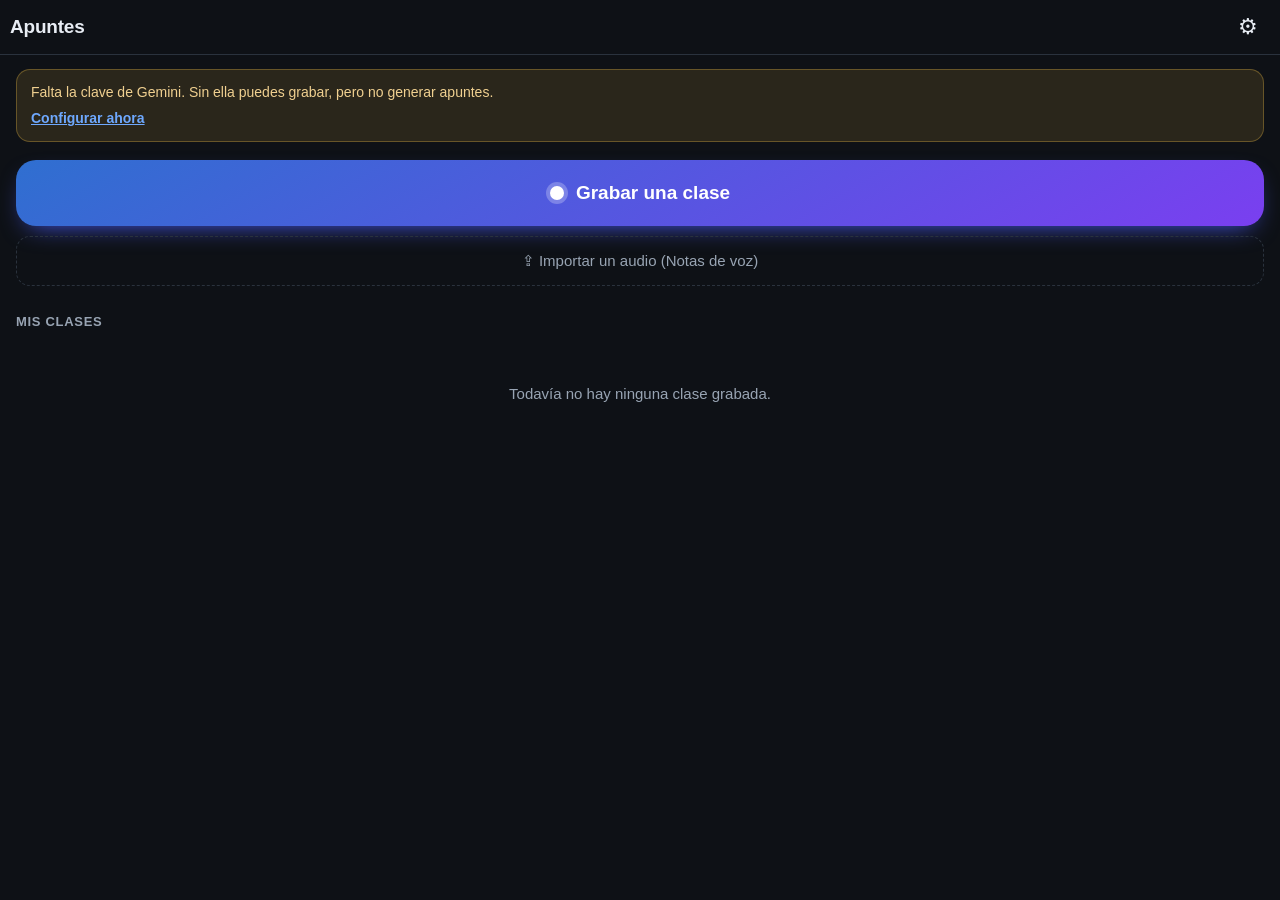
<file: index_1.html>
<!DOCTYPE html>
<html lang="es">
<head>
<meta charset="utf-8">
<meta name="viewport" content="width=device-width, initial-scale=1, viewport-fit=cover, maximum-scale=1">
<title>Apuntes de clase</title>
<meta name="theme-color" content="#0e1116">
<meta name="apple-mobile-web-app-capable" content="yes">
<meta name="apple-mobile-web-app-status-bar-style" content="black-translucent">
<meta name="apple-mobile-web-app-title" content="Apuntes">
<link rel="manifest" href="manifest.json">
<link rel="apple-touch-icon" href="icon-192.png">
<style>
:root{
  --bg:#0e1116;
  --bg2:#161b22;
  --bg3:#1e252e;
  --line:#2a323d;
  --tx:#e8edf4;
  --tx2:#98a4b3;
  --acc:#6ea8fe;
  --acc2:#2f6fd0;
  --red:#ff5b5b;
  --gold:#f5c045;
  --green:#4ec98a;
  --r:14px;
}
*{box-sizing:border-box;-webkit-tap-highlight-color:transparent}
html,body{height:100%}
body{
  margin:0;background:var(--bg);color:var(--tx);
  font:16px/1.5 -apple-system,BlinkMacSystemFont,"SF Pro Text","Segoe UI",Roboto,sans-serif;
  overscroll-behavior-y:none;
}
#app{height:100%}
.hidden{display:none !important}

.view{position:fixed;inset:0;display:flex;flex-direction:column;background:var(--bg)}
.scroll{
  flex:1;overflow-y:auto;-webkit-overflow-scrolling:touch;
  padding:0 16px calc(40px + env(safe-area-inset-bottom));
}

.topbar{
  display:flex;align-items:center;gap:8px;
  padding:calc(8px + env(safe-area-inset-top)) 10px 8px;
  border-bottom:1px solid var(--line);background:var(--bg);
}
.topbar h1{flex:1;font-size:19px;margin:0;font-weight:650;letter-spacing:-.2px;
  white-space:nowrap;overflow:hidden;text-overflow:ellipsis}
#view-session .topbar h1{text-align:center}
.icon-btn{
  width:44px;height:38px;border:0;background:transparent;color:var(--tx);
  font-size:22px;border-radius:10px;cursor:pointer;
}
.icon-btn:active{background:var(--bg3)}

/* ---- home ---- */
.record-cta{
  width:100%;margin:18px 0 10px;padding:22px;border:0;border-radius:20px;
  background:linear-gradient(150deg,#2f6fd0,#7a3ff0);color:#fff;
  font-size:19px;font-weight:650;display:flex;align-items:center;justify-content:center;gap:12px;
  box-shadow:0 10px 26px -12px #4a5cff;cursor:pointer;
}
.record-cta:active{transform:scale(.985)}
.record-cta .dot{width:14px;height:14px;border-radius:50%;background:#fff;
  box-shadow:0 0 0 4px rgba(255,255,255,.25)}
.import-cta{
  display:block;text-align:center;padding:13px;border:1px dashed var(--line);
  border-radius:var(--r);color:var(--tx2);font-size:15px;cursor:pointer;
}
.import-cta:active{background:var(--bg2)}

.section-title{font-size:13px;text-transform:uppercase;letter-spacing:.7px;color:var(--tx2);
  margin:26px 0 10px;font-weight:600}
.list{display:flex;flex-direction:column;gap:8px}
.card{
  background:var(--bg2);border:1px solid var(--line);border-radius:var(--r);
  padding:14px;display:flex;gap:12px;align-items:center;cursor:pointer;
}
.card:active{background:var(--bg3)}
.card .c-main{flex:1;min-width:0}
.card .c-title{font-weight:600;white-space:nowrap;overflow:hidden;text-overflow:ellipsis}
.card .c-sub{font-size:13px;color:var(--tx2);margin-top:2px}
.pill{font-size:11px;padding:4px 9px;border-radius:99px;font-weight:600;white-space:nowrap}
.pill.ok{background:rgba(78,201,138,.15);color:var(--green)}
.pill.todo{background:rgba(245,192,69,.15);color:var(--gold)}
.pill.err{background:rgba(255,91,91,.15);color:var(--red)}
.empty{color:var(--tx2);text-align:center;padding:26px 0;font-size:15px}
.storage-note{color:#5d6773;font-size:12px;text-align:center;margin-top:26px}

.banner{border-radius:var(--r);padding:12px 14px;font-size:14px;margin-top:14px;line-height:1.45}
.banner.warn{background:rgba(245,192,69,.12);border:1px solid rgba(245,192,69,.3);color:#f0d090}
.link{background:none;border:0;color:var(--acc);font:inherit;font-weight:600;padding:0;cursor:pointer;
  text-decoration:underline;display:block;margin-top:6px}

/* ---- recording ---- */
.rec-wrap{
  flex:1;display:flex;flex-direction:column;align-items:center;justify-content:center;
  padding:24px calc(20px + env(safe-area-inset-left)) calc(30px + env(safe-area-inset-bottom));
  text-align:center;
}
.rec-status{color:var(--tx2);font-size:14px;letter-spacing:.4px;text-transform:uppercase;font-weight:600}
.rec-status.live{color:var(--red)}
.rec-status.live::before{
  content:"";display:inline-block;width:9px;height:9px;border-radius:50%;
  background:var(--red);margin-right:8px;animation:blink 1.4s infinite;vertical-align:middle;
}
@keyframes blink{0%,100%{opacity:1}50%{opacity:.15}}
.timer{font-size:64px;font-weight:250;font-variant-numeric:tabular-nums;margin:6px 0 18px;letter-spacing:-2px}
.meter{width:min(300px,80%);height:8px;background:var(--bg3);border-radius:99px;overflow:hidden}
.meter-fill{height:100%;width:0;background:linear-gradient(90deg,var(--green),var(--gold));
  border-radius:99px;transition:width .08s linear}
.chunk-info{color:#5d6773;font-size:12px;margin-top:12px}
.marks{margin-top:14px;display:flex;flex-wrap:wrap;gap:6px;justify-content:center;max-width:320px}
.mark-chip{background:rgba(245,192,69,.14);color:var(--gold);border-radius:99px;padding:4px 10px;font-size:12px}
.rec-actions{margin-top:34px;width:min(340px,100%)}
.mark-btn{
  width:100%;padding:15px;border-radius:var(--r);border:1px solid rgba(245,192,69,.35);
  background:rgba(245,192,69,.1);color:var(--gold);font-size:16px;font-weight:600;cursor:pointer;
}
.mark-btn:active{background:rgba(245,192,69,.2)}
.row{display:flex;gap:10px;margin-top:10px}
.ghost-btn{
  flex:1;padding:15px;border-radius:var(--r);border:1px solid var(--line);
  background:var(--bg2);color:var(--tx);font-size:16px;font-weight:600;cursor:pointer;
}
.ghost-btn:active{background:var(--bg3)}
.ghost-btn.wide{width:100%;margin-top:10px}
.stop-btn{
  flex:1;padding:15px;border-radius:var(--r);border:0;background:var(--red);color:#fff;
  font-size:16px;font-weight:650;cursor:pointer;
}
.danger-btn{
  padding:14px;border-radius:var(--r);border:1px solid rgba(255,91,91,.3);
  background:rgba(255,91,91,.08);color:var(--red);font-size:15px;font-weight:600;cursor:pointer;
}
.danger-btn.wide{width:100%;margin-top:8px}
.rec-tip{color:#5d6773;font-size:12.5px;max-width:320px;margin:26px auto 0;line-height:1.5}

/* ---- tabs ---- */
.tabs{display:flex;border-bottom:1px solid var(--line);background:var(--bg)}
.tab{
  flex:1;padding:12px 4px;background:none;border:0;border-bottom:2px solid transparent;
  color:var(--tx2);font-size:14px;font-weight:600;cursor:pointer;
}
.tab.active{color:var(--tx);border-bottom-color:var(--acc)}

/* ---- notes ---- */
.process-box{margin-top:16px}
.big-btn{
  width:100%;padding:17px;border-radius:var(--r);border:0;
  background:var(--acc2);color:#fff;font-size:17px;font-weight:650;cursor:pointer;
}
.big-btn:disabled{opacity:.5}
.progress{margin-top:14px;background:var(--bg2);border:1px solid var(--line);border-radius:var(--r);padding:14px}
.progress .p-label{font-size:14px;color:var(--tx2);margin-bottom:9px}
.pbar{height:6px;background:var(--bg3);border-radius:99px;overflow:hidden}
.pbar > div{height:100%;width:0;background:var(--acc);transition:width .3s}

.nb{margin-top:22px}
.nb h2{font-size:15px;text-transform:uppercase;letter-spacing:.7px;color:var(--acc);
  margin:0 0 10px;font-weight:700}
.nb .resumen{background:var(--bg2);border:1px solid var(--line);border-left:3px solid var(--acc);
  border-radius:10px;padding:14px;line-height:1.6}
.nb ul{margin:0;padding-left:20px}
.nb li{margin:7px 0;line-height:1.55}
.sec{background:var(--bg2);border:1px solid var(--line);border-radius:12px;padding:14px;margin-bottom:10px}
.sec h3{margin:0 0 8px;font-size:16px}
.kv{background:var(--bg2);border:1px solid var(--line);border-radius:12px;padding:12px 14px;margin-bottom:8px}
.kv b{color:var(--tx)}
.kv span{color:var(--tx2)}
.formula{font-family:ui-monospace,Menlo,monospace;background:var(--bg3);padding:8px 10px;
  border-radius:8px;display:inline-block;margin-bottom:6px;font-size:15px}
.qa{background:var(--bg2);border:1px solid var(--line);border-radius:12px;margin-bottom:8px;overflow:hidden}
.qa summary{padding:13px 14px;cursor:pointer;font-weight:600;list-style:none}
.qa summary::-webkit-details-marker{display:none}
.qa summary::after{content:"＋";float:right;color:var(--tx2)}
.qa[open] summary::after{content:"−"}
.qa .a{padding:0 14px 14px;color:var(--tx2);line-height:1.6}
.actions-row{display:flex;gap:8px;margin-top:24px;flex-wrap:wrap}
.actions-row button{flex:1;min-width:130px;padding:13px;border-radius:12px;border:1px solid var(--line);
  background:var(--bg2);color:var(--tx);font-size:14px;font-weight:600;cursor:pointer}

/* ---- study ---- */
.flash{
  background:var(--bg2);border:1px solid var(--line);border-radius:18px;
  min-height:230px;display:flex;align-items:center;justify-content:center;
  padding:26px;text-align:center;font-size:19px;line-height:1.5;cursor:pointer;margin-top:18px;
}
.flash.back{background:var(--bg3);border-color:var(--acc2);font-size:17px;color:var(--tx)}
.flash-nav{display:flex;align-items:center;gap:10px;margin-top:14px}
.flash-nav button{flex:1;padding:14px;border-radius:12px;border:1px solid var(--line);
  background:var(--bg2);color:var(--tx);font-size:15px;font-weight:600;cursor:pointer}
.flash-count{color:var(--tx2);font-size:14px;min-width:64px;text-align:center;font-variant-numeric:tabular-nums}

/* ---- raw ---- */
.raw-text{background:var(--bg2);border:1px solid var(--line);border-radius:12px;padding:14px;
  white-space:pre-wrap;line-height:1.65;font-size:15px;margin-top:16px;color:var(--tx2)}

/* ---- settings ---- */
.field{margin-top:22px}
.field label{display:block;font-size:14px;font-weight:600;margin-bottom:8px}
input[type=password],input[type=text],select,textarea{
  width:100%;padding:14px;border-radius:12px;border:1px solid var(--line);
  background:var(--bg2);color:var(--tx);font-size:16px;font-family:inherit;
  -webkit-appearance:none;appearance:none;
}
select{background-image:url("data:image/svg+xml;utf8,<svg xmlns='http://www.w3.org/2000/svg' width='12' height='8'><path d='M1 1l5 5 5-5' stroke='%2398a4b3' stroke-width='1.8' fill='none' stroke-linecap='round'/></svg>");
  background-repeat:no-repeat;background-position:right 14px center}
textarea{resize:vertical}
.hint{font-size:12.5px;color:var(--tx2);margin:8px 2px 0;line-height:1.5}
.hint.center{text-align:center;margin-top:34px}
.mono{font-family:ui-monospace,Menlo,monospace;color:var(--tx)}
.key-result{font-size:13px;margin-top:10px;line-height:1.5}
.key-result.ok{color:var(--green)}
.key-result.err{color:var(--red)}

/* ---- toast / sheet ---- */
.toast{
  position:fixed;left:50%;transform:translateX(-50%);
  bottom:calc(26px + env(safe-area-inset-bottom));
  background:#e8edf4;color:#0e1116;padding:11px 18px;border-radius:99px;
  font-size:14px;font-weight:600;z-index:99;max-width:88%;text-align:center;
  box-shadow:0 8px 24px rgba(0,0,0,.4);
}
.sheet{position:fixed;inset:0;z-index:100;display:flex;align-items:flex-end}
.sheet-bg{position:absolute;inset:0;background:rgba(0,0,0,.55)}
.sheet-card{
  position:relative;width:100%;background:var(--bg2);border-radius:22px 22px 0 0;
  padding:12px 12px calc(20px + env(safe-area-inset-bottom));
  border-top:1px solid var(--line);
}
.sheet-card button{
  width:100%;padding:16px;background:none;border:0;color:var(--tx);
  font-size:16px;text-align:left;border-radius:12px;cursor:pointer;
}
.sheet-card button:active{background:var(--bg3)}
.sheet-card button.d{color:var(--red)}

</style>
</head>
<body>

<div id="app">

  <!-- ================= HOME ================= -->
  <section class="view" id="view-home">
    <header class="topbar">
      <h1>Apuntes</h1>
      <button class="icon-btn" id="btn-settings" aria-label="Ajustes">⚙︎</button>
    </header>

    <div class="scroll">
      <div id="key-warning" class="banner warn hidden">
        Falta la clave de Gemini. Sin ella puedes grabar, pero no generar apuntes.
        <button class="link" id="btn-goto-settings">Configurar ahora</button>
      </div>

      <button class="record-cta" id="btn-new">
        <span class="dot"></span>
        <span>Grabar una clase</span>
      </button>

      <label class="import-cta">
        <input type="file" id="file-import" accept="audio/*,video/mp4" hidden>
        <span>⇪ Importar un audio (Notas de voz)</span>
      </label>

      <h2 class="section-title">Mis clases</h2>
      <div id="session-list" class="list"></div>
      <p class="empty" id="empty-msg">Todavía no hay ninguna clase grabada.</p>
      <div class="storage-note" id="storage-note"></div>
    </div>
  </section>

  <!-- ================= RECORDING ================= -->
  <section class="view hidden" id="view-rec">
    <div class="rec-wrap">
      <div class="rec-status" id="rec-status">Preparando micrófono…</div>
      <div class="timer" id="timer">00:00</div>

      <div class="meter"><div class="meter-fill" id="meter-fill"></div></div>

      <div class="chunk-info" id="chunk-info">Bloque 1 · guardado automático cada 3 min</div>

      <div class="marks" id="marks-list"></div>

      <div class="rec-actions">
        <button class="mark-btn" id="btn-mark">★ Marcar esto</button>
        <div class="row">
          <button class="ghost-btn" id="btn-pause">Pausa</button>
          <button class="stop-btn" id="btn-stop">Terminar</button>
        </div>
      </div>

      <p class="rec-tip">Deja el móvil con la pantalla encendida y la app abierta. iOS corta el micrófono si bloqueas el teléfono o cambias de app.</p>
    </div>
  </section>

  <!-- ================= SESSION DETAIL ================= -->
  <section class="view hidden" id="view-session">
    <header class="topbar">
      <button class="icon-btn" id="btn-back">‹</button>
      <h1 id="s-title">Clase</h1>
      <button class="icon-btn" id="btn-session-menu" aria-label="Opciones">⋯</button>
    </header>

    <div class="tabs" id="s-tabs">
      <button class="tab active" data-tab="notes">Apuntes</button>
      <button class="tab" data-tab="study">Estudiar</button>
      <button class="tab" data-tab="raw">Transcripción</button>
    </div>

    <div class="scroll" id="s-scroll">
      <div id="tab-notes" class="tabpane">
        <div id="process-box" class="process-box"></div>
        <div id="notes-render"></div>
      </div>

      <div id="tab-study" class="tabpane hidden">
        <div id="study-render"></div>
      </div>

      <div id="tab-raw" class="tabpane hidden">
        <div id="raw-render"></div>
      </div>
    </div>
  </section>

  <!-- ================= SETTINGS ================= -->
  <section class="view hidden" id="view-settings">
    <header class="topbar">
      <button class="icon-btn" id="btn-back-settings">‹</button>
      <h1>Ajustes</h1>
      <span style="width:44px"></span>
    </header>
    <div class="scroll">
      <div class="field">
        <label for="in-key">Clave de la API de Google Gemini</label>
        <input type="password" id="in-key" placeholder="Pega aquí tu clave" autocomplete="off" autocapitalize="off" spellcheck="false">
        <p class="hint">Se guarda solo en este móvil. Consíguela gratis en <span class="mono">aistudio.google.com/apikey</span></p>
        <button class="ghost-btn wide" id="btn-test-key">Probar clave y buscar modelos</button>
        <div id="key-result" class="key-result"></div>
      </div>

      <div class="field">
        <label for="in-model">Modelo</label>
        <select id="in-model"></select>
        <p class="hint">Flash es el más rápido y el que más cuota gratis tiene.</p>
      </div>

      <div class="field">
        <label for="in-lang">Idioma de las clases</label>
        <select id="in-lang">
          <option value="español">Español</option>
          <option value="inglés">Inglés</option>
          <option value="catalán">Catalán</option>
          <option value="gallego">Gallego</option>
          <option value="euskera">Euskera</option>
          <option value="francés">Francés</option>
          <option value="alemán">Alemán</option>
          <option value="italiano">Italiano</option>
          <option value="portugués">Portugués</option>
        </select>
      </div>

      <div class="field">
        <label for="in-seg">Duración de cada bloque de audio</label>
        <select id="in-seg">
          <option value="120">2 minutos</option>
          <option value="180">3 minutos (recomendado)</option>
          <option value="300">5 minutos</option>
        </select>
        <p class="hint">Bloques cortos = más seguro si algo falla. Bloques largos = menos peticiones a la API.</p>
      </div>

      <div class="field">
        <label for="in-notes-style">Estilo de los apuntes</label>
        <textarea id="in-notes-style" rows="3" placeholder="Ej: soy de 2º de Bachillerato, explícamelo sencillo y con ejemplos"></textarea>
        <p class="hint">Contexto extra que se le pasa a la IA en cada clase.</p>
      </div>

      <div class="field">
        <label>Datos guardados</label>
        <div id="settings-storage" class="hint"></div>
        <button class="danger-btn wide" id="btn-wipe-audio">Borrar todos los audios ya procesados</button>
      </div>

      <p class="hint center">v1.0 · Todo se guarda en tu móvil. El audio solo sale de aquí cuando pulsas «Generar apuntes».</p>
    </div>
  </section>

</div>

<div id="toast" class="toast hidden"></div>

<div id="sheet" class="sheet hidden">
  <div class="sheet-bg"></div>
  <div class="sheet-card" id="sheet-card"></div>
</div>

<script>
/* ==========================================================
   Apuntes de clase — graba, transcribe y estudia
   Todo se guarda en el móvil. El audio solo sale al pulsar
   "Generar apuntes" (va a la API de Google Gemini).
   ========================================================== */
'use strict';

const API_BASE = 'https://generativelanguage.googleapis.com/v1beta';
const DEFAULT_MODELS = ['gemini-flash-latest', 'gemini-2.5-flash',
                        'gemini-flash-lite-latest', 'gemini-pro-latest', 'gemini-2.5-pro'];
const TARGET_RATE = 16000;

/* ---------- settings ---------- */
const S = {
  get key()        { return localStorage.getItem('gkey') || ''; },
  set key(v)       { localStorage.setItem('gkey', v); },
  get model()      { return localStorage.getItem('gmodel') || DEFAULT_MODELS[0]; },
  set model(v)     { localStorage.setItem('gmodel', v); },
  get lang()       { return localStorage.getItem('glang') || 'español'; },
  set lang(v)      { localStorage.setItem('glang', v); },
  get seg()        { return parseInt(localStorage.getItem('gseg') || '180', 10); },
  set seg(v)       { localStorage.setItem('gseg', String(v)); },
  get style()      { return localStorage.getItem('gstyle') || ''; },
  set style(v)     { localStorage.setItem('gstyle', v); },
  get models()     { try { return JSON.parse(localStorage.getItem('gmodels')) || DEFAULT_MODELS; } catch (e) { return DEFAULT_MODELS; } },
  set models(v)    { localStorage.setItem('gmodels', JSON.stringify(v)); }
};

/* ---------- tiny helpers ---------- */
const $ = (s) => document.querySelector(s);
const $$ = (s) => Array.from(document.querySelectorAll(s));
const esc = (s) => String(s == null ? '' : s)
  .replace(/&/g, '&amp;').replace(/</g, '&lt;').replace(/>/g, '&gt;')
  .replace(/"/g, '&quot;');
const pad = (n) => String(n).padStart(2, '0');

function fmtTime(ms) {
  const t = Math.floor(ms / 1000);
  const h = Math.floor(t / 3600), m = Math.floor((t % 3600) / 60), s = t % 60;
  return (h ? h + ':' + pad(m) : pad(m)) + ':' + pad(s);
}
function fmtDate(ts) {
  const d = new Date(ts);
  const today = new Date();
  const sameDay = d.toDateString() === today.toDateString();
  const opts = { hour: '2-digit', minute: '2-digit' };
  if (sameDay) return 'Hoy ' + d.toLocaleTimeString('es-ES', opts);
  return d.toLocaleDateString('es-ES', { day: 'numeric', month: 'short' }) +
         ' ' + d.toLocaleTimeString('es-ES', opts);
}
function fmtMB(bytes) {
  if (!bytes) return '0 MB';
  return (bytes / 1048576).toFixed(bytes > 10485760 ? 0 : 1) + ' MB';
}
let toastTimer = null;
function toast(msg, ms) {
  const t = $('#toast');
  t.textContent = msg;
  t.classList.remove('hidden');
  clearTimeout(toastTimer);
  toastTimer = setTimeout(() => t.classList.add('hidden'), ms || 2600);
}
function sleep(ms) { return new Promise(r => setTimeout(r, ms)); }

/* ==========================================================
   IndexedDB
   ========================================================== */
let _db = null;
function db() {
  if (_db) return Promise.resolve(_db);
  return new Promise((res, rej) => {
    const req = indexedDB.open('apuntes', 1);
    req.onupgradeneeded = () => {
      const d = req.result;
      if (!d.objectStoreNames.contains('sessions')) {
        d.createObjectStore('sessions', { keyPath: 'id' });
      }
      if (!d.objectStoreNames.contains('chunks')) {
        const st = d.createObjectStore('chunks', { keyPath: 'id' });
        st.createIndex('bySession', 'sessionId');
      }
    };
    req.onsuccess = () => { _db = req.result; res(_db); };
    req.onerror = () => rej(req.error);
  });
}
function tx(store, mode) {
  return db().then(d => d.transaction(store, mode).objectStore(store));
}
function idbReq(r) {
  return new Promise((res, rej) => { r.onsuccess = () => res(r.result); r.onerror = () => rej(r.error); });
}
async function putSession(s)  { return idbReq((await tx('sessions', 'readwrite')).put(s)); }
async function getSession(id) { return idbReq((await tx('sessions', 'readonly')).get(id)); }
async function allSessions()  {
  const r = await idbReq((await tx('sessions', 'readonly')).getAll());
  return (r || []).sort((a, b) => b.createdAt - a.createdAt);
}
async function delSession(id) {
  const cs = await getChunks(id);
  const st = await tx('chunks', 'readwrite');
  cs.forEach(c => st.delete(c.id));
  return idbReq((await tx('sessions', 'readwrite')).delete(id));
}
async function putChunk(c)    { return idbReq((await tx('chunks', 'readwrite')).put(c)); }
async function getChunks(sessionId) {
  const store = await tx('chunks', 'readonly');
  const r = await idbReq(store.index('bySession').getAll(sessionId));
  return (r || []).sort((a, b) => a.index - b.index);
}
async function dropAudio(sessionId) {
  const cs = await getChunks(sessionId);
  const st = await tx('chunks', 'readwrite');
  for (const c of cs) { c.blob = null; c.size = c.size || 0; st.put(c); }
}

/* ==========================================================
   Router
   ========================================================== */
const VIEWS = ['home', 'rec', 'session', 'settings'];
let currentView = 'home';
let prevView = 'home';
function show(v) {
  if (v !== currentView) prevView = currentView;
  VIEWS.forEach(n => $('#view-' + n).classList.toggle('hidden', n !== v));
  currentView = v;
  const sc = $('#view-' + v + ' .scroll');
  if (sc) sc.scrollTop = 0;
}

/* ==========================================================
   HOME
   ========================================================== */
async function renderHome() {
  $('#key-warning').classList.toggle('hidden', !!S.key);
  const list = $('#session-list');
  const sessions = await allSessions();
  $('#empty-msg').classList.toggle('hidden', sessions.length > 0);
  list.innerHTML = sessions.map(s => {
    let pill = '<span class="pill todo">Sin apuntes</span>';
    if (s.status === 'listo') pill = '<span class="pill ok">Listo</span>';
    else if (s.status === 'error') pill = '<span class="pill err">Error</span>';
    else if (s.status === 'procesando') pill = '<span class="pill todo">Procesando…</span>';
    const sub = fmtDate(s.createdAt) + ' · ' + fmtTime(s.durationMs || 0) +
                (s.marks && s.marks.length ? ' · ★' + s.marks.length : '');
    return '<div class="card" data-id="' + esc(s.id) + '">' +
             '<div class="c-main"><div class="c-title">' + esc(s.title || 'Clase sin título') + '</div>' +
             '<div class="c-sub">' + esc(sub) + '</div></div>' + pill + '</div>';
  }).join('');
  list.querySelectorAll('.card').forEach(c => {
    c.onclick = () => openSession(c.dataset.id);
  });
  updateStorageNote();
}

async function usedBytes() {
  try {
    if (navigator.storage && navigator.storage.estimate) {
      const e = await navigator.storage.estimate();
      return e.usage || 0;
    }
  } catch (e) {}
  return 0;
}
async function updateStorageNote() {
  const b = await usedBytes();
  const txt = b ? 'Ocupado en el móvil: ' + fmtMB(b) : '';
  $('#storage-note').textContent = txt;
  const ss = $('#settings-storage');
  if (ss) ss.textContent = b ? 'Esta app ocupa ahora mismo ' + fmtMB(b) + ' en tu iPhone.' : '';
}

/* ==========================================================
   GRABACIÓN
   ========================================================== */
const R = {
  stream: null, rec: null, ctx: null, analyser: null, raf: null,
  session: null, index: 0, parts: [], mime: '',
  startedAt: 0, pausedAt: 0, pausedTotal: 0,
  rotating: false, stopping: false, paused: false,
  segTimer: null, uiTimer: null, wakeLock: null, wasHidden: false
};

function pickMime() {
  const opts = ['audio/mp4', 'audio/mp4;codecs=mp4a.40.2', 'audio/aac',
                'audio/webm;codecs=opus', 'audio/webm', 'audio/ogg;codecs=opus'];
  for (const m of opts) {
    try { if (window.MediaRecorder && MediaRecorder.isTypeSupported(m)) return m; } catch (e) {}
  }
  return '';
}

async function startRecording() {
  if (!window.MediaRecorder || !navigator.mediaDevices) {
    return toast('Este navegador no puede grabar. Usa Safari o Chrome actualizados.', 4200);
  }
  show('rec');
  $('#rec-status').textContent = 'Preparando micrófono…';
  $('#rec-status').classList.remove('live');
  $('#timer').textContent = '00:00';
  $('#marks-list').innerHTML = '';
  $('#btn-pause').textContent = 'Pausa';

  try {
    R.stream = await navigator.mediaDevices.getUserMedia({
      audio: {
        channelCount: 1,
        echoCancellation: false,
        noiseSuppression: true,
        autoGainControl: true
      }
    });
  } catch (e) {
    show('home');
    return toast('No me has dado permiso de micrófono.', 4000);
  }

  R.mime = pickMime();
  R.index = 0; R.parts = []; R.stopping = false; R.paused = false;
  R.pausedTotal = 0; R.startedAt = Date.now(); R.wasHidden = false;

  R.session = {
    id: 'c' + Date.now(),
    title: 'Clase del ' + new Date().toLocaleDateString('es-ES', { day: 'numeric', month: 'long' }),
    createdAt: Date.now(),
    durationMs: 0,
    marks: [],
    chunkCount: 0,
    status: 'pendiente',
    transcript: '',
    notes: null,
    source: 'grabacion'
  };
  await putSession(R.session);

  startMeter();
  startSegment();
  requestWakeLock();

  R.uiTimer = setInterval(tickUI, 250);
  $('#rec-status').textContent = 'Grabando';
  $('#rec-status').classList.add('live');
}

function startSegment() {
  const opts = {};
  if (R.mime) opts.mimeType = R.mime;
  opts.audioBitsPerSecond = 64000;
  let rec;
  try { rec = new MediaRecorder(R.stream, opts); }
  catch (e) { rec = new MediaRecorder(R.stream); }
  R.rec = rec;
  R.parts = [];

  rec.ondataavailable = (e) => { if (e.data && e.data.size > 0) R.parts.push(e.data); };
  rec.onstop = async () => {
    const type = R.mime || (R.parts[0] && R.parts[0].type) || 'audio/mp4';
    const blob = new Blob(R.parts, { type });
    R.parts = [];
    if (blob.size > 1000) {
      const i = R.index++;
      await putChunk({
        id: R.session.id + ':' + pad(i), sessionId: R.session.id, index: i,
        blob, mime: type, size: blob.size, wav: false, transcript: ''
      });
      R.session.chunkCount = R.index;
      R.session.durationMs = elapsed();
      await putSession(R.session);
      $('#chunk-info').textContent = 'Bloque ' + (R.index + 1) + ' · ' + R.index +
        ' bloque' + (R.index === 1 ? '' : 's') + ' ya guardado' + (R.index === 1 ? '' : 's');
    }
    if (!R.stopping) startSegment();
    else finishStop();
  };

  rec.start();
  clearTimeout(R.segTimer);
  R.segTimer = setTimeout(rotate, S.seg * 1000);
}

function rotate() {
  if (R.stopping || R.paused || !R.rec) return;
  if (R.rec.state === 'recording') { R.rotating = true; R.rec.stop(); }
}

function elapsed() {
  const now = R.paused ? R.pausedAt : Date.now();
  return now - R.startedAt - R.pausedTotal;
}
function tickUI() {
  $('#timer').textContent = fmtTime(elapsed());
}

function startMeter() {
  try {
    const AC = window.AudioContext || window.webkitAudioContext;
    R.ctx = new AC();
    if (R.ctx.state === 'suspended') R.ctx.resume();
    const src = R.ctx.createMediaStreamSource(R.stream);
    R.analyser = R.ctx.createAnalyser();
    R.analyser.fftSize = 1024;
    src.connect(R.analyser);
    const data = new Uint8Array(R.analyser.fftSize);
    let smooth = 0;
    const loop = () => {
      R.analyser.getByteTimeDomainData(data);
      let sum = 0;
      for (let i = 0; i < data.length; i++) { const v = (data[i] - 128) / 128; sum += v * v; }
      const rms = Math.sqrt(sum / data.length);
      const lvl = Math.min(1, rms * 4.5);
      smooth = Math.max(lvl, smooth * 0.88);
      $('#meter-fill').style.width = (smooth * 100).toFixed(1) + '%';
      R.raf = requestAnimationFrame(loop);
    };
    loop();
  } catch (e) { /* meter is cosmetic */ }
}

async function requestWakeLock() {
  try {
    if ('wakeLock' in navigator) {
      R.wakeLock = await navigator.wakeLock.request('screen');
      R.wakeLock.addEventListener('release', () => { R.wakeLock = null; });
    }
  } catch (e) {}
}

document.addEventListener('visibilitychange', () => {
  if (document.visibilityState === 'visible') {
    if (R.rec && !R.stopping) {
      requestWakeLock();
      if (R.wasHidden) {
        toast('Saliste de la app: puede que se haya perdido audio.', 4200);
        R.wasHidden = false;
      }
    }
  } else if (R.rec && !R.stopping) {
    R.wasHidden = true;
  }
});

function togglePause() {
  if (!R.rec) return;
  if (!R.paused) {
    try { R.rec.pause(); } catch (e) { return toast('Este navegador no permite pausar.'); }
    R.paused = true; R.pausedAt = Date.now();
    clearTimeout(R.segTimer);
    $('#btn-pause').textContent = 'Seguir';
    $('#rec-status').textContent = 'En pausa';
    $('#rec-status').classList.remove('live');
  } else {
    try { R.rec.resume(); } catch (e) {}
    R.pausedTotal += Date.now() - R.pausedAt;
    R.paused = false;
    R.segTimer = setTimeout(rotate, S.seg * 1000);
    $('#btn-pause').textContent = 'Pausa';
    $('#rec-status').textContent = 'Grabando';
    $('#rec-status').classList.add('live');
  }
}

function addMark() {
  if (!R.session) return;
  const t = elapsed();
  R.session.marks.push({ t, label: fmtTime(t) });
  putSession(R.session);
  const chips = R.session.marks.slice(-8).map(m =>
    '<span class="mark-chip">★ ' + esc(m.label) + '</span>').join('');
  $('#marks-list').innerHTML = chips;
  toast('Momento marcado en ' + fmtTime(t));
}

async function stopRecording() {
  if (!R.rec) return;
  R.stopping = true;
  clearTimeout(R.segTimer);
  clearInterval(R.uiTimer);
  $('#rec-status').textContent = 'Guardando…';
  $('#rec-status').classList.remove('live');
  if (R.paused) { try { R.rec.resume(); } catch (e) {} }
  try { R.rec.stop(); } catch (e) { finishStop(); }
}

async function finishStop() {
  cancelAnimationFrame(R.raf);
  try { R.stream.getTracks().forEach(t => t.stop()); } catch (e) {}
  try { if (R.ctx) R.ctx.close(); } catch (e) {}
  try { if (R.wakeLock) R.wakeLock.release(); } catch (e) {}
  R.wakeLock = null;

  const id = R.session ? R.session.id : null;
  if (R.session) {
    R.session.durationMs = elapsed();
    R.session.chunkCount = R.index;
    await putSession(R.session);
  }
  R.rec = null; R.stream = null; R.session = null;

  if (id) {
    const s = await getSession(id);
    if (!s || !s.chunkCount) { await delSession(id); toast('No se grabó nada.'); show('home'); return renderHome(); }
    openSession(id);
  } else { show('home'); renderHome(); }
}

/* ==========================================================
   AUDIO -> WAV 16 kHz mono
   ========================================================== */
function decode(arrayBuffer) {
  const AC = window.AudioContext || window.webkitAudioContext;
  let ctx;
  try { ctx = new AC({ sampleRate: TARGET_RATE }); } catch (e) { ctx = new AC(); }
  return new Promise((res, rej) => {
    let done = false;
    const ok = (b) => { if (!done) { done = true; res({ buf: b, ctx }); } };
    const bad = (e) => { if (!done) { done = true; rej(e || new Error('No se pudo leer el audio')); } };
    let p;
    try { p = ctx.decodeAudioData(arrayBuffer, ok, bad); } catch (e) { return bad(e); }
    if (p && p.then) p.then(ok, bad);
  });
}

function mixMono(audioBuffer) {
  const n = audioBuffer.numberOfChannels;
  const len = audioBuffer.length;
  if (n === 1) return audioBuffer.getChannelData(0);
  const out = new Float32Array(len);
  for (let c = 0; c < n; c++) {
    const d = audioBuffer.getChannelData(c);
    for (let i = 0; i < len; i++) out[i] += d[i] / n;
  }
  return out;
}

function resample(data, srcRate, dstRate) {
  if (srcRate === dstRate) return data;
  const ratio = srcRate / dstRate;
  const outLen = Math.floor(data.length / ratio);
  const out = new Float32Array(outLen);
  for (let i = 0; i < outLen; i++) {
    const start = Math.floor(i * ratio);
    let end = Math.floor((i + 1) * ratio);
    if (end <= start) end = start + 1;
    if (end > data.length) end = data.length;
    let sum = 0;
    for (let j = start; j < end; j++) sum += data[j];
    out[i] = sum / (end - start);
  }
  return out;
}

function encodeWav(samples, rate) {
  const bytes = samples.length * 2;
  const buf = new ArrayBuffer(44 + bytes);
  const v = new DataView(buf);
  const str = (o, s) => { for (let i = 0; i < s.length; i++) v.setUint8(o + i, s.charCodeAt(i)); };
  str(0, 'RIFF'); v.setUint32(4, 36 + bytes, true); str(8, 'WAVE');
  str(12, 'fmt '); v.setUint32(16, 16, true); v.setUint16(20, 1, true);
  v.setUint16(22, 1, true); v.setUint32(24, rate, true);
  v.setUint32(28, rate * 2, true); v.setUint16(32, 2, true); v.setUint16(34, 16, true);
  str(36, 'data'); v.setUint32(40, bytes, true);
  let o = 44;
  for (let i = 0; i < samples.length; i++) {
    let s = samples[i];
    s = s < -1 ? -1 : s > 1 ? 1 : s;
    v.setInt16(o, s < 0 ? s * 0x8000 : s * 0x7fff, true);
    o += 2;
  }
  return new Blob([buf], { type: 'audio/wav' });
}

/** blob de audio (m4a/webm/...) -> Blob wav 16k mono */
async function toWav(blob) {
  const ab = await blob.arrayBuffer();
  const { buf, ctx } = await decode(ab);
  const mono = mixMono(buf);
  const rs = resample(mono, buf.sampleRate, TARGET_RATE);
  const wav = encodeWav(rs, TARGET_RATE);
  try { ctx.close(); } catch (e) {}
  return wav;
}

/** un audio largo -> varios Blobs wav de segSec */
async function toWavSlices(blob, segSec) {
  const ab = await blob.arrayBuffer();
  const { buf, ctx } = await decode(ab);
  const mono = mixMono(buf);
  const rs = resample(mono, buf.sampleRate, TARGET_RATE);
  try { ctx.close(); } catch (e) {}
  const per = segSec * TARGET_RATE;
  const out = [];
  for (let o = 0; o < rs.length; o += per) {
    out.push(encodeWav(rs.subarray(o, Math.min(o + per, rs.length)), TARGET_RATE));
  }
  return { slices: out, durationMs: Math.round(rs.length / TARGET_RATE * 1000) };
}

/** ajusta el tipo MIME a los que acepta Gemini */
function apiMime(t) {
  t = (t || '').split(';')[0].toLowerCase();
  if (t === 'audio/mp4' || t === 'audio/x-m4a' || t === 'audio/m4a' || t === 'video/mp4') return 'audio/aac';
  if (t === 'audio/mpeg' || t === 'audio/mpga') return 'audio/mp3';
  if (t === 'audio/webm') return 'audio/ogg';
  if (!t) return 'audio/wav';
  return t;
}

function blobToBase64(blob) {
  return new Promise((res, rej) => {
    const fr = new FileReader();
    fr.onload = () => {
      const s = String(fr.result);
      res(s.slice(s.indexOf(',') + 1));
    };
    fr.onerror = () => rej(fr.error);
    fr.readAsDataURL(blob);
  });
}

/* ==========================================================
   GEMINI
   ========================================================== */
async function gemini(parts, opt) {
  opt = opt || {};
  const key = S.key;
  if (!key) throw new Error('Falta la clave de la API en Ajustes.');
  const body = {
    contents: [{ role: 'user', parts }],
    generationConfig: { temperature: opt.temp == null ? 0.2 : opt.temp }
  };
  if (opt.maxTokens) body.generationConfig.maxOutputTokens = opt.maxTokens;
  if (opt.schema) {
    body.generationConfig.responseMimeType = 'application/json';
    body.generationConfig.responseSchema = opt.schema;
  }
  const url = API_BASE + '/models/' + encodeURIComponent(S.model) + ':generateContent';
  const headers = { 'Content-Type': 'application/json', 'X-goog-api-key': key };

  let lastErr = null;
  const waits = [4000, 12000, 30000];
  for (let attempt = 0; attempt <= waits.length; attempt++) {
    let r;
    try {
      r = await fetch(url, { method: 'POST', headers, body: JSON.stringify(body) });
    } catch (e) {
      lastErr = new Error('Sin conexión con Google. Revisa el wifi/datos.');
      if (attempt < waits.length) { await sleep(waits[attempt]); continue; }
      throw lastErr;
    }
    if (r.status === 429 || r.status === 503 || r.status === 500) {
      lastErr = new Error(r.status === 429
        ? 'Has llegado al límite gratuito por minuto. Reintentando…'
        : 'Google va saturado. Reintentando…');
      if (attempt < waits.length) { await sleep(waits[attempt]); continue; }
      throw new Error(r.status === 429
        ? 'Límite de la cuota gratuita alcanzado. Espera unos minutos y pulsa "Continuar".'
        : 'El servidor de Google no responde. Inténtalo en un rato.');
    }
    if (!r.ok) {
      let msg = 'Error ' + r.status;
      try {
        const j = await r.json();
        if (j && j.error && j.error.message) msg = j.error.message;
      } catch (e) {}
      // el modelo ya no existe: buscamos otro parecido y reintentamos una vez
      if (r.status === 404 && !opt._retried) {
        try {
          const ms = await listModels();
          const pick = ms.find(m => /flash-latest$/.test(m)) ||
                       ms.find(m => /2\.5-flash$/.test(m)) ||
                       ms.find(m => /flash/.test(m)) || ms[0];
          if (pick) {
            S.models = ms; S.model = pick;
            const o = {}; for (const k in opt) o[k] = opt[k];
            o._retried = true;
            return await gemini(parts, o);
          }
        } catch (e2) {}
        msg = 'El modelo "' + S.model + '" no existe para tu clave. Ve a Ajustes → Probar clave y elige otro.';
      }
      if ((r.status === 400 || r.status === 401 || r.status === 403) && /API key|credential|permission/i.test(msg)) {
        msg = 'La clave de la API no vale o no tiene permiso. Revísala en Ajustes.';
      }
      throw new Error(msg);
    }
    const j = await r.json();
    const cand = j.candidates && j.candidates[0];
    if (!cand) {
      const bf = j.promptFeedback && j.promptFeedback.blockReason;
      throw new Error(bf ? 'Google bloqueó esta petición (' + bf + ').' : 'Respuesta vacía de Google.');
    }
    const txt = (cand.content && cand.content.parts || [])
      .map(p => p.text || '').join('').trim();
    if (!txt && cand.finishReason === 'MAX_TOKENS') throw new Error('La respuesta se cortó por longitud.');
    return txt;
  }
  throw lastErr || new Error('Fallo desconocido');
}

async function listModels() {
  const key = S.key;
  if (!key) throw new Error('Escribe primero la clave.');
  const r = await fetch(API_BASE + '/models?pageSize=200', {
    headers: { 'X-goog-api-key': key }
  });
  if (!r.ok) {
    let m = 'Error ' + r.status;
    try { const j = await r.json(); if (j.error && j.error.message) m = j.error.message; } catch (e) {}
    throw new Error(m);
  }
  const j = await r.json();
  return (j.models || [])
    .filter(m => (m.supportedGenerationMethods || []).indexOf('generateContent') >= 0)
    .map(m => m.name.replace('models/', ''))
    .filter(n => /gemini/i.test(n) && !/embedding|aqa|vision-latest/i.test(n))
    .sort();
}

/* ---------- prompts ---------- */
function transcribePrompt(ctxTail, i, total) {
  return [
    'Eres un transcriptor de clases universitarias. Este es el bloque ' + (i + 1) + ' de ' + total +
      ' de la grabación de una clase en ' + S.lang + '.',
    'Transcribe TODO lo que se oiga, palabra por palabra, en ' + S.lang + '.',
    'Reglas:',
    '- No resumas, no inventes y no añadas comentarios tuyos.',
    '- Mantén los tecnicismos, nombres propios, fechas, fórmulas y cifras tal cual.',
    '- Si algo no se entiende escribe [inaudible].',
    '- Si hay preguntas de alumnos, márcalas con "Alumno:" y la respuesta con "Profesor:".',
    '- Si el bloque empieza a mitad de una frase, continúala sin más.',
    '- Devuelve solo el texto de la transcripción.',
    ctxTail ? '\nFinal del bloque anterior (solo para continuar bien, NO lo repitas):\n"…' + ctxTail + '"' : ''
  ].join('\n');
}

const NOTES_SCHEMA = {
  type: 'OBJECT',
  properties: {
    titulo: { type: 'STRING' },
    asignatura: { type: 'STRING' },
    resumen: { type: 'STRING' },
    secciones: {
      type: 'ARRAY',
      items: {
        type: 'OBJECT',
        properties: { titulo: { type: 'STRING' }, puntos: { type: 'ARRAY', items: { type: 'STRING' } } },
        required: ['titulo', 'puntos']
      }
    },
    conceptos: {
      type: 'ARRAY',
      items: {
        type: 'OBJECT',
        properties: { termino: { type: 'STRING' }, definicion: { type: 'STRING' } },
        required: ['termino', 'definicion']
      }
    },
    formulas: {
      type: 'ARRAY',
      items: {
        type: 'OBJECT',
        properties: { expresion: { type: 'STRING' }, explicacion: { type: 'STRING' } },
        required: ['expresion', 'explicacion']
      }
    },
    tareas: {
      type: 'ARRAY',
      items: {
        type: 'OBJECT',
        properties: { descripcion: { type: 'STRING' }, fecha: { type: 'STRING' } },
        required: ['descripcion']
      }
    },
    subrayado_profesor: { type: 'ARRAY', items: { type: 'STRING' } },
    dudas: { type: 'ARRAY', items: { type: 'STRING' } },
    preguntas_examen: {
      type: 'ARRAY',
      items: {
        type: 'OBJECT',
        properties: { pregunta: { type: 'STRING' }, respuesta: { type: 'STRING' } },
        required: ['pregunta', 'respuesta']
      }
    },
    flashcards: {
      type: 'ARRAY',
      items: {
        type: 'OBJECT',
        properties: { anverso: { type: 'STRING' }, reverso: { type: 'STRING' } },
        required: ['anverso', 'reverso']
      }
    }
  },
  required: ['titulo', 'resumen', 'secciones', 'conceptos', 'preguntas_examen', 'flashcards']
};

function notesPrompt(session, transcript) {
  const marks = (session.marks || []).length
    ? '\nEl alumno marcó como IMPORTANTES estos minutos de la clase: ' +
      session.marks.map(m => m.label).join(', ') +
      '. Asegúrate de que lo explicado en esos momentos aparezca bien desarrollado.\n'
    : '';
  const style = S.style ? '\nContexto del alumno: ' + S.style + '\n' : '';
  return [
    'Eres el mejor compañero de clase posible: el que toma unos apuntes tan buenos que todo el mundo se los pide.',
    'Abajo tienes la transcripción automática de una clase (puede tener errores de reconocimiento de voz: corrígelos con sentido común según el contexto).',
    'Escribe unos apuntes en ' + S.lang + ' para estudiar y aprobar, no un resumen genérico.',
    marks + style,
    'Instrucciones:',
    '- "resumen": 4-6 frases con la idea central de la clase y para qué sirve.',
    '- "secciones": el esquema de la clase en orden. Cada sección con puntos claros y completos, con los ejemplos y números que dio el profesor. Explica el porqué, no solo el qué.',
    '- "conceptos": todo término técnico que aparezca, con una definición que se entienda.',
    '- "formulas": fórmulas, reglas o algoritmos mencionados (vacío si no hay).',
    '- "tareas": deberes, entregas, lecturas o fechas que haya dicho (vacío si no hay).',
    '- "subrayado_profesor": frases del profesor tipo "esto entra en el examen", "esto es lo importante", "acordaos de esto".',
    '- "dudas": puntos que quedaron confusos en la clase o que conviene repasar por tu cuenta.',
    '- "preguntas_examen": 6-10 preguntas de examen realistas con su respuesta correcta y completa.',
    '- "flashcards": 10-16 tarjetas cortas (anverso = pregunta o término, reverso = respuesta breve).',
    '- Si la transcripción está casi vacía o no es una clase, dilo en "resumen" y deja el resto vacío.',
    '- No inventes contenido que no esté en la clase.',
    '',
    'TRANSCRIPCIÓN:',
    '"""', transcript, '"""'
  ].join('\n');
}

/* ==========================================================
   PIPELINE
   ========================================================== */
let processing = false;

async function processSession(id, opts) {
  opts = opts || {};
  if (processing) return toast('Ya hay una clase procesándose.');
  if (!S.key) { openSettings(); return toast('Primero pon la clave de Gemini.'); }
  processing = true;

  const setP = (label, pct) => {
    const box = $('#process-box');
    if (!box || openId !== id) return;
    box.innerHTML =
      '<div class="progress"><div class="p-label">' + esc(label) + '</div>' +
      '<div class="pbar"><div style="width:' + Math.round(pct) + '%"></div></div></div>';
  };

  try {
    let s = await getSession(id);
    s.status = 'procesando'; s.error = ''; await putSession(s);

    const chunks = await getChunks(id);
    const pending = chunks.filter(c => !c.transcript && c.blob);

    if (!opts.notesOnly && pending.length) {
      for (let n = 0; n < chunks.length; n++) {
        const c = chunks[n];
        if (c.transcript || !c.blob) continue;
        setP('Escuchando la clase… bloque ' + (n + 1) + ' de ' + chunks.length,
             (n / Math.max(1, chunks.length)) * 80);

        let wav = c.blob;
        if (!c.wav) {
          try { wav = await toWav(c.blob); }
          catch (e) { wav = c.blob; }   // último recurso: mandarlo tal cual
        }
        const b64 = await blobToBase64(wav);
        const prev = n > 0 ? (chunks[n - 1].transcript || '').slice(-260) : '';
        const text = await gemini([
          { text: transcribePrompt(prev, n, chunks.length) },
          { inlineData: { mimeType: apiMime(wav.type || c.mime), data: b64 } }
        ], { temp: 0, maxTokens: 8192 });

        c.transcript = text || '[bloque sin audio audible]';
        await putChunk(c);
        await sleep(1200); // respeta la cuota gratuita
      }
    }

    const fresh = await getChunks(id);
    const full = fresh.map(c => c.transcript).filter(Boolean).join('\n');
    if (!full.trim()) throw new Error('No se ha entendido nada del audio. ¿Se grabó con el micro tapado?');

    s = await getSession(id);
    s.transcript = full;
    await putSession(s);

    setP('Ordenando los apuntes…', 88);
    const raw = await gemini([{ text: notesPrompt(s, full) }], { temp: 0.35, schema: NOTES_SCHEMA });
    let notes;
    try { notes = JSON.parse(raw); }
    catch (e) {
      const m = raw.match(/\{[\s\S]*\}/);
      if (!m) throw new Error('La IA no devolvió apuntes legibles. Prueba otra vez.');
      notes = JSON.parse(m[0]);
    }

    s = await getSession(id);
    s.notes = notes;
    s.status = 'listo';
    if (notes.titulo) s.title = notes.titulo;
    s.processedAt = Date.now();
    await putSession(s);

    await dropAudio(id);   // ya no hace falta el audio: liberamos espacio

    processing = false;
    if (openId === id) renderSession(id);
    toast('Apuntes listos ✓');
    renderHome();
  } catch (e) {
    processing = false;
    const s = await getSession(id);
    if (s) { s.status = 'error'; s.error = e.message || String(e); await putSession(s); }
    if (openId === id) renderSession(id);
    toast(e.message || 'Algo ha fallado', 5000);
  }
}

/* ==========================================================
   SESSION VIEW
   ========================================================== */
let openId = null;
let currentTab = 'notes';

async function openSession(id) {
  openId = id;
  currentTab = 'notes';
  $$('#s-tabs .tab').forEach(t => t.classList.toggle('active', t.dataset.tab === 'notes'));
  show('session');
  await renderSession(id);
}

function tabTo(name) {
  currentTab = name;
  $$('#s-tabs .tab').forEach(t => t.classList.toggle('active', t.dataset.tab === name));
  ['notes', 'study', 'raw'].forEach(n => $('#tab-' + n).classList.toggle('hidden', n !== name));
  $('#s-scroll').scrollTop = 0;
}

async function renderSession(id) {
  const s = await getSession(id);
  if (!s) { show('home'); return renderHome(); }
  $('#s-title').textContent = s.title || 'Clase';

  const box = $('#process-box');
  if (s.status === 'procesando' && processing) {
    // el progreso lo pinta processSession
  } else if (s.status !== 'listo') {
    const hasAudio = s.chunkCount > 0;
    const label = s.status === 'error'
      ? '<div class="banner warn">' + esc(s.error || 'Falló el procesado') + '</div>'
      : '';
    box.innerHTML = label +
      '<button class="big-btn" id="btn-process">' +
      (s.status === 'error' ? 'Reintentar' : '✨ Generar apuntes') + '</button>' +
      '<p class="hint center">' + (hasAudio
        ? fmtTime(s.durationMs || 0) + ' de audio · ' + s.chunkCount + ' bloques'
        : 'Sin audio guardado') + '</p>';
    const b = $('#btn-process');
    if (b) b.onclick = () => { b.disabled = true; processSession(id); };
  } else {
    box.innerHTML = '';
  }

  $('#notes-render').innerHTML = s.notes ? renderNotes(s.notes, s) : '';
  wireNotes(s);
  $('#study-render').innerHTML = s.notes ? '' : '<p class="empty">Genera primero los apuntes.</p>';
  if (s.notes) renderStudy(s.notes);
  $('#raw-render').innerHTML = s.transcript
    ? '<div class="actions-row"><button id="btn-copy-raw">Copiar transcripción</button></div>' +
      '<div class="raw-text">' + esc(s.transcript) + '</div>'
    : '<p class="empty">Todavía no hay transcripción.</p>';
  const cr = $('#btn-copy-raw');
  if (cr) cr.onclick = () => copyText(s.transcript);
}

function renderNotes(n, s) {
  let h = '';
  const arr = (x) => Array.isArray(x) ? x : [];

  if (n.resumen) h += '<div class="nb"><h2>Resumen</h2><div class="resumen">' + esc(n.resumen) + '</div></div>';

  if (arr(n.subrayado_profesor).length) {
    h += '<div class="nb"><h2>Lo que el profe subrayó</h2><ul>' +
      arr(n.subrayado_profesor).map(x => '<li>' + esc(x) + '</li>').join('') + '</ul></div>';
  }

  if (arr(n.secciones).length) {
    h += '<div class="nb"><h2>Desarrollo de la clase</h2>' +
      arr(n.secciones).map(sec =>
        '<div class="sec"><h3>' + esc(sec.titulo) + '</h3><ul>' +
        arr(sec.puntos).map(p => '<li>' + esc(p) + '</li>').join('') + '</ul></div>').join('') +
      '</div>';
  }

  if (arr(n.conceptos).length) {
    h += '<div class="nb"><h2>Conceptos clave</h2>' +
      arr(n.conceptos).map(c => '<div class="kv"><b>' + esc(c.termino) + '</b><br><span>' +
        esc(c.definicion) + '</span></div>').join('') + '</div>';
  }

  if (arr(n.formulas).length) {
    h += '<div class="nb"><h2>Fórmulas y reglas</h2>' +
      arr(n.formulas).map(f => '<div class="kv"><span class="formula">' + esc(f.expresion) +
        '</span><br><span>' + esc(f.explicacion) + '</span></div>').join('') + '</div>';
  }

  if (arr(n.tareas).length) {
    h += '<div class="nb"><h2>Tareas y fechas</h2><ul>' +
      arr(n.tareas).map(t => '<li>' + esc(t.descripcion) +
        (t.fecha ? ' <b>(' + esc(t.fecha) + ')</b>' : '') + '</li>').join('') + '</ul></div>';
  }

  if (arr(n.dudas).length) {
    h += '<div class="nb"><h2>Repasar por tu cuenta</h2><ul>' +
      arr(n.dudas).map(d => '<li>' + esc(d) + '</li>').join('') + '</ul></div>';
  }

  h += '<div class="actions-row">' +
       '<button id="btn-copy-md">Copiar apuntes</button>' +
       '<button id="btn-share-md">Guardar / compartir</button>' +
       '</div>' +
       '<p class="hint center">Grabado el ' + esc(fmtDate(s.createdAt)) + ' · ' + esc(fmtTime(s.durationMs || 0)) + '</p>';
  return h;
}

function wireNotes(s) {
  const c = $('#btn-copy-md'), sh = $('#btn-share-md');
  if (c) c.onclick = () => copyText(notesToMd(s));
  if (sh) sh.onclick = () => shareMd(s);
}

function renderStudy(n) {
  const cards = Array.isArray(n.flashcards) ? n.flashcards : [];
  const qs = Array.isArray(n.preguntas_examen) ? n.preguntas_examen : [];
  let h = '';
  if (cards.length) {
    h += '<div class="nb"><h2>Tarjetas</h2>' +
      '<div class="flash" id="flash">Toca para ver la respuesta</div>' +
      '<div class="flash-nav"><button id="f-prev">‹ Antes</button>' +
      '<span class="flash-count" id="f-count"></span>' +
      '<button id="f-next">Siguiente ›</button></div>' +
      '<button class="ghost-btn wide" id="f-shuffle">Barajar</button></div>';
  }
  if (qs.length) {
    h += '<div class="nb"><h2>Posibles preguntas de examen</h2>' +
      qs.map(q => '<details class="qa"><summary>' + esc(q.pregunta) + '</summary>' +
        '<div class="a">' + esc(q.respuesta) + '</div></details>').join('') + '</div>';
  }
  if (!h) h = '<p class="empty">No hay material de estudio en esta clase.</p>';
  $('#study-render').innerHTML = h;

  if (!cards.length) return;
  let order = cards.map((_, i) => i);
  let idx = 0, back = false;
  const paint = () => {
    const card = cards[order[idx]];
    const el = $('#flash');
    el.textContent = back ? card.reverso : card.anverso;
    el.classList.toggle('back', back);
    $('#f-count').textContent = (idx + 1) + ' / ' + cards.length;
  };
  $('#flash').onclick = () => { back = !back; paint(); };
  $('#f-next').onclick = () => { idx = (idx + 1) % cards.length; back = false; paint(); };
  $('#f-prev').onclick = () => { idx = (idx - 1 + cards.length) % cards.length; back = false; paint(); };
  $('#f-shuffle').onclick = () => {
    for (let i = order.length - 1; i > 0; i--) {
      const j = Math.floor(Math.random() * (i + 1));
      const t = order[i]; order[i] = order[j]; order[j] = t;
    }
    idx = 0; back = false; paint(); toast('Barajado');
  };
  paint();
}

/* ---------- export ---------- */
function notesToMd(s) {
  const n = s.notes || {};
  const arr = (x) => Array.isArray(x) ? x : [];
  const L = [];
  L.push('# ' + (n.titulo || s.title || 'Clase'));
  L.push('_' + fmtDate(s.createdAt) + ' · ' + fmtTime(s.durationMs || 0) + '_', '');
  if (n.resumen) L.push('## Resumen', n.resumen, '');
  if (arr(n.subrayado_profesor).length) {
    L.push('## Lo que el profe subrayó');
    arr(n.subrayado_profesor).forEach(x => L.push('- ' + x)); L.push('');
  }
  if (arr(n.secciones).length) {
    L.push('## Desarrollo');
    arr(n.secciones).forEach(sec => {
      L.push('### ' + sec.titulo);
      arr(sec.puntos).forEach(p => L.push('- ' + p));
      L.push('');
    });
  }
  if (arr(n.conceptos).length) {
    L.push('## Conceptos clave');
    arr(n.conceptos).forEach(c => L.push('- **' + c.termino + '**: ' + c.definicion));
    L.push('');
  }
  if (arr(n.formulas).length) {
    L.push('## Fórmulas');
    arr(n.formulas).forEach(f => L.push('- `' + f.expresion + '` — ' + f.explicacion));
    L.push('');
  }
  if (arr(n.tareas).length) {
    L.push('## Tareas y fechas');
    arr(n.tareas).forEach(t => L.push('- ' + t.descripcion + (t.fecha ? ' (' + t.fecha + ')' : '')));
    L.push('');
  }
  if (arr(n.dudas).length) {
    L.push('## Repasar');
    arr(n.dudas).forEach(d => L.push('- ' + d)); L.push('');
  }
  if (arr(n.preguntas_examen).length) {
    L.push('## Preguntas de examen');
    arr(n.preguntas_examen).forEach((q, i) => L.push((i + 1) + '. **' + q.pregunta + '**', '   ' + q.respuesta));
    L.push('');
  }
  if (arr(n.flashcards).length) {
    L.push('## Tarjetas');
    arr(n.flashcards).forEach(c => L.push('- ' + c.anverso + ' → ' + c.reverso));
  }
  return L.join('\n');
}

async function copyText(t) {
  if (!t) return;
  try {
    await navigator.clipboard.writeText(t);
    toast('Copiado ✓');
  } catch (e) {
    const ta = document.createElement('textarea');
    ta.value = t; ta.style.position = 'fixed'; ta.style.opacity = '0';
    document.body.appendChild(ta); ta.select();
    try { document.execCommand('copy'); toast('Copiado ✓'); }
    catch (e2) { toast('No he podido copiar'); }
    document.body.removeChild(ta);
  }
}

async function shareMd(s) {
  const md = notesToMd(s);
  const name = (s.title || 'apuntes').replace(/[^\wáéíóúñÁÉÍÓÚÑ \-]/g, '').slice(0, 50) + '.md';
  const file = new File([md], name, { type: 'text/markdown' });
  try {
    if (navigator.canShare && navigator.canShare({ files: [file] })) {
      await navigator.share({ files: [file], title: s.title || 'Apuntes' });
      return;
    }
  } catch (e) { if (e && e.name === 'AbortError') return; }
  const url = URL.createObjectURL(new Blob([md], { type: 'text/markdown' }));
  const a = document.createElement('a');
  a.href = url; a.download = name;
  document.body.appendChild(a); a.click(); document.body.removeChild(a);
  setTimeout(() => URL.revokeObjectURL(url), 4000);
}

/* ---------- session menu ---------- */
function sheet(items) {
  const card = $('#sheet-card');
  card.innerHTML = items.map((it, i) =>
    '<button data-i="' + i + '" class="' + (it.danger ? 'd' : '') + '">' + esc(it.label) + '</button>').join('');
  $('#sheet').classList.remove('hidden');
  card.querySelectorAll('button').forEach(b => {
    b.onclick = () => { $('#sheet').classList.add('hidden'); items[b.dataset.i].fn(); };
  });
}
$('#sheet') && ($('.sheet-bg').onclick = () => $('#sheet').classList.add('hidden'));

async function sessionMenu() {
  const s = await getSession(openId);
  if (!s) return;
  const items = [];
  items.push({
    label: 'Cambiar el título', fn: async () => {
      const t = prompt('Título de la clase', s.title || '');
      if (t) { s.title = t; await putSession(s); renderSession(s.id); renderHome(); }
    }
  });
  if (s.transcript) {
    items.push({
      label: 'Regenerar los apuntes', fn: () => processSession(s.id, { notesOnly: true })
    });
  }
  items.push({ label: 'Cerrar', fn: () => {} });
  items.push({
    label: 'Borrar esta clase', danger: true, fn: async () => {
      if (!confirm('¿Borrar la clase y sus apuntes? No se puede deshacer.')) return;
      await delSession(s.id); show('home'); renderHome(); toast('Borrada');
    }
  });
  sheet(items);
}

/* ==========================================================
   IMPORTAR AUDIO
   ========================================================== */
async function importFile(file) {
  if (!file) return;
  const big = file.size > 25 * 1024 * 1024;
  if (big && !confirm('El archivo ocupa ' + fmtMB(file.size) +
      '. Los archivos muy largos pueden agotar la memoria de Safari. ¿Sigo?')) return;

  toast('Preparando el audio…', 6000);
  const id = 'c' + Date.now();
  const session = {
    id, title: file.name.replace(/\.[^.]+$/, ''), createdAt: Date.now(),
    durationMs: 0, marks: [], chunkCount: 0, status: 'pendiente',
    transcript: '', notes: null, source: 'importado'
  };
  await putSession(session);

  try {
    const { slices, durationMs } = await toWavSlices(file, S.seg);
    for (let i = 0; i < slices.length; i++) {
      await putChunk({
        id: id + ':' + pad(i), sessionId: id, index: i, blob: slices[i],
        mime: 'audio/wav', size: slices[i].size, wav: true, transcript: ''
      });
    }
    session.chunkCount = slices.length;
    session.durationMs = durationMs;
    await putSession(session);
    toast('Audio importado ✓');
    openSession(id);
  } catch (e) {
    // Plan B: el navegador no sabe abrir ese formato -> se lo mandamos entero a Google
    if (file.size < 18 * 1024 * 1024) {
      await putChunk({
        id: id + ':00', sessionId: id, index: 0, blob: file,
        mime: file.type || 'audio/mp4', size: file.size, wav: false, transcript: ''
      });
      session.chunkCount = 1;
      await putSession(session);
      toast('Audio importado (sin trocear) ✓');
      return openSession(id);
    }
    await delSession(id);
    toast('No he podido leer ese audio: ' + (e.message || e), 5000);
  }
}

/* ==========================================================
   SETTINGS
   ========================================================== */
function fillModels(list, selected) {
  const sel = $('#in-model');
  const models = list && list.length ? list : S.models;
  const cur = selected || S.model;
  const all = models.indexOf(cur) >= 0 ? models : [cur].concat(models);
  sel.innerHTML = all.map(m => '<option value="' + esc(m) + '"' +
    (m === cur ? ' selected' : '') + '>' + esc(m) + '</option>').join('');
}

function openSettings() {
  $('#in-key').value = S.key;
  $('#in-lang').value = S.lang;
  $('#in-seg').value = String(S.seg);
  $('#in-notes-style').value = S.style;
  fillModels(S.models, S.model);
  $('#key-result').textContent = '';
  $('#key-result').className = 'key-result';
  updateStorageNote();
  show('settings');
}

function bindSettings() {
  $('#in-key').addEventListener('change', e => { S.key = e.target.value.trim(); });
  $('#in-key').addEventListener('blur', e => { S.key = e.target.value.trim(); });
  $('#in-model').addEventListener('change', e => { S.model = e.target.value; });
  $('#in-lang').addEventListener('change', e => { S.lang = e.target.value; });
  $('#in-seg').addEventListener('change', e => { S.seg = parseInt(e.target.value, 10); });
  $('#in-notes-style').addEventListener('change', e => { S.style = e.target.value; });

  $('#btn-test-key').onclick = async () => {
    S.key = $('#in-key').value.trim();
    const out = $('#key-result');
    out.className = 'key-result'; out.textContent = 'Comprobando…';
    try {
      const models = await listModels();
      if (!models.length) throw new Error('La clave funciona pero no hay modelos disponibles.');
      S.models = models;
      const preferred = models.find(m => /^gemini-flash-latest$/.test(m)) ||
                        models.find(m => /2\.5-flash$/.test(m)) ||
                        models.find(m => /flash/.test(m)) || models[0];
      if (models.indexOf(S.model) < 0) S.model = preferred;
      fillModels(models, S.model);
      out.className = 'key-result ok';
      out.textContent = '✓ Clave correcta. ' + models.length + ' modelos disponibles.';
      $('#key-warning').classList.add('hidden');
    } catch (e) {
      out.className = 'key-result err';
      out.textContent = '✗ ' + (e.message || e);
    }
  };

  $('#btn-wipe-audio').onclick = async () => {
    if (!confirm('Se borran los audios de las clases que ya tienen apuntes. Los apuntes y las transcripciones se quedan.')) return;
    const ss = await allSessions();
    for (const s of ss) if (s.status === 'listo') await dropAudio(s.id);
    toast('Audios borrados');
    updateStorageNote();
  };
}

/* ==========================================================
   ARRANQUE
   ========================================================== */
function bind() {
  $('#btn-new').onclick = startRecording;
  $('#btn-settings').onclick = openSettings;
  $('#btn-goto-settings').onclick = openSettings;
  $('#btn-back-settings').onclick = () => {
    if (prevView === 'session' && openId) { show('session'); renderSession(openId); }
    else { show('home'); renderHome(); }
  };
  $('#btn-back').onclick = () => { openId = null; show('home'); renderHome(); };
  $('#btn-session-menu').onclick = sessionMenu;
  $('#btn-stop').onclick = stopRecording;
  $('#btn-pause').onclick = togglePause;
  $('#btn-mark').onclick = addMark;
  $$('#s-tabs .tab').forEach(t => { t.onclick = () => tabTo(t.dataset.tab); });
  $('#file-import').addEventListener('change', e => {
    const f = e.target.files && e.target.files[0];
    e.target.value = '';
    importFile(f);
  });
  bindSettings();

  window.addEventListener('beforeunload', (e) => {
    if (R.rec && !R.stopping) { e.preventDefault(); e.returnValue = ''; }
  });
}

(async function init() {
  bind();
  await renderHome();
  try {
    if (navigator.storage && navigator.storage.persist) navigator.storage.persist();
  } catch (e) {}
})();

</script>
</body>
</html>
</file>
